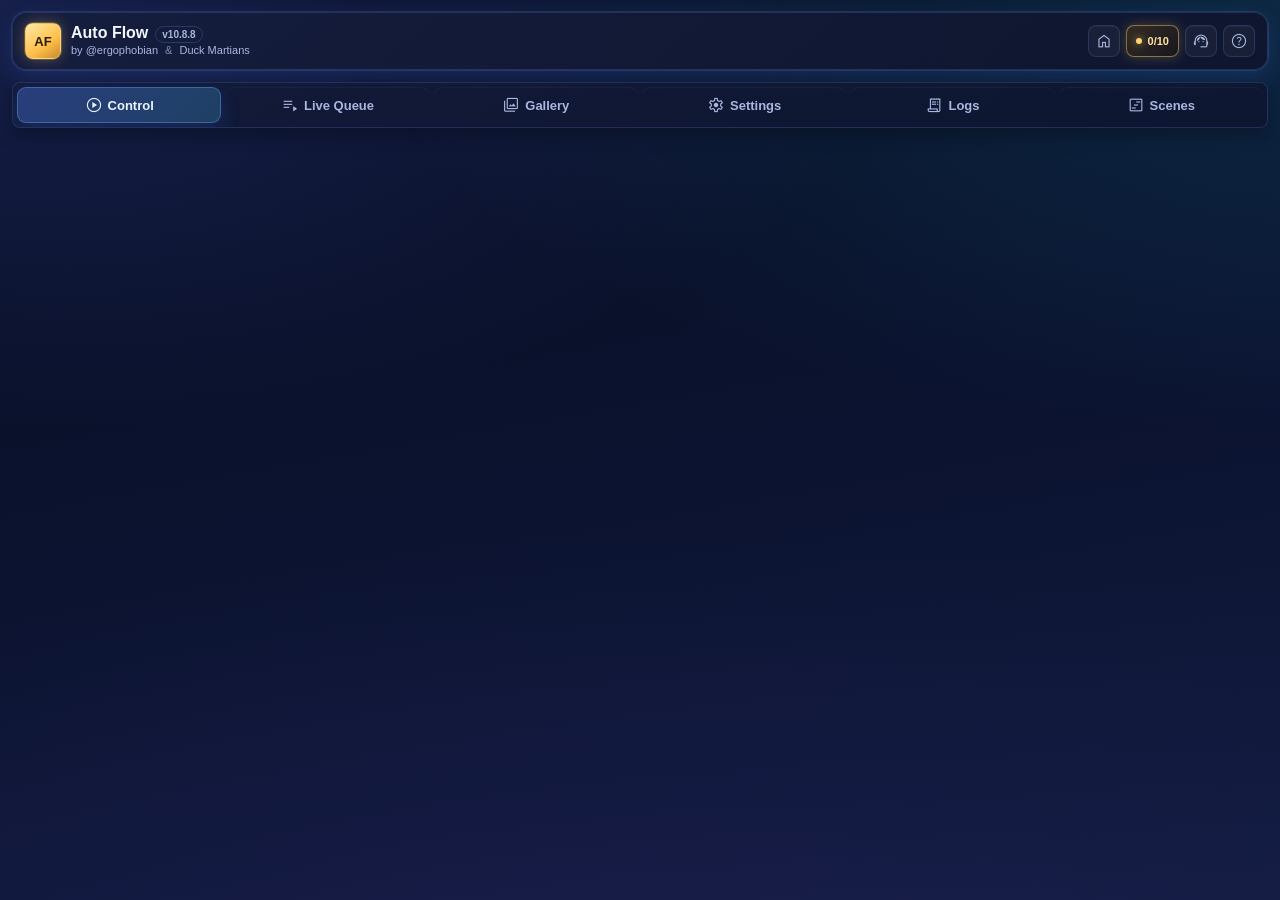
<file: 10.8.8_0/src/sidepanel/index.html>
<!doctype html>
<html lang="en">
  <head>
    <meta charset="utf-8">
    <meta name="viewport" content="width=device-width, initial-scale=1">
    <title>Auto Flow</title>
    <link rel="stylesheet" href="https://fonts.googleapis.com/css2?family=Material+Symbols+Outlined:opsz,wght,FILL,GRAD@24,400,0,0">
    <link rel="stylesheet" href="./styles.css">
    <link rel="stylesheet" href="./styles/wizard.css">
  </head>
  <body>
    <div class="shell">
      <header class="app-header">
        <div class="brand">
          <span class="brand-mark">AF</span>
          <div class="brand-copy">
            <div class="brand-title-row">
              <h1 class="brand-title">Auto Flow</h1>
              <span class="version-pill">v10.8.8</span>
            </div>
            <p class="brand-subtitle">
              by <a href="https://ergophobia.info/" target="_blank" rel="noopener noreferrer">@ergophobian</a>
              <span>&amp;</span>
              <a href="https://duckmartians.info/" target="_blank" rel="noopener noreferrer">Duck Martians</a>
            </p>
          </div>
        </div>
        <div class="header-right">
          <button id="header-home-btn" class="gear-btn" type="button" title="Runtime launcher" aria-label="Runtime launcher">
            <span class="material-symbols-outlined">home</span>
          </button>
          <button id="header-usage-pill" class="header-usage-pill" type="button" title="Prompt usage">
            <span class="usage-dot"></span>
            <span id="header-usage-text">0/10</span>
          </button>
          <div class="support-menu-wrap">
            <button id="header-support-btn" class="gear-btn" type="button" title="Support" aria-label="Support" aria-expanded="false">
              <span class="material-symbols-outlined">support_agent</span>
            </button>
            <div id="support-menu" class="support-menu" role="menu" hidden>
              <button id="support-discord-btn" type="button" role="menuitem">
                <span class="material-symbols-outlined">forum</span>
                Discord
              </button>
              <button id="support-telegram-btn" type="button" role="menuitem">
                <span class="material-symbols-outlined">send</span>
                Telegram
              </button>
            </div>
          </div>
          <button id="help-button" class="gear-btn" type="button" title="Help">
            <span class="material-symbols-outlined">help</span>
          </button>
        </div>
      </header>

      <nav class="tabs" aria-label="Primary">
        <button class="tab-button active" data-route="control" type="button">
          <span class="material-symbols-outlined">play_circle</span>
          Control
        </button>
        <button class="tab-button" data-route="live" type="button">
          <span class="material-symbols-outlined">playlist_play</span>
          Live Queue
        </button>
        <button class="tab-button" data-route="gallery" type="button">
          <span class="material-symbols-outlined">photo_library</span>
          Gallery
        </button>
        <button class="tab-button is-hidden-tab" data-route="history" type="button">
          <span class="material-symbols-outlined">history</span>
          History
        </button>
        <button class="tab-button" data-route="settings" type="button">
          <span class="material-symbols-outlined">settings</span>
          Settings
        </button>
        <button class="tab-button" data-route="logs" type="button">
          <span class="material-symbols-outlined">receipt_long</span>
          Logs
        </button>
        <button class="tab-button" data-route="scenes" type="button">
          <span class="material-symbols-outlined">view_timeline</span>
          Scenes
        </button>
      </nav>

      <main class="tab-content">
        <section id="view-control" class="view active" aria-label="Control"></section>
        <section id="view-live" class="view" aria-label="Live Queue"></section>
        <section id="view-gallery" class="view" aria-label="Gallery"></section>
        <section id="view-history" class="view" aria-label="History"></section>
        <section id="view-settings" class="view" aria-label="Settings"></section>
        <section id="view-logs" class="view" aria-label="Logs"></section>
        <section id="view-scenes" class="view" aria-label="Scenes"></section>
      </main>
    </div>

    <div id="ref-overlay" class="ref-overlay" hidden>
      <div class="ref-overlay-header">
        <strong>Choose Reference Image</strong>
        <button id="ref-import-btn" class="ref-import" type="button">
          <span class="material-symbols-outlined">upload</span>
          Import
        </button>
        <input id="ref-import-input" type="file" accept="image/*" multiple hidden>
        <button id="ref-close" class="ref-close" type="button" title="Close">
          <span class="material-symbols-outlined">close</span>
        </button>
      </div>
      <div class="ref-overlay-body">
        <div class="ref-overlay-empty">Import images to build your saved reference library.</div>
      </div>
    </div>

    <script type="module" src="./app.js"></script>
  </body>
</html>
</file>
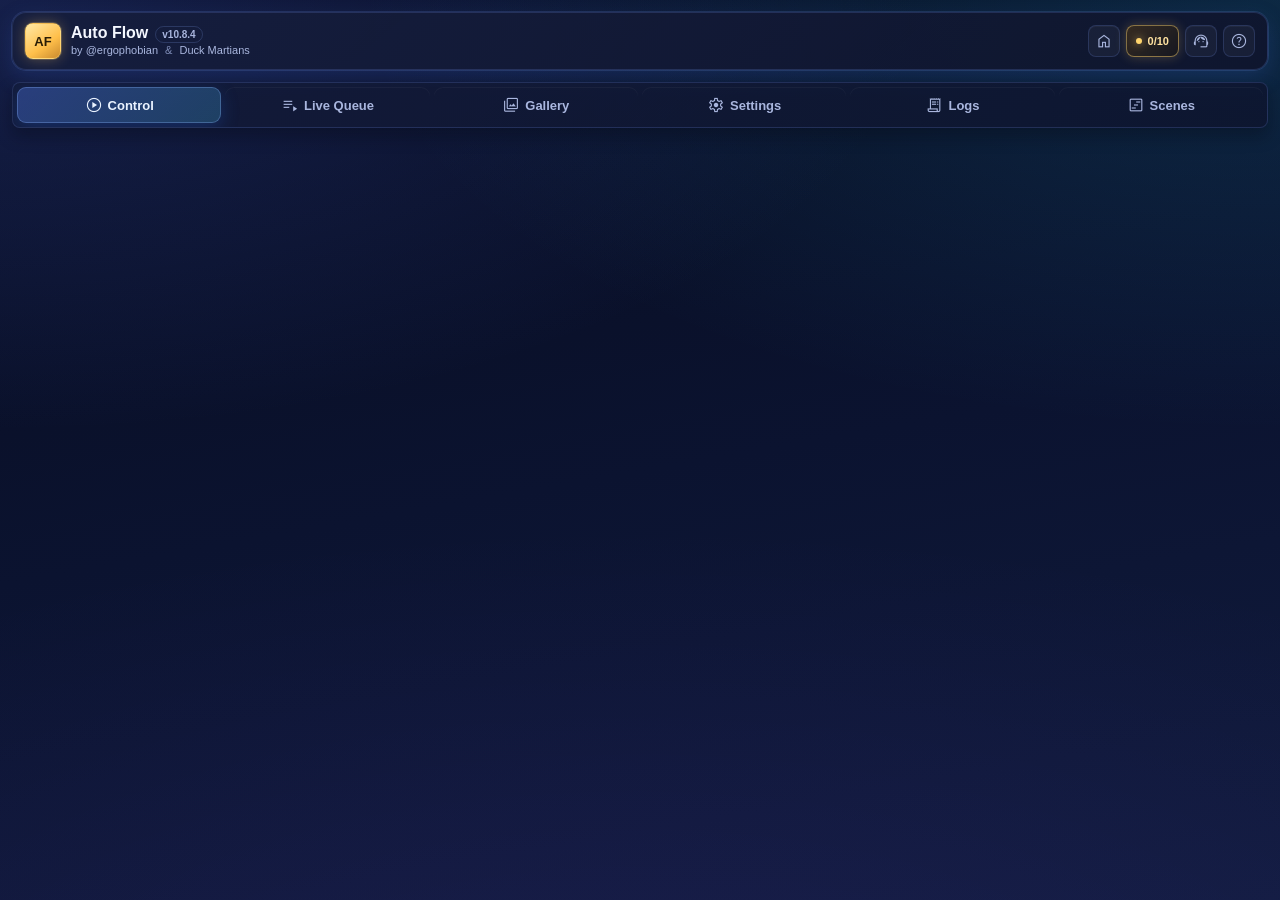
<file: 10.8.8_0/fallbacks/10.8.4/src/sidepanel/index.html>
<!doctype html>
<html lang="en">
  <head>
    <meta charset="utf-8">
    <meta name="viewport" content="width=device-width, initial-scale=1">
    <title>Auto Flow</title>
    <link rel="stylesheet" href="https://fonts.googleapis.com/css2?family=Material+Symbols+Outlined:opsz,wght,FILL,GRAD@24,400,0,0">
    <link rel="stylesheet" href="./styles.css">
    <link rel="stylesheet" href="./styles/wizard.css">
  </head>
  <body>
    <div class="shell">
      <header class="app-header">
        <div class="brand">
          <span class="brand-mark">AF</span>
          <div class="brand-copy">
            <div class="brand-title-row">
              <h1 class="brand-title">Auto Flow</h1>
              <span class="version-pill">v10.8.4</span>
            </div>
            <p class="brand-subtitle">
              by <a href="https://ergophobia.info/" target="_blank" rel="noopener noreferrer">@ergophobian</a>
              <span>&amp;</span>
              <a href="https://duckmartians.info/" target="_blank" rel="noopener noreferrer">Duck Martians</a>
            </p>
          </div>
        </div>
        <div class="header-right">
          <button id="header-home-btn" class="gear-btn" type="button" title="Runtime launcher" aria-label="Runtime launcher">
            <span class="material-symbols-outlined">home</span>
          </button>
          <button id="header-usage-pill" class="header-usage-pill" type="button" title="Prompt usage">
            <span class="usage-dot"></span>
            <span id="header-usage-text">0/10</span>
          </button>
          <div class="support-menu-wrap">
            <button id="header-support-btn" class="gear-btn" type="button" title="Support" aria-label="Support" aria-expanded="false">
              <span class="material-symbols-outlined">support_agent</span>
            </button>
            <div id="support-menu" class="support-menu" role="menu" hidden>
              <button id="support-discord-btn" type="button" role="menuitem">
                <span class="material-symbols-outlined">forum</span>
                Discord
              </button>
              <button id="support-telegram-btn" type="button" role="menuitem">
                <span class="material-symbols-outlined">send</span>
                Telegram
              </button>
            </div>
          </div>
          <button id="help-button" class="gear-btn" type="button" title="Help">
            <span class="material-symbols-outlined">help</span>
          </button>
        </div>
      </header>

      <nav class="tabs" aria-label="Primary">
        <button class="tab-button active" data-route="control" type="button">
          <span class="material-symbols-outlined">play_circle</span>
          Control
        </button>
        <button class="tab-button" data-route="live" type="button">
          <span class="material-symbols-outlined">playlist_play</span>
          Live Queue
        </button>
        <button class="tab-button" data-route="gallery" type="button">
          <span class="material-symbols-outlined">photo_library</span>
          Gallery
        </button>
        <button class="tab-button is-hidden-tab" data-route="history" type="button">
          <span class="material-symbols-outlined">history</span>
          History
        </button>
        <button class="tab-button" data-route="settings" type="button">
          <span class="material-symbols-outlined">settings</span>
          Settings
        </button>
        <button class="tab-button" data-route="logs" type="button">
          <span class="material-symbols-outlined">receipt_long</span>
          Logs
        </button>
        <button class="tab-button" data-route="scenes" type="button">
          <span class="material-symbols-outlined">view_timeline</span>
          Scenes
        </button>
      </nav>

      <main class="tab-content">
        <section id="view-control" class="view active" aria-label="Control"></section>
        <section id="view-live" class="view" aria-label="Live Queue"></section>
        <section id="view-gallery" class="view" aria-label="Gallery"></section>
        <section id="view-history" class="view" aria-label="History"></section>
        <section id="view-settings" class="view" aria-label="Settings"></section>
        <section id="view-logs" class="view" aria-label="Logs"></section>
        <section id="view-scenes" class="view" aria-label="Scenes"></section>
      </main>
    </div>

    <div id="ref-overlay" class="ref-overlay" hidden>
      <div class="ref-overlay-header">
        <strong>Choose Reference Image</strong>
        <button id="ref-import-btn" class="ref-import" type="button">
          <span class="material-symbols-outlined">upload</span>
          Import
        </button>
        <input id="ref-import-input" type="file" accept="image/*" multiple hidden>
        <button id="ref-close" class="ref-close" type="button" title="Close">
          <span class="material-symbols-outlined">close</span>
        </button>
      </div>
      <div class="ref-overlay-body">
        <div class="ref-overlay-empty">Import images to build your saved reference library.</div>
      </div>
    </div>

    <script type="module" src="./app.js"></script>
  </body>
</html>
</file>
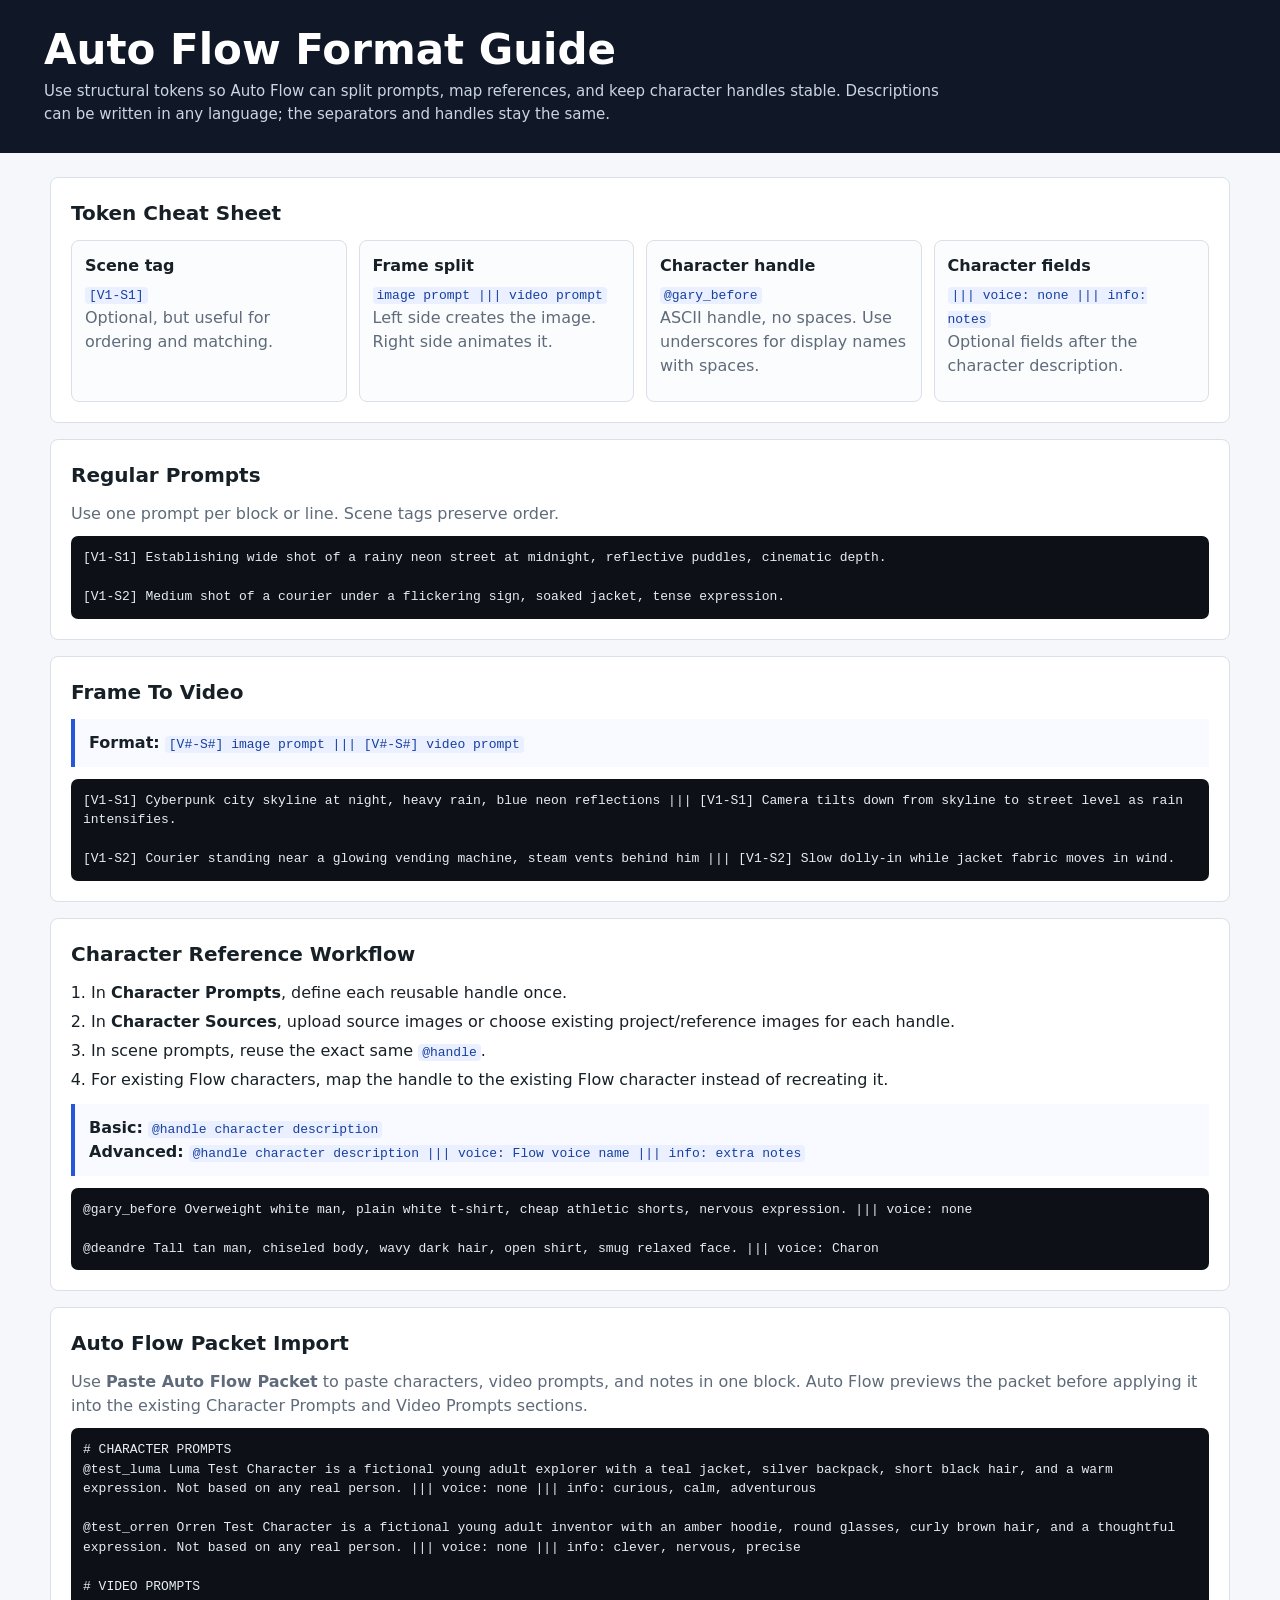
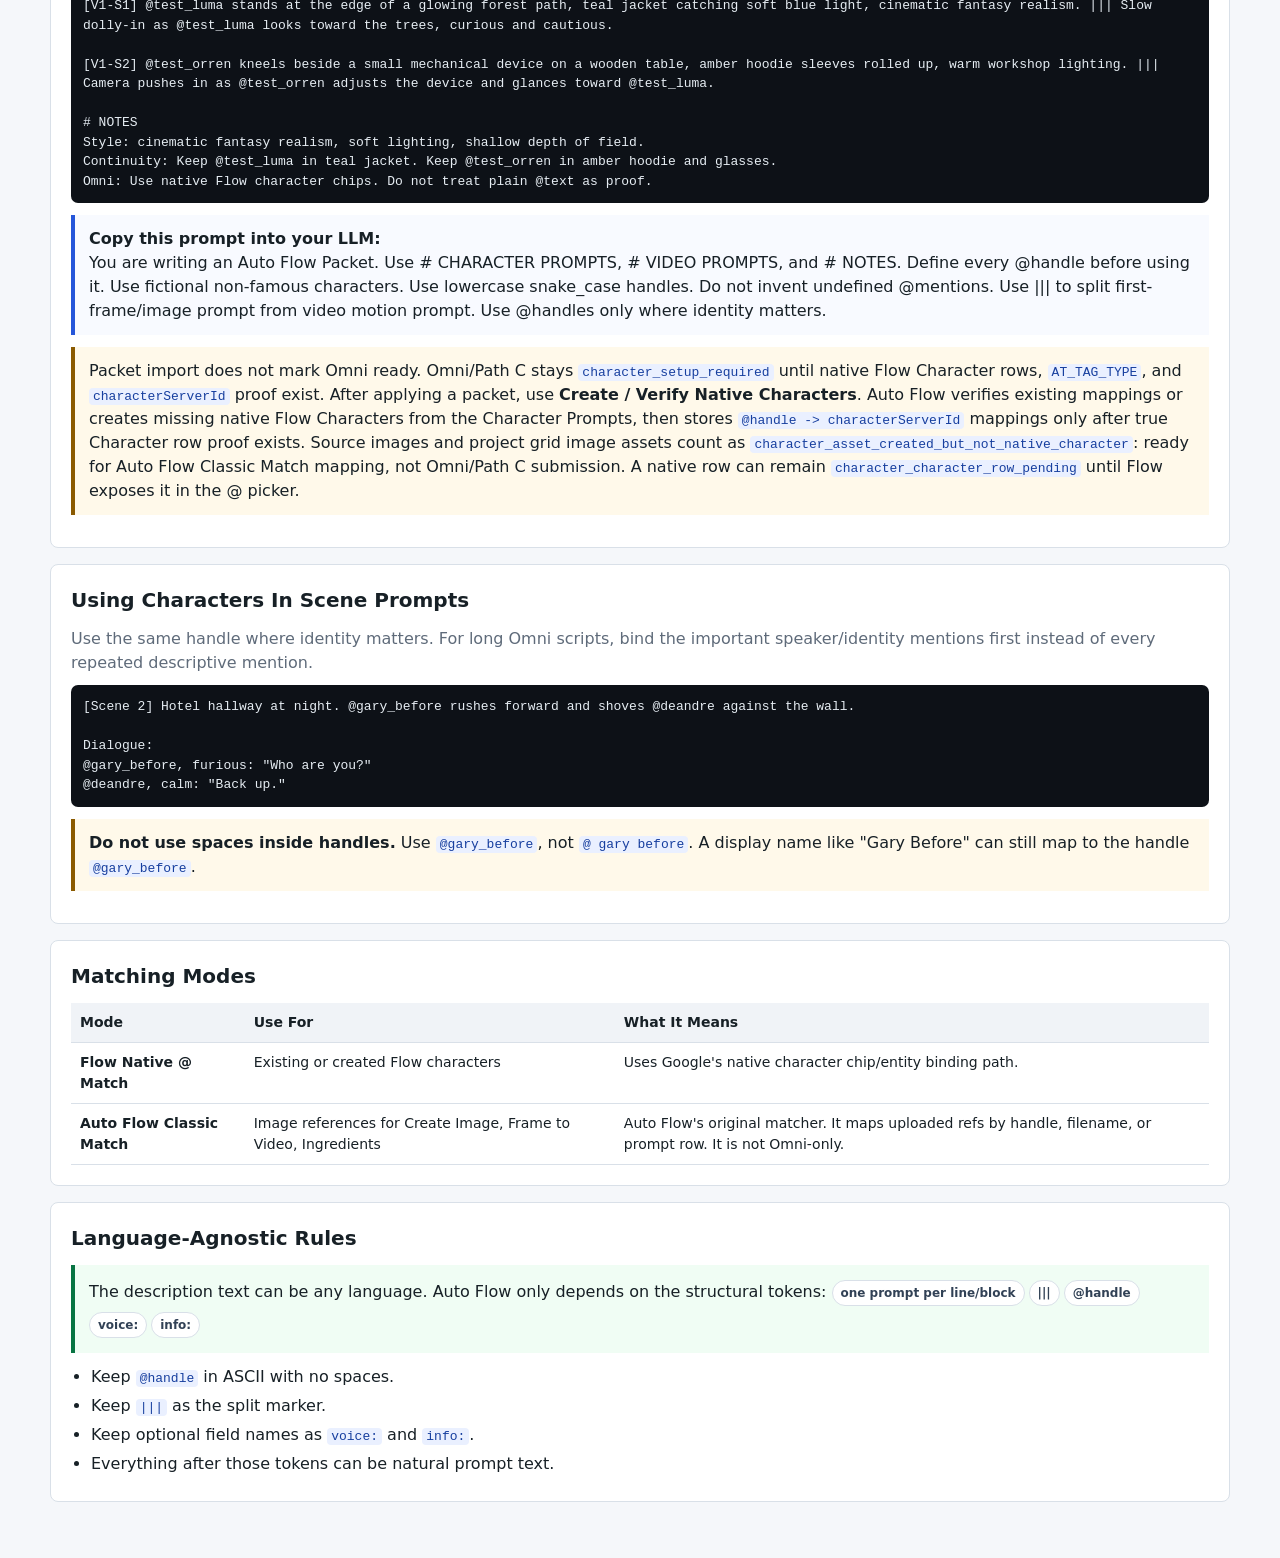
<file: 10.8.8_0/sample_prompt_formats.html>
<!doctype html>
<html lang="en">
<head>
  <meta charset="utf-8">
  <meta name="viewport" content="width=device-width, initial-scale=1">
  <title>Auto Flow Format Guide</title>
  <style>
    :root {
      color-scheme: light;
      --ink: #172026;
      --muted: #5f6b7a;
      --line: #d9e0e8;
      --panel: #ffffff;
      --soft: #f5f7fa;
      --accent: #2656d9;
      --accent-soft: #eaf0ff;
      --ok: #087443;
      --warn: #8a5a00;
      font-family: Inter, ui-sans-serif, system-ui, -apple-system, BlinkMacSystemFont, "Segoe UI", sans-serif;
    }
    body {
      margin: 0;
      background: var(--soft);
      color: var(--ink);
      line-height: 1.5;
    }
    header {
      background: #101827;
      color: #fff;
      padding: 28px clamp(18px, 4vw, 44px);
    }
    header h1 {
      margin: 0 0 8px;
      font-size: clamp(26px, 4vw, 42px);
      line-height: 1.05;
      letter-spacing: 0;
    }
    header p {
      max-width: 900px;
      margin: 0;
      color: #cbd5e1;
      font-size: 15px;
    }
    main {
      max-width: 1180px;
      margin: 0 auto;
      padding: 24px clamp(14px, 3vw, 28px) 40px;
    }
    section {
      background: var(--panel);
      border: 1px solid var(--line);
      border-radius: 8px;
      padding: 20px;
      margin: 0 0 16px;
    }
    h2 {
      margin: 0 0 12px;
      font-size: 20px;
      letter-spacing: 0;
    }
    h3 {
      margin: 18px 0 8px;
      font-size: 15px;
    }
    p {
      margin: 0 0 10px;
      color: var(--muted);
    }
    code, pre {
      font-family: ui-monospace, SFMono-Regular, Menlo, Consolas, monospace;
      font-size: 13px;
    }
    code {
      background: var(--accent-soft);
      color: #173f9f;
      padding: 1px 4px;
      border-radius: 4px;
    }
    pre {
      margin: 10px 0 0;
      padding: 12px;
      background: #0d1117;
      color: #e6edf3;
      border-radius: 7px;
      overflow-x: auto;
      white-space: pre-wrap;
    }
    ul, ol {
      margin: 8px 0 0 20px;
      padding: 0;
    }
    li {
      margin: 5px 0;
    }
    .grid {
      display: grid;
      grid-template-columns: repeat(auto-fit, minmax(240px, 1fr));
      gap: 12px;
    }
    .card {
      border: 1px solid var(--line);
      border-radius: 8px;
      padding: 13px;
      background: #fbfcfe;
    }
    .card strong {
      display: block;
      margin-bottom: 4px;
    }
    .pill {
      display: inline-block;
      border: 1px solid var(--line);
      border-radius: 999px;
      padding: 3px 8px;
      margin: 3px 4px 3px 0;
      background: #fff;
      color: #314155;
      font-size: 12px;
      font-weight: 650;
    }
    .syntax {
      border-left: 4px solid var(--accent);
      background: #f8faff;
      padding: 12px 14px;
      margin: 12px 0;
    }
    .warning {
      border-left: 4px solid var(--warn);
      background: #fff9ea;
      padding: 12px 14px;
      margin: 12px 0;
    }
    .ok {
      border-left: 4px solid var(--ok);
      background: #f0fdf4;
      padding: 12px 14px;
      margin: 12px 0;
    }
    table {
      width: 100%;
      border-collapse: collapse;
      font-size: 14px;
      margin-top: 10px;
    }
    th, td {
      text-align: left;
      vertical-align: top;
      border-bottom: 1px solid var(--line);
      padding: 9px;
    }
    th {
      background: #f0f3f7;
      font-weight: 700;
    }
  </style>
</head>
<body>
  <header>
    <h1>Auto Flow Format Guide</h1>
    <p>Use structural tokens so Auto Flow can split prompts, map references, and keep character handles stable. Descriptions can be written in any language; the separators and handles stay the same.</p>
  </header>
  <main>
    <section>
      <h2>Token Cheat Sheet</h2>
      <div class="grid">
        <div class="card"><strong>Scene tag</strong><code>[V1-S1]</code><p>Optional, but useful for ordering and matching.</p></div>
        <div class="card"><strong>Frame split</strong><code>image prompt ||| video prompt</code><p>Left side creates the image. Right side animates it.</p></div>
        <div class="card"><strong>Character handle</strong><code>@gary_before</code><p>ASCII handle, no spaces. Use underscores for display names with spaces.</p></div>
        <div class="card"><strong>Character fields</strong><code>||| voice: none ||| info: notes</code><p>Optional fields after the character description.</p></div>
      </div>
    </section>

    <section>
      <h2>Regular Prompts</h2>
      <p>Use one prompt per block or line. Scene tags preserve order.</p>
      <pre>[V1-S1] Establishing wide shot of a rainy neon street at midnight, reflective puddles, cinematic depth.

[V1-S2] Medium shot of a courier under a flickering sign, soaked jacket, tense expression.</pre>
    </section>

    <section>
      <h2>Frame To Video</h2>
      <div class="syntax">
        <strong>Format:</strong> <code>[V#-S#] image prompt ||| [V#-S#] video prompt</code>
      </div>
      <pre>[V1-S1] Cyberpunk city skyline at night, heavy rain, blue neon reflections ||| [V1-S1] Camera tilts down from skyline to street level as rain intensifies.

[V1-S2] Courier standing near a glowing vending machine, steam vents behind him ||| [V1-S2] Slow dolly-in while jacket fabric moves in wind.</pre>
    </section>

    <section>
      <h2>Character Reference Workflow</h2>
      <ol>
        <li>In <strong>Character Prompts</strong>, define each reusable handle once.</li>
        <li>In <strong>Character Sources</strong>, upload source images or choose existing project/reference images for each handle.</li>
        <li>In scene prompts, reuse the exact same <code>@handle</code>.</li>
        <li>For existing Flow characters, map the handle to the existing Flow character instead of recreating it.</li>
      </ol>
      <div class="syntax">
        <strong>Basic:</strong> <code>@handle character description</code><br>
        <strong>Advanced:</strong> <code>@handle character description ||| voice: Flow voice name ||| info: extra notes</code>
      </div>
      <pre>@gary_before Overweight white man, plain white t-shirt, cheap athletic shorts, nervous expression. ||| voice: none

@deandre Tall tan man, chiseled body, wavy dark hair, open shirt, smug relaxed face. ||| voice: Charon</pre>
    </section>

    <section>
      <h2>Auto Flow Packet Import</h2>
      <p>Use <strong>Paste Auto Flow Packet</strong> to paste characters, video prompts, and notes in one block. Auto Flow previews the packet before applying it into the existing Character Prompts and Video Prompts sections.</p>
      <pre># CHARACTER PROMPTS
@test_luma Luma Test Character is a fictional young adult explorer with a teal jacket, silver backpack, short black hair, and a warm expression. Not based on any real person. ||| voice: none ||| info: curious, calm, adventurous

@test_orren Orren Test Character is a fictional young adult inventor with an amber hoodie, round glasses, curly brown hair, and a thoughtful expression. Not based on any real person. ||| voice: none ||| info: clever, nervous, precise

# VIDEO PROMPTS
[V1-S1] @test_luma stands at the edge of a glowing forest path, teal jacket catching soft blue light, cinematic fantasy realism. ||| Slow dolly-in as @test_luma looks toward the trees, curious and cautious.

[V1-S2] @test_orren kneels beside a small mechanical device on a wooden table, amber hoodie sleeves rolled up, warm workshop lighting. ||| Camera pushes in as @test_orren adjusts the device and glances toward @test_luma.

# NOTES
Style: cinematic fantasy realism, soft lighting, shallow depth of field.
Continuity: Keep @test_luma in teal jacket. Keep @test_orren in amber hoodie and glasses.
Omni: Use native Flow character chips. Do not treat plain @text as proof.</pre>
      <div class="syntax">
        <strong>Copy this prompt into your LLM:</strong><br>
        You are writing an Auto Flow Packet. Use # CHARACTER PROMPTS, # VIDEO PROMPTS, and # NOTES. Define every @handle before using it. Use fictional non-famous characters. Use lowercase snake_case handles. Do not invent undefined @mentions. Use ||| to split first-frame/image prompt from video motion prompt. Use @handles only where identity matters.
      </div>
      <div class="warning">
        Packet import does not mark Omni ready. Omni/Path C stays <code>character_setup_required</code> until native Flow Character rows, <code>AT_TAG_TYPE</code>, and <code>characterServerId</code> proof exist.
        After applying a packet, use <strong>Create / Verify Native Characters</strong>. Auto Flow verifies existing mappings or creates missing native Flow Characters from the Character Prompts, then stores <code>@handle -&gt; characterServerId</code> mappings only after true Character row proof exists.
        Source images and project grid image assets count as <code>character_asset_created_but_not_native_character</code>: ready for Auto Flow Classic Match mapping, not Omni/Path C submission. A native row can remain <code>character_character_row_pending</code> until Flow exposes it in the @ picker.
      </div>
    </section>

    <section>
      <h2>Using Characters In Scene Prompts</h2>
      <p>Use the same handle where identity matters. For long Omni scripts, bind the important speaker/identity mentions first instead of every repeated descriptive mention.</p>
      <pre>[Scene 2] Hotel hallway at night. @gary_before rushes forward and shoves @deandre against the wall.

Dialogue:
@gary_before, furious: "Who are you?"
@deandre, calm: "Back up."</pre>
      <div class="warning">
        <strong>Do not use spaces inside handles.</strong> Use <code>@gary_before</code>, not <code>@ gary before</code>. A display name like "Gary Before" can still map to the handle <code>@gary_before</code>.
      </div>
    </section>

    <section>
      <h2>Matching Modes</h2>
      <table>
        <thead><tr><th>Mode</th><th>Use For</th><th>What It Means</th></tr></thead>
        <tbody>
          <tr>
            <td><strong>Flow Native @ Match</strong></td>
            <td>Existing or created Flow characters</td>
            <td>Uses Google's native character chip/entity binding path.</td>
          </tr>
          <tr>
            <td><strong>Auto Flow Classic Match</strong></td>
            <td>Image references for Create Image, Frame to Video, Ingredients</td>
            <td>Auto Flow's original matcher. It maps uploaded refs by handle, filename, or prompt row. It is not Omni-only.</td>
          </tr>
        </tbody>
      </table>
    </section>

    <section>
      <h2>Language-Agnostic Rules</h2>
      <div class="ok">
        The description text can be any language. Auto Flow only depends on the structural tokens: <span class="pill">one prompt per line/block</span><span class="pill">|||</span><span class="pill">@handle</span><span class="pill">voice:</span><span class="pill">info:</span>
      </div>
      <ul>
        <li>Keep <code>@handle</code> in ASCII with no spaces.</li>
        <li>Keep <code>|||</code> as the split marker.</li>
        <li>Keep optional field names as <code>voice:</code> and <code>info:</code>.</li>
        <li>Everything after those tokens can be natural prompt text.</li>
      </ul>
    </section>
  </main>
</body>
</html>
</file>
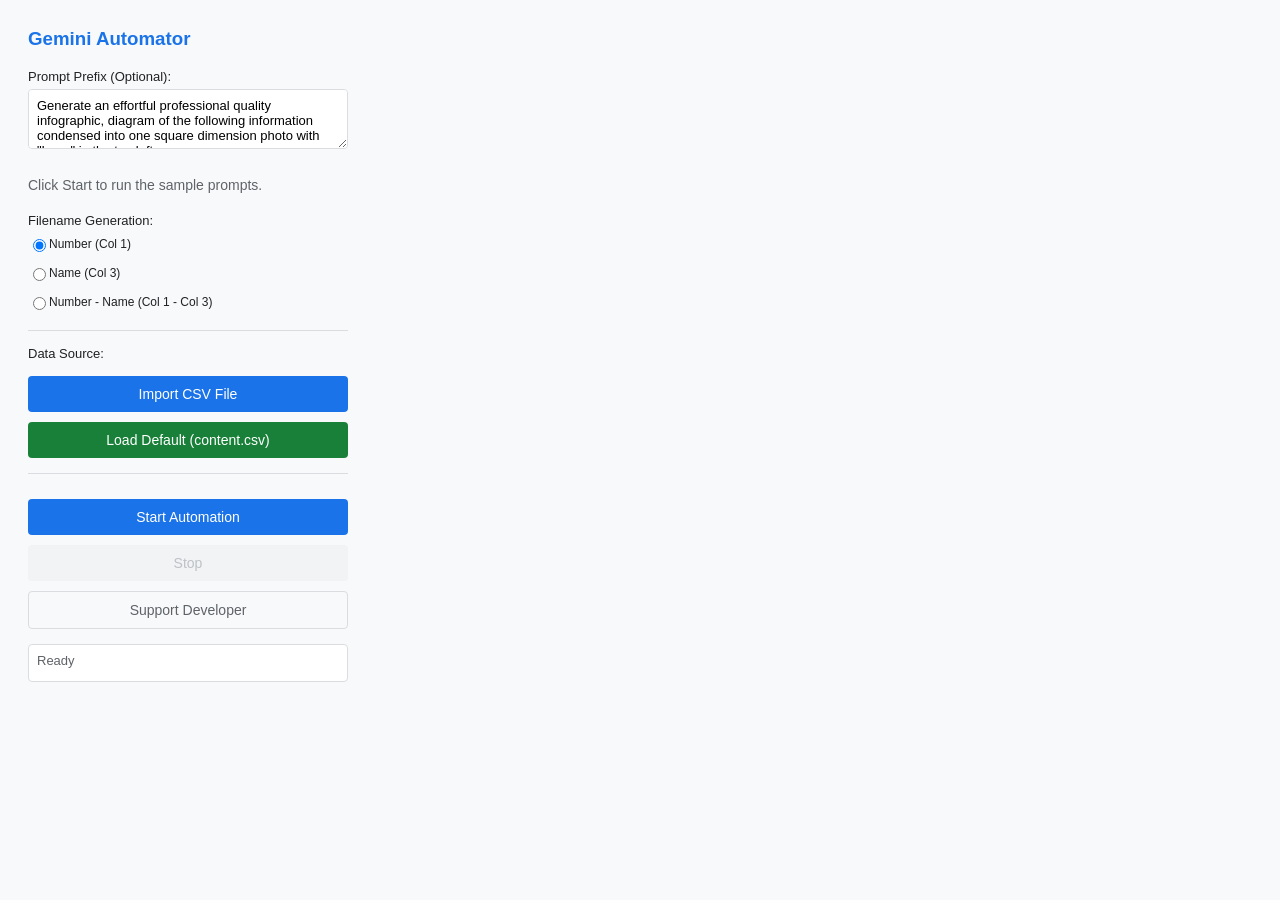
<file: Gemini Automator 1.2/popup.html>
<!DOCTYPE html>
<html>

<head>
  <title>Gemini Automator</title>
  <style>
    body {
      width: 320px;
      padding: 20px;
      font-family: 'Segoe UI', Tahoma, Geneva, Verdana, sans-serif;
      background-color: #f8f9fa;
      color: #202124;
    }

    h3 {
      margin-top: 0;
      color: #1a73e8;
      display: flex;
      align-items: center;
      gap: 10px;
    }

    p {
      font-size: 14px;
      color: #5f6368;
      margin-bottom: 20px;
    }

    button {
      width: 100%;
      margin-top: 10px;
      padding: 10px 16px;
      cursor: pointer;
      border: none;
      border-radius: 4px;
      font-weight: 500;
      font-size: 14px;
      transition: background-color 0.2s;
    }

    #startBtn {
      background-color: #1a73e8;
      color: white;
    }

    #startBtn:hover {
      background-color: #1557b0;
    }

    #startBtn:disabled {
      background-color: #dadce0;
      color: #80868b;
      cursor: default;
    }

    #stopBtn {
      background-color: #fce8e6;
      color: #c5221f;
      margin-top: 10px;
    }

    #stopBtn:hover {
      background-color: #fad2cf;
    }

    #stopBtn:disabled {
      background-color: #f1f3f4;
      color: #bdc1c6;
      cursor: default;
    }

    #status {
      margin-top: 15px;
      font-size: 13px;
      color: #5f6368;
      padding: 8px;
      background: white;
      border-radius: 4px;
      border: 1px solid #dadce0;
      min-height: 20px;
    }

    textarea {
      width: 100%;
      height: 60px;
      margin-bottom: 10px;
      padding: 8px;
      border: 1px solid #dadce0;
      border-radius: 4px;
      font-family: inherit;
      font-size: 13px;
      resize: vertical;
      box-sizing: border-box;
    }

    label {
      display: block;
      margin-bottom: 5px;
      font-size: 13px;
      font-weight: 500;
      color: #202124;
    }
  </style>
</head>

<body>
  <h3>Gemini Automator</h3>

  <label for="prefixInput">Prompt Prefix (Optional):</label>
  <textarea id="prefixInput"
    placeholder="e.g., Generate a professional infographic...">Generate an effortful professional quality infographic, diagram of the following information condensed into one square dimension photo with "Logo" in the top left corner: </textarea>

  <p>Click Start to run the sample prompts.</p>

  <div style="margin-bottom: 15px; border-bottom: 1px solid #dadce0; padding-bottom: 15px;">
    <label>Filename Generation:</label>
    <div style="display: flex; flex-direction: column; gap: 8px; margin-top: 8px;">
      <label style="font-weight: normal; font-size: 12px; display: flex; align-items: center;">
        <input type="radio" name="filenameMode" value="number" checked>
        Number (Col 1)
      </label>
      <label style="font-weight: normal; font-size: 12px; display: flex; align-items: center;">
        <input type="radio" name="filenameMode" value="name">
        Name (Col 3)
      </label>
      <label style="font-weight: normal; font-size: 12px; display: flex; align-items: center;">
        <input type="radio" name="filenameMode" value="number_name">
        Number - Name (Col 1 - Col 3)
      </label>
    </div>
  </div>

  <div style="margin-bottom: 15px; border-bottom: 1px solid #dadce0; padding-bottom: 15px;">
    <label>Data Source:</label>
    <button id="importBtn" style="background-color: #1a73e8; color: white;">Import CSV File</button>
    <input type="file" id="csvFile" accept=".csv" style="display: none;">
    <button id="loadDefaultBtn" style="background-color: #188038; color: white;">Load Default (content.csv)</button>
  </div>

  <button id="startBtn">Start Automation</button>
  <button id="stopBtn" disabled>Stop</button>
  <button id="supportBtn"
    style="background-color: #f8f9fa; color: #5f6368; border: 1px solid #dadce0; margin-top: 10px;">Support
    Developer</button>
  <div id="status">Ready</div>
  <div id="preview" style="margin-top: 15px; border-top: 1px solid #dadce0; padding-top: 10px; display: none;">
    <label>Queue Preview:</label>
    <div id="previewList" style="font-size: 12px; color: #5f6368; max-height: 150px; overflow-y: auto;"></div>
  </div>
  <script src="popup.js"></script>
</body>

</html>
</file>
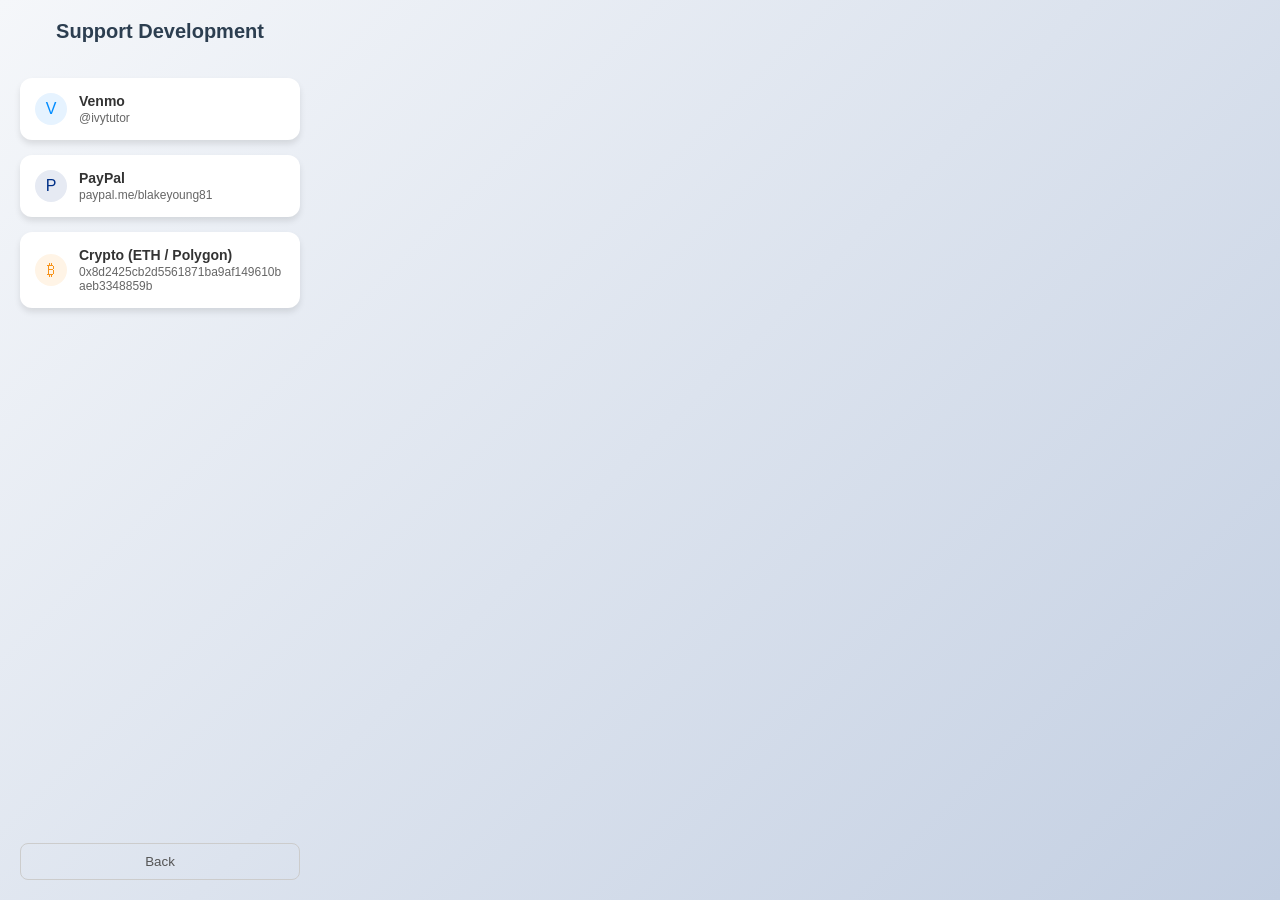
<file: Gemini Automator 1.2/support.html>
<!DOCTYPE html>
<html lang="en">

<head>
    <meta charset="UTF-8">
    <title>Support Developer</title>
    <style>
        body {
            width: 320px;
            padding: 0;
            margin: 0;
            font-family: 'Segoe UI', Tahoma, Geneva, Verdana, sans-serif;
            background: linear-gradient(135deg, #f5f7fa 0%, #c3cfe2 100%);
            color: #333;
            display: flex;
            flex-direction: column;
            height: 100vh;
        }

        .container {
            padding: 20px;
            flex: 1;
            display: flex;
            flex-direction: column;
            gap: 15px;
        }

        h3 {
            margin-top: 0;
            color: #2c3e50;
            text-align: center;
            margin-bottom: 20px;
            font-size: 20px;
        }

        .card {
            background: white;
            border-radius: 12px;
            padding: 15px;
            box-shadow: 0 4px 6px rgba(0, 0, 0, 0.1);
            transition: transform 0.2s, box-shadow 0.2s;
            cursor: pointer;
            text-decoration: none;
            color: inherit;
            display: flex;
            align-items: center;
            gap: 12px;
        }

        .card:hover {
            transform: translateY(-2px);
            box-shadow: 0 6px 12px rgba(0, 0, 0, 0.15);
        }

        .icon {
            width: 32px;
            height: 32px;
            border-radius: 50%;
            display: flex;
            align-items: center;
            justify-content: center;
            font-size: 16px;
            background: #f0f2f5;
        }

        .venmo {
            color: #008CFF;
            background: #e6f3ff;
        }

        .paypal {
            color: #003087;
            background: #e6eaf3;
        }

        .crypto {
            color: #F7931A;
            background: #fff4e6;
        }

        .details {
            flex: 1;
        }

        .label {
            font-weight: 600;
            font-size: 14px;
            margin-bottom: 2px;
        }

        .value {
            font-size: 12px;
            color: #666;
            word-break: break-all;
        }

        .back-btn {
            margin-top: auto;
            background: transparent;
            border: 1px solid #ccc;
            padding: 10px;
            border-radius: 8px;
            width: 100%;
            cursor: pointer;
            font-weight: 500;
            color: #555;
            transition: all 0.2s;
        }

        .back-btn:hover {
            background: #eee;
            color: #333;
        }
    </style>
</head>

<body>
    <div class="container">
        <h3>Support Development</h3>

        <a href="https://venmo.com/u/ivytutor" target="_blank" class="card">
            <div class="icon venmo">V</div>
            <div class="details">
                <div class="label">Venmo</div>
                <div class="value">@ivytutor</div>
            </div>
        </a>

        <a href="https://paypal.me/blakeyoung81" target="_blank" class="card">
            <div class="icon paypal">P</div>
            <div class="details">
                <div class="label">PayPal</div>
                <div class="value">paypal.me/blakeyoung81</div>
            </div>
        </a>

        <div class="card" onclick="copyCrypto()">
            <div class="icon crypto">₿</div>
            <div class="details">
                <div class="label">Crypto (ETH / Polygon)</div>
                <div class="value">0x8d2425cb2d5561871ba9af149610baeb3348859b</div>
            </div>
        </div>

        <button class="back-btn" id="backBtn">Back</button>
    </div>

    <script>
        document.getElementById('backBtn').addEventListener('click', () => {
            window.location.href = 'popup.html';
        });

        function copyCrypto() {
            navigator.clipboard.writeText('0x8d2425cb2d5561871ba9af149610baeb3348859b');

            const originalText = document.querySelector('.icon.crypto').innerText;
            document.querySelector('.icon.crypto').innerText = '✓';

            setTimeout(() => {
                document.querySelector('.icon.crypto').innerText = originalText;
            }, 1500);
        }
    </script>
</body>

</html>
</file>
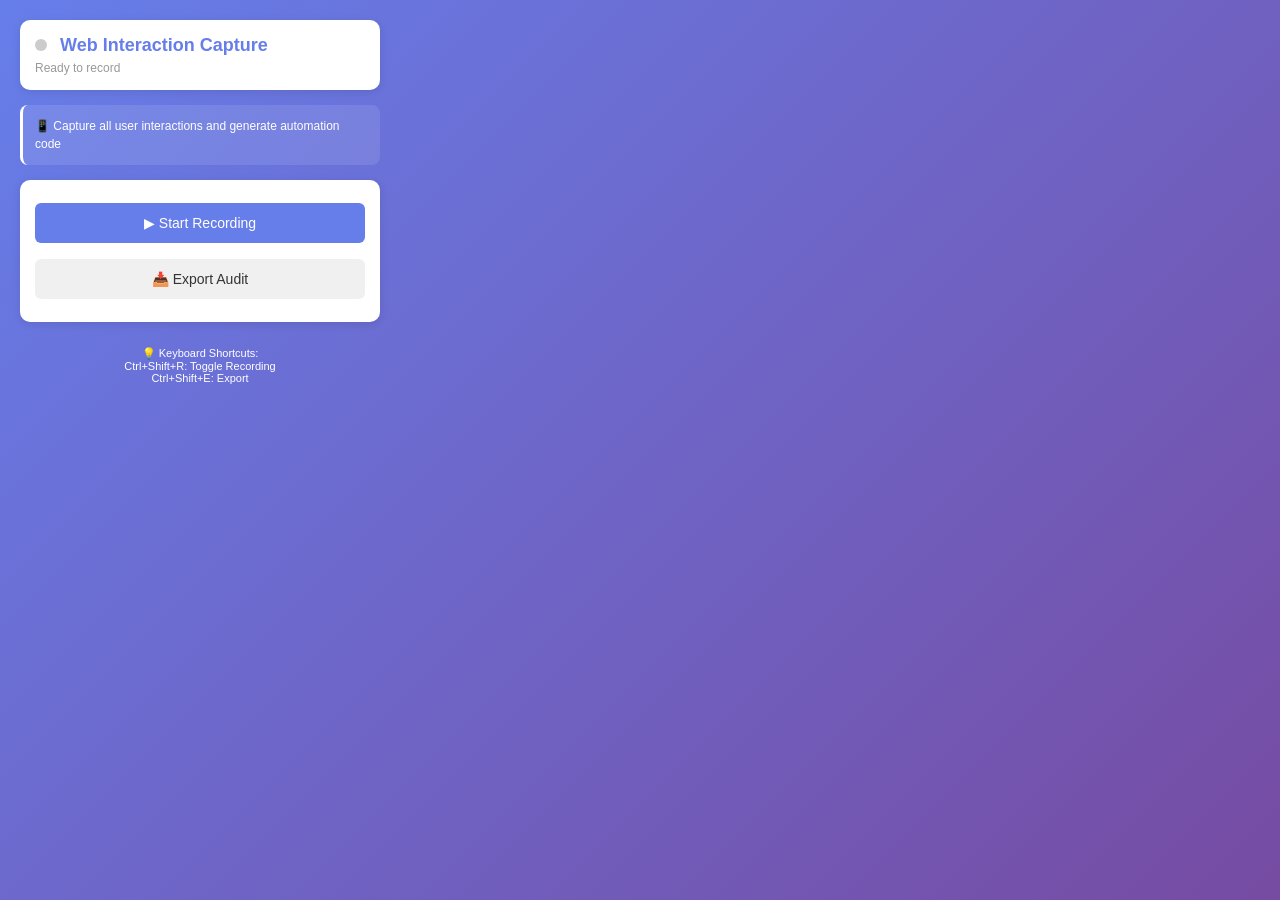
<file: WebInteractionCapture/popup/popup.html>
<!DOCTYPE html>
<html lang="en">
<head>
  <meta charset="UTF-8" />
  <meta name="viewport" content="width=device-width, initial-scale=1.0" />
  <title>Web Interaction Capture</title>
  <style>
    * {
      margin: 0;
      padding: 0;
      box-sizing: border-box;
    }

    body {
      width: 400px;
      font-family: -apple-system, BlinkMacSystemFont, 'Segoe UI', Roboto, Oxygen,
        Ubuntu, Cantarell, sans-serif;
      background: linear-gradient(135deg, #667eea 0%, #764ba2 100%);
      color: #333;
    }

    .container {
      padding: 20px;
      min-height: 100vh;
    }

    .header {
      background: white;
      padding: 15px;
      border-radius: 10px;
      margin-bottom: 15px;
      box-shadow: 0 2px 8px rgba(0, 0, 0, 0.1);
    }

    .header h1 {
      font-size: 18px;
      margin-bottom: 5px;
      color: #667eea;
    }

    .header p {
      font-size: 12px;
      color: #999;
    }

    .status-indicator {
      display: inline-block;
      width: 12px;
      height: 12px;
      border-radius: 50%;
      margin-right: 8px;
      background: #ccc;
    }

    .status-indicator.recording {
      background: #ff4444;
      animation: pulse 1s infinite;
    }

    @keyframes pulse {
      0%,
      100% {
        opacity: 1;
      }
      50% {
        opacity: 0.5;
      }
    }

    .controls {
      background: white;
      padding: 15px;
      border-radius: 10px;
      margin-bottom: 15px;
      box-shadow: 0 2px 8px rgba(0, 0, 0, 0.1);
    }

    .button {
      width: 100%;
      padding: 12px;
      margin: 8px 0;
      border: none;
      border-radius: 6px;
      font-size: 14px;
      font-weight: 500;
      cursor: pointer;
      transition: all 0.3s ease;
    }

    .button-primary {
      background: #667eea;
      color: white;
    }

    .button-primary:hover {
      background: #5568d3;
      transform: translateY(-2px);
      box-shadow: 0 4px 12px rgba(102, 126, 234, 0.4);
    }

    .button-danger {
      background: #ff4444;
      color: white;
    }

    .button-danger:hover {
      background: #dd3333;
    }

    .button-secondary {
      background: #f0f0f0;
      color: #333;
    }

    .button-secondary:hover {
      background: #e0e0e0;
    }

    .stats {
      background: white;
      padding: 15px;
      border-radius: 10px;
      margin-bottom: 15px;
      font-size: 13px;
    }

    .stat-row {
      display: flex;
      justify-content: space-between;
      margin: 8px 0;
      padding: 8px 0;
      border-bottom: 1px solid #f0f0f0;
    }

    .stat-label {
      color: #999;
      font-weight: 500;
    }

    .stat-value {
      color: #667eea;
      font-weight: 700;
    }

    .export-menu {
      background: white;
      padding: 15px;
      border-radius: 10px;
      margin-bottom: 15px;
      display: none;
    }

    .export-menu.active {
      display: block;
    }

    .export-button {
      width: 100%;
      padding: 10px;
      margin: 6px 0;
      border: 1px solid #667eea;
      background: white;
      color: #667eea;
      border-radius: 6px;
      cursor: pointer;
      font-size: 13px;
      font-weight: 500;
      transition: all 0.2s;
    }

    .export-button:hover {
      background: #667eea;
      color: white;
    }

    .info-box {
      background: rgba(255, 255, 255, 0.1);
      color: white;
      padding: 12px;
      border-radius: 8px;
      font-size: 12px;
      line-height: 1.5;
      margin-bottom: 15px;
      border-left: 3px solid white;
    }

    .technologies {
      background: white;
      padding: 15px;
      border-radius: 10px;
      margin-bottom: 15px;
      font-size: 12px;
    }

    .tech-badge {
      display: inline-block;
      background: #667eea;
      color: white;
      padding: 4px 8px;
      border-radius: 4px;
      margin: 4px 4px 4px 0;
      font-size: 11px;
      font-weight: 500;
    }

    .tech-badge.detected {
      background: #4caf50;
    }

    .footer {
      color: white;
      text-align: center;
      font-size: 11px;
      padding-top: 10px;
    }

    .footer a {
      color: white;
      text-decoration: none;
    }
  </style>
</head>
<body>
  <div class="container">
    <div class="header">
      <h1>
        <span class="status-indicator" id="statusIndicator"></span>
        Web Interaction Capture
      </h1>
      <p id="statusText">Ready to record</p>
    </div>

    <div class="info-box">
      📱 Capture all user interactions and generate automation code
    </div>

    <div class="controls">
      <button class="button button-primary" id="recordBtn">▶ Start Recording</button>
      <button class="button button-danger" id="stopBtn" style="display: none">
        ⏹ Stop Recording
      </button>
      <button class="button button-secondary" id="exportBtn">📥 Export Audit</button>
    </div>

    <div class="stats" id="stats" style="display: none">
      <div class="stat-row">
        <span class="stat-label">Interactions Captured:</span>
        <span class="stat-value" id="interactionCount">0</span>
      </div>
      <div class="stat-row">
        <span class="stat-label">Duration:</span>
        <span class="stat-value" id="duration">0s</span>
      </div>
      <div class="stat-row">
        <span class="stat-label">DOM Mutations:</span>
        <span class="stat-value" id="mutationCount">0</span>
      </div>
      <div class="stat-row">
        <span class="stat-label">Network Events:</span>
        <span class="stat-value" id="networkCount">0</span>
      </div>
    </div>

    <div class="technologies" id="technologies" style="display: none">
      <strong>Technologies Detected:</strong>
      <div id="techList"></div>
    </div>

    <div class="export-menu" id="exportMenu">
      <button class="export-button" id="exportMarkdown">📄 Export as Markdown</button>
      <button class="export-button" id="exportJSON">🔗 Export as JSON</button>
      <button class="export-button" id="exportCSV">📊 Export as CSV</button>
      <button class="export-button" id="exportYAML">📋 Export as YAML</button>
    </div>

    <div class="footer">
      <p>
        💡 Keyboard Shortcuts:<br />
        Ctrl+Shift+R: Toggle Recording<br />
        Ctrl+Shift+E: Export
      </p>
    </div>
  </div>

  <script src="popup.js"></script>
</body>
</html>
</file>
<file: 10.8.8_0/src/sidepanel/styles.css>
/*
 * sidepanel.css
 * Auto Midjourney - AF v11 overhaul lift.
 * Foundation tokens + components from /Users/kylekumar/Desktop/af-claude/sidepanel.html
 * (the v11 overhaul block, lines 3540-3950ish), plus our specific markup.
 */

/* =========================================================================
 * AF v11 tokens (lifted)
 * ========================================================================= */
:root {
  --af-bg-0: #070b1d;
  --af-bg-1: #0b1330;
  --af-bg-2: #111c3f;
  --af-card: linear-gradient(160deg, rgba(20, 28, 58, 0.88), rgba(15, 21, 48, 0.88));
  --af-card-strong: linear-gradient(150deg, rgba(24, 33, 69, 0.95), rgba(15, 23, 49, 0.95));
  --af-border: rgba(121, 154, 255, 0.18);
  --af-border-strong: rgba(139, 170, 255, 0.38);
  --af-text: #eff3ff;
  --af-text-muted: #a9b6de;
  --af-text-soft: #7f8db8;
  --af-accent: #6da7ff;
  --af-accent-2: #7de5ff;
  --af-success: #39d99e;
  --af-warning: #ffd166;
  --af-danger: #ff6f8e;
  --af-glow: 0 0 0 1px rgba(125, 168, 255, 0.15), 0 8px 22px rgba(53, 91, 188, 0.24);

  --lux-gold-1: #ffe9a6;
  --lux-gold-2: #ffd56d;
  --lux-gold-3: #ffbf4a;
  --lux-gold-4: #c98a2e;

  --border-radius: 10px;
  --font-family: -apple-system, BlinkMacSystemFont, "Segoe UI", "Noto Sans", Helvetica, Arial, sans-serif;
  --text-color: var(--af-text);
  --text-secondary: var(--af-text-muted);
  --border-color: var(--af-border);
  --success-color: var(--af-success);
  --error-color: var(--af-danger);
}

html, body {
  height: 100%;
  background: #070b1d;
}

body {
  margin: 0;
  width: 100%;
  min-width: 380px;
  color: var(--af-text);
  font-family: var(--font-family);
  font-size: 13px;
  padding: 12px 12px 10px;
  box-sizing: border-box;
  display: flex;
  flex-direction: column;
  height: 100vh;
  position: relative;
  overflow: hidden;
  background:
    radial-gradient(120% 80% at 0% 0%, rgba(80, 115, 255, 0.20), transparent 60%),
    radial-gradient(120% 80% at 100% 0%, rgba(37, 202, 255, 0.14), transparent 60%),
    radial-gradient(160% 100% at 50% 120%, rgba(136, 62, 255, 0.08), transparent 62%),
    linear-gradient(170deg, var(--af-bg-0), var(--af-bg-1) 52%, var(--af-bg-2));
}

body.preview-open {
  background: #070b1d;
}

body > img,
body > video,
.shell > img,
.shell > video,
.tab-content > img,
.tab-content > video {
  display: none !important;
}

* { box-sizing: border-box; }

.shell {
  position: relative;
  z-index: 1;
  display: flex;
  flex-direction: column;
  height: 100%;
  flex: 1;
  min-height: 0;
  gap: 10px;
}

.material-symbols-outlined {
  font-variation-settings: 'FILL' 0, 'wght' 300, 'GRAD' 0, 'opsz' 24;
  vertical-align: middle;
}

/* =========================================================================
 * Header card (AF v11 .header pattern)
 * ========================================================================= */
.app-header {
  margin-bottom: 2px;
  padding: 10px 12px;
  border: 1px solid var(--af-border);
  border-radius: 14px;
  background: linear-gradient(140deg, rgba(22, 30, 62, 0.92), rgba(15, 21, 45, 0.9));
  box-shadow: var(--af-glow);
  display: flex;
  align-items: center;
  gap: 10px;
}

.brand { display: flex; align-items: center; gap: 10px; flex: 1; min-width: 0; }

.brand-mark {
  width: 36px;
  height: 36px;
  border-radius: 8px;
  display: flex;
  align-items: center;
  justify-content: center;
  font-size: 13px;
  font-weight: 700;
  color: #2a1d05;
  background: linear-gradient(145deg, var(--lux-gold-1), var(--lux-gold-3) 60%, var(--lux-gold-4));
  border: 1px solid rgba(255, 213, 109, 0.45);
  box-shadow: 0 0 0 1px rgba(255, 219, 134, 0.2), 0 0 14px rgba(255, 203, 96, 0.32);
  user-select: none;
  flex-shrink: 0;
}

.brand-copy { display: flex; flex-direction: column; min-width: 0; }
.brand-title-row {
  display: flex;
  align-items: baseline;
  gap: 7px;
  min-width: 0;
}
.brand-title {
  font-size: 16px;
  font-weight: 700;
  margin: 0;
  color: #f4f7ff;
  letter-spacing: 0;
  line-height: 1.2;
}
.brand-subtitle {
  margin: 0;
  font-size: 11px;
  color: var(--af-text-muted);
  line-height: 1.4;
  white-space: nowrap;
  overflow: hidden;
  text-overflow: ellipsis;
}
.brand-subtitle span { margin: 0 4px; color: var(--af-text-soft); }
.brand-subtitle a {
  color: inherit;
  text-decoration: none;
}
.brand-subtitle a:hover,
.brand-subtitle a:focus-visible {
  color: #f4f7ff;
  text-decoration: underline;
}
.version-pill {
  flex: 0 0 auto;
  padding: 2px 6px;
  border: 1px solid rgba(122, 153, 231, 0.22);
  border-radius: 999px;
  color: var(--af-text-muted);
  font-size: 10px;
  font-weight: 700;
}

.header-right { display: flex; align-items: center; gap: 6px; flex-shrink: 0; }

.header-usage-pill {
  min-width: 48px;
  height: 32px;
  padding: 0 9px;
  border-radius: 8px;
  border: 1px solid rgba(255, 213, 111, 0.46);
  background: linear-gradient(140deg, rgba(92, 64, 20, 0.5), rgba(31, 25, 15, 0.46));
  color: #ffe2a0;
  display: inline-flex;
  align-items: center;
  justify-content: center;
  gap: 6px;
  cursor: pointer;
  font-size: 11px;
  font-weight: 800;
  font-family: var(--font-family);
  box-shadow: 0 0 12px rgba(255, 203, 96, 0.24);
  animation: usage-pill-glow 2.4s ease-in-out infinite alternate;
}

.header-usage-pill .usage-dot {
  width: 6px;
  height: 6px;
  border-radius: 50%;
  background: #ffd56d;
  box-shadow: 0 0 8px rgba(255, 213, 109, 0.72);
}

.header-usage-pill.is-signed-out {
  color: rgba(255, 226, 160, 0.75);
  border-color: rgba(255, 213, 111, 0.28);
  box-shadow: none;
  animation: none;
}

.header-usage-pill.is-pro {
  color: #b8ffd1;
  border-color: rgba(105, 240, 174, 0.44);
  background: linear-gradient(140deg, rgba(28, 94, 55, 0.44), rgba(12, 38, 28, 0.42));
  box-shadow: 0 0 14px rgba(105, 240, 174, 0.28);
}

.header-usage-pill.is-pro .usage-dot {
  background: #69f0ae;
  box-shadow: 0 0 8px rgba(105, 240, 174, 0.72);
}

.header-usage-pill.is-critical {
  color: #ffd8d0;
  border-color: rgba(255, 112, 67, 0.5);
  background: rgba(120, 32, 22, 0.38);
}

@keyframes usage-pill-glow {
  from { box-shadow: 0 0 8px rgba(255, 203, 96, 0.18), 0 0 18px rgba(255, 203, 96, 0.08); }
  to { box-shadow: 0 0 14px rgba(255, 203, 96, 0.36), 0 0 26px rgba(255, 203, 96, 0.14); }
}

.status-pill {
  display: inline-flex;
  align-items: center;
  gap: 6px;
  padding: 5px 10px;
  border: 1px solid var(--af-border);
  background: rgba(255, 255, 255, 0.04);
  border-radius: 999px;
  font-size: 11px;
  color: var(--af-text-muted);
  cursor: pointer;
  font-family: var(--font-family);
  transition: all 0.15s;
}
.status-pill:hover {
  background: rgba(109, 167, 255, 0.14);
  color: var(--af-text);
  border-color: var(--af-border-strong);
}
.status-pill .status-dot { width: 6px; height: 6px; border-radius: 50%; background: var(--af-text-soft); }
.status-pill.is-ready .status-dot { background: var(--af-success); }
.status-pill.is-error .status-dot { background: var(--af-danger); }

.gear-btn {
  background: rgba(255, 255, 255, 0.04);
  border: 1px solid var(--af-border);
  border-radius: 8px;
  width: 32px; height: 32px;
  padding: 0;
  display: inline-flex;
  align-items: center;
  justify-content: center;
  cursor: pointer;
  color: var(--af-text-muted);
  transition: all 0.15s;
}
.gear-btn:hover {
  color: var(--af-text);
  background: rgba(109, 167, 255, 0.14);
  border-color: var(--af-border-strong);
}
.gear-btn .material-symbols-outlined { font-size: 18px; }
.support-menu-wrap {
  position: relative;
  display: inline-flex;
}
.support-menu {
  position: absolute;
  top: calc(100% + 8px);
  right: 0;
  z-index: 40;
  min-width: 154px;
  padding: 6px;
  border: 1px solid rgba(139, 170, 255, 0.34);
  border-radius: 8px;
  background: linear-gradient(150deg, rgba(18, 27, 58, 0.98), rgba(11, 16, 39, 0.98));
  box-shadow: 0 14px 34px rgba(0, 0, 0, 0.42);
}
.support-menu[hidden] { display: none; }
.support-menu button {
  width: 100%;
  min-height: 34px;
  border: 0;
  border-radius: 6px;
  padding: 7px 9px;
  background: transparent;
  color: var(--af-text-muted);
  display: flex;
  align-items: center;
  gap: 8px;
  font: inherit;
  font-weight: 700;
  cursor: pointer;
  text-align: left;
}
.support-menu button:hover {
  background: rgba(109, 167, 255, 0.14);
  color: var(--af-text);
}
.support-menu .material-symbols-outlined { font-size: 17px; }
.header-login-btn {
  min-height: 32px;
  padding: 0 10px;
  border-radius: 8px;
  font-size: 11px;
}

#login-button .material-symbols-outlined,
#header-home-btn .material-symbols-outlined,
#header-support-btn .material-symbols-outlined,
#header-language-btn .material-symbols-outlined,
#help-button .material-symbols-outlined {
  font-size: 18px;
}

/* =========================================================================
 * Tabs (AF v11 filled-pill tabs in container)
 * ========================================================================= */
.tabs {
  display: flex;
  border: 1px solid var(--af-border);
  border-radius: 8px;
  padding: 4px;
  background: linear-gradient(145deg, rgba(19, 27, 57, 0.86), rgba(14, 21, 47, 0.86));
  box-shadow: 0 8px 16px rgba(5, 8, 20, 0.35);
  margin-bottom: 4px;
  gap: 4px;
  min-width: 0;
  max-width: 100%;
  overflow: hidden;
}
.tab-button {
  flex: 1;
  min-width: 0;
  border: none;
  background: transparent;
  border-radius: 9px;
  color: var(--af-text-muted);
  font-size: 13px;
  font-weight: 600;
  min-height: 36px;
  cursor: pointer;
  transition: all 0.15s;
  display: inline-flex;
  align-items: center;
  justify-content: center;
  gap: 5px;
  font-family: var(--font-family);
  padding: 0 8px;
}
.tab-button span:not(.material-symbols-outlined) {
  min-width: 0;
  overflow: hidden;
  text-overflow: ellipsis;
  white-space: nowrap;
}
.tab-button .material-symbols-outlined { font-size: 18px; }
/* Hover style ONLY applies to tabs that are not already active — this
 * prevents the user-reported issue where clicking a tab while hovering
 * left the highlight invisible until the mouse moved off. With :not(.active)
 * the rules are mutually exclusive: hovering an active tab inherits the
 * active styling unchanged. */
.tab-button:not(.active):hover {
  color: #d6e4ff;
  background: rgba(114, 147, 246, 0.08);
}
.tab-button.is-hidden-tab { display: none !important; }
/* Active styling applied identically whether or not the tab is hovered. */
.tab-button.active,
.tab-button.active:hover,
.tab-button.active:focus {
  color: #eaf3ff;
  background: linear-gradient(135deg, rgba(85, 129, 255, 0.34), rgba(75, 203, 255, 0.22));
  box-shadow: inset 0 0 0 1px rgba(137, 179, 255, 0.32), 0 6px 18px rgba(30, 83, 188, 0.32);
}

/* ============================================================
 * :focus-visible — suppress mouse-click focus outlines
 *
 * Browsers default to drawing a focus ring whenever an element receives
 * focus, including via mouse click — that's the bright blue outline that
 * persisted on tabs and header buttons after clicking. Modern accessibility
 * pattern: only show the outline when focus came from the KEYBOARD
 * (:focus-visible). Mouse users see no ring; keyboard users still get
 * a clean indicator for navigation.
 * ============================================================ */
.tab-button:focus:not(:focus-visible),
.gear-btn:focus:not(:focus-visible),
.header-usage-pill:focus:not(:focus-visible) {
  outline: none;
}

.tab-button:focus-visible,
.gear-btn:focus-visible,
.header-usage-pill:focus-visible {
  outline: 2px solid rgba(138, 181, 255, 0.55);
  outline-offset: 2px;
}

.tab-content { flex: 1; min-height: 0; overflow-y: auto; overflow-x: hidden; padding-right: 3px; background: transparent; }
.view { display: none; }
.view.active { display: block; min-height: 100%; background: transparent; }

/* =========================================================================
 * Control section card (AF v11 .control-section)
 * ========================================================================= */
.control-section {
  margin-bottom: 10px;
  padding: 10px;
  border: 1px solid var(--af-border);
  border-radius: 8px;
  background: var(--af-card);
  box-shadow: 0 10px 18px rgba(7, 10, 27, 0.34);
}

.section-label {
  font-size: 10px;
  text-transform: uppercase;
  letter-spacing: 0;
  color: var(--af-text-soft);
  font-weight: 500;
  margin-bottom: 8px;
  padding-bottom: 4px;
  border-bottom: 1px solid rgba(138, 165, 240, 0.18);
}

.section-header {
  display: flex;
  justify-content: space-between;
  align-items: center;
  margin-bottom: 10px;
}
.section-title {
  font-size: 14px;
  font-weight: 600;
  color: var(--af-text);
}

label.field-label {
  display: block;
  margin-bottom: 6px;
  font-size: 12px;
  color: var(--af-text-muted);
  font-weight: 500;
}

/* =========================================================================
 * Inputs and buttons (AF v11 gradient style)
 * ========================================================================= */
textarea, input[type="text"], input[type="number"], select {
  width: 100%;
  background: linear-gradient(160deg, rgba(16, 23, 52, 0.9), rgba(13, 20, 44, 0.9));
  border: 1px solid rgba(122, 153, 231, 0.3);
  color: #ecf3ff;
  border-radius: 10px;
  padding: 10px;
  box-sizing: border-box;
  font-size: 13px;
  font-family: var(--font-family);
  box-shadow: inset 0 1px 0 rgba(255, 255, 255, 0.03);
}
textarea::placeholder, input::placeholder { color: var(--af-text-soft); }
textarea:focus, input:focus, select:focus {
  outline: none;
  border-color: rgba(137, 177, 255, 0.6);
  box-shadow: 0 0 0 3px rgba(90, 143, 255, 0.16), 0 0 18px rgba(84, 154, 255, 0.2);
}

.prompt-textarea {
  min-height: clamp(96px, 16vh, 122px);
  max-height: clamp(188px, 30vh, 248px);
  border-radius: 12px;
  line-height: 1.45;
  padding: 10px;
  font-size: 12px;
  resize: vertical;
}

button {
  border: 1px solid rgba(123, 155, 231, 0.25);
  background: linear-gradient(155deg, rgba(22, 30, 63, 0.93), rgba(15, 21, 46, 0.93));
  color: #e6eeff;
  border-radius: 10px;
  font-weight: 600;
  letter-spacing: 0;
  padding: 10px 16px;
  cursor: pointer;
  font-size: 13px;
  font-family: var(--font-family);
  display: inline-flex;
  align-items: center;
  justify-content: center;
  gap: 8px;
  box-shadow: inset 0 1px 0 rgba(255, 255, 255, 0.04);
  transition: transform 0.16s ease, box-shadow 0.16s ease, border-color 0.16s ease, background 0.16s ease;
}
button:hover:not(:disabled) {
  transform: translateY(-1px);
  border-color: rgba(141, 177, 255, 0.55);
  background: linear-gradient(145deg, rgba(28, 39, 79, 0.96), rgba(16, 23, 50, 0.96));
  box-shadow: 0 10px 20px rgba(10, 16, 38, 0.35);
}
button:active:not(:disabled) { opacity: 0.85; }
button:disabled { opacity: 0.42; transform: none; box-shadow: none; cursor: not-allowed; }

.button-primary {
  background: linear-gradient(135deg, rgba(85, 129, 255, 0.6), rgba(75, 203, 255, 0.45));
  border-color: rgba(137, 179, 255, 0.45);
  color: #ffffff;
  font-weight: 700;
  padding: 12px 20px;
}
.button-primary:hover:not(:disabled) {
  background: linear-gradient(135deg, rgba(95, 139, 255, 0.7), rgba(85, 213, 255, 0.55));
  box-shadow: 0 0 0 1px rgba(147, 184, 255, 0.32), 0 10px 24px rgba(30, 83, 188, 0.42);
}

.button-full { width: 100%; }

.button-danger {
  background: rgba(255, 120, 143, 0.12);
  border-color: rgba(255, 133, 156, 0.28);
  color: #ff9fb2;
}
.button-danger:hover:not(:disabled) {
  background: rgba(255, 120, 143, 0.18);
  border-color: rgba(255, 133, 156, 0.45);
}

.button-row { display: flex; gap: 8px; }

.route-toggle-row {
  display: grid;
  grid-template-columns: repeat(2, minmax(0, 1fr));
  gap: 8px;
  margin-bottom: 8px;
}

.route-btn {
  min-height: 40px;
  border-radius: 8px;
  background: linear-gradient(155deg, rgba(18, 26, 58, 0.92), rgba(13, 20, 43, 0.92));
  color: var(--af-text-muted);
}

.route-btn.active {
  color: #071425;
  border-color: rgba(125, 229, 255, 0.72);
  background: linear-gradient(135deg, #7de5ff, #6da7ff);
  box-shadow: 0 0 0 1px rgba(125, 229, 255, 0.2), 0 8px 18px rgba(38, 136, 220, 0.28);
}

.capture-flow-btn {
  width: 100%;
  min-height: 36px;
  margin-bottom: 8px;
  border-radius: 8px;
  color: var(--af-text-muted);
}

.hidden-flow-capture {
  display: none !important;
}

/* =========================================================================
 * Mode button grid (2x2 large cards, AF v11)
 * ========================================================================= */
.mode-button-grid {
  display: grid;
  grid-template-columns: repeat(2, 1fr);
  gap: 10px;
  margin-bottom: 12px;
}
.mode-btn {
  display: flex;
  flex-direction: column;
  align-items: center;
  justify-content: center;
  gap: 6px;
  min-height: 84px;
  padding: 14px 12px;
  border: 1px solid var(--af-border);
  border-radius: 12px;
  background: linear-gradient(155deg, rgba(18, 26, 58, 0.95), rgba(13, 20, 43, 0.95));
  color: var(--af-text-muted);
  cursor: pointer;
  font-size: 13px;
  font-weight: 600;
  font-family: var(--font-family);
  transition: all 0.15s ease;
}
.mode-btn:hover {
  border-color: rgba(138, 181, 255, 0.44);
  color: #d6e4ff;
}
.mode-btn.active {
  color: #ecf5ff;
  border-color: rgba(138, 181, 255, 0.6);
  background: linear-gradient(140deg, rgba(66, 113, 255, 0.36), rgba(54, 195, 255, 0.24));
  box-shadow:
    0 0 0 1px rgba(142, 177, 255, 0.25),
    0 0 16px rgba(89, 129, 255, 0.3),
    0 0 34px rgba(55, 212, 255, 0.14),
    inset 0 0 18px rgba(120, 160, 255, 0.1);
}
.mode-btn .material-symbols-outlined { font-size: 22px; }

.mode-selection-container {
  margin-bottom: 15px;
}

.video-duration-settings {
  margin-top: 2px;
  margin-bottom: 12px;
}

.video-duration-label {
  display: block;
  font-size: 11px;
  font-weight: 600;
  color: var(--af-text-muted);
  margin-bottom: 8px;
  text-transform: uppercase;
  letter-spacing: 0;
}

.duration-button-row,
.route-button-row {
  display: grid;
  gap: 8px;
}

.duration-button-row {
  grid-template-columns: repeat(3, minmax(0, 1fr));
}

.route-button-row {
  grid-template-columns: repeat(2, minmax(0, 1fr));
  margin-top: 10px;
}

.duration-btn,
.route-btn {
  min-height: 42px;
  border-radius: 10px;
  border: 1px solid var(--af-border);
  background: linear-gradient(155deg, rgba(18, 26, 58, 0.88), rgba(13, 20, 43, 0.92));
  color: var(--af-text-muted);
  font-size: 13px;
  font-weight: 700;
  cursor: pointer;
  transition: all 0.15s ease;
}

.duration-btn:hover,
.route-btn:hover {
  border-color: rgba(138, 181, 255, 0.44);
  color: #ecf5ff;
}

.duration-btn.active,
.route-btn.active {
  color: #ecf5ff;
  border-color: rgba(138, 181, 255, 0.68);
  background: linear-gradient(140deg, rgba(72, 123, 255, 0.42), rgba(57, 204, 255, 0.28));
  box-shadow:
    0 0 0 1px rgba(147, 184, 255, 0.28),
    0 0 18px rgba(89, 129, 255, 0.34),
    0 0 34px rgba(55, 212, 255, 0.16),
    inset 0 0 18px rgba(120, 160, 255, 0.12);
}

.submit-route-settings {
  margin-top: 14px;
}

/* =========================================================================
 * Reference button row
 * ========================================================================= */
.ref-row { display: flex; align-items: center; gap: 8px; margin: 10px 0; }
.ref-trigger {
  flex: 1;
  padding: 10px 12px;
  background: linear-gradient(155deg, rgba(18, 26, 58, 0.85), rgba(13, 20, 43, 0.85));
  border: 1px dashed var(--af-border-strong);
  border-radius: 10px;
  color: var(--af-text-muted);
  font-size: 13px;
  cursor: pointer;
  display: inline-flex;
  align-items: center;
  justify-content: center;
  gap: 8px;
  font-family: var(--font-family);
  font-weight: 500;
}
.ref-trigger:hover {
  color: var(--af-text);
  border-color: rgba(138, 181, 255, 0.6);
  background: linear-gradient(155deg, rgba(28, 39, 79, 0.92), rgba(16, 23, 50, 0.92));
}
.ref-count { font-size: 11px; color: var(--af-text-soft); white-space: nowrap; }

.reference-grid {
  display: grid;
  grid-template-columns: repeat(2, minmax(0, 1fr));
  gap: 6px;
}
.reference-grid.compact { grid-template-columns: repeat(2, minmax(0, 1fr)); }
.reference-role-strip {
  display: flex;
  gap: 6px;
  overflow-x: auto;
  padding-bottom: 2px;
}
.reference-role-strip .reference-slot { flex: 0 0 132px; }
.reference-role-strip .reference-pick {
  min-height: 42px;
  padding: 5px;
  gap: 5px;
}
.reference-role-strip .reference-media {
  width: 30px;
  height: 30px;
  flex-basis: 30px;
}
.reference-role-strip .reference-title { font-size: 10px; }
.reference-role-strip .reference-meta { display: none; }
.reference-slot {
  position: relative;
  min-width: 0;
}
.reference-pick {
  width: 100%;
  min-height: 58px;
  padding: 7px;
  align-items: stretch;
  justify-content: flex-start;
  gap: 7px;
  border-radius: 9px;
  border-style: dashed;
  color: var(--af-text-muted);
}
.reference-slot.has-image .reference-pick {
  border-style: solid;
  color: var(--af-text);
  background: linear-gradient(155deg, rgba(24, 35, 73, 0.95), rgba(14, 23, 50, 0.95));
}
.reference-media {
  width: 40px;
  height: 40px;
  flex: 0 0 40px;
  border-radius: 7px;
  border: 1px solid rgba(122, 153, 231, 0.2);
  background: rgba(255, 255, 255, 0.04);
  display: inline-flex;
  align-items: center;
  justify-content: center;
  overflow: hidden;
}
.reference-media .material-symbols-outlined { font-size: 20px; color: var(--af-text-soft); }
.reference-media img {
  width: 100%;
  height: 100%;
  display: block;
  object-fit: cover;
}
.reference-copy {
  flex: 1;
  min-width: 0;
  display: flex;
  flex-direction: column;
  align-items: flex-start;
  justify-content: center;
  gap: 3px;
  text-align: left;
}
.reference-title,
.reference-meta {
  max-width: 100%;
  overflow: hidden;
  text-overflow: ellipsis;
  white-space: nowrap;
}
.reference-title { font-size: 11px; font-weight: 700; color: var(--af-text); }
.reference-meta { font-size: 10px; color: var(--af-text-soft); font-weight: 600; }
.reference-clear {
  position: absolute;
  top: 5px;
  right: 5px;
  width: 24px;
  height: 24px;
  min-height: 0;
  padding: 0;
  border-radius: 7px;
  background: rgba(7, 11, 29, 0.72);
  color: var(--af-text-muted);
}
.reference-clear .material-symbols-outlined { font-size: 15px; }
.reference-moodboard {
  position: relative;
  margin-top: 8px;
  padding: 9px 38px 9px 10px;
  min-height: 42px;
  display: flex;
  align-items: center;
  gap: 8px;
  border: 1px solid rgba(122, 153, 231, 0.18);
  border-radius: 10px;
  background: rgba(255, 255, 255, 0.03);
  color: var(--af-text-muted);
  font-size: 12px;
  font-weight: 600;
}
.reference-moodboard > span:not(.material-symbols-outlined) {
  min-width: 0;
  overflow: hidden;
  text-overflow: ellipsis;
  white-space: nowrap;
}

.personalize-section { padding-bottom: 8px; }
.personalize-pill {
  padding: 4px 9px;
  border-radius: 999px;
  border: 1px solid rgba(122, 153, 231, 0.2);
  color: var(--af-text-soft);
  background: rgba(255, 255, 255, 0.04);
  font-size: 11px;
  font-weight: 700;
}
.personalize-pill.is-on {
  color: #061326;
  background: var(--af-success);
  border-color: rgba(100, 232, 180, 0.5);
}
.personalize-block {
  display: flex;
  flex-direction: column;
  gap: 6px;
  margin-bottom: 8px;
}
.personalize-block:last-child { margin-bottom: 0; }
.personalize-block-title {
  display: flex;
  align-items: center;
  justify-content: space-between;
  gap: 8px;
  color: var(--af-text-muted);
  font-size: 11px;
  font-weight: 700;
}
.personalize-count {
  color: var(--af-text-soft);
  font-size: 10px;
  font-weight: 600;
}
.profile-card {
  display: grid;
  grid-template-columns: auto 1fr auto;
  align-items: center;
  gap: 8px;
  min-width: 0;
  padding: 8px 9px;
  border: 1px solid rgba(122, 153, 231, 0.18);
  border-radius: 9px;
  background: rgba(255, 255, 255, 0.03);
}
.profile-card span:not(.material-symbols-outlined) {
  overflow: hidden;
  text-overflow: ellipsis;
  white-space: nowrap;
}
.profile-card .material-symbols-outlined { font-size: 17px; color: var(--af-text-soft); }
.profile-default {
  color: var(--af-text-soft);
  font-size: 10px;
  font-weight: 700;
}

/* =========================================================================
 * Body status pill (idle / connected)
 * ========================================================================= */
.body-status {
  display: flex;
  align-items: center;
  gap: 8px;
  padding: 8px 10px;
  background: rgba(255, 255, 255, 0.03);
  border: 1px solid rgba(122, 153, 231, 0.18);
  border-radius: 10px;
  font-size: 12px;
  color: var(--af-text-muted);
}
.body-status .status-dot { width: 6px; height: 6px; border-radius: 50%; background: var(--af-text-soft); }
.body-status.is-ready .status-dot { background: var(--af-success); }
.body-status.is-error .status-dot { background: var(--af-danger); }

/* =========================================================================
 * Account / billing gate
 * ========================================================================= */
.account-settings { position: relative; z-index: 2; isolation: isolate; }
#accountSection {
  grid-column: 1 / -1;
  margin-bottom: 4px;
  position: relative;
  z-index: 2;
  isolation: isolate;
}
#authSignedOut,
#authOtpSection,
#authSignedIn {
  position: relative;
  z-index: 2;
}
#authEmailInput,
#authOtpInput,
#authSendLinkBtn,
#authVerifyBtn,
#authSignOutBtn,
#refreshLicenseBtn {
  position: relative;
  z-index: 3;
  pointer-events: auto;
}
#authSignedOut input[type="email"],
#authSignedOut input[type="text"] {
  background: var(--af-bg-2);
  border: 1px solid var(--border-color);
  border-radius: 6px;
  color: var(--text-color);
  padding: 7px 10px;
  font-size: 12px;
}
#authOtpInput {
  text-align: center;
  letter-spacing: 0;
}
.tier-badge { padding: 2px 8px; border-radius: 10px; font-weight: 600; font-size: 10px; display: inline-block; }
.tier-badge.free {
  background: linear-gradient(140deg, rgba(255, 214, 109, 0.22), rgba(212, 147, 51, 0.2));
  color: #ffe7b6;
  border: 1px solid rgba(255, 214, 122, 0.34);
  box-shadow: 0 0 10px rgba(255, 198, 94, 0.28);
  font-weight: 700;
  letter-spacing: 0;
}
.tier-badge.pro { background: linear-gradient(135deg, rgba(102,187,106,0.35), rgba(76,175,80,0.45)); color: #69f0ae; font-weight: 800; box-shadow: 0 0 8px rgba(105,240,174,0.5), 0 0 16px rgba(105,240,174,0.2); animation: pro-glow 2s ease-in-out infinite alternate; }
@keyframes pro-glow { 0% { box-shadow: 0 0 6px rgba(105,240,174,0.4), 0 0 12px rgba(105,240,174,0.15); } 100% { box-shadow: 0 0 10px rgba(105,240,174,0.6), 0 0 20px rgba(105,240,174,0.3); } }
#upgradeBtn, .upgrade-btn-rgb { width: 100%; padding: 10px; font-size: 13px; background: linear-gradient(135deg, #ffa726, #ff7043); border: none; color: white; font-weight: 600; border-radius: var(--border-radius); cursor: pointer; display: flex; align-items: center; justify-content: center; gap: 6px; }
#upgradeBtn:hover, .upgrade-btn-rgb:hover { opacity: 0.9; }

@keyframes spin { from { transform: rotate(0deg); } to { transform: rotate(360deg); } }
@keyframes rgb-border {
  0% {
    border-color: rgba(255, 226, 146, 0.72);
    box-shadow: 0 0 12px rgba(255, 214, 122, 0.36), 0 0 26px rgba(199, 138, 46, 0.22);
  }
  35% {
    border-color: rgba(255, 201, 94, 0.76);
    box-shadow: 0 0 14px rgba(255, 201, 94, 0.44), 0 0 28px rgba(175, 114, 39, 0.24);
  }
  70% {
    border-color: rgba(242, 174, 72, 0.74);
    box-shadow: 0 0 14px rgba(242, 174, 72, 0.38), 0 0 24px rgba(126, 84, 32, 0.22);
  }
  100% {
    border-color: rgba(255, 226, 146, 0.72);
    box-shadow: 0 0 12px rgba(255, 214, 122, 0.36), 0 0 26px rgba(199, 138, 46, 0.22);
  }
}
@keyframes rgb-bg {
  0% { background-position: 0% 50%; filter: saturate(1); }
  50% { background-position: 100% 50%; filter: saturate(1.15); }
  100% { background-position: 0% 50%; filter: saturate(1); }
}
#freemiumBanner {
  display: none;
  margin-bottom: 12px;
  padding: 10px 12px;
  border-radius: 10px;
  border: 1px solid rgba(255, 213, 111, 0.52);
  background: linear-gradient(145deg, rgba(78, 53, 18, 0.42), rgba(34, 26, 12, 0.34));
  animation: rgb-border 4s linear infinite;
}
#freemiumBanner.is-visible { display: block; }
#freemiumBanner .banner-top {
  display: flex; align-items: center; justify-content: space-between; margin-bottom: 8px;
}
#freemiumBanner .banner-tier {
  font-size: 11px; font-weight: 700; color: #ffd67c;
  display: flex; align-items: center; gap: 4px;
}
#freemiumBanner .banner-usage {
  font-size: 11px; color: var(--text-secondary);
}
.auth-email-hint {
  margin: 6px 0 0;
  font-size: 10px;
  line-height: 1.35;
  color: rgba(255, 255, 255, 0.56);
}
.banner-email-hint {
  margin: -2px 0 8px;
}
#freemiumBanner .usage-bar {
  width: 100%; height: 6px; background: rgba(255,255,255,0.1);
  border-radius: 3px; overflow: hidden; margin-bottom: 8px;
}
#freemiumBanner .usage-bar-fill {
  height: 100%; border-radius: 3px; transition: width 0.4s ease, background 0.4s ease;
  background: linear-gradient(90deg, #f5cf79, #d99a3f);
}
#freemiumBanner .usage-bar-fill.warning { background: linear-gradient(90deg, #ffd66e, #f2aa4c); }
#freemiumBanner .usage-bar-fill.critical { background: linear-gradient(90deg, #ff7043, #f44336); }
.banner-upgrade-btn {
  width: 100%; padding: 8px 12px; border: none; border-radius: 8px; cursor: pointer;
  font-size: 12px; font-weight: 700; color: #1d1407;
  background: linear-gradient(270deg, #ffe9a6, #ffd56d, #ffbf4a, #c98a2e, #ffe9a6);
  background-size: 600% 600%;
  animation: rgb-bg 6s ease infinite;
  display: flex; align-items: center; justify-content: center; gap: 6px;
  transition: transform 0.15s ease;
  box-shadow:
    0 0 0 1px rgba(255, 224, 136, 0.4),
    0 0 18px rgba(255, 205, 105, 0.34),
    0 10px 22px rgba(134, 88, 23, 0.34);
}
.banner-upgrade-btn:hover { transform: translateY(-2px); }
.banner-limits {
  display: flex;
  gap: 12px;
  flex-wrap: wrap;
  margin-bottom: 8px;
  font-size: 10px;
  color: var(--text-secondary);
}
.banner-limits .limit-item {
  display: flex; align-items: center; gap: 3px;
}
.banner-limits .limit-item .material-symbols-outlined { font-size: 13px; color: #f44336; }
.account-error {
  margin-top: 8px;
  color: var(--af-danger);
}
.account-message {
  margin-top: 8px;
  color: #ffe6aa;
  border-color: rgba(255, 207, 105, 0.38);
  background: rgba(255, 207, 105, 0.08);
}
.checkout-auth-card {
  display: flex;
  gap: 10px;
  align-items: flex-start;
  margin: 8px 0 10px;
  padding: 10px 12px;
  border-radius: 8px;
  border: 1px solid rgba(255, 207, 105, 0.38);
  background: rgba(255, 207, 105, 0.08);
  color: #fff0c8;
}
.checkout-auth-card .material-symbols-outlined {
  color: #ffd16d;
  font-size: 22px;
  margin-top: 1px;
}
.checkout-auth-card strong {
  display: block;
  font-size: 13px;
  margin-bottom: 3px;
}
.checkout-auth-card p {
  margin: 0;
  color: rgba(255, 255, 255, 0.68);
  font-size: 11px;
  line-height: 1.35;
}

/* =========================================================================
 * Queue list
 * ========================================================================= */
.queue-list { display: flex; flex-direction: column; gap: 6px; }
.queue-toolbar { display: flex; gap: 6px; }
.queue-toolbar button {
  padding: 7px 9px;
  font-size: 11px;
}
.queue-row {
  display: flex;
  align-items: center;
  gap: 8px;
  padding: 9px 10px;
  background: rgba(255, 255, 255, 0.03);
  border: 1px solid rgba(122, 153, 231, 0.14);
  border-radius: 10px;
  font-size: 13px;
}
.queue-row-btn {
  width: 28px;
  height: 28px;
  padding: 0;
  border-radius: 8px;
  flex: 0 0 auto;
}
.queue-row-btn .material-symbols-outlined { font-size: 16px; }
.queue-row .q-icon { font-size: 18px; color: var(--af-text-soft); }
.queue-row .q-copy {
  flex: 1;
  min-width: 0;
  display: grid;
  gap: 2px;
}
.queue-row .q-title {
  min-width: 0;
  color: var(--af-text);
  font-size: 12px;
  font-weight: 700;
}
.queue-row .q-prompt {
  min-width: 0;
  white-space: nowrap;
  overflow: hidden;
  text-overflow: ellipsis;
  color: var(--af-text-soft);
  font-size: 11px;
}
.queue-row .q-status {
  font-size: 11px;
  padding: 3px 9px;
  border-radius: 999px;
  background: rgba(255, 255, 255, 0.05);
  color: var(--af-text-muted);
  border: 1px solid rgba(122, 153, 231, 0.2);
  font-weight: 600;
}
.queue-row.is-running .q-status {
  background: rgba(91, 155, 255, 0.18);
  color: var(--af-accent);
  border-color: rgba(137, 179, 255, 0.35);
}
.queue-row.is-done .q-status {
  background: rgba(57, 217, 158, 0.16);
  color: var(--af-success);
  border-color: rgba(100, 232, 180, 0.32);
}
.queue-row.is-error .q-status {
  background: rgba(255, 111, 142, 0.14);
  color: var(--af-danger);
  border-color: rgba(255, 111, 142, 0.32);
}

/* =========================================================================
 * Gallery
 * ========================================================================= */
.gallery-toolbar { display: grid; grid-template-columns: 1fr; margin-bottom: 10px; gap: 8px; }
.gallery-subtabs {
  display: grid;
  grid-template-columns: repeat(2, minmax(0, 1fr));
  gap: 4px;
  padding: 3px;
  border: 1px solid var(--af-border);
  border-radius: 8px;
  background: rgba(15, 21, 47, 0.7);
}
.gallery-subtab {
  padding: 6px 14px;
  border-radius: 8px;
  border: none;
  background: transparent;
  color: var(--af-text-muted);
  font-size: 12px;
  font-weight: 600;
  cursor: pointer;
  transition: all 0.15s;
  font-family: var(--font-family);
}
.gallery-subtab:hover { color: var(--af-text); }
.gallery-subtab.active {
  color: #eaf3ff;
  background: linear-gradient(135deg, rgba(85, 129, 255, 0.34), rgba(75, 203, 255, 0.22));
  box-shadow: inset 0 0 0 1px rgba(137, 179, 255, 0.32);
}

.gallery-grid {
  display: grid;
  grid-template-columns: repeat(auto-fill, minmax(96px, 1fr));
  gap: 8px;
}

.gallery-grid .gallery-empty {
  grid-column: 1 / -1;
}

.gallery-empty {
  text-align: center;
  padding: 36px 16px;
  color: var(--af-text-soft);
  font-size: 12px;
  line-height: 1.5;
  border: 1px dashed var(--af-border);
  border-radius: 10px;
  background: rgba(255, 255, 255, 0.02);
}

.gallery-actions {
  display: grid;
  grid-template-columns: repeat(2, 1fr);
  gap: 6px;
  margin: 10px 0;
}
.gallery-action {
  display: inline-flex;
  align-items: center;
  justify-content: center;
  gap: 6px;
  padding: 9px 10px;
  border: 1px solid var(--af-border);
  border-radius: 9px;
  background: linear-gradient(155deg, rgba(18, 26, 58, 0.85), rgba(13, 20, 43, 0.85));
  color: var(--af-text-muted);
  font-size: 12px;
  font-weight: 600;
  cursor: pointer;
  font-family: var(--font-family);
  transition: all 0.15s;
}
.gallery-action .material-symbols-outlined { font-size: 16px; }
.gallery-action:hover:not(:disabled) {
  color: var(--af-text);
  border-color: var(--af-border-strong);
}
.gallery-action-primary {
  grid-column: span 2;
  background: linear-gradient(135deg, rgba(85, 129, 255, 0.6), rgba(75, 203, 255, 0.45));
  border-color: rgba(137, 179, 255, 0.45);
  color: #ffffff;
}
.gallery-action-primary:hover:not(:disabled) {
  background: linear-gradient(135deg, rgba(95, 139, 255, 0.7), rgba(85, 213, 255, 0.55));
  box-shadow: 0 0 0 1px rgba(147, 184, 255, 0.32), 0 8px 18px rgba(30, 83, 188, 0.36);
}
.gallery-action:disabled { opacity: 0.45; cursor: not-allowed; }

/* =========================================================================
 * Profile grid (Settings tab)
 * ========================================================================= */
.profile-grid {
  display: grid;
  grid-template-columns: 1fr 1fr;
  gap: 6px;
}
.profile-row {
  display: flex;
  align-items: center;
  justify-content: space-between;
  gap: 8px;
  padding: 9px 12px;
  background: rgba(255, 255, 255, 0.03);
  border: 1px solid rgba(122, 153, 231, 0.14);
  border-radius: 9px;
}
.profile-label {
  font-size: 10px;
  text-transform: uppercase;
  letter-spacing: 0;
  color: var(--af-text-soft);
  font-weight: 600;
}
.profile-value {
  font-size: 13px;
  color: var(--af-text);
  font-weight: 600;
}
.gallery-tile {
  aspect-ratio: 1 / 1;
  width: 100%;
  padding: 0;
  border-radius: 10px;
  overflow: hidden;
  position: relative;
  background: linear-gradient(135deg, #2a1d4a, #1a2a4a);
  cursor: pointer;
  border: 1px solid var(--af-border);
  transition: transform 0.16s ease, box-shadow 0.16s ease;
}
.gallery-tile:hover {
  transform: translateY(-2px);
  box-shadow: 0 10px 20px rgba(10, 16, 38, 0.45);
  border-color: var(--af-border-strong);
}
.gallery-tile .g-prompt {
  position: absolute;
  bottom: 0; left: 0; right: 0;
  padding: 6px 8px;
  background: linear-gradient(to top, rgba(0, 0, 0, 0.85), transparent);
  font-size: 10px;
  color: var(--af-text);
  white-space: nowrap;
  overflow: hidden;
  text-overflow: ellipsis;
}
.gallery-tile img,
.gallery-tile video {
  width: 100%;
  height: 100%;
  object-fit: cover;
  display: block;
}
.gallery-tile.is-media-unavailable {
  background:
    linear-gradient(135deg, rgba(125, 229, 255, 0.11), rgba(255, 255, 255, 0.04)),
    #121827;
}
.gallery-tile.is-media-unavailable img,
.gallery-tile.is-media-unavailable video {
  display: none;
}
.gallery-unavailable {
  position: absolute;
  inset: 0;
  z-index: 1;
  display: inline-flex;
  flex-direction: column;
  align-items: center;
  justify-content: center;
  gap: 6px;
  color: var(--af-text-muted);
  font-size: 10px;
  font-weight: 700;
  letter-spacing: 0;
  text-transform: uppercase;
}
.gallery-unavailable .material-symbols-outlined {
  font-size: 24px;
  color: var(--af-accent-2);
}
.gallery-tile .g-prompt {
  z-index: 2;
}
.gallery-tile.is-selected {
  border-color: rgba(69, 236, 154, 0.95);
  box-shadow: 0 0 0 2px rgba(69, 236, 154, 0.24), 0 10px 20px rgba(10, 16, 38, 0.45);
}
.gallery-tile.is-lasso-preview {
  border-color: rgba(69, 236, 154, 0.7);
  box-shadow: 0 0 0 2px rgba(69, 236, 154, 0.16);
}
.gallery-tile.is-delete-marked {
  border-color: rgba(255, 111, 142, 0.92);
  box-shadow: 0 0 0 2px rgba(255, 111, 142, 0.2), 0 10px 20px rgba(10, 16, 38, 0.45);
}
.gallery-selected-mark {
  position: absolute;
  top: 6px;
  right: 6px;
  width: 24px;
  height: 24px;
  border-radius: 999px;
  display: inline-flex;
  align-items: center;
  justify-content: center;
  color: #ffffff;
  background: #16b364;
  box-shadow: 0 4px 12px rgba(0, 0, 0, 0.35);
}
.gallery-selected-mark .material-symbols-outlined { font-size: 16px; }
.gallery-delete-mark {
  position: absolute;
  top: 6px;
  left: 6px;
  width: 24px;
  height: 24px;
  border-radius: 999px;
  display: inline-flex;
  align-items: center;
  justify-content: center;
  color: #ffffff;
  background: var(--af-danger);
  box-shadow: 0 4px 12px rgba(0, 0, 0, 0.35);
}
.gallery-delete-mark .material-symbols-outlined { font-size: 16px; }
.gallery-lasso {
  position: fixed;
  z-index: 9998;
  pointer-events: none;
  border: 1px solid rgba(69, 236, 154, 0.86);
  background: rgba(69, 236, 154, 0.08);
  box-shadow: 0 0 0 1px rgba(6, 19, 38, 0.5);
  border-radius: 6px;
}
.gallery-action-danger {
  border-color: rgba(255, 111, 142, 0.28);
  color: #ffd3dc;
}
.gallery-action-danger:not(:disabled):hover {
  border-color: rgba(255, 111, 142, 0.58);
  background: rgba(255, 111, 142, 0.12);
}
.gallery-preview {
  position: fixed;
  inset: 0;
  z-index: 9999;
  display: flex;
  align-items: center;
  justify-content: center;
  padding: 18px;
  background: #030714;
  backdrop-filter: blur(12px);
}
.gallery-preview-frame {
  position: relative;
  width: min(96vw, 1280px);
  max-height: calc(100vh - 36px);
  display: flex;
  flex-direction: column;
  align-items: center;
  gap: 10px;
}
.gallery-preview-media-wrap {
  display: flex;
  align-items: center;
  justify-content: center;
  width: 100%;
  min-width: 0;
  min-height: 0;
  border-radius: 10px;
  background: #050814;
}
.gallery-preview-media {
  max-width: 100%;
  max-height: calc(100vh - 118px);
  display: block;
  object-fit: contain;
  border-radius: 10px;
  background: #050814;
  box-shadow: 0 18px 48px rgba(0, 0, 0, 0.55);
}
.gallery-preview-nav {
  position: absolute;
  top: 50%;
  z-index: 2;
  width: 42px;
  height: 42px;
  padding: 0;
  border-radius: 999px;
  transform: translateY(-50%);
  font-family: "Material Symbols Outlined";
  font-size: 26px;
  color: var(--af-text);
  background: rgba(7, 11, 29, 0.72);
  border: 1px solid rgba(255, 255, 255, 0.18);
}
.gallery-preview-nav:disabled { opacity: 0.28; }
.gallery-preview-prev { left: 10px; }
.gallery-preview-next { right: 10px; }
.gallery-preview-close {
  position: absolute;
  top: 10px;
  right: 10px;
  width: 34px;
  height: 34px;
  padding: 0;
  border-radius: 999px;
  font-family: "Material Symbols Outlined";
  font-size: 20px;
  color: var(--af-text);
  background: rgba(7, 11, 29, 0.72);
  border: 1px solid rgba(255, 255, 255, 0.18);
}
.gallery-preview-caption {
  max-width: min(88vw, 900px);
  color: var(--af-text-muted);
  font-size: 12px;
  line-height: 1.35;
  text-align: center;
  white-space: nowrap;
  overflow: hidden;
  text-overflow: ellipsis;
}
.gallery-preview-controls {
  display: flex;
  align-items: center;
  justify-content: center;
  gap: 10px;
}
.gallery-preview-step {
  min-height: 30px;
  display: inline-flex;
  align-items: center;
  gap: 6px;
  border-radius: 8px;
  padding: 0 10px;
  color: var(--af-text);
  background: rgba(7, 11, 29, 0.72);
  border: 1px solid rgba(255, 255, 255, 0.18);
}

.gallery-preview-step:disabled {
  opacity: 0.35;
}
.gallery-preview-delete {
  border-color: rgba(255, 111, 142, 0.32);
  color: #ffd3dc;
}
.gallery-preview-delete.is-marked {
  background: var(--af-danger);
  color: #ffffff;
  border-color: rgba(255, 111, 142, 0.8);
}
.gallery-preview-position {
  min-width: 58px;
  color: var(--af-text-soft);
  font-size: 12px;
  font-weight: 700;
  text-align: center;
}

.animate-modal-backdrop {
  position: fixed;
  inset: 0;
  z-index: 9998;
  display: grid;
  place-items: center;
  padding: 18px;
  background: rgba(3, 7, 20, 0.88);
  backdrop-filter: blur(12px);
}

.animate-modal {
  width: min(760px, 94vw);
  max-height: min(760px, 92vh);
  overflow: auto;
  display: grid;
  gap: 12px;
  padding: 14px;
  border-radius: 10px;
  border: 1px solid rgba(121, 151, 226, 0.28);
  background: linear-gradient(150deg, rgba(16, 25, 56, 0.98), rgba(8, 14, 34, 0.98));
  box-shadow: 0 24px 70px rgba(0, 0, 0, 0.55);
}

.animate-modal-compact {
  width: min(520px, 94vw);
}

.animate-modal-head {
  display: grid;
  grid-template-columns: 46px minmax(0, 1fr) 34px;
  gap: 10px;
  align-items: center;
}

.animate-modal-icon {
  width: 42px;
  height: 42px;
  display: grid;
  place-items: center;
  border-radius: 8px;
  color: var(--af-text);
  background: rgba(91, 155, 255, 0.16);
  border: 1px solid rgba(121, 151, 226, 0.24);
}

.animate-modal-head h2 {
  margin: 0;
  color: var(--af-text);
  font-size: 18px;
}

.animate-modal-head p {
  margin: 3px 0 0;
  color: var(--af-text-soft);
  font-size: 12px;
}

.animate-modal-preview-strip {
  display: flex;
  gap: 7px;
  overflow-x: auto;
  padding: 8px;
  border-radius: 8px;
  background: rgba(7, 12, 28, 0.56);
  border: 1px solid rgba(121, 151, 226, 0.14);
}

.animate-modal-preview-strip img,
.animate-modal-more {
  flex: 0 0 auto;
  width: 58px;
  height: 46px;
  border-radius: 6px;
  object-fit: cover;
  border: 1px solid rgba(121, 151, 226, 0.2);
  background: rgba(121, 151, 226, 0.08);
}

.animate-modal-more {
  display: grid;
  place-items: center;
  color: var(--af-text-muted);
  font-weight: 800;
}

.animate-modal-grid {
  display: grid;
  grid-template-columns: minmax(0, 1fr) auto;
  gap: 10px;
  align-items: end;
}

.animate-modal-mode {
  display: grid;
  gap: 5px;
  color: var(--af-text-muted);
  font-size: 11px;
  font-weight: 800;
}

.animate-modal-mode select {
  min-height: 34px;
}

.animate-prompt-text {
  min-height: 170px;
  resize: vertical;
  border-radius: 8px;
  border: 1px solid rgba(121, 151, 226, 0.2);
  background: rgba(7, 12, 28, 0.78);
  color: var(--af-text);
  padding: 10px;
  font-family: var(--font-family);
  font-size: 12px;
  line-height: 1.45;
}

.animate-prompt-status {
  min-height: 30px;
  display: flex;
  align-items: center;
  padding: 7px 9px;
  border-radius: 8px;
  color: var(--af-text-muted);
  background: rgba(121, 151, 226, 0.08);
  border: 1px solid rgba(121, 151, 226, 0.14);
  font-size: 12px;
}

.animate-prompt-status.is-error {
  color: #ffd3dc;
  border-color: rgba(255, 111, 142, 0.35);
  background: rgba(255, 111, 142, 0.1);
}

.animate-modal-actions {
  display: flex;
  justify-content: flex-end;
  gap: 8px;
}

/* =========================================================================
 * Settings: sliders + chips
 * ========================================================================= */
.range-row {
  display: grid;
  grid-template-columns: 90px 1fr 40px;
  align-items: center;
  gap: 10px;
  margin-bottom: 10px;
}
.range-row .range-label { font-size: 12px; color: var(--af-text-muted); }
.range-row .range-value { font-size: 13px; color: var(--af-text); text-align: right; font-weight: 700; }

input[type="range"] {
  width: 100%;
  appearance: none;
  -webkit-appearance: none;
  background: transparent;
}
input[type="range"]::-webkit-slider-runnable-track {
  height: 4px;
  background: rgba(255, 255, 255, 0.1);
  border-radius: 2px;
}
input[type="range"]::-webkit-slider-thumb {
  appearance: none;
  -webkit-appearance: none;
  width: 14px; height: 14px; margin-top: -5px;
  border-radius: 50%;
  background: var(--af-accent);
  border: 2px solid var(--af-bg-0);
  cursor: pointer;
  box-shadow: 0 0 8px rgba(109, 167, 255, 0.5);
}

.chip-row { display: flex; flex-wrap: wrap; gap: 6px; margin-bottom: 12px; }
.aspect-chip-row,
.model-chip-row { gap: 5px; }
.chip {
  padding: 7px 14px;
  border-radius: 999px;
  background: linear-gradient(155deg, rgba(18, 26, 58, 0.85), rgba(13, 20, 43, 0.85));
  border: 1px solid var(--af-border);
  color: var(--af-text-muted);
  font-size: 12px;
  font-weight: 600;
  cursor: pointer;
  transition: all 0.15s;
  font-family: var(--font-family);
}
.chip:hover { color: var(--af-text); border-color: var(--af-border-strong); }
.chip.active {
  color: #ecf5ff;
  background: linear-gradient(140deg, rgba(66, 113, 255, 0.36), rgba(54, 195, 255, 0.24));
  border-color: rgba(138, 181, 255, 0.6);
  box-shadow:
    0 0 0 1px rgba(142, 177, 255, 0.25),
    0 0 14px rgba(89, 129, 255, 0.28);
}

.setting-text-input {
  margin: -2px 0 6px;
  min-height: 38px;
}
.setting-hint {
  margin: -2px 0 12px;
  color: var(--af-text-soft);
  font-size: 11px;
  line-height: 1.35;
}

.check-row {
  display: flex;
  align-items: center;
  gap: 8px;
  color: var(--af-text-muted);
  font-size: 12px;
  margin-top: 8px;
}
.check-row input { width: auto; }

.moodboard-choice-grid {
  display: grid;
  grid-template-columns: repeat(2, minmax(0, 1fr));
  gap: 6px;
  margin-bottom: 0;
}
.moodboard-choice {
  justify-content: flex-start;
  min-width: 0;
  padding: 7px 8px;
  border-radius: 9px;
  color: var(--af-text-muted);
  font-size: 11px;
}
.moodboard-choice span:not(.material-symbols-outlined) {
  min-width: 0;
  overflow: hidden;
  text-overflow: ellipsis;
  white-space: nowrap;
}
.moodboard-choice .material-symbols-outlined { font-size: 17px; }
.moodboard-choice.active {
  color: var(--af-text);
  border-color: rgba(138, 181, 255, 0.5);
  background: linear-gradient(135deg, rgba(85, 129, 255, 0.34), rgba(75, 203, 255, 0.2));
}

/* =========================================================================
 * Logs
 * ========================================================================= */
.log-toolbar { display: flex; gap: 6px; }
.log-toolbar button { padding: 6px 12px; font-size: 11px; }
.log-pre {
  background: linear-gradient(160deg, rgba(16, 23, 52, 0.9), rgba(13, 20, 44, 0.9));
  border: 1px solid var(--af-border);
  border-radius: 10px;
  padding: 12px;
  font-size: 11px;
  font-family: ui-monospace, SFMono-Regular, Menlo, monospace;
  overflow: auto;
  max-height: 320px;
  margin: 0;
  color: var(--af-text-muted);
  line-height: 1.6;
  white-space: pre-wrap;
  box-shadow: inset 0 1px 0 rgba(255, 255, 255, 0.03);
}

/* =========================================================================
 * Reference panel overlay
 * ========================================================================= */
.ref-overlay {
  position: fixed;
  inset: 0;
  background:
    radial-gradient(120% 80% at 0% 0%, rgba(80, 115, 255, 0.20), transparent 60%),
    radial-gradient(120% 80% at 100% 0%, rgba(37, 202, 255, 0.14), transparent 60%),
    linear-gradient(170deg, rgba(7, 11, 29, 0.97), rgba(11, 19, 48, 0.97));
  backdrop-filter: blur(8px);
  z-index: 100;
  display: flex;
  flex-direction: column;
  padding: 12px;
}
.ref-overlay[hidden] { display: none; }
.ref-overlay-header {
  display: flex;
  align-items: center;
  justify-content: space-between;
  margin-bottom: 10px;
  padding: 10px 12px;
  border: 1px solid var(--af-border);
  border-radius: 14px;
  background: linear-gradient(140deg, rgba(22, 30, 62, 0.92), rgba(15, 21, 45, 0.9));
  box-shadow: var(--af-glow);
}
.ref-overlay-header strong { font-size: 16px; font-weight: 700; color: var(--af-text); }
.ref-import {
  margin-left: auto;
  padding: 7px 10px;
  border-radius: 8px;
  font-size: 12px;
}
.ref-import .material-symbols-outlined { font-size: 16px; }
.ref-close {
  background: rgba(255, 255, 255, 0.04);
  border: 1px solid var(--af-border);
  border-radius: 8px;
  width: 32px; height: 32px;
  padding: 0;
  color: var(--af-text-muted);
  cursor: pointer;
  display: inline-flex;
  align-items: center;
  justify-content: center;
}
.ref-close:hover { background: rgba(109, 167, 255, 0.14); color: var(--af-text); }
.ref-overlay-body {
  flex: 1;
  overflow-y: auto;
  padding: 16px;
  border: 1px solid var(--af-border);
  border-radius: 12px;
  background: var(--af-card);
  box-shadow: 0 10px 18px rgba(7, 10, 27, 0.34);
}
.ref-overlay-empty {
  text-align: center;
  padding: 40px 20px;
  color: var(--af-text-soft);
  font-size: 13px;
}
.ref-library-grid {
  display: grid;
  grid-template-columns: repeat(auto-fill, minmax(112px, 1fr));
  gap: 10px;
}
.ref-library-section { margin-bottom: 16px; }
.ref-library-section:last-child { margin-bottom: 0; }
.ref-library-section-title {
  margin-bottom: 8px;
  color: var(--af-text-soft);
  font-size: 10px;
  text-transform: uppercase;
  letter-spacing: 0;
  font-weight: 700;
}
.ref-library-tile {
  border: 1px solid var(--af-border);
  border-radius: 10px;
  overflow: hidden;
  background: rgba(255, 255, 255, 0.03);
}
.ref-library-tile img {
  display: block;
  width: 100%;
  aspect-ratio: 1 / 1;
  object-fit: cover;
}
.ref-library-title {
  padding: 7px 8px 0;
  color: var(--af-text-muted);
  font-size: 10px;
  white-space: nowrap;
  overflow: hidden;
  text-overflow: ellipsis;
}
.ref-library-meta {
  padding: 2px 8px 0;
  color: var(--af-text-soft);
  font-size: 9px;
  font-weight: 700;
}
.ref-library-actions {
  display: grid;
  grid-template-columns: repeat(2, 1fr);
  gap: 4px;
  padding: 8px;
}
.ref-library-actions.single-action { grid-template-columns: 1fr; }
.ref-library-actions button {
  padding: 6px 5px;
  border-radius: 7px;
  font-size: 10px;
}

/* =========================================================================
 * Auto Flow parity surfaces from af-claude
 * ========================================================================= */
.sample-link {
  color: var(--af-text-soft);
  font-size: 11px;
  font-weight: 600;
}

.collapsible-header {
  gap: 8px;
  flex-wrap: wrap;
}
.collapsible-header .section-title { margin-right: auto; }
.collapsible-header > .material-symbols-outlined { color: var(--af-text-soft); }

.compact-ref-hint {
  margin: 6px 0;
  font-size: 11px;
}
.ref-library-summary {
  display: flex;
  justify-content: space-between;
  gap: 8px;
  color: var(--af-text-soft);
  font-size: 10px;
  font-weight: 600;
}

.active-reference-summary {
  display: flex;
  align-items: center;
  gap: 6px;
  margin: 6px 0 8px;
  padding: 7px 8px;
  border-radius: 8px;
  border: 1px solid rgba(122, 153, 231, 0.14);
  background: rgba(255, 255, 255, 0.03);
  color: var(--af-text-muted);
  font-size: 11px;
  font-weight: 600;
}

.active-reference-summary .material-symbols-outlined {
  font-size: 16px;
  color: var(--af-accent-2);
}
.ref-images-content { margin-top: 8px; }
.ref-images-grid {
  display: flex;
  flex-wrap: wrap;
  gap: 8px;
  max-height: 150px;
  overflow: auto;
  margin-top: 8px;
  padding: 8px;
  background: rgba(255, 255, 255, 0.03);
  border: 1px solid rgba(122, 153, 231, 0.12);
  border-radius: 8px;
  min-height: 44px;
}
.ref-empty-message {
  color: var(--af-text-soft);
  font-size: 11px;
  margin: 0;
  align-self: center;
}
.ref-library-thumb {
  width: 52px;
  height: 52px;
  padding: 0;
  border-radius: 8px;
  overflow: hidden;
  border: 1px solid rgba(122, 153, 231, 0.2);
  background: rgba(255, 255, 255, 0.04);
}
.ref-library-thumb.active {
  border-color: rgba(57, 217, 158, 0.72);
  box-shadow: 0 0 0 2px rgba(57, 217, 158, 0.14);
}
.ref-library-thumb img {
  width: 100%;
  height: 100%;
  object-fit: cover;
  display: block;
}
.no-ref-warning {
  margin-top: 8px;
  padding: 8px;
  border-radius: 8px;
  border: 1px solid rgba(255, 111, 142, 0.4);
  background: rgba(255, 111, 142, 0.12);
  color: var(--af-danger);
  font-size: 11px;
}
.no-ref-warning .material-symbols-outlined { font-size: 16px; margin-right: 4px; }
.selected-ref-image {
  margin-top: 8px;
  padding: 8px;
  border-radius: 8px;
  border: 1px solid rgba(57, 217, 158, 0.32);
  background: linear-gradient(135deg, rgba(109, 167, 255, 0.13), rgba(57, 217, 158, 0.12));
}
.selected-ref-row {
  display: flex;
  align-items: center;
  gap: 8px;
}
.selected-ref-previews {
  display: flex;
  gap: 4px;
  flex-wrap: wrap;
  flex: 0 0 auto;
}
.selected-ref-previews img {
  width: 30px;
  height: 30px;
  border-radius: 6px;
  object-fit: cover;
  border: 1px solid rgba(255, 255, 255, 0.12);
}
.selected-ref-copy {
  flex: 1;
  min-width: 0;
  font-size: 11px;
  color: var(--af-text-muted);
}
.selected-ref-title {
  color: var(--af-success);
  font-weight: 700;
  font-size: 12px;
  display: flex;
  align-items: center;
  gap: 4px;
}
.selected-ref-title .material-symbols-outlined { font-size: 15px; }
#clearSelectedRef {
  padding: 5px 8px;
  font-size: 10px;
  background: rgba(255, 111, 142, 0.15);
  color: var(--af-danger);
  border-color: rgba(255, 111, 142, 0.32);
}

.prompt-map-controls {
  display: flex;
  align-items: center;
  gap: 8px;
  flex-wrap: wrap;
  margin: 8px 0;
  color: var(--af-text-muted);
  font-size: 11px;
}

.prompt-input-toolbar {
  display: grid;
  grid-template-columns: minmax(0, 1fr) auto;
  gap: 8px;
  align-items: center;
  margin-bottom: 8px;
}

.prompt-input-title {
  display: flex;
  align-items: center;
  gap: 6px;
  min-width: 0;
  color: var(--af-text);
  font-size: 12px;
  font-weight: 700;
}

.prompt-input-title .sample-link {
  color: var(--af-text-soft);
  text-decoration: none;
  font-size: 11px;
}

.small-btn {
  min-height: 30px;
  padding: 6px 9px;
  border-radius: 8px;
  font-size: 11px;
}

.small-btn .material-symbols-outlined {
  font-size: 15px;
}

.queue-image-upload-row {
  display: grid;
  grid-template-columns: minmax(0, 1fr);
  gap: 6px;
  margin-top: 8px;
}

.queue-image-upload-copy {
  display: flex;
  align-items: baseline;
  justify-content: space-between;
  gap: 8px;
  color: var(--af-text-muted);
}

.queue-image-upload-title {
  color: var(--af-text);
  font-size: 12px;
  font-weight: 700;
}

.queue-image-upload-hint {
  color: var(--af-text-soft);
  font-size: 10px;
  white-space: nowrap;
}

.queue-image-upload-row button {
  min-height: 34px;
  border-radius: 8px;
  font-size: 11px;
}
.prompt-map-toggle,
.auto-toggle-pill,
.auto-number-toggle {
  display: inline-flex;
  align-items: center;
  gap: 6px;
  min-width: 0;
}
.prompt-map-toggle input,
.auto-toggle-pill input,
.auto-number-toggle input {
  width: auto;
}
.prompt-map-help-btn,
.inline-help-tip {
  width: 22px;
  height: 22px;
  min-height: 0;
  padding: 0;
  border-radius: 50%;
  font-size: 11px;
}
#promptInlineSummary {
  color: var(--af-text-soft);
  margin-left: auto;
}
.prompt-map-help-panel {
  padding: 8px 10px;
  margin-bottom: 8px;
  border-radius: 8px;
  border: 1px solid rgba(122, 153, 231, 0.18);
  background: rgba(255, 255, 255, 0.04);
  color: var(--af-text-muted);
  font-size: 11px;
  line-height: 1.45;
}
#promptAssignList {
  margin: 8px 0;
  border: 1px solid rgba(122, 153, 231, 0.16);
  border-radius: 10px;
  overflow: hidden;
  background: rgba(255, 255, 255, 0.03);
  user-select: none;
}

#promptAssignList.assign-fullscreen {
  position: fixed;
  inset: 12px;
  z-index: 140;
  max-height: none;
  height: calc(100vh - 24px);
  overflow: auto;
  background: rgba(8, 13, 29, 0.98);
  border-color: rgba(125, 229, 255, 0.44);
  box-shadow: 0 18px 50px rgba(0, 0, 0, 0.5);
  padding: 10px;
  display: flex !important;
  flex-direction: column;
}
.prompt-map-empty {
  color: var(--af-text-soft);
  font-size: 11px;
  text-align: center;
  padding: 12px;
  margin: 0;
}
.assign-row,
.scene-row {
  display: grid;
  grid-template-columns: 34px minmax(0, 1fr) auto;
  align-items: center;
  gap: 8px;
  padding: 8px 10px;
  border-bottom: 1px solid rgba(122, 153, 231, 0.1);
}
.assign-row:last-child,
.scene-row:last-child { border-bottom: none; }
.assign-index {
  color: var(--af-text-soft);
  font-size: 10px;
  font-weight: 700;
}
.assign-prompt {
  min-width: 0;
  overflow: hidden;
  text-overflow: ellipsis;
  white-space: nowrap;
  color: var(--af-text);
  font-size: 12px;
}
.assign-ref-count {
  color: var(--af-success);
  font-size: 10px;
  font-weight: 700;
}
.assign-footer {
  display: flex;
  align-items: center;
  justify-content: space-between;
  gap: 8px;
  padding: 8px 10px;
  color: var(--af-text-soft);
  font-size: 11px;
  background: rgba(255, 255, 255, 0.03);
  border-top: 1px solid rgba(122, 153, 231, 0.1);
}
.assign-footer button { padding: 5px 10px; font-size: 10px; }

.map-toolbar {
  display: flex;
  align-items: center;
  justify-content: space-between;
  gap: 8px;
  padding: 8px;
  border-bottom: 1px solid rgba(122, 153, 231, 0.1);
}

.map-toolbar-actions,
.map-toolbar-right {
  display: flex;
  align-items: center;
  flex-wrap: wrap;
  gap: 6px;
}

.map-toolbar button {
  min-height: 28px;
  padding: 5px 9px;
  font-size: 10px;
  border-radius: 8px;
}

.map-source-summary {
  color: var(--af-text-soft);
  font-size: 10px;
}

.map-grid-wrap {
  margin: 8px;
  border: 1px solid rgba(122, 153, 231, 0.14);
  border-radius: 8px;
  overflow: hidden;
  background: rgba(8, 14, 34, 0.48);
}

#promptAssignList.assign-fullscreen .map-grid-wrap {
  flex: 1;
  min-height: 0;
}

.map-grid-scroll {
  max-height: 280px;
  overflow: auto;
}

#promptAssignList.assign-fullscreen .map-grid-scroll {
  max-height: none;
  height: 100%;
}

.map-grid-head,
.map-grid-row {
  display: grid;
  grid-template-columns: 30px 34px minmax(120px, 1fr) 76px minmax(96px, 0.8fr);
  align-items: center;
  gap: 8px;
}

.map-grid-head.frame-mode,
.map-grid-row.frame-mode {
  grid-template-columns: 30px 34px minmax(120px, 1fr) 76px minmax(96px, 0.8fr) minmax(96px, 0.8fr);
}

.map-grid-head {
  position: sticky;
  top: 0;
  z-index: 1;
  padding: 7px 8px;
  color: var(--af-text-soft);
  background: rgba(10, 17, 39, 0.96);
  border-bottom: 1px solid rgba(122, 153, 231, 0.14);
  font-size: 10px;
  font-weight: 700;
  text-transform: uppercase;
}

.map-grid-row {
  min-width: 0;
  padding: 7px 8px;
  border-bottom: 1px dashed rgba(122, 153, 231, 0.12);
}

.map-grid-row:last-child { border-bottom: none; }

.map-row-check {
  width: 14px;
  height: 14px;
  margin: 0 auto;
}

.prompt-idx {
  color: var(--af-text-soft);
  font-size: 10px;
  font-weight: 700;
}

.prompt-text {
  min-width: 0;
  overflow: hidden;
  text-overflow: ellipsis;
  white-space: nowrap;
  color: var(--af-text);
  font-size: 11px;
  user-select: text;
}

.map-status-pill {
  justify-self: start;
  padding: 3px 7px;
  border-radius: 999px;
  font-size: 9px;
  font-weight: 700;
  border: 1px solid rgba(122, 153, 231, 0.2);
  color: var(--af-text-soft);
}

.map-status-pill.mapped {
  color: var(--af-success);
  border-color: rgba(57, 217, 158, 0.35);
  background: rgba(57, 217, 158, 0.12);
}

.map-status-pill.unmapped {
  color: var(--af-danger);
  border-color: rgba(255, 111, 142, 0.28);
  background: rgba(255, 111, 142, 0.1);
}

.map-ref-cell {
  min-width: 0;
  display: flex;
  align-items: center;
  flex-wrap: wrap;
  gap: 4px;
}

.map-ref-thumb-btn {
  width: 28px;
  height: 28px;
  min-height: 0;
  padding: 0;
  border-radius: 7px;
  border: 1px solid rgba(122, 153, 231, 0.18);
  overflow: hidden;
}

.map-ref-thumb-btn.assigned {
  border-color: rgba(57, 217, 158, 0.68);
  box-shadow: 0 0 0 1px rgba(57, 217, 158, 0.28), 0 0 12px rgba(57, 217, 158, 0.18);
}

.map-ref-thumb-btn.unassigned {
  opacity: 0.54;
}

.map-ref-thumb {
  width: 100%;
  height: 100%;
  object-fit: cover;
  display: block;
}

.map-ref-empty {
  color: var(--af-text-soft);
  font-size: 10px;
}

.ref-library-thumb {
  position: relative;
}

.ref-library-thumb.batch-active {
  border-color: rgba(125, 229, 255, 0.68);
}

.ref-batch-badge {
  position: absolute;
  top: 3px;
  left: 3px;
  padding: 2px 4px;
  border-radius: 6px;
  background: rgba(125, 229, 255, 0.92);
  color: #071425;
  font-size: 9px;
  font-weight: 800;
}

.prompt-queue-actions {
  display: grid;
  grid-template-columns: 1fr auto;
  gap: 8px;
  margin-top: 8px;
}
#addToQueueButton {
  min-height: 42px;
  background: linear-gradient(135deg, rgba(0, 206, 180, 0.72), rgba(70, 183, 255, 0.5));
}
#openQueueButton {
  min-height: 42px;
  background: linear-gradient(135deg, rgba(70, 116, 255, 0.38), rgba(63, 152, 255, 0.28));
}
.queue-count-pill { font-size: 11px; color: var(--af-text-muted); }
.queue-controls {
  display: flex;
  justify-content: flex-end;
  margin-bottom: 8px;
}
#clearQueueButton {
  width: 38px;
  height: 34px;
  padding: 0;
}
.auto-toggles-row {
  display: grid;
  grid-template-columns: 1fr;
  gap: 8px;
  margin-top: 10px;
}
.auto-toggle-pill {
  min-height: 34px;
  padding: 8px 10px;
  border-radius: 10px;
  border: 1px solid rgba(122, 153, 231, 0.16);
  background: rgba(255, 255, 255, 0.03);
  color: var(--af-text-muted);
  font-size: 12px;
}
.action-controls {
  display: grid;
  grid-template-columns: 1fr auto auto;
  gap: 8px;
  margin-bottom: 10px;
}
#startControlContainer,
#mainActionButton { width: 100%; }
#mainActionButton {
  min-height: 46px;
  font-size: 14px;
}
#skipJobButton,
#stopButton {
  min-width: 74px;
  min-height: 46px;
}
#stopButton {
  background: rgba(255, 111, 142, 0.14);
  border-color: rgba(255, 111, 142, 0.3);
  color: #ff9fb2;
}

.settings-grid {
  display: grid;
  grid-template-columns: minmax(132px, 0.8fr) minmax(0, 1.2fr);
  gap: 8px 10px;
  align-items: center;
  padding: 10px;
  border: 1px solid var(--af-border);
  border-radius: 12px;
  background: var(--af-card);
  box-shadow: 0 10px 18px rgba(7, 10, 27, 0.34);
}
.settings-grid label {
  color: var(--af-text-muted);
  font-size: 12px;
  font-weight: 600;
}
.settings-grid .wide,
.settings-subheader,
.mode-settings,
.filename-template-controls {
  grid-column: 1 / -1;
}
.settings-subheader {
  display: flex;
  align-items: center;
  gap: 6px;
  margin-top: 6px;
  padding: 9px 0 5px;
  border-bottom: 1px solid rgba(138, 165, 240, 0.18);
  color: var(--af-text);
  font-size: 12px;
  font-weight: 800;
  text-transform: uppercase;
  letter-spacing: 0;
}
.settings-subheader:first-child { margin-top: 0; }
.settings-subheader .material-symbols-outlined { font-size: 17px; color: var(--af-accent-2); }
.mode-settings {
  display: grid;
  grid-template-columns: minmax(132px, 0.8fr) minmax(0, 1.2fr);
  gap: 8px 10px;
  align-items: center;
}
.control-group {
  display: flex;
  align-items: center;
  gap: 8px;
  min-width: 0;
}
.control-group input[type="checkbox"] { width: auto; }
.control-group .input-short,
.input-short {
  width: 72px;
  flex: 0 0 72px;
}
.control-group span {
  color: var(--af-text-muted);
  font-size: 11px;
}
.control-label-with-tip {
  display: flex;
  align-items: center;
  gap: 6px;
}
.hint-text,
.setting-hint {
  color: var(--af-text-soft);
  font-size: 10px;
  line-height: 1.45;
  margin: 0;
}
.settings-folder-row input[type="text"],
.control-group input[type="text"] {
  flex: 1;
  min-width: 0;
}
.range-field {
  display: grid;
  grid-template-columns: 26px 1fr;
  align-items: center;
  gap: 8px;
  width: 100%;
}
.range-field input[type="range"] { width: 100%; }

.filename-template-controls {
  display: grid;
  gap: 8px;
  padding: 8px;
  border: 1px solid rgba(122, 153, 231, 0.16);
  border-radius: 10px;
  background: rgba(255, 255, 255, 0.03);
}
.filename-template-help {
  margin: 0;
  color: var(--af-text-soft);
  font-size: 10px;
  line-height: 1.45;
}
.filename-template-row {
  display: grid;
  grid-template-columns: minmax(120px, 0.8fr) minmax(0, 1.2fr);
  gap: 8px;
  align-items: center;
}
.filename-preview-line {
  display: flex;
  align-items: center;
  gap: 8px;
  padding: 7px 8px;
  border-radius: 8px;
  background: rgba(255, 255, 255, 0.03);
}
.filename-preview-label {
  color: var(--af-text-soft);
  font-size: 11px;
}
.filename-preview-value {
  color: var(--af-text);
  font-size: 11px;
  font-family: ui-monospace, SFMono-Regular, Menlo, Consolas, monospace;
  overflow: hidden;
  text-overflow: ellipsis;
  white-space: nowrap;
}
.maintenance-btn {
  width: fit-content;
  min-width: 160px;
  padding: 8px 12px;
  font-size: 12px;
}
.maintenance-btn.danger {
  color: #ff8d8d;
  border-color: rgba(255, 120, 120, 0.48);
  background: rgba(255, 90, 90, 0.08);
}
.maintenance-btn.warning {
  color: #ffcf85;
  border-color: rgba(255, 190, 91, 0.48);
  background: rgba(255, 173, 62, 0.08);
}
.maintenance-btn.neutral {
  color: var(--af-text-muted);
  border-color: var(--af-border);
  background: rgba(255, 255, 255, 0.03);
}

/* Inline feedback states for maintenance buttons.
 * runWithButtonFeedback() in app.js toggles .is-busy / .is-done / .is-failed
 * so users see what their click did. */
.maintenance-btn.is-busy {
  cursor: progress;
  opacity: 0.85;
  border-color: rgba(138, 181, 255, 0.5);
  background: rgba(138, 181, 255, 0.10);
  color: #cbd9ff;
}
.maintenance-btn.is-busy .material-symbols-outlined {
  animation: none;
}
.maintenance-btn.is-done {
  cursor: default;
  border-color: rgba(53, 217, 158, 0.6);
  background: rgba(53, 217, 158, 0.14);
  color: #b8ffd1;
}
.maintenance-btn.is-failed {
  cursor: default;
  border-color: rgba(255, 111, 142, 0.6);
  background: rgba(255, 111, 142, 0.14);
  color: #ffc6c6;
}
@keyframes maintenance-spin {
  to { transform: rotate(1turn); }
}
@media (prefers-reduced-motion: reduce) {
  .maintenance-btn.is-busy .material-symbols-outlined { animation: none; }
}
.signed-in-card {
  display: flex;
  align-items: center;
  justify-content: space-between;
  gap: 8px;
  padding: 8px;
  border: 1px solid rgba(122, 153, 231, 0.14);
  border-radius: 10px;
  background: rgba(255, 255, 255, 0.03);
}
.user-email {
  color: var(--af-text);
  font-size: 13px;
  font-weight: 700;
}
.usage-line {
  display: flex;
  align-items: center;
  gap: 8px;
  margin-top: 3px;
  color: var(--af-text-muted);
  font-size: 11px;
}

.logs-shell {
  padding: 10px;
  border: 1px solid var(--af-border);
  border-radius: 12px;
  background: var(--af-card);
  box-shadow: 0 10px 18px rgba(7, 10, 27, 0.34);
}
.log-main-header {
  margin-bottom: 8px;
  align-items: flex-start;
}
.log-toolbar,
.log-bottom-toolbar {
  display: flex;
  align-items: center;
  gap: 6px;
  flex-wrap: wrap;
}
.small-btn,
.log-toolbar button,
.log-bottom-toolbar button {
  padding: 5px 8px;
  font-size: 11px;
  border-radius: 7px;
}
.small-btn .material-symbols-outlined { font-size: 14px; }
.diag-suite-button-groups {
  display: grid;
  gap: 8px;
  margin-bottom: 8px;
}
.diag-suite-button-group {
  padding: 8px;
  border: 1px solid rgba(122, 153, 231, 0.16);
  border-radius: 10px;
  background: rgba(255, 255, 255, 0.03);
}
.diag-suite-button-group-title {
  color: var(--af-text-muted);
  font-size: 11px;
  font-weight: 800;
  text-transform: uppercase;
  letter-spacing: 0;
}
details.diag-suite-button-group summary {
  cursor: pointer;
  list-style: none;
}
.diag-suite-button-list {
  display: flex;
  flex-wrap: wrap;
  gap: 6px;
  margin-top: 7px;
}
.diag-suite-hint,
.diag-suite-status,
.diag-suite-results-meta {
  margin-top: 6px;
  color: var(--af-text-soft);
  font-size: 11px;
}
.diag-suite-results {
  margin: 8px 0;
  padding: 8px 10px;
  border: 1px solid rgba(122, 153, 231, 0.2);
  border-radius: 10px;
  background: rgba(16, 24, 52, 0.42);
}
.diag-suite-results-header {
  display: flex;
  justify-content: space-between;
  align-items: center;
  gap: 8px;
}
.diag-suite-results-title {
  color: var(--af-text);
  font-size: 12px;
  font-weight: 700;
}
.diag-suite-trace-toggle {
  display: inline-flex;
  align-items: center;
  gap: 5px;
  color: var(--af-text-muted);
  font-size: 11px;
}
.diag-suite-trace-toggle input { width: auto; }
.log-display {
  min-height: 180px;
  max-height: 360px;
  overflow: auto;
  padding: 10px;
  border-radius: 8px;
  background: rgba(2, 6, 23, 0.72);
  border: 1px solid rgba(122, 153, 231, 0.16);
  font-family: var(--font-family);
}
.log-line {
  color: #ffffff;
  font-size: 12px;
  line-height: 1.45;
  white-space: pre-wrap;
  word-break: break-word;
}
.log-line.muted { color: var(--af-text-soft); }
.hidden-log-output { display: none; }
.logs-debug-controls {
  margin: 8px 0;
  border: 1px dashed rgba(122, 153, 231, 0.28);
  border-radius: 10px;
  background: rgba(17, 24, 39, 0.28);
  overflow: hidden;
}
.logs-debug-controls summary {
  cursor: pointer;
  list-style: none;
  padding: 8px 10px;
  font-size: 11px;
  font-weight: 700;
  color: var(--af-text-muted);
  text-transform: uppercase;
  letter-spacing: 0;
}
.debug-control-grid {
  padding: 0 8px 8px;
  display: grid;
  gap: 6px;
}
.debug-control-grid label {
  display: flex;
  align-items: center;
  gap: 6px;
  font-size: 12px;
  color: var(--af-text-muted);
}
.debug-control-grid input { width: auto; }
.log-bottom-toolbar { margin-top: 8px; justify-content: flex-end; }
.scene-list {
  display: grid;
  gap: 0;
  border: 1px solid rgba(122, 153, 231, 0.14);
  border-radius: 10px;
  overflow: hidden;
  background: rgba(255, 255, 255, 0.03);
}
.scene-row { grid-template-columns: 34px minmax(0, 1fr); }

.help-center-backdrop {
  position: fixed;
  inset: 0;
  z-index: 90;
  display: grid;
  place-items: center;
  padding: 14px;
  background: rgba(2, 6, 18, 0.72);
  backdrop-filter: blur(8px);
}
.help-center-modal {
  width: min(720px, calc(100vw - 28px));
  max-height: calc(100vh - 28px);
  display: grid;
  grid-template-rows: auto minmax(0, 1fr);
  overflow: hidden;
  border: 1px solid rgba(139, 170, 255, 0.38);
  border-radius: 8px;
  background: linear-gradient(160deg, rgba(20, 28, 58, 0.98), rgba(9, 14, 34, 0.98));
  box-shadow: 0 24px 60px rgba(0, 0, 0, 0.48);
}
.help-center-header {
  display: flex;
  align-items: center;
  justify-content: space-between;
  gap: 10px;
  padding: 12px;
  border-bottom: 1px solid rgba(122, 153, 231, 0.18);
}
.help-center-title {
  margin: 0;
  color: var(--af-text);
  font-size: 16px;
}
.help-center-subtitle,
.duck-guide-kicker {
  color: var(--af-text-soft);
  font-size: 10px;
  font-weight: 800;
  text-transform: uppercase;
  letter-spacing: 0;
}
.help-center-actions {
  display: flex;
  align-items: center;
  gap: 6px;
  flex-wrap: wrap;
}
.help-center-actions button,
.help-topic,
.help-walkthrough-btn,
.walkthrough-controls button {
  border-radius: 8px;
}
.help-close {
  width: 32px;
  height: 32px;
  padding: 0;
}
.help-center-body {
  min-height: 0;
  display: grid;
  grid-template-columns: minmax(160px, 0.8fr) minmax(0, 1.2fr);
  gap: 10px;
  padding: 10px;
  overflow: hidden;
}
.help-topic-list {
  display: grid;
  align-content: start;
  gap: 6px;
  overflow: auto;
}
.help-topic {
  min-height: 38px;
  text-align: left;
  justify-content: flex-start;
  background: rgba(255, 255, 255, 0.04);
}
.help-topic.active {
  color: var(--af-text);
  border-color: var(--af-border-strong);
  background: rgba(109, 167, 255, 0.16);
}
.help-topic-panel {
  min-width: 0;
  overflow: auto;
  display: grid;
  align-content: start;
  gap: 10px;
}
.duck-guide-card {
  padding: 12px;
  border-radius: 8px;
  border: 1px solid rgba(255, 213, 109, 0.28);
  background: rgba(255, 213, 109, 0.08);
}
.duck-guide-card h3 {
  margin: 4px 0 6px;
  font-size: 15px;
}
.duck-guide-card p,
.help-step-list {
  margin: 0;
  color: var(--af-text-muted);
  line-height: 1.5;
}
.help-step-list {
  display: grid;
  gap: 8px;
  padding-left: 20px;
}
.help-step-list li span {
  display: block;
  margin-top: 2px;
}
.help-walkthrough-btn {
  width: fit-content;
  background: rgba(255, 209, 102, 0.16);
  border-color: rgba(255, 209, 102, 0.42);
  color: #ffe6a3;
}
.walkthrough-overlay {
  position: fixed;
  inset: auto 12px 12px 12px;
  z-index: 110;
  display: flex;
  justify-content: center;
  pointer-events: none;
}
.walkthrough-card {
  width: min(420px, 100%);
  padding: 12px;
  border-radius: 8px;
  border: 1px solid rgba(139, 170, 255, 0.44);
  background: linear-gradient(160deg, rgba(18, 26, 56, 0.98), rgba(7, 12, 30, 0.98));
  box-shadow: 0 18px 44px rgba(0, 0, 0, 0.5);
  pointer-events: auto;
}
.walkthrough-kicker {
  color: var(--af-accent-2);
  font-size: 10px;
  font-weight: 800;
  text-transform: uppercase;
}
.walkthrough-card h3 {
  margin: 4px 0 6px;
  font-size: 15px;
}
.walkthrough-card p {
  margin: 0;
  color: var(--af-text-muted);
  line-height: 1.45;
}
.walkthrough-controls {
  display: flex;
  justify-content: flex-end;
  gap: 6px;
  margin-top: 10px;
}
.walkthrough-target {
  position: relative;
  z-index: 111;
  outline: 2px solid var(--af-warning);
  outline-offset: 3px;
  box-shadow:
    0 0 0 6px rgba(255, 209, 102, 0.18),
    0 0 22px rgba(255, 209, 102, 0.58),
    0 0 42px rgba(125, 229, 255, 0.24);
  animation: walkthrough-glow 1.2s ease-in-out infinite alternate;
  border-radius: 8px;
}

@keyframes walkthrough-glow {
  from {
    box-shadow:
      0 0 0 5px rgba(255, 209, 102, 0.12),
      0 0 16px rgba(255, 209, 102, 0.42),
      0 0 28px rgba(125, 229, 255, 0.16);
  }
  to {
    box-shadow:
      0 0 0 7px rgba(255, 209, 102, 0.24),
      0 0 28px rgba(255, 209, 102, 0.72),
      0 0 52px rgba(125, 229, 255, 0.3);
  }
}
.scene-builder-toolbar {
  display: flex;
  align-items: center;
  flex-wrap: wrap;
  justify-content: flex-start;
  gap: 8px;
  margin-bottom: 8px;
}
.scene-builder-toolbar button {
  width: fit-content;
}
.scene-builder-total,
.scene-builder-section-title {
  color: var(--af-text-muted);
  font-size: 12px;
  font-weight: 700;
}
.scene-builder-section-title {
  display: flex;
  align-items: center;
  gap: 6px;
  margin: 12px 0 6px;
}
.scene-clip-list {
  display: grid;
  gap: 6px;
}
.scene-clip {
  display: grid;
  grid-template-columns: 42px 72px minmax(0, 1fr) auto;
  gap: 8px;
  align-items: center;
  padding: 8px;
  border: 1px solid rgba(122, 153, 231, 0.14);
  border-radius: 8px;
  background: rgba(255, 255, 255, 0.03);
}
.scene-clip.selected {
  border-color: rgba(125, 229, 255, 0.46);
  background: rgba(125, 229, 255, 0.08);
}
.scene-clip-select {
  display: inline-flex;
  align-items: center;
  gap: 4px;
  min-width: 0;
}
.scene-clip-select input {
  margin: 0;
  accent-color: var(--af-info);
}
.scene-clip-media {
  display: block;
  width: 72px;
  aspect-ratio: 16 / 9;
  overflow: hidden;
  border-radius: 6px;
  background: rgba(0, 0, 0, 0.32);
}
.scene-clip-media video,
.scene-clip-media img {
  width: 100%;
  height: 100%;
  object-fit: cover;
  display: block;
}
.scene-clip-copy {
  display: grid;
  gap: 2px;
  min-width: 0;
}
.scene-clip-title,
.scene-clip-prompt {
  overflow: hidden;
  text-overflow: ellipsis;
  white-space: nowrap;
}
.scene-clip-title {
  color: var(--af-text);
  font-size: 12px;
  font-weight: 700;
}
.scene-clip-kind {
  color: var(--af-info);
  font-size: 10px;
  font-weight: 700;
  text-transform: uppercase;
}
.scene-clip-prompt {
  color: var(--af-text-soft);
  font-size: 10px;
}
.scene-clip-actions {
  display: flex;
  gap: 4px;
}
.scene-clip-btn {
  width: 26px;
  height: 26px;
  padding: 0;
  border-radius: 7px;
}
.scene-clip-btn .material-symbols-outlined {
  font-size: 16px;
}
.scene-builder-audio-row {
  display: flex;
  align-items: center;
  gap: 8px;
  padding: 8px;
  border: 1px solid rgba(122, 153, 231, 0.14);
  border-radius: 8px;
  background: rgba(255, 255, 255, 0.03);
  color: var(--af-text-muted);
}

/* =========================================================================
 * 10.7.67 parity port: input mapping and gallery controls
 * ========================================================================= */
.input-container {
  padding: 10px;
}

.input-container > .section-label,
.control-section > .section-label {
  color: #9fb0de;
  font-size: 10px;
  letter-spacing: 1.1px;
}

.prompt-input-toolbar {
  display: grid;
  grid-template-columns: minmax(0, 1fr) auto;
  align-items: center;
  gap: 8px;
  margin-bottom: 14px;
}

.prompt-input-title {
  display: inline-flex;
  align-items: center;
  gap: 6px;
}

.prompt-input-title > span:first-child,
.queue-image-upload-title,
.section-title {
  color: #eff3ff;
  font-size: 13px;
  font-weight: 600;
}

.sample-link {
  color: #6da7ff;
  text-decoration: none;
  font-size: 11px;
}

.queue-image-upload-row {
  display: block;
  margin: 8px 0 10px;
}

.queue-image-upload-copy {
  display: flex;
  align-items: center;
  margin: 0 0 8px;
}

.image-upload-row {
  display: grid;
  grid-template-columns: minmax(0, 1fr) 24px minmax(0, 1fr) 24px;
  gap: 10px;
  align-items: center;
}

.image-upload-option {
  min-height: 44px;
  border-radius: 8px;
  border: 1px solid rgba(121, 154, 255, 0.32);
  background: rgba(20, 30, 63, 0.72);
  color: #e5edff;
  font-size: 12px;
  font-weight: 700;
}

.image-upload-option.one-to-one {
  border-color: rgba(138, 172, 255, 0.35);
  background: rgba(88, 120, 220, 0.20);
  color: #d8e7ff;
  box-shadow: inset 0 1px 0 rgba(255,255,255,0.08);
}

.image-upload-option:active:not(:disabled),
.image-upload-option.active,
.route-btn:active:not(:disabled),
.route-btn.active,
.mode-btn:active:not(:disabled),
.mode-btn.active,
.gallery-layout-btn:active:not(:disabled),
.gallery-layout-btn.active {
  box-shadow:
    0 0 0 1px rgba(139, 178, 255, 0.34),
    0 0 18px rgba(89, 129, 255, 0.38),
    0 0 36px rgba(55, 212, 255, 0.16);
}

button:active:not(:disabled) {
  opacity: 1;
  transform: translateY(0);
  box-shadow:
    0 0 0 1px rgba(139, 178, 255, 0.34),
    0 0 16px rgba(89, 129, 255, 0.34);
}

.image-inline-help,
#imageBulkHelpBtn,
.inline-help-tip {
  width: 22px;
  height: 22px;
  min-height: 22px;
  padding: 0;
  border-radius: 999px;
  border: 1px solid rgba(133, 170, 245, 0.42);
  background: rgba(106, 146, 245, 0.20);
  color: #d7e8ff;
  font-size: 11px;
  font-weight: 800;
  flex: 0 0 22px;
}

.image-help-panel {
  display: none;
  margin-top: 6px;
  padding: 8px;
  border-radius: 8px;
  border: 1px solid rgba(126, 157, 237, 0.28);
  background: rgba(16, 26, 58, 0.65);
  color: #c9d7f3;
  font-size: 10px;
  line-height: 1.5;
}

.image-bulk-controls {
  display: flex;
  align-items: center;
  gap: 8px;
  margin-top: 8px;
  color: #cbd8f6;
  font-size: 11px;
}

.image-bulk-toggle-text {
  min-width: 0;
}

.image-bulk-switch {
  position: relative;
  width: 42px;
  height: 24px;
  display: inline-block;
  margin: 0;
}

.image-bulk-switch input {
  opacity: 0;
  width: 0;
  height: 0;
}

.image-bulk-switch-slider {
  position: absolute;
  inset: 0;
  border-radius: 999px;
  background: rgba(74, 90, 130, 0.82);
  border: 1px solid rgba(132, 166, 242, 0.32);
  cursor: pointer;
}

.image-bulk-switch-slider::before {
  content: "";
  position: absolute;
  width: 18px;
  height: 18px;
  left: 2px;
  top: 2px;
  border-radius: 50%;
  background: #f4f7ff;
  transition: transform 0.16s ease;
}

.image-bulk-switch input:checked + .image-bulk-switch-slider {
  background: linear-gradient(135deg, rgba(88, 170, 255, 0.72), rgba(84, 226, 185, 0.66));
  border-color: rgba(137, 219, 255, 0.76);
}

.image-bulk-switch input:checked + .image-bulk-switch-slider::before {
  transform: translateX(18px);
}

.reference-library-section {
  margin-top: 12px;
  border: 1px solid rgba(121, 154, 255, 0.22);
  border-radius: 10px;
  background: rgba(10, 16, 38, 0.48);
  padding: 8px;
}

.reference-library-section .collapsible-header {
  padding: 0;
}

.ref-images-content {
  margin-top: 8px;
}

.ref-images-grid {
  background: rgba(255,255,255,0.03);
  border-radius: 6px;
  border-color: transparent;
  min-height: 40px;
}

.ref-library-actions {
  margin-top: 8px;
  display: grid;
  grid-template-columns: repeat(4, minmax(0, 1fr));
  gap: 6px;
}

.ref-library-actions button {
  min-height: 28px;
  padding: 5px 8px;
  font-size: 10px;
}

.workflow-hint,
.gallery-how-to {
  margin: 10px 0 8px;
  border-radius: 6px;
  border: 1px solid rgba(68, 90, 112, 0.8);
  background: #1e2a36;
  color: #aab4c5;
  font-size: 10px;
  line-height: 1.6;
}

.workflow-hint summary,
.gallery-how-to summary {
  display: flex;
  align-items: center;
  gap: 5px;
  padding: 7px 10px;
  color: #ffa726;
  font-size: 11px;
  font-weight: 800;
  cursor: pointer;
  list-style: none;
}

.workflow-hint summary::-webkit-details-marker,
.gallery-how-to summary::-webkit-details-marker {
  display: none;
}

.workflow-click-expand {
  margin-left: auto;
  color: #6f7684;
  font-size: 9px;
  font-weight: 500;
}

.workflow-hint-body,
.gallery-how-to-body {
  padding: 0 10px 9px;
}

.workflow-example {
  margin-top: 6px;
  padding: 6px 8px;
  border-radius: 4px;
  background: rgba(0,0,0,0.28);
  font-family: ui-monospace, SFMono-Regular, Menlo, Consolas, monospace;
  font-size: 10px;
}

.scene-token { color: #e0e0e0; }
.scene-separator { color: #ffa726; }

.prompt-map-controls {
  margin-top: 10px;
  display: flex;
  align-items: center;
  justify-content: flex-start;
  gap: 10px;
  flex-wrap: wrap;
}

.prompt-map-toggle {
  display: inline-flex;
  align-items: center;
  gap: 8px;
  color: #cad9ff;
  cursor: pointer;
  user-select: none;
}

.prompt-map-toggle input[type="checkbox"] {
  width: 16px;
  height: 16px;
  margin: 0;
  accent-color: var(--af-accent);
}

#promptInlineSummary {
  color: #93a7d7;
  font-size: 10px;
  font-variant-numeric: tabular-nums;
}

#promptAssignList {
  max-height: clamp(220px, 35vh, 600px);
  overflow: auto;
  overflow-x: hidden;
  background: linear-gradient(180deg, rgba(14, 20, 43, 0.82), rgba(10, 15, 33, 0.9));
  border: 1px solid rgba(121, 154, 255, 0.16);
  border-radius: 10px;
  padding: 8px;
  margin-top: 8px;
  position: relative;
}

#promptAssignList.assign-fullscreen {
  position: fixed;
  inset: 8px;
  z-index: 99999;
  max-height: none !important;
  height: calc(100vh - 16px);
  width: calc(100vw - 16px);
  margin: 0;
  background: linear-gradient(160deg, rgba(20, 28, 58, 0.95), rgba(15, 21, 48, 0.95));
  border: 1px solid rgba(139, 170, 255, 0.38);
  box-shadow: 0 4px 32px rgba(0,0,0,0.45), inset 0 1px 0 rgba(255,255,255,0.04);
  overflow: hidden;
  display: flex !important;
  flex-direction: column;
  padding: 10px;
  border-radius: 10px;
}

.map-split {
  display: flex;
  flex: 1;
  min-height: 0;
  overflow: hidden;
}

.map-split-content {
  flex: 1;
  display: flex;
  flex-direction: column;
  min-width: 0;
  overflow: hidden;
}

.map-ref-pool {
  width: 200px;
  min-width: 200px;
  margin-right: 10px;
  border: 1px solid rgba(125, 156, 231, 0.2);
  border-radius: 8px;
  background: rgba(8, 14, 34, 0.55);
  display: flex;
  flex-direction: column;
  overflow: hidden;
}

.map-pool-header {
  padding: 8px 10px 4px;
  color: #8ea2d4;
  font-size: 9px;
  font-weight: 700;
  letter-spacing: 0;
  text-transform: uppercase;
}

.map-ref-pool-grid {
  display: grid;
  grid-template-columns: repeat(2, 1fr);
  gap: 8px;
  padding: 4px 8px;
  overflow-y: auto;
  flex: 1;
  min-height: 0;
}

.map-pool-item {
  min-height: 0;
  padding: 0;
  border: 0;
  background: transparent;
  box-shadow: none;
  display: flex;
  flex-direction: column;
  align-items: center;
  gap: 3px;
}

.map-pool-item:hover:not(:disabled) {
  transform: none;
  background: transparent;
  box-shadow: none;
}

.map-pool-thumb {
  width: 100%;
  aspect-ratio: 1;
  border-radius: 8px;
  object-fit: cover;
  border: 2px solid transparent;
  transition: border-color 0.15s, opacity 0.15s, box-shadow 0.15s;
}

.map-pool-thumb:hover {
  border-color: rgba(136, 169, 244, 0.45);
}

.map-pool-thumb.used {
  border-color: rgba(98, 240, 181, 0.72);
  box-shadow: 0 0 12px rgba(98, 240, 181, 0.26);
}

.map-pool-name {
  max-width: 100%;
  overflow: hidden;
  text-overflow: ellipsis;
  white-space: nowrap;
  color: #7f90ba;
  font-size: 9px;
  text-align: center;
}

.map-pool-actions {
  padding: 8px;
  border-top: 1px solid rgba(125, 156, 231, 0.15);
  display: flex;
  flex-direction: column;
  gap: 4px;
}

.map-pool-actions button {
  width: 100%;
  min-height: 28px;
  padding: 6px 8px;
  font-size: 10px;
}

.map-pool-empty,
.map-pool-count {
  color: #7f90ba;
  font-size: 10px;
  text-align: center;
  padding: 10px;
}

.map-stats-bar-wrap {
  display: flex;
  align-items: center;
  gap: 8px;
  margin-bottom: 4px;
  padding: 0 2px;
}

.map-stats-track {
  flex: 1;
  height: 6px;
  border-radius: 3px;
  background: rgba(125, 156, 231, 0.15);
  overflow: hidden;
}

.map-stats-fill {
  height: 100%;
  border-radius: 3px;
  background: linear-gradient(90deg, rgba(53, 187, 143, 0.7), rgba(98, 240, 181, 0.85));
  transition: width 0.3s ease;
}

.map-stats-text {
  color: #93a7d7;
  font-size: 10px;
  font-variant-numeric: tabular-nums;
  white-space: nowrap;
}

.map-toolbar {
  margin-bottom: 6px;
  padding: 0;
  border: 0;
}

.map-toolbar button {
  min-height: 30px;
  padding: 5px 10px;
  font-size: 11px;
  border-radius: 8px;
  white-space: nowrap;
}

.map-toolbar [data-map-action="clear-selected"],
#assignDoneBtn {
  color: #ffb8c4;
  border-color: rgba(255, 80, 80, 0.3);
  background: rgba(255, 80, 80, 0.14);
}

.map-end-toggle {
  display: inline-flex;
  align-items: center;
  gap: 5px;
  color: #7f8db8;
  font-size: 11px;
}

.map-grid-wrap {
  margin: 4px 0 0;
  border-radius: 8px;
}

.map-grid-head,
.map-grid-row {
  grid-template-columns: 26px 30px minmax(80px, 1.5fr) 80px minmax(60px, 0.95fr);
  gap: 4px;
}

.map-grid-head {
  color: #8ea2d4;
  font-size: 10px;
  letter-spacing: 0.7px;
  padding: 0 2px 5px;
  background: rgba(8, 14, 34, 0.96);
}

.map-grid-row {
  padding: 5px 2px;
}

.map-status-pill {
  justify-self: stretch;
  text-align: center;
  text-transform: uppercase;
  letter-spacing: 0.35px;
}

.map-status-pill.mapped {
  color: #d4ffed;
  background: linear-gradient(130deg, rgba(53, 187, 143, 0.34), rgba(48, 166, 194, 0.29));
  border-color: rgba(105, 230, 181, 0.28);
}

.map-status-pill.unmapped {
  color: #ffd4d4;
  background: linear-gradient(130deg, rgba(220, 60, 60, 0.38), rgba(200, 80, 60, 0.32));
  border-color: rgba(255, 100, 100, 0.35);
}

.map-ref-thumb-btn {
  width: 30px;
  height: 30px;
  border-radius: 6px;
}

.map-ref-thumb-btn.assigned {
  border-color: #62f0b5;
  box-shadow:
    0 0 0 2px rgba(4, 14, 34, 0.92),
    0 0 0 3px rgba(98, 240, 181, 0.95),
    0 0 14px rgba(64, 221, 154, 0.36);
}

.map-ref-thumb-btn.unassigned {
  opacity: 0.95;
  border-color: rgba(255, 108, 108, 0.78);
  box-shadow:
    0 0 0 1px rgba(5, 10, 24, 0.95),
    0 0 0 2px rgba(255, 108, 108, 0.32);
}

.gallery-shell {
  padding: 4px 2px 2px;
}

.gallery-subtabs {
  border: 1px solid var(--af-border);
  border-radius: 11px;
  padding: 4px;
  background: rgba(17, 24, 52, 0.8);
  margin-bottom: 10px;
}

.gallery-subtab {
  border-radius: 8px;
  min-height: 34px;
  color: var(--af-text-muted);
  border: 1px solid transparent;
  gap: 6px;
}

.gallery-subtab.active {
  color: #eaf3ff;
  border-color: rgba(139, 178, 255, 0.34);
  background: linear-gradient(130deg, rgba(89, 132, 255, 0.32), rgba(66, 196, 255, 0.18));
}

.gallery-tab-count,
.gallery-group-count {
  margin-left: auto;
  color: #8fa4d3;
  font-size: 10px;
}

.gallery-layout-controls {
  display: grid;
  grid-template-columns: auto 1fr auto auto;
  gap: 10px;
  align-items: center;
  margin: 6px 0 10px;
}

.gallery-layout-label {
  color: #9fb0de;
  font-size: 10px;
  text-transform: uppercase;
  letter-spacing: 1.1px;
}

.gallery-layout-buttons {
  display: inline-flex;
  gap: 6px;
}

.gallery-layout-btn {
  min-width: 42px;
  min-height: 32px;
  padding: 0 12px;
  border-radius: 8px;
}

.gallery-layout-btn .material-symbols-outlined {
  font-size: 16px;
}

.gallery-layout-btn.active {
  color: #7de5ff;
  border-color: rgba(125, 229, 255, 0.6);
  background: rgba(75, 136, 255, 0.18);
}

.gallery-header {
  display: flex;
  flex-direction: column;
  gap: 10px;
  border: 1px solid rgba(121, 151, 226, 0.2);
  border-radius: 12px;
  background: rgba(15, 22, 48, 0.8);
  padding: 10px;
  margin-bottom: 8px;
}

.gallery-controls,
.gallery-actions,
.gallery-toolbar-row {
  display: flex;
  align-items: center;
  gap: 10px;
  flex-wrap: wrap;
}

.gallery-controls select {
  width: auto;
  min-width: 74px;
  margin-bottom: 0;
  padding: 6px 10px;
}

.gallery-controls button {
  padding: 6px 10px;
  min-width: auto;
}

.scan-btn-gold {
  background: linear-gradient(135deg, #f6e05e 0%, #ecc94b 50%, #d69e2e 100%) !important;
  color: #1a202c !important;
  border: 1px solid #ecc94b !important;
  font-weight: 800 !important;
  font-size: 11px !important;
  padding: 7px 12px !important;
  border-radius: 6px !important;
  box-shadow: 0 0 8px rgba(246, 224, 94, 0.4);
  animation: scan-glow 2s ease-in-out infinite;
}

.scan-btn-gold .material-symbols-outlined {
  color: #1a202c !important;
  font-size: 16px;
}

/* Scan-all spinner — runs while syncGallery is in flight. JS toggles
 * .scanning on #gallery-sync-btn at the start/end of the request.
 * Lifted from the 10.7.x legacy implementation that the user remembered
 * as "the old one that worked." */
/* Click feedback for buttons that fire async work — JS adds .is-pulsing
 * for ~320ms so the user gets immediate visual confirmation that the
 * click registered, even before any modal/toast renders. */
.is-pulsing {
  animation: af-button-pulse 320ms ease-out;
}
@keyframes af-button-pulse {
  0%   { transform: scale(1);    box-shadow: 0 0 0 0   rgba(91, 155, 255, 0.55); }
  35%  { transform: scale(0.97); box-shadow: 0 0 0 6px rgba(91, 155, 255, 0.30); }
  100% { transform: scale(1);    box-shadow: 0 0 0 12px rgba(91, 155, 255, 0); }
}
@media (prefers-reduced-motion: reduce) {
  .is-pulsing { animation: none; }
}

.scan-btn-gold.scanning {
  pointer-events: none;
  opacity: 0.85;
  box-shadow: 0 0 12px rgba(246, 224, 94, 0.6) !important;
}
.scan-btn-gold.scanning .material-symbols-outlined {
  animation: scan-btn-spin 1s linear infinite;
}
@keyframes scan-btn-spin {
  from { transform: rotate(0deg); }
  to   { transform: rotate(360deg); }
}
@media (prefers-reduced-motion: reduce) {
  .scan-btn-gold.scanning .material-symbols-outlined { animation: none; }
}

@keyframes scan-glow {
  0%, 100% { box-shadow: 0 0 8px rgba(246, 224, 94, 0.4); }
  50% { box-shadow: 0 0 14px rgba(246, 224, 94, 0.65); }
}

#galleryCount,
#videoGalleryCount {
  margin-left: auto;
  color: var(--af-text-muted);
  font-size: 12px;
}

.gallery-actions {
  display: grid;
  grid-template-columns: repeat(2, minmax(0, 1fr));
  gap: 10px;
}

.gallery-selection-actions {
  grid-template-columns: repeat(4, minmax(0, 1fr)) 24px;
}

.gallery-actions button {
  min-height: 40px;
  border-radius: 8px;
  color: #e8f3ff;
}

.gallery-actions button:disabled {
  opacity: 0.58;
  color: #b8caef;
}

.gallery-grid {
  display: flex;
  flex-direction: column;
  gap: 8px;
  max-height: 500px;
  overflow-y: auto;
  overflow-x: hidden;
  border: 1px solid rgba(121, 151, 226, 0.2);
  border-radius: 12px;
  background: rgba(12, 18, 41, 0.72);
  padding: 8px;
  min-height: 160px;
}

.gallery-prompt-group {
  padding: 4px 0;
}

.gallery-prompt-text {
  display: grid;
  grid-template-columns: 36px minmax(0, 1fr) 24px;
  gap: 8px;
  align-items: center;
  color: var(--af-text-muted);
  font-size: 12px;
  margin-bottom: 4px;
}

.gallery-prompt-text span:nth-child(2) {
  overflow: hidden;
  text-overflow: ellipsis;
  white-space: nowrap;
}

.gallery-images,
.gallery-videos {
  display: grid;
  grid-template-columns: repeat(4, minmax(0, 1fr));
  gap: 6px;
}

.gallery-size-medium .gallery-images,
.gallery-size-medium .gallery-videos {
  grid-template-columns: repeat(3, minmax(0, 1fr));
  gap: 8px;
}

.gallery-image-item,
.gallery-video-item {
  position: relative;
  width: 100%;
  min-height: 0;
  aspect-ratio: 16 / 9;
  padding: 0;
  border-radius: 6px;
  overflow: hidden;
  cursor: pointer;
  border: 1px solid transparent;
  background: transparent;
  transition: border-color 0.12s ease, box-shadow 0.12s ease;
}

.gallery-prompt-group.portrait .gallery-image-item,
.gallery-prompt-group.portrait .gallery-video-item {
  aspect-ratio: 9 / 16;
}

.gallery-image-item.aspect-portrait,
.gallery-video-item.aspect-portrait {
  aspect-ratio: 9 / 16;
}

.gallery-image-item.aspect-square,
.gallery-video-item.aspect-square {
  aspect-ratio: 1 / 1;
}

.gallery-image-item.aspect-landscape,
.gallery-video-item.aspect-landscape,
.gallery-image-item.aspect-auto,
.gallery-video-item.aspect-auto {
  aspect-ratio: 16 / 9;
}

.gallery-image-item:hover,
.gallery-video-item:hover {
  border-color: rgba(109, 167, 255, 0.35);
}

.gallery-image-item.selected,
.gallery-video-item.selected {
  border-color: var(--af-success);
  border-width: 4px;
  box-shadow: 0 0 0 1px rgba(57, 217, 158, 0.28);
}

.gallery-image-item.selected::after,
.gallery-video-item.selected::after {
  content: "\2713";
  position: absolute;
  top: 4px;
  right: 4px;
  width: 20px;
  height: 20px;
  background: var(--af-success);
  color: #fff;
  border-radius: 50%;
  font-size: 13px;
  font-weight: 800;
  display: flex;
  align-items: center;
  justify-content: center;
  z-index: 3;
}

.gallery-image-item img,
.gallery-video-item video,
.gallery-video-item img,
.gallery-video-preview,
.gallery-video-placeholder {
  width: 100%;
  height: 100%;
  object-fit: contain;
  background: transparent;
  display: block;
}

.gallery-video-preview,
.gallery-video-placeholder {
  position: relative;
  display: grid;
  place-items: center;
}

.gallery-video-preview img {
  object-fit: contain;
}

.gallery-video-placeholder {
  background: rgba(8, 12, 26, 0.42);
}

.gallery-video-item video.gallery-video-hover-preview {
  position: absolute;
  inset: 0;
  z-index: 2;
  width: 100%;
  height: 100%;
  object-fit: contain;
  opacity: 0;
  pointer-events: none;
  background: #000;
  transition: opacity 0.12s ease;
}

.gallery-video-item:hover.preview-frame-ready video.gallery-video-hover-preview,
.gallery-video-item.preview-playing.preview-frame-ready video.gallery-video-hover-preview {
  opacity: 1;
}

.gallery-video-item:hover.preview-frame-ready .gallery-video-placeholder,
.gallery-video-item.preview-playing.preview-frame-ready .gallery-video-placeholder {
  opacity: 0;
}

.gallery-video-item:hover.preview-warming:not(.preview-frame-ready)::before,
.gallery-video-item.preview-playing.preview-warming:not(.preview-frame-ready)::before {
  content: "";
  position: absolute;
  inset: 0;
  z-index: 3;
  pointer-events: none;
  background:
    linear-gradient(90deg,
      rgba(255,255,255,0) 0%,
      rgba(255,255,255,0.12) 46%,
      rgba(255,255,255,0) 88%);
  background-size: 220% 100%;
  animation: galleryPreviewWarm 900ms linear infinite;
}

@keyframes galleryPreviewWarm {
  0% { background-position: 120% 0; }
  100% { background-position: -120% 0; }
}

.gallery-table-view {
  display: flex;
  flex-direction: column;
  gap: 6px;
  max-height: 520px;
  overflow-y: auto;
  overflow-x: hidden;
  border: 1px solid rgba(121, 151, 226, 0.2);
  border-radius: 12px;
  background: rgba(12, 18, 41, 0.72);
  padding: 8px;
  min-height: 160px;
}

.gallery-table-row {
  display: grid;
  grid-template-columns: 36px 56px minmax(0, 1fr) 64px;
  gap: 8px;
  align-items: center;
  width: 100%;
  padding: 6px 8px;
  border-radius: 8px;
  text-align: left;
}

.gallery-table-row.selected {
  border-color: var(--af-success);
  background: rgba(57, 217, 158, 0.08);
}

.gallery-table-group-row {
  display: grid;
  grid-template-columns: 28px minmax(90px, 0.55fr) minmax(0, 2.1fr) 32px;
  gap: 10px;
  align-items: center;
  min-height: 78px;
  padding: 8px;
  border-bottom: 1px solid rgba(121, 151, 226, 0.14);
  contain: content;
}

.gallery-table-group-row:last-child { border-bottom: 0; }

.gallery-table-group-prompt {
  min-width: 0;
  overflow: hidden;
  text-overflow: ellipsis;
  white-space: nowrap;
  color: var(--af-text);
  font-size: 11px;
}

.gallery-table-thumb-strip {
  display: flex;
  align-items: center;
  gap: 8px;
  overflow-x: auto;
  overflow-y: hidden;
  min-width: 0;
  padding: 2px 0;
  scrollbar-width: thin;
  content-visibility: auto;
  contain-intrinsic-size: 260px 74px;
}

.gallery-table-thumb-strip .gallery-image-item,
.gallery-table-thumb-strip .gallery-video-item {
  flex: 0 0 104px;
  width: 104px;
  height: 64px;
  min-height: 64px;
  border-radius: 5px;
  border-width: 1px;
  background: rgba(18, 24, 38, 0.82);
  transform: translateZ(0);
}

.gallery-table-thumb-strip .gallery-image-item.aspect-portrait,
.gallery-table-thumb-strip .gallery-video-item.aspect-portrait {
  flex-basis: 46px;
  width: 46px;
  height: 74px;
  min-height: 74px;
}

.gallery-table-thumb-strip .gallery-image-item.aspect-square,
.gallery-table-thumb-strip .gallery-video-item.aspect-square {
  flex-basis: 68px;
  width: 68px;
  height: 68px;
  min-height: 68px;
}

.gallery-table-thumb {
  width: 48px;
  height: 48px;
  border-radius: 6px;
  overflow: hidden;
  background: #121826;
}

.gallery-table-thumb img,
.gallery-table-thumb video,
.gallery-table-thumb .gallery-video-preview,
.gallery-table-thumb .gallery-video-placeholder {
  width: 100%;
  height: 100%;
  object-fit: cover;
}

.gallery-table-thumb .gallery-video-preview img,
.gallery-table-thumb .gallery-video-hover-preview {
  object-fit: contain;
}

.gallery-table-copy {
  display: grid;
  gap: 2px;
  min-width: 0;
}

.gallery-table-title,
.gallery-table-prompt {
  overflow: hidden;
  white-space: nowrap;
  text-overflow: ellipsis;
}

.gallery-table-title {
  color: var(--af-text);
  font-size: 12px;
  font-weight: 700;
}

.gallery-table-prompt,
.gallery-table-index,
.gallery-table-kind {
  color: var(--af-text-soft);
  font-size: 10px;
}

.live-queue-wrap {
  border: 1px solid rgba(121, 151, 226, 0.2);
  border-radius: 12px;
  background: rgba(12, 18, 41, 0.72);
  padding: 10px;
  min-height: 160px;
  min-width: 0;
  max-width: 100%;
  overflow-x: hidden;
  box-sizing: border-box;
}

.review-duck-banner {
  display: grid;
  grid-template-columns: 52px minmax(0, 1fr);
  gap: 10px;
  align-items: end;
  margin-top: 10px;
  padding: 8px;
  border: 1px solid rgba(57, 217, 158, 0.22);
  border-radius: 8px;
  background:
    linear-gradient(135deg, rgba(57, 217, 158, 0.09), rgba(109, 167, 255, 0.08)),
    rgba(7, 12, 28, 0.62);
}

.review-duck-banner.is-support {
  border-color: rgba(255, 209, 102, 0.28);
  background:
    linear-gradient(135deg, rgba(255, 209, 102, 0.11), rgba(109, 167, 255, 0.07)),
    rgba(7, 12, 28, 0.62);
}

.review-duck-stage {
  position: relative;
  display: block;
  width: 52px;
  height: 52px;
  overflow: visible;
}

.review-duck-sprite {
  position: absolute;
  left: 2px;
  bottom: 0;
  display: block;
  width: 48px;
  height: 48px;
  background-image: url("./assets/review-duck-success-sheet.png");
  background-repeat: no-repeat;
  background-size: 288px 48px;
  image-rendering: pixelated;
  image-rendering: crisp-edges;
  transform: translateZ(0);
  will-change: background-position, transform;
  animation:
    af-review-duck-success 760ms steps(6) infinite,
    af-review-duck-hop 760ms ease-in-out infinite;
}

.review-duck-banner.is-support .review-duck-sprite {
  background-image: url("./assets/review-duck-support-sheet.png");
  background-size: 192px 48px;
  animation:
    af-review-duck-support 980ms steps(4) infinite,
    af-review-duck-breathe 980ms ease-in-out infinite;
}

.review-duck-confetti {
  position: absolute;
  width: 4px;
  height: 4px;
  border-radius: 1px;
  background: var(--af-success);
  image-rendering: pixelated;
  animation: af-review-duck-confetti 900ms steps(4) infinite;
}

.review-duck-confetti.one {
  left: 3px;
  top: 7px;
  background: #ffd166;
}

.review-duck-confetti.two {
  right: 5px;
  top: 11px;
  background: #7de5ff;
  animation-delay: 120ms;
}

.review-duck-confetti.three {
  left: 31px;
  top: 2px;
  background: #ff6f8e;
  animation-delay: 240ms;
}

.review-duck-bubble {
  position: relative;
  min-width: 0;
  display: grid;
  gap: 5px;
  padding: 8px 9px;
  border: 1px solid rgba(139, 170, 255, 0.2);
  border-radius: 8px;
  background: rgba(11, 17, 38, 0.86);
}

.review-duck-bubble::before {
  content: "";
  position: absolute;
  left: -6px;
  bottom: 14px;
  width: 10px;
  height: 10px;
  border-left: 1px solid rgba(139, 170, 255, 0.2);
  border-bottom: 1px solid rgba(139, 170, 255, 0.2);
  background: rgba(11, 17, 38, 0.86);
  transform: rotate(45deg);
}

.review-duck-status {
  width: fit-content;
  max-width: 100%;
  padding: 3px 6px;
  border: 1px solid rgba(57, 217, 158, 0.42);
  border-radius: 4px;
  background: rgba(57, 217, 158, 0.12);
  color: var(--af-success);
  font-family: ui-monospace, SFMono-Regular, Menlo, Monaco, Consolas, monospace;
  font-size: 10px;
  font-weight: 800;
  line-height: 1;
  letter-spacing: 0;
}

.review-duck-banner.is-support .review-duck-status {
  border-color: rgba(255, 209, 102, 0.46);
  color: #ffe29a;
  background: rgba(255, 209, 102, 0.12);
}

.review-duck-message {
  color: var(--af-text);
  font-family: ui-monospace, SFMono-Regular, Menlo, Monaco, Consolas, monospace;
  font-size: 11px;
  font-weight: 700;
  line-height: 1.35;
}

.review-duck-actions {
  display: flex;
  flex-wrap: wrap;
  gap: 6px;
}

.review-duck-link {
  min-height: 26px;
  padding: 5px 8px;
  border-radius: 4px;
  border-color: rgba(121, 151, 226, 0.28);
  background: rgba(255, 255, 255, 0.04);
  color: var(--af-text);
  font-size: 10px;
  font-weight: 800;
}

.review-duck-link:hover,
.review-duck-link:focus-visible {
  border-color: rgba(91, 155, 255, 0.52);
  background: rgba(91, 155, 255, 0.14);
}

@keyframes af-review-duck-success {
  from { background-position: 0 0; }
  to { background-position: -288px 0; }
}

@keyframes af-review-duck-support {
  from { background-position: 0 0; }
  to { background-position: -192px 0; }
}

@keyframes af-review-duck-hop {
  0%, 100% { transform: translate3d(0, 0, 0); }
  50% { transform: translate3d(0, -3px, 0); }
}

@keyframes af-review-duck-breathe {
  0%, 100% { transform: translate3d(0, 0, 0); }
  50% { transform: translate3d(0, 1px, 0); }
}

@keyframes af-review-duck-confetti {
  0% { opacity: 0; transform: translate3d(0, 4px, 0) scale(0.75); }
  25%, 70% { opacity: 1; transform: translate3d(0, 0, 0) scale(1); }
  100% { opacity: 0; transform: translate3d(0, -5px, 0) scale(0.75); }
}

@media (prefers-reduced-motion: reduce) {
  .review-duck-sprite,
  .review-duck-confetti {
    animation: none;
  }
}

.live-queue-page-head {
  display: flex;
  align-items: flex-start;
  justify-content: space-between;
  flex-wrap: wrap;
  gap: 12px;
  padding: 8px 2px 12px;
  min-width: 0;
  max-width: 100%;
}

.live-queue-page-head > * {
  min-width: 0;
}

.live-queue-page-head h2 {
  margin: 2px 0 4px;
  color: var(--af-text);
  font-size: 22px;
}

.live-queue-page-head p {
  margin: 0;
  color: var(--af-text-muted);
  font-size: 13px;
}

.live-queue-group {
  border: 1px solid rgba(121, 151, 226, 0.16);
  border-radius: 8px;
  overflow: hidden;
  background: rgba(8, 14, 34, 0.42);
  min-width: 0;
  max-width: 100%;
}

.live-queue-group + .live-queue-group { margin-top: 8px; }

.live-queue-stage {
  display: grid;
  grid-template-columns: minmax(44px, 54px) minmax(0, 1fr);
  gap: 12px;
  align-items: center;
  padding: 14px;
  border-bottom: 1px solid rgba(121, 151, 226, 0.14);
  background:
    linear-gradient(135deg, rgba(43, 108, 255, 0.18), rgba(49, 195, 138, 0.1)),
    rgba(7, 12, 28, 0.64);
  min-width: 0;
  max-width: 100%;
  box-sizing: border-box;
}

.live-stage-orb {
  position: relative;
  width: 54px;
  height: 54px;
  border-radius: 8px;
  display: grid;
  place-items: center;
  border: 1px solid rgba(121, 151, 226, 0.3);
  background: rgba(7, 12, 28, 0.68);
  box-shadow: inset 0 0 0 1px rgba(255,255,255,0.03);
  overflow: hidden;
}

.live-preview-media {
  width: 100%;
  height: 100%;
  object-fit: cover;
}

.live-stage-icon {
  display: grid;
  place-items: center;
  width: 40px;
  height: 40px;
  border-radius: 8px;
  color: var(--af-text);
  background: rgba(91, 155, 255, 0.18);
}

.live-stage-icon .material-symbols-outlined {
  font-size: 27px;
}

.live-stage-icon.is-active {
  animation: af-live-pulse 1.25s ease-in-out infinite;
}

.live-stage-copy {
  min-width: 0;
  display: grid;
  gap: 5px;
}

.live-stage-copy strong {
  color: var(--af-text);
  font-size: 17px;
  line-height: 1.15;
}

.live-stage-copy span {
  color: var(--af-text-soft);
  font-size: 12.5px;
  line-height: 1.35;
}

.live-stage-copy small {
  color: var(--af-text-muted);
  font-size: 11px;
  font-weight: 800;
}

.live-stage-progress {
  width: 100%;
  height: 6px;
  border-radius: 999px;
  overflow: hidden;
  background: rgba(7, 12, 28, 0.8);
  border: 1px solid rgba(121, 151, 226, 0.14);
}

.live-stage-progress span {
  display: block;
  height: 100%;
  min-width: 8px;
  border-radius: inherit;
  background: linear-gradient(90deg, rgba(91,155,255,0.95), rgba(49,195,138,0.95));
  box-shadow: 0 0 12px rgba(49,195,138,0.45);
}

.live-stage-mode-pill {
  display: flex;
  align-items: center;
  gap: 6px;
  width: fit-content;
  max-width: 100%;
  padding: 6px 8px;
  border-radius: 8px;
  border: 1px solid rgba(121, 151, 226, 0.18);
  background: rgba(7, 12, 28, 0.56);
  color: var(--af-text-soft);
}

.live-stage-mode-pill .material-symbols-outlined {
  font-size: 16px;
}

.live-stage-mode-pill b,
.live-stage-mode-pill em {
  min-width: 0;
  font-size: 11px;
  line-height: 1.2;
}

.live-stage-mode-pill b {
  color: var(--af-text);
}

.live-stage-mode-pill em {
  overflow: hidden;
  white-space: nowrap;
  text-overflow: ellipsis;
  font-style: normal;
  color: var(--af-text-muted);
}

.live-stage-steps {
  grid-column: 1 / -1;
  display: grid;
  grid-template-columns: repeat(4, minmax(0, 1fr));
  gap: 6px;
  min-width: 0;
  max-width: 100%;
}

.live-stage-step {
  position: relative;
  display: flex;
  align-items: center;
  justify-content: center;
  gap: 5px;
  min-width: 0;
  padding: 7px 5px;
  border-radius: 8px;
  border: 1px solid rgba(121, 151, 226, 0.14);
  color: var(--af-text-muted);
  background: rgba(8, 14, 34, 0.42);
  overflow: hidden;
}

.live-stage-step.active {
  color: var(--af-text);
  border-color: rgba(91, 155, 255, 0.45);
  background: rgba(91, 155, 255, 0.16);
}

.live-stage-step.active::before {
  content: "";
  position: absolute;
  inset: 0;
  background: linear-gradient(90deg, transparent, rgba(255,255,255,0.08), transparent);
  animation: af-live-step-sweep 1.4s linear infinite;
}

.live-stage-step-icon {
  position: relative;
  z-index: 1;
  display: grid;
  place-items: center;
  width: 22px;
  height: 22px;
  border-radius: 999px;
}

.live-stage-step.active .live-stage-step-icon {
  background: rgba(91, 155, 255, 0.22);
  box-shadow: 0 0 14px rgba(91,155,255,0.38);
  animation: af-live-step-pop 1.1s ease-in-out infinite;
}

.live-stage-step .material-symbols-outlined {
  font-size: 17px;
}

.live-stage-step small {
  position: relative;
  z-index: 1;
  max-width: 100%;
  overflow: hidden;
  white-space: nowrap;
  text-overflow: ellipsis;
  font-size: 9.5px;
  font-weight: 800;
}

@keyframes af-live-pulse {
  0%, 100% {
    transform: scale(1);
    box-shadow: 0 0 0 rgba(91, 155, 255, 0);
  }
  50% {
    transform: scale(1.05);
    box-shadow: 0 0 18px rgba(91, 155, 255, 0.42);
  }
}

@keyframes af-live-step-sweep {
  0% { transform: translateX(-100%); }
  100% { transform: translateX(100%); }
}

@keyframes af-live-step-pop {
  0%, 100% { transform: scale(1); }
  50% { transform: scale(1.08); }
}

.live-queue-row {
  display: grid;
  grid-template-columns: 28px minmax(0, 1fr) auto;
  gap: 8px;
  align-items: center;
  padding: 8px;
  border-bottom: 1px solid rgba(121, 151, 226, 0.12);
}

.live-queue-group-head {
  background: rgba(91, 155, 255, 0.08);
}

.live-queue-row .q-copy {
  min-width: 0;
  display: grid;
  gap: 2px;
}

.live-queue-row .q-title,
.live-queue-row .q-prompt {
  min-width: 0;
  overflow: hidden;
  text-overflow: ellipsis;
  white-space: nowrap;
}

.live-queue-row .q-title {
  color: var(--af-text);
  font-size: 12px;
  font-weight: 800;
}

.live-queue-row .q-prompt {
  color: var(--af-text-soft);
  font-size: 11px;
}

.live-queue-task-list {
  display: grid;
  min-width: 0;
  max-width: 100%;
}

.live-queue-manager {
  display: grid;
  grid-template-columns: minmax(0, 1fr) auto;
  align-items: center;
  gap: 10px;
  padding: 10px;
  margin-bottom: 10px;
  border: 1px solid rgba(121, 151, 226, 0.18);
  border-radius: 8px;
  background: rgba(255, 255, 255, 0.035);
  min-width: 0;
  max-width: 100%;
  box-sizing: border-box;
}

.live-queue-manager-copy {
  min-width: 0;
  display: grid;
  gap: 2px;
}

.live-queue-manager-copy strong {
  color: var(--af-text);
  font-size: 12px;
}

.live-queue-manager-copy span {
  color: var(--af-text-soft);
  font-size: 11px;
}

.live-queue-manager-actions {
  display: flex;
  flex-wrap: wrap;
  justify-content: flex-end;
  gap: 6px;
}

.live-queue-manager-actions button {
  min-height: 32px;
  padding: 6px 9px;
}

.live-queue-manager-actions .danger-soft {
  border-color: rgba(255, 110, 110, 0.26);
  background: rgba(255, 80, 80, 0.08);
}

.live-recovery-card,
.live-quota-banner,
.live-api-path-banner,
.live-model-access-banner {
  display: grid;
  grid-template-columns: 38px minmax(0, 1fr) auto;
  gap: 10px;
  align-items: center;
  padding: 12px 14px;
  margin: 0 0 8px;
  border-radius: 8px;
  border: 1px solid rgba(91, 155, 255, 0.3);
  background: rgba(17, 31, 65, 0.78);
  box-shadow: inset 0 0 0 1px rgba(255, 255, 255, 0.03);
}

.live-recovery-card.is-recovered {
  border-color: rgba(49, 195, 138, 0.38);
  background: rgba(11, 54, 43, 0.7);
}

.live-recovery-card.is-failed,
.live-quota-banner {
  border-color: rgba(255, 187, 83, 0.38);
  background: rgba(58, 40, 13, 0.64);
}

.live-api-path-banner {
  border-color: rgba(84, 208, 172, 0.36);
  background: rgba(10, 50, 45, 0.64);
}

.live-model-access-banner {
  border-color: rgba(255, 117, 117, 0.36);
  background: rgba(62, 22, 29, 0.64);
}

.live-recovery-spinner,
.live-quota-icon,
.live-api-path-icon,
.live-model-access-icon {
  width: 38px;
  height: 38px;
  display: grid;
  place-items: center;
  border-radius: 8px;
  border: 1px solid rgba(255, 255, 255, 0.12);
  background: rgba(7, 12, 28, 0.5);
  color: #ffd27a;
}

.live-recovery-card:not(.is-recovered):not(.is-failed) .live-recovery-spinner .material-symbols-outlined {
  animation: af-live-spin 1.1s linear infinite;
}

.live-recovery-copy,
.live-quota-copy,
.live-api-path-copy,
.live-model-access-copy {
  display: grid;
  gap: 3px;
  min-width: 0;
}

.live-recovery-copy strong,
.live-quota-copy strong,
.live-api-path-copy strong,
.live-model-access-copy strong {
  color: var(--af-text);
  font-size: 14px;
}

.live-recovery-copy span,
.live-quota-copy span,
.live-api-path-copy span,
.live-model-access-copy span,
.live-recovery-copy small,
.live-api-path-copy small,
.live-model-access-copy small {
  color: var(--af-text-soft);
  font-size: 12px;
  line-height: 1.35;
}

.live-quota-action,
.live-api-path-action,
.live-model-access-action,
.live-task-support-btn {
  display: inline-flex;
  align-items: center;
  justify-content: center;
  gap: 5px;
  min-height: 30px;
  padding: 0 8px;
  border-radius: 7px;
  border: 1px solid rgba(121, 151, 226, 0.26);
  background: rgba(7, 12, 28, 0.62);
  color: var(--af-text-soft);
  font-weight: 800;
}

.live-quota-action .material-symbols-outlined,
.live-api-path-action .material-symbols-outlined,
.live-model-access-action .material-symbols-outlined,
.live-task-support-btn .material-symbols-outlined {
  font-size: 16px;
}

@keyframes af-live-spin {
  to { transform: rotate(360deg); }
}

.live-queue-task {
  display: grid;
  grid-template-columns: 30px minmax(0, 1fr) minmax(0, 104px) minmax(0, 96px) minmax(0, 118px) 34px 8px;
  align-items: center;
  gap: 8px;
  padding: 9px 8px;
  border-bottom: 1px dashed rgba(121, 151, 226, 0.12);
  color: var(--af-text-soft);
  font-size: 11.5px;
  min-width: 0;
  max-width: 100%;
  box-sizing: border-box;
}

.live-queue-task:last-child { border-bottom: 0; }

.live-task-support-btn {
  min-width: 0;
  max-width: 118px;
  height: 28px;
  padding: 0 6px;
  font-size: 10px;
}

.live-task-support-btn span:not(.material-symbols-outlined) {
  overflow: hidden;
  text-overflow: ellipsis;
  white-space: nowrap;
}

.live-quota-modal-backdrop,
.live-api-path-modal-backdrop,
.live-model-access-modal-backdrop,
.live-repair-failed-modal-backdrop {
  position: fixed;
  inset: 0;
  z-index: 5000;
  display: grid;
  place-items: center;
  padding: 18px;
  background: rgba(3, 8, 20, 0.58);
  backdrop-filter: blur(6px);
}

.live-quota-modal,
.live-api-path-modal,
.live-model-access-modal,
.live-repair-failed-modal {
  width: min(680px, 100%);
  max-height: min(760px, calc(100vh - 36px));
  overflow: auto;
  position: relative;
  display: grid;
  gap: 14px;
  padding: 28px;
  border-radius: 8px;
  border: 1px solid rgba(121, 151, 226, 0.52);
  background:
    linear-gradient(145deg, rgba(23, 37, 78, 0.96), rgba(6, 12, 31, 0.96)),
    var(--af-panel);
  box-shadow: 0 22px 70px rgba(0, 0, 0, 0.55), 0 0 0 1px rgba(255, 255, 255, 0.04) inset;
  color: var(--af-text);
}

.live-quota-close,
.live-api-path-close,
.live-model-access-close,
.live-repair-failed-close {
  position: absolute;
  top: 16px;
  right: 16px;
  width: 34px;
  height: 34px;
  padding: 0;
  display: grid;
  place-items: center;
  border-radius: 8px;
  border: 1px solid rgba(121, 151, 226, 0.2);
  background: rgba(7, 12, 28, 0.44);
  color: var(--af-text-soft);
}

.live-quota-modal-icon,
.live-api-path-modal-icon,
.live-model-access-modal-icon,
.live-repair-failed-modal-icon {
  width: 58px;
  height: 58px;
  margin: 0 auto;
  display: grid;
  place-items: center;
  border-radius: 8px;
  border: 1px solid rgba(255, 187, 83, 0.62);
  background: rgba(255, 187, 83, 0.1);
  color: #ffd27a;
}

.live-api-path-modal-icon {
  border-color: rgba(84, 208, 172, 0.62);
  background: rgba(84, 208, 172, 0.1);
  color: #8df3d3;
}

.live-model-access-modal-icon {
  border-color: rgba(255, 117, 117, 0.62);
  background: rgba(255, 117, 117, 0.1);
  color: #ff9797;
}

.live-repair-failed-modal-icon {
  border-color: rgba(255, 187, 83, 0.62);
  background: rgba(255, 187, 83, 0.1);
  color: #ffd27a;
}

.live-quota-modal h3,
.live-api-path-modal h3,
.live-model-access-modal h3,
.live-repair-failed-modal h3 {
  margin: 0;
  text-align: center;
  font-size: 28px;
  line-height: 1.1;
  letter-spacing: 0;
}

.live-quota-modal p,
.live-api-path-modal p,
.live-model-access-modal p,
.live-repair-failed-modal p {
  margin: 0 auto;
  max-width: 560px;
  text-align: center;
  color: var(--af-text-soft);
  font-size: 15px;
  line-height: 1.55;
}

.live-quota-detail-grid {
  margin: 0;
  display: grid;
  border-radius: 8px;
  overflow: hidden;
  border: 1px solid rgba(121, 151, 226, 0.22);
}

.live-quota-detail {
  display: grid;
  grid-template-columns: minmax(0, 1fr) minmax(0, 1fr);
  align-items: center;
  gap: 12px;
  min-height: 42px;
  padding: 0 14px;
  border-bottom: 1px solid rgba(121, 151, 226, 0.16);
  background: rgba(7, 12, 28, 0.28);
}

.live-quota-detail:last-child {
  border-bottom: 0;
}

.live-quota-detail dt {
  display: flex;
  align-items: center;
  gap: 8px;
  margin: 0;
  color: var(--af-text-soft);
  font-weight: 800;
}

.live-quota-detail dt .material-symbols-outlined {
  font-size: 19px;
  color: #9db9ff;
}

.live-quota-detail dd {
  margin: 0;
  min-width: 0;
  color: var(--af-text);
  font-weight: 800;
  overflow-wrap: anywhere;
}

.live-quota-detail.is-error dd,
.live-quota-detail.is-error dt .material-symbols-outlined {
  color: #ff7575;
}

.live-quota-next {
  display: grid;
  gap: 7px;
}

.live-quota-next strong {
  font-size: 16px;
}

.live-quota-next ul {
  margin: 0;
  padding-left: 20px;
  color: var(--af-text-soft);
  line-height: 1.5;
}

.live-quota-modal-actions {
  display: grid;
  grid-template-columns: repeat(auto-fit, minmax(132px, 1fr));
  gap: 10px;
  padding-top: 12px;
  border-top: 1px solid rgba(121, 151, 226, 0.18);
}

.live-quota-modal-actions button {
  min-width: 0;
  min-height: 42px;
  display: inline-flex;
  justify-content: center;
  align-items: center;
  gap: 7px;
  border-radius: 8px;
  border: 1px solid rgba(121, 151, 226, 0.28);
  background: rgba(7, 12, 28, 0.5);
  color: var(--af-text-soft);
  font-weight: 900;
}

.live-quota-modal-actions button.primary {
  border-color: rgba(91, 155, 255, 0.6);
  background: rgba(58, 117, 255, 0.26);
  color: var(--af-text);
}

.live-task-reference-repair {
  grid-column: 1 / -1;
  display: grid;
  grid-template-columns: minmax(0, 1fr) auto;
  gap: 10px;
  align-items: start;
  padding: 10px;
  margin-top: 2px;
  border: 1px solid rgba(255, 196, 87, 0.26);
  border-radius: 8px;
  background: rgba(255, 196, 87, 0.08);
  color: var(--af-text);
}

.live-task-reference-repair-copy {
  display: grid;
  gap: 5px;
  min-width: 0;
}

.live-task-reference-repair-copy strong {
  font-size: 12.5px;
}

.live-task-reference-repair-copy span,
.live-task-reference-repair-details {
  color: var(--af-text-soft);
  font-size: 11px;
}

.live-task-reference-repair-details {
  display: grid;
  grid-template-columns: max-content minmax(0, 1fr);
  gap: 3px 8px;
  margin: 2px 0 0;
}

.live-task-reference-repair-details dt {
  color: var(--af-text-muted);
  font-weight: 800;
}

.live-task-reference-repair-details dd {
  margin: 0;
  min-width: 0;
  overflow-wrap: anywhere;
}

.live-task-reference-repair-actions {
  display: flex;
  flex-wrap: wrap;
  justify-content: flex-end;
  gap: 6px;
  max-width: 240px;
}

.live-task-reference-repair-actions button {
  min-height: 30px;
  padding: 6px 8px;
  font-size: 11px;
}

.live-task-index {
  color: var(--af-text-muted);
  font-weight: 800;
  font-variant-numeric: tabular-nums;
}

.live-task-main {
  min-width: 0;
  max-width: 100%;
  display: flex;
  align-items: center;
  gap: 9px;
}

.live-task-thumb {
  flex: 0 0 auto;
  width: 44px;
  height: 34px;
  padding: 0;
  border-radius: 5px;
  overflow: hidden;
  display: grid;
  place-items: center;
  background: rgba(121, 151, 226, 0.11);
  border: 1px solid rgba(121, 151, 226, 0.18);
  cursor: zoom-in;
}

.live-task-ref-strip {
  flex: 0 0 auto;
  display: flex;
  align-items: center;
  gap: 4px;
  min-width: 0;
  max-width: 104px;
  overflow: hidden;
}

.live-task-ref-thumb {
  width: 34px;
  height: 34px;
  padding: 0;
  border-radius: 5px;
  overflow: hidden;
  display: grid;
  place-items: center;
  background: rgba(121, 151, 226, 0.11);
  border: 1px solid rgba(121, 151, 226, 0.2);
  cursor: zoom-in;
}

.live-task-ref-more {
  min-width: 26px;
  height: 24px;
  border-radius: 999px;
  display: grid;
  place-items: center;
  padding: 0 7px;
  background: rgba(121, 151, 226, 0.12);
  color: var(--af-text-soft);
  font-size: 10px;
  font-weight: 900;
}

.live-output-strip {
  display: flex;
  justify-content: flex-end;
  align-items: center;
  gap: 6px;
  min-width: 0;
  max-width: 100%;
  overflow: hidden;
}

.live-output-slot {
  width: 48px;
  height: 38px;
  padding: 0;
  border-radius: 6px;
  display: grid;
  place-items: center;
  overflow: hidden;
  border: 1px solid rgba(121, 151, 226, 0.2);
  background: rgba(121, 151, 226, 0.08);
  cursor: zoom-in;
  transform: translateZ(0);
}

.live-output-slot img,
.live-output-slot video {
  width: 100%;
  height: 100%;
  object-fit: cover;
  display: block;
}

.live-output-slot.empty {
  cursor: default;
  color: var(--af-text-muted);
}

.live-output-slot.empty .material-symbols-outlined {
  font-size: 16px;
}

.live-output-more {
  min-width: 28px;
  color: var(--af-text-muted);
  font-size: 11px;
  font-weight: 800;
  text-align: center;
}

.live-task-thumb img,
.live-task-thumb video,
.live-task-ref-thumb img,
.live-task-ref-thumb video {
  width: 100%;
  height: 100%;
  object-fit: cover;
}

.live-task-thumb .material-symbols-outlined {
  font-size: 20px;
  color: var(--af-text-muted);
}

.history-view {
  display: grid;
  gap: 12px;
  padding: 12px;
  min-width: 0;
  max-width: 100%;
  overflow-x: hidden;
}

.history-head {
  display: flex;
  align-items: flex-start;
  justify-content: space-between;
  gap: 12px;
  padding: 12px;
  border: 1px solid rgba(121, 151, 226, 0.18);
  border-radius: 8px;
  background: rgba(12, 18, 41, 0.68);
}

.history-head h2 {
  margin: 3px 0 4px;
  font-size: 18px;
  color: var(--af-text);
}

.history-head p {
  margin: 0;
  color: var(--af-text-soft);
  font-size: 11px;
  line-height: 1.4;
}

.history-list {
  display: grid;
  gap: 10px;
  min-width: 0;
  max-width: 100%;
  overflow-x: hidden;
}

.history-card,
.history-empty {
  border: 1px solid rgba(121, 151, 226, 0.18);
  border-radius: 8px;
  background: rgba(8, 14, 34, 0.48);
}

/* ============================================================
 * History card — 3-row scannable layout
 *
 * Row 1 (head):   [mode chip] [Mode label · N prompts]    [time] [route]
 * Row 2 (prompt): full prompt text, prominent (not italic)
 * Row 3 (foot):   [refs pill or thumbs]              [Edit] [Run] [×]
 *
 * Mode-specific accent colors on the chip + left border via
 * .is-create-image / .is-text-to-video / .is-frame-to-video / .is-ingredients
 * help the eye pick out entry types at a glance.
 * ============================================================ */
.history-card {
  display: flex;
  flex-direction: column;
  gap: 8px;
  padding: 11px 12px;
  position: relative;
  border-left: 3px solid transparent;
  min-width: 0;
  max-width: 100%;
  overflow: hidden;
}

/* Mode-specific accent on the left border + chip */
.history-card.is-create-image      { border-left-color: rgba(255, 196, 96, 0.55); }
.history-card.is-text-to-video     { border-left-color: rgba(109, 167, 255, 0.55); }
.history-card.is-frame-to-video    { border-left-color: rgba(125, 229, 255, 0.55); }
.history-card.is-ingredients       { border-left-color: rgba(192, 132, 252, 0.55); }
.history-card.is-default-mode      { border-left-color: rgba(121, 151, 226, 0.4); }

.history-row {
  display: flex;
  align-items: center;
  gap: 8px;
  min-width: 0;
}

.history-row-head { gap: 9px; }

.history-row-prompt {
  min-width: 0;
  max-width: 100%;
  overflow: hidden;
}

/* Mode chip — small icon container with mode-tinted background */
.history-mode-chip {
  width: 26px;
  height: 26px;
  border-radius: 7px;
  display: grid;
  place-items: center;
  flex-shrink: 0;
  border: 1px solid rgba(121, 151, 226, 0.22);
  background: rgba(121, 151, 226, 0.1);
}
.history-mode-chip .material-symbols-outlined { font-size: 16px; color: var(--af-text-muted); }
.history-card.is-create-image .history-mode-chip {
  background: rgba(255, 196, 96, 0.14);
  border-color: rgba(255, 196, 96, 0.36);
}
.history-card.is-create-image .history-mode-chip .material-symbols-outlined { color: #ffcb60; }
.history-card.is-text-to-video .history-mode-chip {
  background: rgba(109, 167, 255, 0.16);
  border-color: rgba(109, 167, 255, 0.36);
}
.history-card.is-text-to-video .history-mode-chip .material-symbols-outlined { color: #6da7ff; }
.history-card.is-frame-to-video .history-mode-chip {
  background: rgba(125, 229, 255, 0.14);
  border-color: rgba(125, 229, 255, 0.36);
}
.history-card.is-frame-to-video .history-mode-chip .material-symbols-outlined { color: #7de5ff; }
.history-card.is-ingredients .history-mode-chip {
  background: rgba(192, 132, 252, 0.16);
  border-color: rgba(192, 132, 252, 0.36);
}
.history-card.is-ingredients .history-mode-chip .material-symbols-outlined { color: #c084fc; }

.history-title {
  color: var(--af-text);
  font-size: 12.5px;
  font-weight: 700;
  white-space: nowrap;
  overflow: hidden;
  text-overflow: ellipsis;
  flex: 1;
  min-width: 0;
}

.history-meta {
  color: var(--af-text-soft);
  font-size: 10px;
  flex-shrink: 0;
  white-space: nowrap;
  font-variant-numeric: tabular-nums;
}

.history-route-pill {
  height: 18px;
  padding: 0 7px;
  border-radius: 6px;
  border: 1px solid rgba(121, 151, 226, 0.22);
  color: var(--af-text-muted);
  font-size: 9px;
  font-weight: 800;
  letter-spacing: 0.4px;
  display: inline-flex;
  align-items: center;
  flex-shrink: 0;
}

/* Row 2 — prompt preview, prominent and readable */
.history-prompt-preview {
  font-size: 12px;
  color: var(--af-text);
  display: block;
  white-space: nowrap;
  overflow: hidden;
  text-overflow: ellipsis;
  flex: 1;
  min-width: 0;
  line-height: 1.45;
}

/* Row 3 — refs visibility (always shown) + actions */
.history-row-foot {
  justify-content: space-between;
  gap: 10px;
}

.history-refs-pill {
  display: inline-flex;
  align-items: center;
  gap: 5px;
  height: 26px;
  padding: 0 9px;
  border-radius: 999px;
  border: 1px solid rgba(121, 151, 226, 0.22);
  background: rgba(8, 14, 34, 0.4);
  color: var(--af-text-muted);
  font-size: 10.5px;
  font-weight: 600;
  flex-shrink: 0;
}
.history-refs-pill.no-refs {
  color: var(--af-text-soft);
  border-style: dashed;
  border-color: rgba(121, 151, 226, 0.28);
}
.history-refs-pill.no-refs .material-symbols-outlined { font-size: 13px; opacity: 0.7; }
.history-refs-pill.has-refs {
  padding: 0 8px 0 4px;
  background: rgba(121, 151, 226, 0.1);
  border-color: rgba(138, 181, 255, 0.32);
  color: var(--af-text);
}
.history-refs-pill .history-ref-thumb {
  width: 20px;
  height: 20px;
  display: grid;
  place-items: center;
  overflow: hidden;
  border-radius: 4px;
  border: 1px solid rgba(121, 151, 226, 0.22);
  background: rgba(121, 151, 226, 0.1);
}
.history-refs-pill .history-ref-thumb img {
  width: 100%;
  height: 100%;
  object-fit: cover;
}
.history-refs-pill .history-more-refs {
  font-size: 9.5px;
  font-weight: 800;
  color: var(--af-text-muted);
  letter-spacing: 0.3px;
  margin-left: 2px;
}

.history-actions {
  display: inline-flex;
  gap: 5px;
  flex-shrink: 0;
}

.history-actions button {
  height: 28px;
  padding: 0 9px;
  border-radius: 7px;
  font-size: 11px;
  display: inline-flex;
  align-items: center;
  gap: 4px;
  border: 1px solid rgba(121, 151, 226, 0.22);
  background: rgba(8, 14, 34, 0.5);
  color: var(--af-text-muted);
  cursor: pointer;
  transition: color 120ms ease, border-color 120ms ease;
}
.history-actions button:hover {
  color: var(--af-text);
  border-color: rgba(138, 181, 255, 0.4);
}
.history-actions button .material-symbols-outlined {
  font-size: 14px;
}
.history-actions button.history-action-icon,
.history-actions button[data-history-delete] {
  width: 28px;
  padding: 0;
  justify-content: center;
}

.history-head button { border-radius: 8px; }

.history-empty {
  display: grid;
  justify-items: center;
  gap: 6px;
  padding: 28px 16px;
  color: var(--af-text-soft);
  text-align: center;
}

.history-empty strong {
  color: var(--af-text);
}

.live-task-prompt {
  min-width: 0;
  overflow: hidden;
  text-overflow: ellipsis;
  white-space: nowrap;
  color: var(--af-text);
  font-size: 12px;
  line-height: 1.2;
  font-weight: 700;
}

.live-task-activity {
  justify-self: end;
  color: var(--af-text-soft);
  font-weight: 700;
  font-size: 11px;
  /* Cap width so verbose API errors can't bleed across the gallery thumb
   * strip. Compact label ("403 error") fits easily; full message lives in
   * the title attribute for hover. */
  max-width: 110px;
  white-space: nowrap;
  overflow: hidden;
  text-overflow: ellipsis;
}

@media (max-width: 700px) {
  .live-stage-steps {
    grid-template-columns: repeat(2, minmax(0, 1fr));
  }

  /* Keep the task row horizontal at narrow widths — shrink the fixed cells
   * (output strip, activity label, progress) instead of stacking. The prompt
   * is the only flexible cell and it truncates with ellipsis. Stacking
   * created the cramped look reported in image-v2. */
  .live-queue-task {
    grid-template-columns: 24px minmax(0, 1fr) minmax(0, 64px) minmax(0, 64px) minmax(0, 74px) 28px 6px;
    gap: 6px;
    padding: 8px 6px;
    font-size: 11px;
  }

  .live-queue-manager {
    grid-template-columns: minmax(0, 1fr);
    align-items: start;
  }

  .live-queue-manager-actions {
    width: 100%;
    display: grid;
    grid-template-columns: repeat(2, minmax(0, 1fr));
    justify-content: stretch;
  }

  .live-queue-manager-actions button {
    justify-content: center;
    min-width: 0;
  }

  .live-task-main { gap: 6px; }

  .live-task-ref-strip {
    max-width: 86px;
    gap: 3px;
  }
  .live-task-ref-thumb {
    width: 26px;
    height: 26px;
  }

  .live-task-prompt {
    font-size: 11px;
    line-height: 1.2;
  }

  .live-output-slot {
    width: 44px;
    height: 34px;
  }

  .live-task-activity {
    font-size: 10px;
    max-width: 100%;
  }

  .live-task-support-btn {
    max-width: 74px;
  }

  .live-task-support-btn span:not(.material-symbols-outlined) {
    display: none;
  }

  .live-recovery-card,
  .live-quota-banner,
  .live-api-path-banner,
  .live-model-access-banner,
  .live-quota-modal-actions {
    grid-template-columns: 1fr;
  }

  .live-quota-modal,
  .live-api-path-modal,
  .live-model-access-modal,
  .live-repair-failed-modal {
    padding: 22px 16px;
  }

  .live-quota-detail {
    grid-template-columns: 1fr;
    gap: 3px;
    padding: 8px 12px;
  }

  .live-task-progress { font-size: 11px; }
}
.live-task-activity.is-error {
  color: var(--af-danger, #ff6f8e);
  cursor: help;
}

.live-task-progress {
  justify-self: end;
  font-variant-numeric: tabular-nums;
  color: var(--af-text);
  font-weight: 800;
}

.live-task-dot {
  width: 8px;
  height: 8px;
  border-radius: 999px;
  background: var(--af-text-muted);
}

.live-task-dot.status-submitting,
.live-task-dot.status-generating,
.live-task-dot.status-downloading {
  background: var(--af-accent);
  box-shadow: 0 0 8px rgba(91, 155, 255, 0.45);
}

.live-task-dot.status-complete,
.live-task-dot.status-done { background: var(--af-success); }

.live-task-dot.status-failed,
.live-task-dot.status-blocked { background: var(--af-danger); }

.video-playback-group {
  display: inline-flex;
  align-items: center;
  gap: 8px;
  flex-wrap: wrap;
}

.video-playback-group label {
  font-size: 12px;
  color: var(--af-text-muted);
}

.video-speed-input {
  width: 58px !important;
  min-width: 58px;
  max-width: 58px;
  margin-bottom: 0 !important;
  padding: 4px 6px;
  font-size: 12px;
  text-align: center;
}

.gallery-last-scan {
  margin-top: 8px;
}

/* 10.7.67 parity tightening */
#modeSelectionContainer,
#submitRouteSettingsRow,
#imageModeContainer,
#promptContainer,
#refImagesContent {
  scroll-margin-top: 18px;
}

.submit-route-settings .section-label {
  display: block;
  margin-bottom: 8px;
}

.route-toggle-row {
  display: grid;
  grid-template-columns: repeat(2, minmax(0, 1fr));
  gap: 8px;
}

.route-btn,
.mode-btn {
  transition: border-color 0.12s ease, background 0.12s ease, box-shadow 0.12s ease, color 0.12s ease, transform 0.08s ease;
}

.route-btn {
  min-height: 42px;
  border-radius: 10px;
  border: 1px solid var(--af-border);
  background: linear-gradient(155deg, rgba(18, 26, 58, 0.88), rgba(13, 20, 43, 0.92));
  color: var(--af-text-muted);
  font-size: 13px;
  font-weight: 800;
}

.route-btn:hover {
  border-color: rgba(138, 181, 255, 0.44);
  color: #ecf5ff;
}

.route-btn.active,
.route-btn.active:hover,
.route-btn:active:not(:disabled) {
  color: #ecf5ff;
  border-color: rgba(138, 181, 255, 0.68);
  background: linear-gradient(140deg, rgba(72, 123, 255, 0.42), rgba(57, 204, 255, 0.28));
  box-shadow:
    0 0 0 1px rgba(147, 184, 255, 0.28),
    0 0 18px rgba(89, 129, 255, 0.34),
    0 0 34px rgba(55, 212, 255, 0.16),
    inset 0 0 18px rgba(120, 160, 255, 0.12);
}

.af-guidance-pulse {
  animation: af-guidance-pulse 1.1s ease-in-out 2;
  box-shadow:
    0 0 0 1px rgba(150, 191, 255, 0.52),
    0 0 20px rgba(98, 146, 255, 0.45),
    0 0 46px rgba(76, 208, 255, 0.2) !important;
}

@keyframes af-guidance-pulse {
  0%, 100% { filter: none; }
  50% { filter: brightness(1.16); }
}

.image-help-panel {
  display: none;
}

.image-help-panel.open {
  display: block;
}

.gallery-header {
  gap: 8px;
}

.gallery-controls {
  display: grid;
  grid-template-columns: minmax(86px, 0.8fr) auto auto auto minmax(108px, 1fr) auto;
  align-items: center;
  gap: 8px;
}

.gallery-selection-actions,
.gallery-actions {
  display: flex;
  align-items: center;
  gap: 10px;
  flex-wrap: wrap;
}

.gallery-selection-actions button:not(.inline-help-tip),
.gallery-actions button:not(.inline-help-tip) {
  flex: 1 1 130px;
  min-width: 130px;
}

.gallery-selection-actions .inline-help-tip,
.gallery-actions .inline-help-tip {
  flex: 0 0 20px;
  min-width: 20px;
}

.prompt-map-toggle {
  font-size: 11px;
  font-weight: 500;
  color: #cad9ff;
}

.prompt-map-help-btn,
.image-inline-help,
#imageBulkHelpBtn,
.inline-help-tip {
  width: 20px;
  height: 20px;
  min-width: 20px;
  min-height: 20px;
  padding: 0;
  border-radius: 999px;
  display: inline-flex;
  align-items: center;
  justify-content: center;
  font-size: 11px;
  line-height: 1;
}

.queue-image-upload-row .image-inline-help,
.image-bulk-controls .image-inline-help,
.image-bulk-controls #imageBulkHelpBtn,
.prompt-map-controls .prompt-map-help-btn,
.gallery-controls .inline-help-tip,
.gallery-actions .inline-help-tip,
.gallery-selection-actions .inline-help-tip {
  width: 20px !important;
  height: 20px !important;
  min-width: 20px !important;
  min-height: 20px !important;
  max-width: 20px;
  max-height: 20px;
  padding: 0 !important;
  flex: 0 0 20px;
}

.image-help-panel.open {
  display: block;
}

.gallery-inline-help-panel {
  display: flex;
  align-items: center;
  gap: 8px;
  padding: 8px 10px;
  border-radius: 8px;
  border: 1px solid rgba(126, 157, 237, 0.28);
  background: rgba(16, 26, 58, 0.78);
  color: #c9d7f3;
  font-size: 10px;
  line-height: 1.45;
}

.gallery-inline-help-panel span {
  flex: 1 1 auto;
  min-width: 0;
}

.gallery-inline-help-panel button {
  flex: 0 0 auto;
  min-height: 24px;
  padding: 3px 8px;
  font-size: 10px;
}

.gallery-actions,
.gallery-selection-actions {
  display: flex;
  align-items: center;
  gap: 10px;
  flex-wrap: wrap;
}

.gallery-actions button:not(.inline-help-tip),
.gallery-selection-actions button:not(.inline-help-tip) {
  flex: 1 1 128px;
  min-width: 128px;
}

.route-btn {
  border-radius: 8px;
  transition: border-color 0.08s ease, background 0.08s ease, box-shadow 0.08s ease, color 0.08s ease;
}

.route-btn.active,
.route-btn.active:hover,
.route-btn:active:not(:disabled) {
  color: #8ab4f8;
  border-color: rgba(91, 155, 255, 0.62);
  background: rgba(91, 155, 255, 0.14);
  box-shadow:
    0 0 8px rgba(91, 155, 255, 0.26),
    inset 0 0 12px rgba(91, 155, 255, 0.08);
}

.video-playback-group {
  width: 100%;
  display: grid;
  grid-template-columns: auto minmax(130px, 1fr) 58px auto minmax(100px, 0.8fr);
  align-items: center;
}

#videoSpeedSlider,
#videoVolumeSlider {
  width: 100%;
  accent-color: var(--af-accent);
}

.map-toolbar-actions {
  flex-wrap: wrap;
}

.map-toolbar button {
  border-radius: 8px;
}

#taskKeyManagerBtn {
  color: #d7e5ff;
  border-color: rgba(138, 181, 255, 0.28);
  background: rgba(138, 181, 255, 0.1);
}

@media (max-width: 430px) {
  body { min-width: 320px; padding: 8px; }
  .brand-subtitle { font-size: 10px; max-width: 150px; }
  .status-pill span:not(.status-dot) { display: none; }
  .tabs { gap: 2px; padding: 3px; }
  .tab-button { font-size: 10px; gap: 2px; padding: 0 3px; }
  .tab-button .material-symbols-outlined { font-size: 14px; }
  .settings-grid,
  .mode-settings,
  .filename-template-row {
    grid-template-columns: 1fr;
  }
  .prompt-queue-actions,
  .action-controls,
  .image-upload-row,
  .gallery-selection-actions,
  .gallery-actions,
  .gallery-layout-controls {
    grid-template-columns: 1fr;
  }
  #skipJobButton,
  #stopButton { width: 100%; }
  .help-center-body {
    grid-template-columns: 1fr;
  }
  .scene-clip {
    grid-template-columns: 28px 56px minmax(0, 1fr);
  }
  .scene-clip-actions {
    grid-column: 2 / -1;
  }
}

@media (max-width: 430px) {
  .image-upload-row {
    grid-template-columns: minmax(0, 1fr) 24px;
  }
}

/* Control-page parity overrides: keep the route/duration buttons in the AF control style. */
.duration-btn,
.route-btn {
  border-radius: 10px;
  background: linear-gradient(155deg, rgba(18, 26, 58, 0.88), rgba(13, 20, 43, 0.92));
  color: var(--af-text-muted);
}

.duration-btn.active,
.duration-btn.active:hover,
.route-btn.active,
.route-btn.active:hover,
.duration-btn:active:not(:disabled),
.route-btn:active:not(:disabled) {
  color: #ecf5ff;
  border-color: rgba(138, 181, 255, 0.68);
  background: linear-gradient(140deg, rgba(72, 123, 255, 0.42), rgba(57, 204, 255, 0.28));
  box-shadow:
    0 0 0 1px rgba(147, 184, 255, 0.28),
    0 0 18px rgba(89, 129, 255, 0.34),
    0 0 34px rgba(55, 212, 255, 0.16),
    inset 0 0 18px rgba(120, 160, 255, 0.12);
}

/* =========================================================================
 * Scrollbars
 * ========================================================================= */
::-webkit-scrollbar { width: 8px; height: 8px; }
::-webkit-scrollbar-track { background: transparent; }
::-webkit-scrollbar-thumb { background: rgba(122, 153, 231, 0.2); border-radius: 4px; }
::-webkit-scrollbar-thumb:hover { background: rgba(122, 153, 231, 0.35); }

/* =========================================================================
 * RTL (Arabic & Urdu) layout corrections
 * Physical directional properties that don't auto-mirror when dir="rtl" is
 * set on <html>. Flex row ordering and text flow already adapt automatically.
 * GPU/CPU-sensitive gallery and video rules (contain, content-visibility,
 * transform: translateZ) are untouched.
 * ========================================================================= */

/* Scrollbar gutter: browsers render the scrollbar on the left in RTL */
[dir="rtl"] .tab-content {
  padding-right: 0;
  padding-left: 3px;
}

/* Tab buttons: allow wrapping for longer translated labels without
 * blowing the nav bar height — flex:1 already constrains the width */
[dir="rtl"] .tab-button {
  white-space: normal;
  overflow-wrap: break-word;
  word-break: break-word;
  min-height: 40px;
}

/* Control-section labels and row headers */
[dir="rtl"] .section-label,
[dir="rtl"] .section-header {
  text-align: right;
}

/* Buttons in settings / banner: allow wrapping for long strings */
[dir="rtl"] .banner-upgrade-btn,
[dir="rtl"] .button-primary,
[dir="rtl"] .button-danger {
  overflow-wrap: break-word;
  word-break: break-word;
  white-space: normal;
}

/* Queue rows: q-status badge stays at the inline end (auto via flex row) */
/* No physical override needed — flex dir="rtl" mirrors the row correctly */

/* Live queue manager action buttons: maintain inline-end alignment */
[dir="rtl"] .live-queue-manager-actions {
  justify-content: flex-start;
}

/* Gallery toolbar: keep grid column order; text inside subtabs mirrors via dir */
[dir="rtl"] .gallery-subtab,
[dir="rtl"] .gallery-toolbar button {
  overflow-wrap: break-word;
  word-break: break-word;
  white-space: normal;
}

/* Auth section: input labels read correctly with text-align start */
[dir="rtl"] #authSignedOut label,
[dir="rtl"] .auth-email-hint,
[dir="rtl"] .banner-email-hint {
  text-align: right;
}

/* Freemium banner top row: keep tier + usage spaced with space-between
 * (already layout-correct since it uses justify-content: space-between) */

/* Checkout auth card: icon-left layout becomes icon-right in RTL via flex row */

/* Route toggle / duration buttons: allow wrap for long translated labels */
[dir="rtl"] .route-btn,
[dir="rtl"] .duration-btn {
  overflow-wrap: break-word;
  word-break: break-word;
  white-space: normal;
}
</file>
<file: 10.8.8_0/src/sidepanel/styles/wizard.css>
/*
 * Auto Flow 10.8 wizard styles (Phase C — locked via /plan-design-review + /plan-eng-review)
 * Layered ALONGSIDE existing styles.css (do not replace wholesale).
 * Tokens lifted from /Users/kylekumar/Desktop/af-claude/DESIGN.md.
 */

/* ============================================================
 * Tokens (af-claude calibration, lifted from design-preview/tokens.css)
 * ============================================================ */
:root {
  --afw-bg-0: #070b1d;
  --afw-bg-1: #0b1330;
  --afw-bg-2: #111c3f;
  --afw-overlay: rgba(7, 12, 28, 0.98);
  --afw-surface: rgba(8, 14, 34, 0.55);
  --afw-surface-strong: linear-gradient(160deg, rgba(20, 28, 58, 0.88), rgba(15, 21, 48, 0.88));
  --afw-surface-toolbar: rgba(9, 16, 38, 0.96);
  --afw-input: rgba(12, 20, 46, 0.86);
  --afw-rail: rgba(7, 11, 26, 0.92);

  --afw-text: #eff3ff;
  --afw-text-muted: #a9b6de;
  --afw-text-soft: #7f8db8;
  --afw-text-subtle: #93a7d7;

  --afw-accent: #6da7ff;
  --afw-accent-2: #7de5ff;
  --afw-success: #39d99e;
  --afw-success-soft: rgba(53, 217, 158, 0.18);
  --afw-success-grad: linear-gradient(130deg, rgba(53, 187, 143, 0.34), rgba(48, 166, 194, 0.29));
  --afw-warning: #ffd166;
  --afw-warning-grad: linear-gradient(130deg, rgba(244, 171, 66, 0.3), rgba(255, 149, 94, 0.24));
  --afw-danger: #ff6f8e;
  --afw-danger-grad: linear-gradient(130deg, rgba(220, 60, 60, 0.38), rgba(200, 80, 60, 0.32));
  --afw-blue-soft: rgba(136, 169, 244, 0.2);

  --afw-border: rgba(121, 154, 255, 0.18);
  --afw-border-strong: rgba(139, 170, 255, 0.38);
  --afw-border-focus: rgba(136, 169, 244, 0.45);
  --afw-border-thumb: rgba(134, 167, 243, 0.42);

  --afw-gold-1: #ffe9a6;
  --afw-gold-2: #ffd56d;
  --afw-gold-3: #ffbf4a;
  --afw-gold-4: #c98a2e;

  --afw-glow: 0 0 0 1px rgba(125, 168, 255, 0.15), 0 8px 22px rgba(53, 91, 188, 0.24);

  --afw-r-thumb: 6px;
  --afw-r-thumb-lg: 8px;
  --afw-r-pill: 999px;
  --afw-r-panel: 10px;
  --afw-r-card: 14px;

  --afw-font-mono: "JetBrains Mono", ui-monospace, SFMono-Regular, Menlo, monospace;
}

/* ============================================================
 * Wizard root — only applies inside #view-control when wizard is active
 * ============================================================ */
.afw-root {
  display: flex; flex-direction: column;
  min-height: 0;
  height: 100%;
  font-size: 13px;
  line-height: 1.45;
  color: var(--afw-text);
  background: #0a1230;
  border-radius: 10px;
  overflow: hidden;
}

.afw-root *, .afw-root *::before, .afw-root *::after { box-sizing: border-box; }
.afw-root .material-symbols-outlined {
  font-variation-settings: 'FILL' 0, 'wght' 300, 'GRAD' 0, 'opsz' 24;
  vertical-align: middle;
  user-select: none;
}

/* ============================================================
 * Top brand strip
 * ============================================================ */
.afw-top {
  height: 48px;
  flex-shrink: 0;
  display: flex; align-items: center;
  gap: 8px;
  padding: 0 12px;
  border-bottom: 1px solid var(--afw-border);
  background: var(--afw-surface-toolbar);
}
.afw-top .afw-mark {
  width: 26px; height: 26px;
  border-radius: 6px;
  display: grid; place-items: center;
  font-weight: 700; font-size: 10px; color: #2a1d05;
  background: linear-gradient(145deg, var(--afw-gold-1), var(--afw-gold-3) 60%, var(--afw-gold-4));
  box-shadow: 0 0 0 1px rgba(255, 219, 134, 0.20), 0 0 12px rgba(255, 203, 96, 0.30);
  flex-shrink: 0;
  animation: afw-brand-idle 6.5s ease-in-out infinite;
}
@keyframes afw-brand-idle {
  0%, 90%, 100% { box-shadow: 0 0 0 1px rgba(255, 219, 134, 0.20), 0 0 12px rgba(255, 203, 96, 0.30); }
  45% { box-shadow: 0 0 0 1px rgba(255, 219, 134, 0.32), 0 0 22px rgba(255, 203, 96, 0.55); }
}
.afw-top .afw-title-stack { display: flex; flex-direction: column; min-width: 0; flex: 1; }
.afw-top .afw-t1 { display: flex; align-items: center; gap: 6px; font-size: 12px; font-weight: 700; }
.afw-top .afw-t1 .afw-v {
  font-size: 9px; color: var(--afw-text-soft); font-weight: 600;
  padding: 1px 5px; border: 1px solid var(--afw-border); border-radius: 999px;
}
.afw-top .afw-t2 {
  font-size: 10px;
  color: var(--afw-text-soft);
  display: flex;
  align-items: center;
  justify-content: space-between;
  gap: 8px;
  min-width: 0;
}
.afw-project-line {
  display: inline-flex;
  align-items: center;
  gap: 5px;
  min-width: 0;
}
.afw-project-text {
  min-width: 0;
  overflow: hidden;
  text-overflow: ellipsis;
  white-space: nowrap;
}
.afw-top .afw-pdot {
  flex: 0 0 auto;
  width: 6px; height: 6px; border-radius: 50%;
  background: var(--afw-success);
  box-shadow: 0 0 5px rgba(53, 217, 158, 0.6);
}
.afw-top .afw-pdot.is-disconnected {
  background: var(--afw-danger);
  box-shadow: 0 0 5px rgba(255, 111, 142, 0.45);
}
.afw-top .afw-pdot.scanning {
  background: var(--afw-accent-2);
  animation: afw-scan-pulse 1.8s ease-in-out infinite;
}
.afw-bridge-pill {
  flex: 0 0 auto;
  display: inline-flex;
  align-items: center;
  gap: 4px;
  max-width: 112px;
  min-height: 17px;
  padding: 1px 6px;
  border-radius: 999px;
  border: 1px solid var(--afw-border);
  background: rgba(255,255,255,0.04);
  color: var(--afw-text-muted);
  line-height: 1;
}
.afw-bridge-dot {
  flex: 0 0 auto;
  width: 5px;
  height: 5px;
  border-radius: 999px;
  background: currentColor;
}
.afw-bridge-label {
  min-width: 0;
  overflow: hidden;
  text-overflow: ellipsis;
  white-space: nowrap;
}
.afw-bridge-pill.is-healthy {
  color: var(--afw-success);
  border-color: rgba(53, 217, 158, 0.36);
  background: rgba(53, 217, 158, 0.10);
}
.afw-bridge-pill.is-checking {
  color: var(--afw-warning);
  border-color: rgba(255, 209, 102, 0.38);
  background: rgba(255, 209, 102, 0.10);
}
.afw-bridge-pill.is-offline {
  color: var(--afw-danger);
  border-color: rgba(255, 111, 142, 0.32);
  background: rgba(255, 111, 142, 0.08);
}
@keyframes afw-scan-pulse {
  0%, 100% { box-shadow: 0 0 4px rgba(125, 229, 255, 0.5); }
  50%      { box-shadow: 0 0 12px rgba(125, 229, 255, 0.95); }
}
.afw-top .afw-status-label {
  font-size: 9.5px; color: var(--afw-text-soft);
  margin-left: 3px; text-transform: uppercase; letter-spacing: 0.4px; font-weight: 600;
}

.afw-account-strip {
  flex-shrink: 0;
  padding: 9px 12px;
  border-bottom: 1px solid rgba(255, 213, 111, 0.28);
  background: linear-gradient(145deg, rgba(74, 50, 18, 0.32), rgba(18, 20, 36, 0.62));
}

.afw-account-strip.is-pro {
  border-bottom-color: rgba(53, 217, 158, 0.24);
  background: linear-gradient(145deg, rgba(15, 70, 47, 0.28), rgba(18, 20, 36, 0.62));
}

.afw-account-top {
  display: flex;
  align-items: center;
  justify-content: space-between;
  gap: 8px;
}

.afw-account-tier,
.afw-account-usage {
  display: inline-flex;
  align-items: center;
  gap: 5px;
  font-size: 10.5px;
  font-weight: 800;
}

.afw-account-tier {
  color: var(--afw-gold-2);
}

.afw-account-strip.is-pro .afw-account-tier {
  color: var(--afw-success);
}

.afw-account-usage {
  color: #ffe7b6;
  padding: 2px 7px;
  border-radius: 8px;
  border: 1px solid rgba(255, 213, 111, 0.28);
  box-shadow: 0 0 10px rgba(255, 203, 96, 0.18);
}

.afw-account-bar {
  height: 5px;
  margin-top: 7px;
  border-radius: 999px;
  overflow: hidden;
  background: rgba(255, 255, 255, 0.08);
}

.afw-account-bar span {
  display: block;
  height: 100%;
  border-radius: inherit;
  background: linear-gradient(90deg, var(--afw-gold-2), var(--afw-gold-4));
}

.afw-account-strip.is-pro .afw-account-bar span {
  background: linear-gradient(90deg, var(--afw-success), var(--afw-accent-2));
}

.afw-account-note {
  margin: 7px 0 0;
  color: var(--afw-text-muted);
  font-size: 10.5px;
}

.afw-account-auth {
  display: grid;
  gap: 6px;
  margin-top: 8px;
}

.afw-account-auth #bannerEmailStep,
.afw-account-auth #bannerOtpStep {
  grid-template-columns: minmax(0, 1fr) auto;
  gap: 6px;
}

.afw-account-auth #bannerEmailStep {
  display: grid;
}

.afw-account-auth input {
  min-width: 0;
  height: 32px;
  border-radius: 8px;
  border: 1px solid var(--afw-border);
  background: var(--afw-input);
  color: var(--afw-text);
  padding: 0 9px;
  font: inherit;
}

.afw-account-auth button {
  height: 32px;
  border-radius: 8px;
  border: 1px solid rgba(255, 213, 111, 0.28);
  background: rgba(255, 213, 111, 0.12);
  color: #ffe7b6;
  font-weight: 800;
  cursor: pointer;
}

/* ============================================================
 * DOM / API route bar
 * ============================================================ */
.afw-route-bar {
  flex-shrink: 0;
  padding: 9px 12px;
  border-bottom: 1px solid var(--afw-border);
  background: rgba(7, 11, 26, 0.55);
  display: flex; align-items: center; gap: 9px;
}
.afw-route-bar .afw-route-label {
  font-size: 9.5px; text-transform: uppercase; letter-spacing: 0.5px;
  color: var(--afw-text-soft); font-weight: 700; flex-shrink: 0;
}
.afw-route-buttons { flex: 1; display: grid; grid-template-columns: 1fr 1fr; gap: 5px; }
.afw-route-btn {
  border: 1px solid var(--afw-border);
  background: linear-gradient(155deg, rgba(18, 26, 58, 0.95), rgba(13, 20, 43, 0.95));
  color: var(--afw-text-muted);
  border-radius: 8px;
  padding: 7px 10px;
  cursor: pointer;
  font-size: 11px; font-weight: 600;
  display: flex; align-items: center; justify-content: center; gap: 6px;
  font-family: inherit;
  transition: color .15s ease, border-color .15s ease;
}
.afw-route-btn .material-symbols-outlined { font-size: 14px; }
.afw-route-btn:hover { color: var(--afw-text); border-color: rgba(138, 181, 255, 0.4); }
.afw-route-btn.active {
  color: #ecf5ff;
  border-color: rgba(138, 181, 255, 0.6);
  background: linear-gradient(140deg, rgba(66, 113, 255, 0.36), rgba(54, 195, 255, 0.24));
  box-shadow:
    0 0 0 1px rgba(142, 177, 255, 0.22),
    0 0 14px rgba(89, 129, 255, 0.22),
    inset 0 0 14px rgba(120, 160, 255, 0.08);
  animation: afw-active-pulse 2.4s ease-in-out infinite;
}
@keyframes afw-active-pulse {
  0%, 100% { box-shadow: 0 0 0 1px rgba(142, 177, 255, 0.22), 0 0 12px rgba(89, 129, 255, 0.18); }
  50%      { box-shadow: 0 0 0 1px rgba(142, 177, 255, 0.32), 0 0 18px rgba(89, 129, 255, 0.32); }
}

/* ============================================================
 * Mode buttons (af-claude pattern, 2x2, 84px tall)
 * ============================================================ */
.afw-mode-frame { padding: 10px 12px; border-bottom: 1px solid var(--afw-border); }
.afw-mode-grid { display: grid; grid-template-columns: 1fr 1fr; gap: 8px; }
.afw-mode-btn {
  min-height: 84px;
  border: 1px solid var(--afw-border);
  background: linear-gradient(155deg, rgba(18, 26, 58, 0.95), rgba(13, 20, 43, 0.95));
  color: var(--afw-text-muted);
  border-radius: 12px;
  padding: 10px 8px;
  cursor: pointer;
  display: flex; flex-direction: column; align-items: center; justify-content: center; gap: 8px;
  font-family: inherit;
  font-size: 12px; font-weight: 600;
  text-align: center;
  line-height: 1.25;
  transition: color .15s ease, border-color .15s ease;
}
.afw-mode-btn .material-symbols-outlined { font-size: 24px; color: var(--afw-text-muted); transition: color .15s ease; }
.afw-mode-btn:hover { color: var(--afw-text); border-color: rgba(138, 181, 255, 0.4); }
.afw-mode-btn:hover .material-symbols-outlined { color: var(--afw-accent); }
.afw-mode-btn.active {
  color: #ecf5ff;
  border-color: rgba(138, 181, 255, 0.6);
  background: linear-gradient(140deg, rgba(66, 113, 255, 0.36), rgba(54, 195, 255, 0.24));
  box-shadow:
    0 0 0 1px rgba(142, 177, 255, 0.22),
    0 0 14px rgba(89, 129, 255, 0.22),
    inset 0 0 14px rgba(120, 160, 255, 0.06);
  animation: afw-active-pulse 2.4s ease-in-out infinite;
}
.afw-mode-btn.active .material-symbols-outlined { color: #ecf5ff; }

/* ============================================================
 * Stepper
 * ============================================================ */
.afw-stepper {
  flex-shrink: 0;
  padding: 6px 12px;
  background: rgba(7, 11, 26, 0.35);
  border-bottom: 1px solid var(--afw-border);
}
.afw-stepper-row { display: grid; grid-template-columns: 1fr 1fr 1fr; gap: 4px; align-items: center; }
.afw-step {
  display: flex; align-items: center; gap: 6px;
  padding: 5px 8px;
  border-radius: 7px;
  cursor: pointer;
}
.afw-step .afw-num {
  width: 18px; height: 18px;
  border-radius: 50%;
  border: 1.5px solid var(--afw-border);
  background: rgba(7, 11, 26, 0.6);
  color: var(--afw-text-muted);
  font-size: 9.5px; font-weight: 700;
  display: grid; place-items: center;
  font-variant-numeric: tabular-nums;
  flex-shrink: 0;
}
.afw-step .afw-lbl { font-size: 10.5px; color: var(--afw-text-muted); font-weight: 600; }
.afw-step.done .afw-num { background: var(--afw-success-soft); border-color: rgba(53, 217, 158, 0.5); color: var(--afw-success); }
.afw-step.done .afw-num span { display: none; }
.afw-step.done .afw-num::before { content: "✓"; font-weight: 700; }
.afw-step.done .afw-lbl { color: var(--afw-text); }
.afw-step.active .afw-num {
  background: linear-gradient(140deg, rgba(66, 113, 255, 0.45), rgba(54, 195, 255, 0.32));
  border-color: rgba(138, 181, 255, 0.55);
  color: #ecf5ff;
}
.afw-step.active .afw-lbl { color: var(--afw-text); }

/* ============================================================
 * Step view: header (sticky) + body (scrolls)
 * ============================================================ */
.afw-step-view { flex: 1; display: flex; flex-direction: column; min-height: 0; }
.afw-step-header {
  flex-shrink: 0;
  padding: 10px 12px 9px;
  display: flex; align-items: center; gap: 9px;
  border-bottom: 1px solid var(--afw-border);
  background: rgba(7, 11, 26, 0.45);
}
.afw-step-header h2 {
  margin: 0; flex: 1; min-width: 0;
  font-size: 13px; font-weight: 700;
  display: flex; align-items: center; gap: 6px;
  color: var(--afw-text);
}
.afw-step-header h2 .material-symbols-outlined { color: var(--afw-accent); font-size: 16px; }
.afw-step-body {
  flex: 1; overflow-y: auto;
  padding: 10px 12px 14px;
  display: flex; flex-direction: column;
  gap: 9px;
}
.afw-step-body .afw-lede { font-size: 10.5px; color: var(--afw-text-muted); line-height: 1.5; margin: 0 0 2px; }

.afw-model-row {
  display: grid;
  grid-template-columns: minmax(0, 1fr) minmax(128px, auto);
  gap: 9px;
  align-items: center;
  padding: 8px 10px;
  border: 1px solid var(--afw-border);
  background: rgba(7, 11, 26, 0.42);
  border-radius: 9px;
}
.afw-model-row-label {
  min-width: 0;
  display: grid;
  grid-template-columns: 16px minmax(0, 1fr);
  gap: 6px;
  align-items: center;
}
.afw-model-row-label .material-symbols-outlined {
  font-size: 14px;
  color: var(--afw-accent);
}
.afw-model-row-label span:not(.material-symbols-outlined) {
  font-size: 11.5px;
  font-weight: 700;
  color: var(--afw-text);
}
.afw-model-row-label small {
  grid-column: 2;
  color: var(--afw-text-soft);
  font-size: 9.5px;
  line-height: 1.2;
}
.afw-tabs {
  display: grid;
  grid-template-columns: 1fr 1fr;
  gap: 5px;
  padding: 3px;
  border: 1px solid var(--afw-border);
  background: rgba(7, 11, 26, 0.42);
  border-radius: 9px;
}
.afw-tabs-compact {
  margin-bottom: 1px;
}
.afw-tab {
  min-width: 0;
  height: 30px;
  border: 0;
  border-radius: 7px;
  background: transparent;
  color: var(--afw-text-muted);
  font: inherit;
  font-size: 11px;
  font-weight: 700;
  cursor: pointer;
}
.afw-tab.active {
  color: #ecf5ff;
  background: linear-gradient(140deg, rgba(66, 113, 255, 0.30), rgba(54, 195, 255, 0.18));
  box-shadow: inset 0 0 0 1px rgba(138, 181, 255, 0.32);
}
.afw-model-row .afw-val-btn,
.afw-character-source-row .afw-val-btn {
  border: 1px solid var(--afw-border);
  background: var(--afw-input);
  color: var(--afw-text);
  border-radius: 6px;
  padding: 5px 9px;
  font-size: 11px;
  font-weight: 600;
  cursor: pointer;
  font-family: inherit;
}

.afw-eyebrow {
  font-size: 9.5px; text-transform: uppercase; letter-spacing: 0.5px;
  color: var(--afw-text-soft); font-weight: 700;
  margin: 0 0 6px;
  display: flex; align-items: center; gap: 5px;
}
.afw-eyebrow .material-symbols-outlined { font-size: 12px; }
.afw-eyebrow .afw-right { margin-left: auto; font-weight: 600; color: var(--afw-text-muted); text-transform: none; letter-spacing: 0; }
.afw-eyebrow .afw-right b { color: var(--afw-text); font-weight: 700; }

/* ============================================================
 * Step 1: paste prompts
 * ============================================================ */
.afw-paste {
  border: 1px solid var(--afw-border);
  background: var(--afw-input);
  border-radius: 10px;
  padding: 11px;
  display: flex; flex-direction: column; gap: 9px;
}
.afw-paste textarea {
  background: transparent; border: 0;
  color: var(--afw-text);
  font-size: 12px; line-height: 1.55;
  resize: vertical; min-height: 130px;
  outline: none; font-family: inherit;
}
.afw-paste textarea::placeholder { color: var(--afw-text-soft); }
.afw-paste .afw-paste-row {
  display: flex; align-items: center; gap: 6px;
  flex-wrap: wrap;
  border-top: 1px solid var(--afw-border);
  padding-top: 9px;
}
.afw-paste .afw-paste-ct {
  font-size: 10.5px; color: var(--afw-text-muted); margin-left: auto;
  font-variant-numeric: tabular-nums;
}
.afw-paste .afw-paste-ct b { color: var(--afw-success); font-weight: 700; }

.afw-prompt-mini {
  display: flex; align-items: flex-start; gap: 8px;
  padding: 7px 10px;
  border-bottom: 1px solid rgba(125, 156, 231, 0.06);
  font-size: 11.5px;
  color: var(--afw-text);
}
.afw-prompt-mini:last-child { border-bottom: 0; }
.afw-prompt-mini .afw-idx { font-family: var(--afw-font-mono); color: var(--afw-text-soft); flex-shrink: 0; width: 18px; font-size: 10px; padding-top: 1px; font-variant-numeric: tabular-nums; }
.afw-prompt-mini .afw-body { flex: 1; min-width: 0; line-height: 1.5; }
.afw-prompt-preview-scroll {
  border: 1px solid var(--afw-border);
  border-radius: 10px;
  overflow: hidden auto;
  max-height: 340px;
  overscroll-behavior: contain;
}

.afw-packet-preview {
  border: 1px solid rgba(125, 168, 255, 0.22);
  background: rgba(7, 11, 26, 0.44);
  border-radius: 10px;
  padding: 10px;
  display: flex;
  flex-direction: column;
  gap: 9px;
}
.afw-packet-preview.has-issues {
  border-color: rgba(255, 198, 88, 0.35);
}
.afw-packet-head {
  display: flex;
  align-items: center;
  gap: 9px;
}
.afw-packet-head .afw-icn {
  width: 26px;
  height: 26px;
  border-radius: 6px;
  display: grid;
  place-items: center;
  color: var(--afw-accent);
  border: 1px solid var(--afw-border);
  background: rgba(7, 11, 26, 0.55);
  flex-shrink: 0;
}
.afw-packet-actions {
  display: flex;
  align-items: center;
  gap: 6px;
  margin-left: auto;
}
.afw-packet-grid {
  display: flex;
  flex-wrap: wrap;
  gap: 6px;
}
.afw-character-pill.is-warn {
  border-color: rgba(255, 198, 88, 0.35);
  background: rgba(255, 198, 88, 0.09);
  color: #ffdca3;
}
.afw-packet-issues {
  border: 1px solid rgba(255, 111, 142, 0.16);
  border-radius: 8px;
  overflow: hidden;
}

.afw-character-issues {
  min-height: 14px;
  color: var(--afw-danger);
  font-size: 10.5px;
  font-weight: 700;
}
.afw-character-list {
  border: 1px solid var(--afw-border);
  border-radius: 10px;
  background: rgba(7, 11, 26, 0.4);
  overflow: hidden;
}
.afw-character-empty {
  padding: 10px 11px;
  color: var(--afw-text-soft);
  font-size: 10.5px;
  font-style: italic;
}
.afw-character-row,
.afw-character-source-row {
  display: grid;
  grid-template-columns: minmax(72px, auto) minmax(0, 1fr) repeat(3, auto);
  gap: 7px;
  align-items: center;
  padding: 8px 10px;
  border-bottom: 1px solid rgba(125, 156, 231, 0.06);
  font-size: 10.5px;
}
.afw-character-row:last-child,
.afw-character-source-row:last-child { border-bottom: 0; }
.afw-character-row.is-error,
.afw-character-source-row.is-error,
.afw-character-map-row.is-error {
  background: rgba(255, 111, 142, 0.08);
}
.afw-character-handle {
  color: var(--afw-accent-2);
  font-family: var(--afw-font-mono);
  font-size: 10px;
  font-weight: 800;
  overflow: hidden;
  text-overflow: ellipsis;
}
.afw-character-meta {
  min-width: 0;
  color: var(--afw-text);
  overflow: hidden;
  text-overflow: ellipsis;
  white-space: nowrap;
}
.afw-character-pill {
  justify-self: start;
  padding: 2px 6px;
  border-radius: 999px;
  border: 1px solid rgba(125, 168, 255, 0.22);
  background: rgba(125, 168, 255, 0.08);
  color: var(--afw-text-muted);
  font-size: 9px;
  font-weight: 800;
  white-space: nowrap;
}
.afw-character-setup-card,
.afw-character-storage,
.afw-character-source-upload {
  display: grid;
  grid-template-columns: minmax(0, 1fr) auto;
  gap: 8px;
  align-items: center;
  padding: 9px 11px;
  border: 1px solid var(--afw-border);
  background: rgba(7, 11, 26, 0.4);
  border-radius: 9px;
}
.afw-character-setup-card.is-ready {
  border-color: rgba(62, 231, 171, 0.38);
}
.afw-character-setup-card.is-blocked {
  border-color: rgba(255, 198, 88, 0.35);
}
.afw-character-setup-card .afw-add-btn {
  min-width: 0;
}
.afw-character-setup-card .afw-add-btn span {
  white-space: nowrap;
}
.afw-character-setup-card .afw-icn {
  color: var(--afw-accent-2);
}
.afw-character-storage .afw-reflib-main,
.afw-character-setup-card .afw-reflib-main,
.afw-character-source-upload .afw-reflib-main {
  display: flex;
  align-items: center;
  gap: 9px;
  min-width: 0;
}
.afw-character-storage .afw-icn,
.afw-character-setup-card .afw-icn,
.afw-character-source-upload .afw-icn {
  width: 26px;
  height: 26px;
  border-radius: 6px;
  background: rgba(7, 11, 26, 0.6);
  border: 1px solid var(--afw-border);
  display: grid;
  place-items: center;
  color: var(--afw-accent);
  flex-shrink: 0;
}
.afw-character-storage .afw-icn .material-symbols-outlined,
.afw-character-source-upload .afw-icn .material-symbols-outlined { font-size: 15px; }
.afw-character-storage .afw-meta,
.afw-character-source-upload .afw-meta {
  display: flex;
  flex-direction: column;
  gap: 2px;
  min-width: 0;
}
.afw-character-storage .afw-name,
.afw-character-source-upload .afw-name {
  display: block;
  color: var(--afw-text);
  font-size: 11.5px;
  font-weight: 700;
  line-height: 1.15;
}
.afw-character-storage .afw-sub,
.afw-character-source-upload .afw-sub {
  display: block;
  color: var(--afw-text-soft);
  font-size: 9.5px;
  line-height: 1.2;
}
.afw-character-source-row {
  grid-template-columns: minmax(0, 1fr);
}
.afw-character-source-main {
  min-width: 0;
  display: grid;
  gap: 2px;
}
.afw-character-source-main strong {
  color: var(--afw-accent-2);
  font-family: var(--afw-font-mono);
  font-size: 10px;
}
.afw-character-source-main span {
  color: var(--afw-text);
  font-weight: 700;
  font-size: 11px;
}
.afw-character-source-main small {
  color: var(--afw-text-soft);
  font-size: 9.5px;
}
.afw-character-source-row .afw-val-btn {
  width: 100%;
  min-width: 0;
}
.afw-character-source-controls {
  display: grid;
  grid-template-columns: minmax(0, 1fr) minmax(0, 1fr) auto auto;
  gap: 7px;
  align-items: center;
}
.afw-character-source-label {
  display: flex;
  align-items: center;
  gap: 5px;
  color: var(--afw-text-soft);
  font-size: 9.5px;
  font-weight: 800;
  text-transform: uppercase;
  letter-spacing: 0.4px;
}
.afw-character-source-label .material-symbols-outlined { font-size: 13px; }
.afw-character-source-picker {
  display: grid;
  grid-template-columns: repeat(auto-fill, minmax(82px, 1fr));
  gap: 7px;
}
.afw-character-source-thumb {
  min-width: 0;
  border: 1px solid rgba(125, 168, 255, 0.22);
  background: rgba(125, 168, 255, 0.06);
  color: var(--afw-text-muted);
  border-radius: 7px;
  padding: 5px;
  display: grid;
  gap: 4px;
  cursor: pointer;
  text-align: left;
}
.afw-character-source-thumb.active {
  border-color: rgba(54, 195, 255, 0.72);
  background: rgba(54, 195, 255, 0.14);
  color: var(--afw-text);
  box-shadow: inset 0 0 0 1px rgba(54, 195, 255, 0.18);
}
.afw-character-source-img {
  width: 100%;
  aspect-ratio: 1;
  object-fit: cover;
  border-radius: 5px;
  background: rgba(7, 11, 26, 0.65);
}
.afw-character-source-thumb span {
  min-width: 0;
  overflow: hidden;
  text-overflow: ellipsis;
  white-space: nowrap;
  font-size: 9px;
  font-weight: 700;
}
.afw-character-source-empty {
  border: 1px dashed rgba(125, 168, 255, 0.28);
  border-radius: 7px;
  padding: 8px;
  color: var(--afw-text-soft);
  font-size: 10px;
}
.afw-character-source-clear {
  width: 26px;
  height: 26px;
  border: 1px solid rgba(125, 168, 255, 0.22);
  background: rgba(7, 11, 26, 0.5);
  color: var(--afw-text-muted);
  border-radius: 6px;
  display: grid;
  place-items: center;
  cursor: pointer;
}
.afw-character-source-clear .material-symbols-outlined { font-size: 14px; }
@media (max-width: 420px) {
  .afw-character-storage,
  .afw-character-source-upload {
    grid-template-columns: minmax(0, 1fr);
  }
  .afw-character-source-controls {
    grid-template-columns: minmax(0, 1fr);
  }
}
.afw-character-map-list .afw-character-map-row {
  grid-template-columns: minmax(74px, 0.9fr) minmax(0, 1.6fr) auto;
}
.afw-character-map-list .afw-idx {
  width: auto;
  min-width: 0;
  text-align: left;
  overflow: hidden;
  text-overflow: ellipsis;
}

/* ============================================================
 * Step 2: references
 * ============================================================ */
.afw-reflib-row {
  display: flex; align-items: center; gap: 9px;
  padding: 9px 11px;
  border: 1px solid var(--afw-border);
  background: rgba(7, 11, 26, 0.4);
  border-radius: 9px;
}
.afw-reflib-main {
  display: flex;
  align-items: center;
  gap: 9px;
  min-width: 0;
  flex: 1;
}
.afw-reflib-row .afw-icn {
  width: 26px; height: 26px;
  border-radius: 6px;
  background: rgba(7, 11, 26, 0.6);
  border: 1px solid var(--afw-border);
  display: grid; place-items: center;
  color: var(--afw-accent);
  flex-shrink: 0;
}
.afw-reflib-row .afw-icn .material-symbols-outlined { font-size: 15px; }
.afw-reflib-row .afw-meta {
  display: flex;
  flex: 1;
  flex-direction: column;
  gap: 2px;
  min-width: 0;
}
.afw-reflib-row .afw-meta .afw-name {
  display: block;
  font-size: 11.5px;
  font-weight: 600;
  line-height: 1.15;
  color: var(--afw-text);
}
.afw-reflib-row .afw-meta .afw-sub {
  display: block;
  font-size: 9.5px;
  line-height: 1.2;
  color: var(--afw-text-soft);
}
.afw-add-btn,
.afw-reflib-row .afw-add-btn {
  border: 1px solid rgba(138, 181, 255, 0.4);
  background: linear-gradient(140deg, rgba(66, 113, 255, 0.18), rgba(54, 195, 255, 0.12));
  color: #ecf5ff;
  border-radius: 7px;
  padding: 5px 9px;
  font-size: 10.5px; font-weight: 600;
  cursor: pointer;
  font-family: inherit;
  display: inline-flex; align-items: center; gap: 4px;
}
.afw-add-btn .material-symbols-outlined,
.afw-reflib-row .afw-add-btn .material-symbols-outlined { font-size: 13px; }

.afw-no-refs-card {
  display: flex;
  align-items: center;
  gap: 10px;
  padding: 14px;
  border: 1px solid rgba(138, 181, 255, 0.24);
  background: rgba(7, 11, 26, 0.44);
  border-radius: 9px;
}
.afw-no-refs-card .afw-icn {
  width: 34px;
  height: 34px;
  border-radius: 7px;
  border: 1px solid rgba(125, 229, 255, 0.24);
  background: rgba(125, 229, 255, 0.10);
  display: grid;
  place-items: center;
  color: var(--afw-accent);
  flex-shrink: 0;
}
.afw-no-refs-card .afw-icn .material-symbols-outlined { font-size: 19px; }
.afw-no-refs-card .afw-meta {
  display: flex;
  flex-direction: column;
  gap: 3px;
  min-width: 0;
}
.afw-no-refs-card .afw-name {
  font-size: 12px;
  font-weight: 700;
  color: var(--afw-text);
}
.afw-no-refs-card .afw-sub {
  font-size: 10.5px;
  color: var(--afw-text-soft);
}

.afw-big-upload {
  width: 100%;
  border: 1px solid rgba(138, 181, 255, 0.48);
  background: linear-gradient(140deg, rgba(66, 113, 255, 0.22), rgba(54, 195, 255, 0.13));
  color: #ecf5ff;
  border-radius: 8px;
  padding: 12px 14px;
  font-family: inherit;
  display: flex;
  align-items: center;
  gap: 11px;
  cursor: pointer;
  text-align: left;
}
.afw-big-upload > .material-symbols-outlined {
  width: 30px;
  height: 30px;
  display: grid;
  place-items: center;
  border-radius: 7px;
  background: rgba(7, 11, 26, 0.45);
  color: var(--afw-accent);
}
.afw-big-upload-copy {
  display: flex;
  flex-direction: column;
  gap: 2px;
}
.afw-big-upload-copy strong {
  font-size: 12px;
  font-weight: 700;
}
.afw-big-upload-copy small {
  color: var(--afw-text-soft);
  font-size: 10.5px;
}

.afw-save-library-toggle {
  display: flex;
  align-items: center;
  gap: 7px;
  width: fit-content;
  color: var(--afw-text-soft);
  font-size: 10.5px;
  font-weight: 600;
}
.afw-save-library-toggle input {
  accent-color: var(--afw-accent);
}

.afw-ref-strip { display: flex; gap: 6px; overflow-x: auto; padding: 4px 0; }
.afw-ref-strip .afw-rt {
  flex-shrink: 0;
  width: 60px; aspect-ratio: 1;
  border-radius: 7px;
  border: 1px solid var(--afw-border-thumb);
  position: relative; overflow: hidden;
  cursor: grab;
  background: var(--afw-input);
}
.afw-ref-strip .afw-rt.active {
  border-color: rgba(62, 231, 171, 0.9);
  box-shadow: 0 0 0 1px rgba(62, 231, 171, 0.35);
}
.afw-ref-strip .afw-rt.temporary {
  border-style: dashed;
}
.afw-ref-strip .afw-rt .afw-face { position: absolute; inset: 0; display: grid; place-items: center; color: rgba(255,255,255,0.92); font-weight: 700; font-size: 14px; }
.afw-ref-strip .afw-rt img.afw-face { width: 100%; height: 100%; object-fit: cover; }
.afw-ref-strip .afw-rt .afw-rname {
  position: absolute; left: 0; right: 0; bottom: 0;
  padding: 2px 4px;
  font-size: 8px; font-weight: 600;
  color: rgba(255,255,255,0.95);
  background: linear-gradient(0deg, rgba(0,0,0,0.78), transparent);
  white-space: nowrap; overflow: hidden; text-overflow: ellipsis;
}
.afw-ref-strip .afw-rt .afw-ref-check {
  position: absolute; top: 3px; left: 3px;
  width: 16px; height: 16px;
  display: grid; place-items: center;
  border-radius: 999px;
  background: rgba(18, 128, 89, 0.92);
  color: #fff;
}
.afw-ref-strip .afw-rt .afw-ref-check .material-symbols-outlined { font-size: 12px; }
.afw-ref-strip .afw-rt .afw-temp-badge {
  position: absolute;
  left: 3px;
  top: 22px;
  padding: 1px 4px;
  border-radius: 999px;
  background: rgba(7, 11, 26, 0.78);
  color: rgba(255,255,255,0.9);
  font-size: 7px;
  font-weight: 800;
  text-transform: uppercase;
}
.afw-ref-strip .afw-rt .afw-ref-remove {
  position: absolute; top: 3px; right: 3px;
  width: 18px; height: 18px;
  border: 0;
  border-radius: 999px;
  background: rgba(5, 9, 20, 0.78);
  color: rgba(255,255,255,0.95);
  display: grid; place-items: center;
  padding: 0;
  cursor: pointer;
}
.afw-ref-strip .afw-rt .afw-ref-remove .material-symbols-outlined { font-size: 13px; }
.afw-ref-strip .afw-rt-empty {
  flex: 1;
  border: 1.5px dashed rgba(125, 168, 255, 0.32);
  border-radius: 7px;
  padding: 10px;
  display: flex; align-items: center; justify-content: center;
  color: var(--afw-text-soft);
  font-size: 10.5px;
  background: rgba(125, 168, 255, 0.04);
}
.afw-frame-slots {
  display: grid;
  grid-template-columns: 1fr 1fr;
  gap: 8px;
}
.afw-frame-slot {
  display: grid;
  grid-template-columns: 46px minmax(0, 1fr) auto;
  align-items: center;
  gap: 8px;
  min-height: 56px;
  border: 1px solid rgba(125, 168, 255, 0.24);
  border-radius: 8px;
  background: rgba(10, 16, 35, 0.58);
  padding: 6px;
}
.afw-frame-slot.filled {
  border-color: rgba(62, 231, 171, 0.48);
}
.afw-frame-slot-preview {
  width: 46px;
  height: 46px;
  border-radius: 7px;
  overflow: hidden;
  display: grid;
  place-items: center;
  background: rgba(125, 168, 255, 0.08);
  color: var(--afw-text-soft);
}
.afw-frame-slot-img {
  width: 100%;
  height: 100%;
  object-fit: cover;
}
.afw-frame-slot-copy {
  min-width: 0;
  display: flex;
  flex-direction: column;
  gap: 2px;
}
.afw-frame-slot-copy strong {
  font-size: 11px;
  font-weight: 800;
}
.afw-frame-slot-copy span {
  color: var(--afw-text-soft);
  font-size: 9.5px;
  white-space: nowrap;
  overflow: hidden;
  text-overflow: ellipsis;
}
.afw-frame-slot-badge,
.afw-frame-slot-clear {
  border-radius: 999px;
  border: 1px solid rgba(125, 168, 255, 0.22);
  background: rgba(7, 11, 26, 0.48);
  color: var(--afw-text-soft);
  font-size: 8px;
  font-weight: 800;
  padding: 3px 6px;
  text-transform: uppercase;
}
.afw-frame-slot-badge.required {
  color: #3ee7ab;
  border-color: rgba(62, 231, 171, 0.35);
}
.afw-frame-slot-clear {
  width: 22px;
  height: 22px;
  padding: 0;
  display: grid;
  place-items: center;
  cursor: pointer;
}
.afw-frame-slot-clear .material-symbols-outlined {
  font-size: 14px;
}
.afw-ref-upload-row {
  display: flex;
  gap: 6px;
  flex-wrap: wrap;
}

.afw-ref-actions {
  display: flex;
  flex-wrap: wrap;
  gap: 6px;
}

/* CTA action grid (Shared / 1:1 Batch / Repeat 1st / Auto Flow Classic Match) */
.afw-cta-grid { display: grid; grid-template-columns: 1fr 1fr; gap: 8px; }
.afw-cta {
  border: 1px solid var(--afw-border);
  background: linear-gradient(155deg, rgba(18, 26, 58, 0.95), rgba(13, 20, 43, 0.95));
  color: var(--afw-text);
  border-radius: 10px;
  padding: 11px 10px;
  cursor: pointer;
  font-family: inherit;
  font-size: 11.5px;
  font-weight: 600;
  display: flex; align-items: center; gap: 8px;
  transition: color .15s ease, border-color .15s ease;
  text-align: left;
}
.afw-cta:hover { border-color: rgba(138, 181, 255, 0.4); }
.afw-cta .afw-icn {
  width: 28px; height: 28px;
  border-radius: 7px;
  background: rgba(7, 11, 26, 0.5);
  border: 1px solid var(--afw-border);
  display: grid; place-items: center;
  color: var(--afw-accent);
  flex-shrink: 0;
}
.afw-cta .afw-icn .material-symbols-outlined { font-size: 16px; }
.afw-cta .afw-meta { display: flex; flex-direction: column; min-width: 0; }
.afw-cta .afw-meta .afw-name { font-size: 11.5px; font-weight: 700; color: var(--afw-text); }
.afw-cta .afw-meta .afw-sub { font-size: 9.5px; color: var(--afw-text-soft); margin-top: 1px; }
.afw-cta.active {
  border-color: rgba(138, 181, 255, 0.6);
  box-shadow: 0 0 0 1px rgba(142, 177, 255, 0.22), 0 0 12px rgba(89, 129, 255, 0.18);
  animation: afw-active-pulse 2.4s ease-in-out infinite;
}
/* signature accent per CTA */
.afw-cta[data-cta="shared"] .afw-icn { color: var(--afw-accent-2); background: rgba(125, 229, 255, 0.10); border-color: rgba(125, 229, 255, 0.28); }
.afw-cta[data-cta="batch"]  .afw-icn { color: #6da7ff;            background: rgba(109, 167, 255, 0.10); border-color: rgba(109, 167, 255, 0.30); }
.afw-cta[data-cta="repeat"] .afw-icn { color: var(--afw-gold-3);  background: rgba(255, 191, 74, 0.10);  border-color: rgba(255, 191, 74, 0.30); }
.afw-cta[data-cta="chain"]  .afw-icn { color: #b8f7d4;            background: rgba(60, 217, 143, 0.10);  border-color: rgba(60, 217, 143, 0.30); }
.afw-cta[data-cta="chain_match"] .afw-icn { color: #e9f88f;        background: rgba(212, 235, 91, 0.10);  border-color: rgba(212, 235, 91, 0.30); }
.afw-cta[data-cta="match"]  .afw-icn { color: var(--afw-success); background: rgba(53, 217, 158, 0.10);  border-color: rgba(53, 217, 158, 0.30); }
.afw-cta[data-cta="shared"].active { background: linear-gradient(140deg, rgba(125, 229, 255, 0.30), rgba(125, 229, 255, 0.14)); border-color: rgba(125, 229, 255, 0.55); }
.afw-cta[data-cta="batch"].active  { background: linear-gradient(140deg, rgba(109, 167, 255, 0.32), rgba(54, 195, 255, 0.20)); border-color: rgba(138, 181, 255, 0.55); }
.afw-cta[data-cta="repeat"].active { background: linear-gradient(140deg, rgba(255, 191, 74, 0.30), rgba(255, 191, 74, 0.14));  border-color: rgba(255, 191, 74, 0.55); }
.afw-cta[data-cta="chain"].active  { background: linear-gradient(140deg, rgba(60, 217, 143, 0.30), rgba(60, 217, 143, 0.13)); border-color: rgba(60, 217, 143, 0.55); }
.afw-cta[data-cta="chain_match"].active { background: linear-gradient(140deg, rgba(212, 235, 91, 0.28), rgba(53, 217, 158, 0.13)); border-color: rgba(212, 235, 91, 0.55); }
.afw-cta[data-cta="match"].active  { background: linear-gradient(140deg, rgba(53, 217, 158, 0.30), rgba(53, 217, 158, 0.14));  border-color: rgba(53, 217, 158, 0.55); }

/* ============================================================
 * Step 3: review pair list + settings card + estimate
 * ============================================================ */
.afw-pair-list {
  border: 1px solid var(--afw-border);
  background: rgba(7, 11, 26, 0.4);
  border-radius: 10px;
  overflow: hidden;
  max-height: 260px;
  overflow-y: auto;
}
.afw-pair-row {
  display: grid;
  grid-template-columns: 22px 1fr auto;
  gap: 9px; align-items: center;
  padding: 7px 11px;
  border-bottom: 1px solid rgba(125, 156, 231, 0.06);
  font-size: 11px;
}
.afw-pair-row:last-child { border-bottom: 0; }
.afw-pair-row .afw-idx {
  font-family: var(--afw-font-mono);
  font-size: 10px;
  color: var(--afw-text-soft);
  text-align: right;
  font-variant-numeric: tabular-nums;
}
.afw-pair-row .afw-text {
  color: var(--afw-text);
  white-space: nowrap; overflow: hidden; text-overflow: ellipsis;
  line-height: 1.45;
}
.afw-pair-row .afw-refs { display: flex; gap: 3px; align-items: center; }
.afw-pair-row .afw-ref-mini {
  width: 18px; height: 18px;
  border-radius: 4px;
  border: 1px solid var(--afw-border-thumb);
  display: grid; place-items: center;
  font-size: 8.5px; font-weight: 700;
  color: rgba(255,255,255,0.9);
  flex-shrink: 0;
  overflow: hidden;
  background: rgba(7, 11, 26, 0.55);
}
.afw-pair-row .afw-ref-mini-img {
  width: 100%;
  height: 100%;
  object-fit: cover;
}
.afw-pair-row .afw-ref-mini-fallback {
  width: 100%;
  height: 100%;
  display: grid;
  place-items: center;
}
.afw-pair-row .afw-no-ref {
  font-size: 9px; color: var(--afw-warning);
  font-weight: 600;
  text-transform: uppercase;
  letter-spacing: 0.3px;
  padding: 1px 5px;
  background: rgba(255, 209, 102, 0.08);
  border: 1px solid rgba(255, 209, 102, 0.22);
  border-radius: 999px;
}
.afw-pair-row .afw-prev-output-ref {
  color: #b8f7d4;
  background: rgba(60, 217, 143, 0.10);
  border-color: rgba(60, 217, 143, 0.28);
}

.afw-gen-card {
  border: 1px solid var(--afw-border);
  background: var(--afw-surface-strong);
  border-radius: 10px;
  overflow: hidden;
}
.afw-gen-row {
  display: grid;
  grid-template-columns: 24px 1fr auto;
  gap: 9px;
  align-items: center;
  padding: 9px 11px;
  border-bottom: 1px solid rgba(125, 156, 231, 0.06);
}
.afw-gen-row:last-child { border-bottom: 0; }
.afw-gen-row .afw-icn-wrap {
  width: 22px; height: 22px;
  border-radius: 6px;
  background: rgba(7, 11, 26, 0.5);
  border: 1px solid var(--afw-border);
  display: grid; place-items: center;
  color: var(--afw-accent);
}
.afw-gen-row .afw-icn-wrap .material-symbols-outlined { font-size: 13px; }
.afw-gen-row .afw-label-stack { display: flex; flex-direction: column; min-width: 0; }
.afw-gen-row .afw-label { font-size: 11.5px; font-weight: 600; color: var(--afw-text); display: flex; align-items: center; gap: 5px; }
.afw-gen-row .afw-sub { font-size: 10px; color: var(--afw-text-soft); margin-top: 1px; }
.afw-gen-row .afw-val-btn {
  border: 1px solid var(--afw-border);
  background: var(--afw-input);
  color: var(--afw-text);
  border-radius: 6px;
  padding: 5px 9px;
  font-size: 11px; font-weight: 600;
  cursor: pointer;
  display: inline-flex; align-items: center; gap: 4px;
  font-family: inherit;
}
.afw-gen-row .afw-val-btn:hover { border-color: rgba(138, 181, 255, 0.4); }
.afw-gen-row.is-disabled { opacity: 0.55; }
.afw-gen-row.is-disabled .afw-val-btn,
.afw-gen-row .afw-val-btn:disabled {
  cursor: not-allowed;
  color: var(--afw-text-soft);
  border-color: rgba(125, 156, 231, 0.12);
  background: rgba(7, 11, 26, 0.45);
}
.afw-gen-row .afw-val-btn .material-symbols-outlined { font-size: 13px; color: var(--afw-text-muted); }
.afw-gen-row .afw-default-tag {
  font-size: 8.5px; color: var(--afw-text-soft);
  font-weight: 600; text-transform: uppercase; letter-spacing: 0.4px;
  padding: 1px 5px;
  background: rgba(7, 11, 26, 0.6);
  border: 1px solid rgba(125, 156, 231, 0.15);
  border-radius: 999px;
}

.afw-estimate {
  border: 1px solid var(--afw-border);
  background: rgba(53, 217, 158, 0.06);
  border-radius: 9px;
  padding: 10px 12px;
  font-size: 11px;
  color: var(--afw-text-muted);
  display: flex; flex-direction: column; gap: 3px;
}
.afw-estimate .afw-est-row {
  display: flex; align-items: center; justify-content: space-between;
  font-variant-numeric: tabular-nums;
}
.afw-estimate b { color: var(--afw-success); font-weight: 700; }

/* ============================================================
 * Step nav (bottom): Back + step summary
 * ============================================================ */
.afw-step-nav {
  flex-shrink: 0;
  padding: 10px 12px 12px;
  border-top: 1px solid var(--afw-border);
  background: rgba(7, 11, 26, 0.6);
  display: flex; gap: 7px; align-items: center;
}
.afw-back {
  border: 1px solid var(--afw-border);
  background: var(--afw-input);
  color: var(--afw-text-muted);
  border-radius: 8px;
  padding: 10px 13px;
  font-size: 12px; font-weight: 600;
  cursor: pointer;
  display: inline-flex; align-items: center; gap: 4px;
  font-family: inherit;
}
.afw-back:hover { color: var(--afw-text); border-color: rgba(138, 181, 255, 0.4); }
.afw-back.disabled { opacity: .35; pointer-events: none; }
.afw-back .material-symbols-outlined { font-size: 16px; }
.afw-step-summary {
  flex: 1; text-align: center;
  font-size: 10.5px; color: var(--afw-text-muted);
  font-variant-numeric: tabular-nums;
}

/* ============================================================
 * Next / Run buttons (green, in step header) — primary action
 * ============================================================ */
.afw-next, .afw-run {
  min-height: 32px;
  border-radius: 8px;
  font-size: 11.5px; font-weight: 700;
  cursor: pointer;
  display: inline-flex; align-items: center; justify-content: center; gap: 6px;
  font-family: inherit;
  padding: 8px 13px;
  white-space: nowrap;
  color: #ecfff7;
  border: 1px solid rgba(53, 217, 158, 0.55);
  background: linear-gradient(140deg, rgba(53, 217, 158, 0.32), rgba(79, 184, 232, 0.22));
  box-shadow: 0 0 0 1px rgba(53, 217, 158, 0.22), 0 0 12px rgba(53, 217, 158, 0.18);
  transition: transform .12s ease;
  animation: afw-green-pulse 2.4s ease-in-out infinite;
}
.afw-next:hover, .afw-run:hover { transform: translateY(-1px); }
.afw-next .material-symbols-outlined,
.afw-run .material-symbols-outlined { font-size: 15px; color: var(--afw-success); }
.afw-run .material-symbols-outlined { font-variation-settings: 'FILL' 1, 'wght' 500, 'GRAD' 0, 'opsz' 24; }
.afw-run:disabled {
  animation: none;
  color: rgba(236, 255, 247, 0.72);
  border-color: rgba(255, 207, 105, 0.46);
  background: rgba(255, 207, 105, 0.10);
  box-shadow: 0 0 0 1px rgba(255, 207, 105, 0.14);
}
.afw-run:disabled .material-symbols-outlined { color: var(--afw-warn); }
.afw-run-wrap {
  display: inline-flex;
  align-items: center;
}
@keyframes afw-green-pulse {
  0%, 100% { box-shadow: 0 0 0 1px rgba(53, 217, 158, 0.22), 0 0 12px rgba(53, 217, 158, 0.18); }
  50%      { box-shadow: 0 0 0 1px rgba(53, 217, 158, 0.36), 0 0 18px rgba(53, 217, 158, 0.32); }
}

/* ============================================================
 * Step-header action group + inline Back button
 * Back lives next to Next/Run in the sticky step header so both
 * directions are reachable without scroll. Bottom step-nav now
 * shows only the step summary.
 *
 * Same animation recipe as Next (halo pulse + sheen sweep) but in
 * af-accent BLUE (#6da7ff family) so the secondary action is
 * visually subordinate to the primary green Next/Run.
 * ============================================================ */
.afw-step-actions {
  display: inline-flex;
  align-items: center;
  gap: 8px;
  flex-shrink: 0;
  min-width: 0;
}
.afw-step-actions .afw-run-wrap { display: inline-flex; align-items: center; }

.afw-back-inline {
  position: relative;
  display: inline-flex;
  align-items: center;
  gap: 5px;
  height: 32px;
  padding: 0 12px 0 10px;
  border-radius: 8px;
  border: 1px solid rgba(138, 181, 255, 0.55);
  background: linear-gradient(140deg, rgba(20, 38, 84, 0.96), rgba(8, 18, 40, 0.96));
  color: #d6e6ff;
  font-size: 11.5px;
  font-weight: 700;
  letter-spacing: 0.3px;
  cursor: pointer;
  font-family: inherit;
  isolation: isolate;
  overflow: hidden;
  box-shadow:
    0 0 0 1px rgba(109, 167, 255, 0.35),
    0 0 10px rgba(125, 168, 255, 0.32),
    0 0 22px rgba(89, 129, 255, 0.22);
  animation: afw-back-halo 4.4s ease-in-out infinite;
  transition: transform 120ms ease;
}
.afw-back-inline:hover { transform: translateY(-1px); }
.afw-back-inline:focus-visible {
  outline: 2px solid rgba(138, 181, 255, 0.7);
  outline-offset: 2px;
}

@keyframes afw-back-halo {
  0%, 100% {
    box-shadow:
      0 0 0 1px rgba(109, 167, 255, 0.35),
      0 0 10px rgba(125, 168, 255, 0.32),
      0 0 22px rgba(89, 129, 255, 0.22);
  }
  50% {
    box-shadow:
      0 0 0 1px rgba(138, 181, 255, 0.55),
      0 0 14px rgba(125, 168, 255, 0.55),
      0 0 30px rgba(89, 129, 255, 0.40);
  }
}

/* Sheen sweep on the inline Back, same recipe as Next, blue-tinted highlight. */
.afw-back-inline::after {
  content: "";
  position: absolute;
  inset: 0;
  pointer-events: none;
  background: linear-gradient(
    115deg,
    transparent 0%,
    transparent 38%,
    rgba(190, 215, 255, 0.20) 50%,
    transparent 62%,
    transparent 100%
  );
  background-size: 220% 100%;
  background-position: 100% 0;
  animation: afw-back-sheen 3.5s cubic-bezier(0.55, 0.05, 0.45, 0.95) infinite;
  mix-blend-mode: screen;
  border-radius: inherit;
}

@keyframes afw-back-sheen {
  0%   { background-position: 120% 0; }
  60%  { background-position: -20% 0; }
  100% { background-position: -20% 0; }
}

.afw-back-inline .material-symbols-outlined {
  font-size: 15px;
  color: #88a9f4;
  position: relative;
  z-index: 1;
}

/* Bottom step-nav: Back is gone, only the summary remains. */
.afw-step-nav { justify-content: center; }
.afw-step-nav .afw-step-summary { text-align: center; }

@media (prefers-reduced-motion: reduce) {
  .afw-back-inline,
  .afw-back-inline::after {
    animation: none !important;
  }
}

/* ============================================================
 * Reduced-motion
 * ============================================================ */
@media (prefers-reduced-motion: reduce) {
  .afw-mode-btn,
  .afw-route-btn,
  .afw-cta,
  .afw-next,
  .afw-run,
  .afw-top .afw-mark,
  .afw-top .afw-pdot.scanning {
    animation: none !important;
  }
}

/* ============================================================
 * Modal dialog (mode-change confirm)
 * ============================================================ */
.afw-dialog-backdrop {
  position: fixed; inset: 0;
  background: rgba(7, 11, 26, 0.75);
  backdrop-filter: blur(4px);
  z-index: 1000;
  display: grid; place-items: center;
  padding: 16px;
}
.afw-dialog {
  background: var(--afw-surface-strong);
  border: 1px solid var(--afw-border-strong);
  border-radius: 12px;
  padding: 18px 18px 14px;
  max-width: 360px; width: 100%;
  box-shadow: 0 20px 60px rgba(0, 0, 0, 0.6), 0 0 0 1px rgba(142, 177, 255, 0.2);
}
.afw-dialog h3 { margin: 0 0 8px; font-size: 13px; font-weight: 700; color: var(--afw-text); }
.afw-dialog p { margin: 0 0 16px; font-size: 11.5px; color: var(--afw-text-muted); line-height: 1.5; }
.afw-dialog-actions { display: flex; gap: 8px; justify-content: flex-end; }
.afw-dialog-actions button {
  font-family: inherit; font-size: 11.5px; font-weight: 600;
  border-radius: 7px; padding: 7px 14px;
  cursor: pointer;
}
.afw-dialog-actions .afw-cancel {
  border: 1px solid var(--afw-border);
  background: var(--afw-input);
  color: var(--afw-text-muted);
}
.afw-dialog-actions .afw-cancel:hover { color: var(--afw-text); border-color: var(--afw-border-strong); }
.afw-dialog-actions .afw-confirm {
  border: 1px solid rgba(53, 217, 158, 0.55);
  background: linear-gradient(140deg, rgba(53, 217, 158, 0.32), rgba(79, 184, 232, 0.22));
  color: #ecfff7;
}
.afw-dialog-actions .afw-confirm:hover { transform: translateY(-1px); }


/* ============================================================
 * Header PRO pill — augments the existing #header-usage-pill.is-pro
 * (rendered by index.html, toggled by app.js when state.account.plan === pro).
 *
 * styles.css already provides the green border + base box-shadow + 'pro-glow'
 * keyframe. We layer on:
 *   - afw-pill-halo  : richer multi-stop box-shadow pulse (overrides pro-glow)
 *   - ::after sheen  : diagonal highlight sweep, 3.5s, mix-blend-mode: screen
 *   - text gradient  : background-clip: text on the "PRO" label
 *
 * Loaded after styles.css so cascade wins without !important on most rules.
 * NO conic-gradient ring — chips signal status, they don't perform.
 * ============================================================ */
.header-usage-pill.is-pro {
  position: relative;
  isolation: isolate;
  overflow: hidden;
  /* Override the existing 'pro-glow' keyframe with a layered emerald halo. */
  animation: afw-pill-halo 4.4s ease-in-out infinite !important;
  box-shadow:
    0 0 0 1px rgba(53, 217, 158, 0.35),
    0 0 10px rgba(95, 255, 210, 0.40),
    0 0 22px rgba(53, 217, 158, 0.28);
}

@keyframes afw-pill-halo {
  0%, 100% {
    box-shadow:
      0 0 0 1px rgba(53, 217, 158, 0.35),
      0 0 10px rgba(95, 255, 210, 0.40),
      0 0 22px rgba(53, 217, 158, 0.28);
  }
  50% {
    box-shadow:
      0 0 0 1px rgba(125, 229, 200, 0.55),
      0 0 14px rgba(125, 255, 220, 0.55),
      0 0 30px rgba(53, 217, 158, 0.40);
  }
}

/* Sheen sweep: thin diagonal highlight that travels across every 3.5s.
 * mix-blend-mode: screen so the highlight reads as glow not paint. */
.header-usage-pill.is-pro::after {
  content: "";
  position: absolute;
  inset: 0;
  pointer-events: none;
  background: linear-gradient(
    115deg,
    transparent 0%,
    transparent 38%,
    rgba(180, 255, 220, 0.22) 50%,
    transparent 62%,
    transparent 100%
  );
  background-size: 220% 100%;
  background-position: 100% 0;
  animation: afw-pill-sheen 3.5s cubic-bezier(0.55, 0.05, 0.45, 0.95) infinite;
  mix-blend-mode: screen;
  border-radius: inherit;
}

@keyframes afw-pill-sheen {
  0%   { background-position: 120% 0; }
  60%  { background-position: -20% 0; }
  100% { background-position: -20% 0; }
}

/* Paint the "PRO" label with an emerald-mint gradient when pro is active. */
.header-usage-pill.is-pro #header-usage-text {
  background: linear-gradient(135deg, #ffffff 0%, #ddfff0 50%, #a8f0d3 100%);
  -webkit-background-clip: text;
  background-clip: text;
  color: transparent;
  text-shadow: 0 0 10px rgba(95, 255, 210, 0.22);
  font-weight: 800;
  letter-spacing: 0.7px;
  position: relative;
  z-index: 1;
}

/* The dot already turns green via styles.css; bump its glow to match the halo. */
.header-usage-pill.is-pro .usage-dot {
  box-shadow: 0 0 6px rgba(95, 255, 210, 0.85), 0 0 12px rgba(53, 217, 158, 0.5);
  position: relative;
  z-index: 1;
}

@media (prefers-reduced-motion: reduce) {
  .header-usage-pill.is-pro,
  .header-usage-pill.is-pro::after {
    animation: none !important;
  }
}


/* ============================================================
 * Wizard step transitions (forward / back) — added after design-review
 * feedback that step navigation should feel like a deliberate motion,
 * not a hard cut. Direction is set as data-anim on the step-view by
 * renderControlWizard based on the previous-vs-current wizardStep.
 *
 * The body is what animates — not the step header — so the Next/Run
 * button stays anchored at the top while content flows in beneath it.
 * ============================================================ */
.afw-step-view { position: relative; }
.afw-step-body {
  /* Stabilize body height across step changes so the panel doesn't reflow
   * between renders — masks the layout shift that caused the "jumps up
   * a tad" feel after clicking Next. */
  min-height: 360px;
}

.afw-step-view[data-anim="forward"] .afw-step-body {
  animation: afw-step-slide-forward 280ms cubic-bezier(0.22, 0.61, 0.36, 1);
}
.afw-step-view[data-anim="back"] .afw-step-body {
  animation: afw-step-slide-back 280ms cubic-bezier(0.22, 0.61, 0.36, 1);
}
.afw-step-view[data-anim="init"] .afw-step-body {
  animation: afw-step-fade-in 220ms ease;
}

/* Header gets a subtler fade so it doesn't compete with the body slide. */
.afw-step-view[data-anim="forward"] .afw-step-header,
.afw-step-view[data-anim="back"] .afw-step-header {
  animation: afw-step-fade-in 200ms ease;
}

@keyframes afw-step-slide-forward {
  from { opacity: 0; transform: translateX(18px); }
  to   { opacity: 1; transform: translateX(0); }
}
@keyframes afw-step-slide-back {
  from { opacity: 0; transform: translateX(-18px); }
  to   { opacity: 1; transform: translateX(0); }
}
@keyframes afw-step-fade-in {
  from { opacity: 0; }
  to   { opacity: 1; }
}

@media (prefers-reduced-motion: reduce) {
  .afw-step-view[data-anim] .afw-step-body,
  .afw-step-view[data-anim] .afw-step-header {
    animation: none !important;
  }
}


/* ============================================================
 * History jump — sits inside step header (.afw-step-actions),
 * between Back and Next/Run. Was bottom-mounted before; users said
 * "put History next to Next" so navigation lives together up top.
 *
 * Visual weight intentionally lower than Back/Next (no halo pulse, no
 * sheen) so the primary nav actions still dominate. Subtle blue accent
 * matches Back so they read as a navigation cluster.
 * ============================================================ */
.afw-step-nav { justify-content: center; }
.afw-step-nav .afw-step-summary { flex: 1; text-align: center; }

.afw-history-jump,
.afw-guide-jump {
  display: inline-flex;
  align-items: center;
  gap: 5px;
  height: 32px;
  padding: 0 11px 0 9px;
  border-radius: 8px;
  border: 1px solid rgba(121, 154, 255, 0.28);
  background: rgba(8, 14, 34, 0.5);
  color: var(--afw-text-muted);
  font-size: 11px;
  font-weight: 600;
  cursor: pointer;
  font-family: inherit;
  flex-shrink: 0;
  transition: color 120ms ease, border-color 120ms ease, transform 120ms ease;
}
.afw-history-jump:hover,
.afw-guide-jump:hover {
  color: var(--afw-text);
  border-color: rgba(138, 181, 255, 0.45);
  transform: translateY(-1px);
}
.afw-history-jump .material-symbols-outlined,
.afw-guide-jump .material-symbols-outlined {
  font-size: 15px;
  color: var(--afw-accent);
}
.afw-history-jump-label,
.afw-guide-jump-label {
  font-size: 11px;
  letter-spacing: 0.2px;
}
.afw-history-jump-count {
  font-size: 9.5px;
  font-weight: 800;
  letter-spacing: 0.4px;
  padding: 1px 6px;
  border-radius: 999px;
  background: rgba(125, 168, 255, 0.22);
  color: var(--afw-accent);
  margin-left: 2px;
}

/* =========================================================================
 * Wizard RTL (Arabic & Urdu) layout corrections
 * Physical directional properties that need explicit overrides.
 * ========================================================================= */

/* Status label: small spacer after icon */
[dir="rtl"] .afw-top .afw-status-label {
  margin-left: 0;
  margin-right: 3px;
}

/* Eyebrow right-aligned counter: push to inline-end in RTL */
[dir="rtl"] .afw-eyebrow .afw-right {
  margin-left: 0;
  margin-right: auto;
}

/* Paste character counter: push to inline-end in RTL */
[dir="rtl"] .afw-paste .afw-paste-ct {
  margin-left: 0;
  margin-right: auto;
}

/* History jump count badge spacer */
[dir="rtl"] .afw-history-jump-count {
  margin-left: 0;
  margin-right: 2px;
}

/* Big upload button: text alignment follows reading direction */
[dir="rtl"] .afw-big-upload {
  text-align: right;
}

/* CTA option rows: text alignment follows reading direction */
[dir="rtl"] .afw-cta {
  text-align: right;
}

/* Pair-list index column: numeric index aligns to inline-start in RTL */
[dir="rtl"] .afw-pair-row .afw-idx {
  text-align: left;
}

/* Ref strip: check badge (top-left corner) and remove badge (top-right corner)
 * swap sides so they remain at the correct visual corner in RTL */
[dir="rtl"] .afw-ref-strip .afw-rt .afw-ref-check {
  left: auto;
  right: 3px;
}
[dir="rtl"] .afw-ref-strip .afw-rt .afw-temp-badge {
  left: auto;
  right: 3px;
}
[dir="rtl"] .afw-ref-strip .afw-rt .afw-ref-remove {
  right: auto;
  left: 3px;
}

/* Wizard step nav: summary stays centered, no change needed */

/* Account strip: flex row auto-mirrors; no physical override needed */

/* Wizard header buttons: allow wrapping for longer translated labels */
[dir="rtl"] .afw-step-btn,
[dir="rtl"] .afw-action-btn {
  overflow-wrap: break-word;
  word-break: break-word;
  white-space: normal;
}

/* Run error banner — shown on wizard step 3 when state.control.lastRunError
 * is non-empty. Replaces silent route-bounce-with-logs-tab-only error model.
 * User reports 2026-05-02_171146Z + 2026-05-02_172605Z showed bouncing to
 * Control with no on-screen explanation; this surface tells them why. */
.afw-run-error {
  display: flex;
  align-items: flex-start;
  gap: 10px;
  margin: 8px 0 12px;
  padding: 12px 14px;
  border-radius: 10px;
  background: rgba(220, 38, 38, 0.12);
  border: 1px solid rgba(248, 113, 113, 0.4);
  color: #fecaca;
  font-size: 13px;
  line-height: 1.45;
}
.afw-run-error .material-symbols-outlined {
  flex: 0 0 auto;
  font-size: 20px;
  color: #fca5a5;
  line-height: 1;
  margin-top: 1px;
}
.afw-run-error-text {
  flex: 1;
  word-break: break-word;
}
.afw-run-error-dismiss {
  flex: 0 0 auto;
  background: transparent;
  color: #fca5a5;
  border: none;
  cursor: pointer;
  padding: 0 4px;
  border-radius: 6px;
  transition: background 120ms ease, color 120ms ease;
}
.afw-run-error-dismiss:hover {
  background: rgba(252, 165, 165, 0.16);
  color: #fee2e2;
}
.afw-run-error-dismiss .material-symbols-outlined {
  font-size: 18px;
  color: inherit;
  margin: 0;
}
</file>
<file: 10.8.8_0/fallbacks/10.8.4/src/sidepanel/styles.css>
/*
 * sidepanel.css
 * Auto Midjourney - AF v11 overhaul lift.
 * Foundation tokens + components from /Users/kylekumar/Desktop/af-claude/sidepanel.html
 * (the v11 overhaul block, lines 3540-3950ish), plus our specific markup.
 */

/* =========================================================================
 * AF v11 tokens (lifted)
 * ========================================================================= */
:root {
  --af-bg-0: #070b1d;
  --af-bg-1: #0b1330;
  --af-bg-2: #111c3f;
  --af-card: linear-gradient(160deg, rgba(20, 28, 58, 0.88), rgba(15, 21, 48, 0.88));
  --af-card-strong: linear-gradient(150deg, rgba(24, 33, 69, 0.95), rgba(15, 23, 49, 0.95));
  --af-border: rgba(121, 154, 255, 0.18);
  --af-border-strong: rgba(139, 170, 255, 0.38);
  --af-text: #eff3ff;
  --af-text-muted: #a9b6de;
  --af-text-soft: #7f8db8;
  --af-accent: #6da7ff;
  --af-accent-2: #7de5ff;
  --af-success: #39d99e;
  --af-warning: #ffd166;
  --af-danger: #ff6f8e;
  --af-glow: 0 0 0 1px rgba(125, 168, 255, 0.15), 0 8px 22px rgba(53, 91, 188, 0.24);

  --lux-gold-1: #ffe9a6;
  --lux-gold-2: #ffd56d;
  --lux-gold-3: #ffbf4a;
  --lux-gold-4: #c98a2e;

  --border-radius: 10px;
  --font-family: -apple-system, BlinkMacSystemFont, "Segoe UI", "Noto Sans", Helvetica, Arial, sans-serif;
  --text-color: var(--af-text);
  --text-secondary: var(--af-text-muted);
  --border-color: var(--af-border);
  --success-color: var(--af-success);
  --error-color: var(--af-danger);
}

html, body {
  height: 100%;
  background: #070b1d;
}

body {
  margin: 0;
  width: 100%;
  min-width: 380px;
  color: var(--af-text);
  font-family: var(--font-family);
  font-size: 13px;
  padding: 12px 12px 10px;
  box-sizing: border-box;
  display: flex;
  flex-direction: column;
  height: 100vh;
  position: relative;
  overflow: hidden;
  background:
    radial-gradient(120% 80% at 0% 0%, rgba(80, 115, 255, 0.20), transparent 60%),
    radial-gradient(120% 80% at 100% 0%, rgba(37, 202, 255, 0.14), transparent 60%),
    radial-gradient(160% 100% at 50% 120%, rgba(136, 62, 255, 0.08), transparent 62%),
    linear-gradient(170deg, var(--af-bg-0), var(--af-bg-1) 52%, var(--af-bg-2));
}

body.preview-open {
  background: #070b1d;
}

body > img,
body > video,
.shell > img,
.shell > video,
.tab-content > img,
.tab-content > video {
  display: none !important;
}

* { box-sizing: border-box; }

.shell {
  position: relative;
  z-index: 1;
  display: flex;
  flex-direction: column;
  height: 100%;
  flex: 1;
  min-height: 0;
  gap: 10px;
}

.material-symbols-outlined {
  font-variation-settings: 'FILL' 0, 'wght' 300, 'GRAD' 0, 'opsz' 24;
  vertical-align: middle;
}

/* =========================================================================
 * Header card (AF v11 .header pattern)
 * ========================================================================= */
.app-header {
  margin-bottom: 2px;
  padding: 10px 12px;
  border: 1px solid var(--af-border);
  border-radius: 14px;
  background: linear-gradient(140deg, rgba(22, 30, 62, 0.92), rgba(15, 21, 45, 0.9));
  box-shadow: var(--af-glow);
  display: flex;
  align-items: center;
  gap: 10px;
}

.brand { display: flex; align-items: center; gap: 10px; flex: 1; min-width: 0; }

.brand-mark {
  width: 36px;
  height: 36px;
  border-radius: 8px;
  display: flex;
  align-items: center;
  justify-content: center;
  font-size: 13px;
  font-weight: 700;
  color: #2a1d05;
  background: linear-gradient(145deg, var(--lux-gold-1), var(--lux-gold-3) 60%, var(--lux-gold-4));
  border: 1px solid rgba(255, 213, 109, 0.45);
  box-shadow: 0 0 0 1px rgba(255, 219, 134, 0.2), 0 0 14px rgba(255, 203, 96, 0.32);
  user-select: none;
  flex-shrink: 0;
}

.brand-copy { display: flex; flex-direction: column; min-width: 0; }
.brand-title-row {
  display: flex;
  align-items: baseline;
  gap: 7px;
  min-width: 0;
}
.brand-title {
  font-size: 16px;
  font-weight: 700;
  margin: 0;
  color: #f4f7ff;
  letter-spacing: 0;
  line-height: 1.2;
}
.brand-subtitle {
  margin: 0;
  font-size: 11px;
  color: var(--af-text-muted);
  line-height: 1.4;
  white-space: nowrap;
  overflow: hidden;
  text-overflow: ellipsis;
}
.brand-subtitle span { margin: 0 4px; color: var(--af-text-soft); }
.brand-subtitle a {
  color: inherit;
  text-decoration: none;
}
.brand-subtitle a:hover,
.brand-subtitle a:focus-visible {
  color: #f4f7ff;
  text-decoration: underline;
}
.version-pill {
  flex: 0 0 auto;
  padding: 2px 6px;
  border: 1px solid rgba(122, 153, 231, 0.22);
  border-radius: 999px;
  color: var(--af-text-muted);
  font-size: 10px;
  font-weight: 700;
}

.header-right { display: flex; align-items: center; gap: 6px; flex-shrink: 0; }

.header-usage-pill {
  min-width: 48px;
  height: 32px;
  padding: 0 9px;
  border-radius: 8px;
  border: 1px solid rgba(255, 213, 111, 0.46);
  background: linear-gradient(140deg, rgba(92, 64, 20, 0.5), rgba(31, 25, 15, 0.46));
  color: #ffe2a0;
  display: inline-flex;
  align-items: center;
  justify-content: center;
  gap: 6px;
  cursor: pointer;
  font-size: 11px;
  font-weight: 800;
  font-family: var(--font-family);
  box-shadow: 0 0 12px rgba(255, 203, 96, 0.24);
  animation: usage-pill-glow 2.4s ease-in-out infinite alternate;
}

.header-usage-pill .usage-dot {
  width: 6px;
  height: 6px;
  border-radius: 50%;
  background: #ffd56d;
  box-shadow: 0 0 8px rgba(255, 213, 109, 0.72);
}

.header-usage-pill.is-signed-out {
  color: rgba(255, 226, 160, 0.75);
  border-color: rgba(255, 213, 111, 0.28);
  box-shadow: none;
  animation: none;
}

.header-usage-pill.is-pro {
  color: #b8ffd1;
  border-color: rgba(105, 240, 174, 0.44);
  background: linear-gradient(140deg, rgba(28, 94, 55, 0.44), rgba(12, 38, 28, 0.42));
  box-shadow: 0 0 14px rgba(105, 240, 174, 0.28);
}

.header-usage-pill.is-pro .usage-dot {
  background: #69f0ae;
  box-shadow: 0 0 8px rgba(105, 240, 174, 0.72);
}

.header-usage-pill.is-critical {
  color: #ffd8d0;
  border-color: rgba(255, 112, 67, 0.5);
  background: rgba(120, 32, 22, 0.38);
}

@keyframes usage-pill-glow {
  from { box-shadow: 0 0 8px rgba(255, 203, 96, 0.18), 0 0 18px rgba(255, 203, 96, 0.08); }
  to { box-shadow: 0 0 14px rgba(255, 203, 96, 0.36), 0 0 26px rgba(255, 203, 96, 0.14); }
}

.status-pill {
  display: inline-flex;
  align-items: center;
  gap: 6px;
  padding: 5px 10px;
  border: 1px solid var(--af-border);
  background: rgba(255, 255, 255, 0.04);
  border-radius: 999px;
  font-size: 11px;
  color: var(--af-text-muted);
  cursor: pointer;
  font-family: var(--font-family);
  transition: all 0.15s;
}
.status-pill:hover {
  background: rgba(109, 167, 255, 0.14);
  color: var(--af-text);
  border-color: var(--af-border-strong);
}
.status-pill .status-dot { width: 6px; height: 6px; border-radius: 50%; background: var(--af-text-soft); }
.status-pill.is-ready .status-dot { background: var(--af-success); }
.status-pill.is-error .status-dot { background: var(--af-danger); }

.gear-btn {
  background: rgba(255, 255, 255, 0.04);
  border: 1px solid var(--af-border);
  border-radius: 8px;
  width: 32px; height: 32px;
  padding: 0;
  display: inline-flex;
  align-items: center;
  justify-content: center;
  cursor: pointer;
  color: var(--af-text-muted);
  transition: all 0.15s;
}
.gear-btn:hover {
  color: var(--af-text);
  background: rgba(109, 167, 255, 0.14);
  border-color: var(--af-border-strong);
}
.gear-btn .material-symbols-outlined { font-size: 18px; }
.support-menu-wrap {
  position: relative;
  display: inline-flex;
}
.support-menu {
  position: absolute;
  top: calc(100% + 8px);
  right: 0;
  z-index: 40;
  min-width: 154px;
  padding: 6px;
  border: 1px solid rgba(139, 170, 255, 0.34);
  border-radius: 8px;
  background: linear-gradient(150deg, rgba(18, 27, 58, 0.98), rgba(11, 16, 39, 0.98));
  box-shadow: 0 14px 34px rgba(0, 0, 0, 0.42);
}
.support-menu[hidden] { display: none; }
.support-menu button {
  width: 100%;
  min-height: 34px;
  border: 0;
  border-radius: 6px;
  padding: 7px 9px;
  background: transparent;
  color: var(--af-text-muted);
  display: flex;
  align-items: center;
  gap: 8px;
  font: inherit;
  font-weight: 700;
  cursor: pointer;
  text-align: left;
}
.support-menu button:hover {
  background: rgba(109, 167, 255, 0.14);
  color: var(--af-text);
}
.support-menu .material-symbols-outlined { font-size: 17px; }
.header-login-btn {
  min-height: 32px;
  padding: 0 10px;
  border-radius: 8px;
  font-size: 11px;
}

#login-button .material-symbols-outlined,
#header-home-btn .material-symbols-outlined,
#header-support-btn .material-symbols-outlined,
#header-language-btn .material-symbols-outlined,
#help-button .material-symbols-outlined {
  font-size: 18px;
}

/* =========================================================================
 * Tabs (AF v11 filled-pill tabs in container)
 * ========================================================================= */
.tabs {
  display: flex;
  border: 1px solid var(--af-border);
  border-radius: 8px;
  padding: 4px;
  background: linear-gradient(145deg, rgba(19, 27, 57, 0.86), rgba(14, 21, 47, 0.86));
  box-shadow: 0 8px 16px rgba(5, 8, 20, 0.35);
  margin-bottom: 4px;
  gap: 4px;
  min-width: 0;
  max-width: 100%;
  overflow: hidden;
}
.tab-button {
  flex: 1;
  min-width: 0;
  border: none;
  background: transparent;
  border-radius: 9px;
  color: var(--af-text-muted);
  font-size: 13px;
  font-weight: 600;
  min-height: 36px;
  cursor: pointer;
  transition: all 0.15s;
  display: inline-flex;
  align-items: center;
  justify-content: center;
  gap: 5px;
  font-family: var(--font-family);
  padding: 0 8px;
}
.tab-button span:not(.material-symbols-outlined) {
  min-width: 0;
  overflow: hidden;
  text-overflow: ellipsis;
  white-space: nowrap;
}
.tab-button .material-symbols-outlined { font-size: 18px; }
/* Hover style ONLY applies to tabs that are not already active — this
 * prevents the user-reported issue where clicking a tab while hovering
 * left the highlight invisible until the mouse moved off. With :not(.active)
 * the rules are mutually exclusive: hovering an active tab inherits the
 * active styling unchanged. */
.tab-button:not(.active):hover {
  color: #d6e4ff;
  background: rgba(114, 147, 246, 0.08);
}
.tab-button.is-hidden-tab { display: none !important; }
/* Active styling applied identically whether or not the tab is hovered. */
.tab-button.active,
.tab-button.active:hover,
.tab-button.active:focus {
  color: #eaf3ff;
  background: linear-gradient(135deg, rgba(85, 129, 255, 0.34), rgba(75, 203, 255, 0.22));
  box-shadow: inset 0 0 0 1px rgba(137, 179, 255, 0.32), 0 6px 18px rgba(30, 83, 188, 0.32);
}

/* ============================================================
 * :focus-visible — suppress mouse-click focus outlines
 *
 * Browsers default to drawing a focus ring whenever an element receives
 * focus, including via mouse click — that's the bright blue outline that
 * persisted on tabs and header buttons after clicking. Modern accessibility
 * pattern: only show the outline when focus came from the KEYBOARD
 * (:focus-visible). Mouse users see no ring; keyboard users still get
 * a clean indicator for navigation.
 * ============================================================ */
.tab-button:focus:not(:focus-visible),
.gear-btn:focus:not(:focus-visible),
.header-usage-pill:focus:not(:focus-visible) {
  outline: none;
}

.tab-button:focus-visible,
.gear-btn:focus-visible,
.header-usage-pill:focus-visible {
  outline: 2px solid rgba(138, 181, 255, 0.55);
  outline-offset: 2px;
}

.tab-content { flex: 1; min-height: 0; overflow-y: auto; overflow-x: hidden; padding-right: 3px; background: transparent; }
.view { display: none; }
.view.active { display: block; min-height: 100%; background: transparent; }

/* =========================================================================
 * Control section card (AF v11 .control-section)
 * ========================================================================= */
.control-section {
  margin-bottom: 10px;
  padding: 10px;
  border: 1px solid var(--af-border);
  border-radius: 8px;
  background: var(--af-card);
  box-shadow: 0 10px 18px rgba(7, 10, 27, 0.34);
}

.section-label {
  font-size: 10px;
  text-transform: uppercase;
  letter-spacing: 0;
  color: var(--af-text-soft);
  font-weight: 500;
  margin-bottom: 8px;
  padding-bottom: 4px;
  border-bottom: 1px solid rgba(138, 165, 240, 0.18);
}

.section-header {
  display: flex;
  justify-content: space-between;
  align-items: center;
  margin-bottom: 10px;
}
.section-title {
  font-size: 14px;
  font-weight: 600;
  color: var(--af-text);
}

label.field-label {
  display: block;
  margin-bottom: 6px;
  font-size: 12px;
  color: var(--af-text-muted);
  font-weight: 500;
}

/* =========================================================================
 * Inputs and buttons (AF v11 gradient style)
 * ========================================================================= */
textarea, input[type="text"], input[type="number"], select {
  width: 100%;
  background: linear-gradient(160deg, rgba(16, 23, 52, 0.9), rgba(13, 20, 44, 0.9));
  border: 1px solid rgba(122, 153, 231, 0.3);
  color: #ecf3ff;
  border-radius: 10px;
  padding: 10px;
  box-sizing: border-box;
  font-size: 13px;
  font-family: var(--font-family);
  box-shadow: inset 0 1px 0 rgba(255, 255, 255, 0.03);
}
textarea::placeholder, input::placeholder { color: var(--af-text-soft); }
textarea:focus, input:focus, select:focus {
  outline: none;
  border-color: rgba(137, 177, 255, 0.6);
  box-shadow: 0 0 0 3px rgba(90, 143, 255, 0.16), 0 0 18px rgba(84, 154, 255, 0.2);
}

.prompt-textarea {
  min-height: clamp(96px, 16vh, 122px);
  max-height: clamp(188px, 30vh, 248px);
  border-radius: 12px;
  line-height: 1.45;
  padding: 10px;
  font-size: 12px;
  resize: vertical;
}

button {
  border: 1px solid rgba(123, 155, 231, 0.25);
  background: linear-gradient(155deg, rgba(22, 30, 63, 0.93), rgba(15, 21, 46, 0.93));
  color: #e6eeff;
  border-radius: 10px;
  font-weight: 600;
  letter-spacing: 0;
  padding: 10px 16px;
  cursor: pointer;
  font-size: 13px;
  font-family: var(--font-family);
  display: inline-flex;
  align-items: center;
  justify-content: center;
  gap: 8px;
  box-shadow: inset 0 1px 0 rgba(255, 255, 255, 0.04);
  transition: transform 0.16s ease, box-shadow 0.16s ease, border-color 0.16s ease, background 0.16s ease;
}
button:hover:not(:disabled) {
  transform: translateY(-1px);
  border-color: rgba(141, 177, 255, 0.55);
  background: linear-gradient(145deg, rgba(28, 39, 79, 0.96), rgba(16, 23, 50, 0.96));
  box-shadow: 0 10px 20px rgba(10, 16, 38, 0.35);
}
button:active:not(:disabled) { opacity: 0.85; }
button:disabled { opacity: 0.42; transform: none; box-shadow: none; cursor: not-allowed; }

.button-primary {
  background: linear-gradient(135deg, rgba(85, 129, 255, 0.6), rgba(75, 203, 255, 0.45));
  border-color: rgba(137, 179, 255, 0.45);
  color: #ffffff;
  font-weight: 700;
  padding: 12px 20px;
}
.button-primary:hover:not(:disabled) {
  background: linear-gradient(135deg, rgba(95, 139, 255, 0.7), rgba(85, 213, 255, 0.55));
  box-shadow: 0 0 0 1px rgba(147, 184, 255, 0.32), 0 10px 24px rgba(30, 83, 188, 0.42);
}

.button-full { width: 100%; }

.button-danger {
  background: rgba(255, 120, 143, 0.12);
  border-color: rgba(255, 133, 156, 0.28);
  color: #ff9fb2;
}
.button-danger:hover:not(:disabled) {
  background: rgba(255, 120, 143, 0.18);
  border-color: rgba(255, 133, 156, 0.45);
}

.button-row { display: flex; gap: 8px; }

.route-toggle-row {
  display: grid;
  grid-template-columns: repeat(2, minmax(0, 1fr));
  gap: 8px;
  margin-bottom: 8px;
}

.route-btn {
  min-height: 40px;
  border-radius: 8px;
  background: linear-gradient(155deg, rgba(18, 26, 58, 0.92), rgba(13, 20, 43, 0.92));
  color: var(--af-text-muted);
}

.route-btn.active {
  color: #071425;
  border-color: rgba(125, 229, 255, 0.72);
  background: linear-gradient(135deg, #7de5ff, #6da7ff);
  box-shadow: 0 0 0 1px rgba(125, 229, 255, 0.2), 0 8px 18px rgba(38, 136, 220, 0.28);
}

.capture-flow-btn {
  width: 100%;
  min-height: 36px;
  margin-bottom: 8px;
  border-radius: 8px;
  color: var(--af-text-muted);
}

.hidden-flow-capture {
  display: none !important;
}

/* =========================================================================
 * Mode button grid (2x2 large cards, AF v11)
 * ========================================================================= */
.mode-button-grid {
  display: grid;
  grid-template-columns: repeat(2, 1fr);
  gap: 10px;
  margin-bottom: 12px;
}
.mode-btn {
  display: flex;
  flex-direction: column;
  align-items: center;
  justify-content: center;
  gap: 6px;
  min-height: 84px;
  padding: 14px 12px;
  border: 1px solid var(--af-border);
  border-radius: 12px;
  background: linear-gradient(155deg, rgba(18, 26, 58, 0.95), rgba(13, 20, 43, 0.95));
  color: var(--af-text-muted);
  cursor: pointer;
  font-size: 13px;
  font-weight: 600;
  font-family: var(--font-family);
  transition: all 0.15s ease;
}
.mode-btn:hover {
  border-color: rgba(138, 181, 255, 0.44);
  color: #d6e4ff;
}
.mode-btn.active {
  color: #ecf5ff;
  border-color: rgba(138, 181, 255, 0.6);
  background: linear-gradient(140deg, rgba(66, 113, 255, 0.36), rgba(54, 195, 255, 0.24));
  box-shadow:
    0 0 0 1px rgba(142, 177, 255, 0.25),
    0 0 16px rgba(89, 129, 255, 0.3),
    0 0 34px rgba(55, 212, 255, 0.14),
    inset 0 0 18px rgba(120, 160, 255, 0.1);
}
.mode-btn .material-symbols-outlined { font-size: 22px; }

.mode-selection-container {
  margin-bottom: 15px;
}

.video-duration-settings {
  margin-top: 2px;
  margin-bottom: 12px;
}

.video-duration-label {
  display: block;
  font-size: 11px;
  font-weight: 600;
  color: var(--af-text-muted);
  margin-bottom: 8px;
  text-transform: uppercase;
  letter-spacing: 0;
}

.duration-button-row,
.route-button-row {
  display: grid;
  gap: 8px;
}

.duration-button-row {
  grid-template-columns: repeat(3, minmax(0, 1fr));
}

.route-button-row {
  grid-template-columns: repeat(2, minmax(0, 1fr));
  margin-top: 10px;
}

.duration-btn,
.route-btn {
  min-height: 42px;
  border-radius: 10px;
  border: 1px solid var(--af-border);
  background: linear-gradient(155deg, rgba(18, 26, 58, 0.88), rgba(13, 20, 43, 0.92));
  color: var(--af-text-muted);
  font-size: 13px;
  font-weight: 700;
  cursor: pointer;
  transition: all 0.15s ease;
}

.duration-btn:hover,
.route-btn:hover {
  border-color: rgba(138, 181, 255, 0.44);
  color: #ecf5ff;
}

.duration-btn.active,
.route-btn.active {
  color: #ecf5ff;
  border-color: rgba(138, 181, 255, 0.68);
  background: linear-gradient(140deg, rgba(72, 123, 255, 0.42), rgba(57, 204, 255, 0.28));
  box-shadow:
    0 0 0 1px rgba(147, 184, 255, 0.28),
    0 0 18px rgba(89, 129, 255, 0.34),
    0 0 34px rgba(55, 212, 255, 0.16),
    inset 0 0 18px rgba(120, 160, 255, 0.12);
}

.submit-route-settings {
  margin-top: 14px;
}

/* =========================================================================
 * Reference button row
 * ========================================================================= */
.ref-row { display: flex; align-items: center; gap: 8px; margin: 10px 0; }
.ref-trigger {
  flex: 1;
  padding: 10px 12px;
  background: linear-gradient(155deg, rgba(18, 26, 58, 0.85), rgba(13, 20, 43, 0.85));
  border: 1px dashed var(--af-border-strong);
  border-radius: 10px;
  color: var(--af-text-muted);
  font-size: 13px;
  cursor: pointer;
  display: inline-flex;
  align-items: center;
  justify-content: center;
  gap: 8px;
  font-family: var(--font-family);
  font-weight: 500;
}
.ref-trigger:hover {
  color: var(--af-text);
  border-color: rgba(138, 181, 255, 0.6);
  background: linear-gradient(155deg, rgba(28, 39, 79, 0.92), rgba(16, 23, 50, 0.92));
}
.ref-count { font-size: 11px; color: var(--af-text-soft); white-space: nowrap; }

.reference-grid {
  display: grid;
  grid-template-columns: repeat(2, minmax(0, 1fr));
  gap: 6px;
}
.reference-grid.compact { grid-template-columns: repeat(2, minmax(0, 1fr)); }
.reference-role-strip {
  display: flex;
  gap: 6px;
  overflow-x: auto;
  padding-bottom: 2px;
}
.reference-role-strip .reference-slot { flex: 0 0 132px; }
.reference-role-strip .reference-pick {
  min-height: 42px;
  padding: 5px;
  gap: 5px;
}
.reference-role-strip .reference-media {
  width: 30px;
  height: 30px;
  flex-basis: 30px;
}
.reference-role-strip .reference-title { font-size: 10px; }
.reference-role-strip .reference-meta { display: none; }
.reference-slot {
  position: relative;
  min-width: 0;
}
.reference-pick {
  width: 100%;
  min-height: 58px;
  padding: 7px;
  align-items: stretch;
  justify-content: flex-start;
  gap: 7px;
  border-radius: 9px;
  border-style: dashed;
  color: var(--af-text-muted);
}
.reference-slot.has-image .reference-pick {
  border-style: solid;
  color: var(--af-text);
  background: linear-gradient(155deg, rgba(24, 35, 73, 0.95), rgba(14, 23, 50, 0.95));
}
.reference-media {
  width: 40px;
  height: 40px;
  flex: 0 0 40px;
  border-radius: 7px;
  border: 1px solid rgba(122, 153, 231, 0.2);
  background: rgba(255, 255, 255, 0.04);
  display: inline-flex;
  align-items: center;
  justify-content: center;
  overflow: hidden;
}
.reference-media .material-symbols-outlined { font-size: 20px; color: var(--af-text-soft); }
.reference-media img {
  width: 100%;
  height: 100%;
  display: block;
  object-fit: cover;
}
.reference-copy {
  flex: 1;
  min-width: 0;
  display: flex;
  flex-direction: column;
  align-items: flex-start;
  justify-content: center;
  gap: 3px;
  text-align: left;
}
.reference-title,
.reference-meta {
  max-width: 100%;
  overflow: hidden;
  text-overflow: ellipsis;
  white-space: nowrap;
}
.reference-title { font-size: 11px; font-weight: 700; color: var(--af-text); }
.reference-meta { font-size: 10px; color: var(--af-text-soft); font-weight: 600; }
.reference-clear {
  position: absolute;
  top: 5px;
  right: 5px;
  width: 24px;
  height: 24px;
  min-height: 0;
  padding: 0;
  border-radius: 7px;
  background: rgba(7, 11, 29, 0.72);
  color: var(--af-text-muted);
}
.reference-clear .material-symbols-outlined { font-size: 15px; }
.reference-moodboard {
  position: relative;
  margin-top: 8px;
  padding: 9px 38px 9px 10px;
  min-height: 42px;
  display: flex;
  align-items: center;
  gap: 8px;
  border: 1px solid rgba(122, 153, 231, 0.18);
  border-radius: 10px;
  background: rgba(255, 255, 255, 0.03);
  color: var(--af-text-muted);
  font-size: 12px;
  font-weight: 600;
}
.reference-moodboard > span:not(.material-symbols-outlined) {
  min-width: 0;
  overflow: hidden;
  text-overflow: ellipsis;
  white-space: nowrap;
}

.personalize-section { padding-bottom: 8px; }
.personalize-pill {
  padding: 4px 9px;
  border-radius: 999px;
  border: 1px solid rgba(122, 153, 231, 0.2);
  color: var(--af-text-soft);
  background: rgba(255, 255, 255, 0.04);
  font-size: 11px;
  font-weight: 700;
}
.personalize-pill.is-on {
  color: #061326;
  background: var(--af-success);
  border-color: rgba(100, 232, 180, 0.5);
}
.personalize-block {
  display: flex;
  flex-direction: column;
  gap: 6px;
  margin-bottom: 8px;
}
.personalize-block:last-child { margin-bottom: 0; }
.personalize-block-title {
  display: flex;
  align-items: center;
  justify-content: space-between;
  gap: 8px;
  color: var(--af-text-muted);
  font-size: 11px;
  font-weight: 700;
}
.personalize-count {
  color: var(--af-text-soft);
  font-size: 10px;
  font-weight: 600;
}
.profile-card {
  display: grid;
  grid-template-columns: auto 1fr auto;
  align-items: center;
  gap: 8px;
  min-width: 0;
  padding: 8px 9px;
  border: 1px solid rgba(122, 153, 231, 0.18);
  border-radius: 9px;
  background: rgba(255, 255, 255, 0.03);
}
.profile-card span:not(.material-symbols-outlined) {
  overflow: hidden;
  text-overflow: ellipsis;
  white-space: nowrap;
}
.profile-card .material-symbols-outlined { font-size: 17px; color: var(--af-text-soft); }
.profile-default {
  color: var(--af-text-soft);
  font-size: 10px;
  font-weight: 700;
}

/* =========================================================================
 * Body status pill (idle / connected)
 * ========================================================================= */
.body-status {
  display: flex;
  align-items: center;
  gap: 8px;
  padding: 8px 10px;
  background: rgba(255, 255, 255, 0.03);
  border: 1px solid rgba(122, 153, 231, 0.18);
  border-radius: 10px;
  font-size: 12px;
  color: var(--af-text-muted);
}
.body-status .status-dot { width: 6px; height: 6px; border-radius: 50%; background: var(--af-text-soft); }
.body-status.is-ready .status-dot { background: var(--af-success); }
.body-status.is-error .status-dot { background: var(--af-danger); }

/* =========================================================================
 * Account / billing gate
 * ========================================================================= */
.account-settings { position: relative; z-index: 2; isolation: isolate; }
#accountSection {
  grid-column: 1 / -1;
  margin-bottom: 4px;
  position: relative;
  z-index: 2;
  isolation: isolate;
}
#authSignedOut,
#authOtpSection,
#authSignedIn {
  position: relative;
  z-index: 2;
}
#authEmailInput,
#authOtpInput,
#authSendLinkBtn,
#authVerifyBtn,
#authSignOutBtn,
#refreshLicenseBtn {
  position: relative;
  z-index: 3;
  pointer-events: auto;
}
#authSignedOut input[type="email"],
#authSignedOut input[type="text"] {
  background: var(--af-bg-2);
  border: 1px solid var(--border-color);
  border-radius: 6px;
  color: var(--text-color);
  padding: 7px 10px;
  font-size: 12px;
}
#authOtpInput {
  text-align: center;
  letter-spacing: 0;
}
.tier-badge { padding: 2px 8px; border-radius: 10px; font-weight: 600; font-size: 10px; display: inline-block; }
.tier-badge.free {
  background: linear-gradient(140deg, rgba(255, 214, 109, 0.22), rgba(212, 147, 51, 0.2));
  color: #ffe7b6;
  border: 1px solid rgba(255, 214, 122, 0.34);
  box-shadow: 0 0 10px rgba(255, 198, 94, 0.28);
  font-weight: 700;
  letter-spacing: 0;
}
.tier-badge.pro { background: linear-gradient(135deg, rgba(102,187,106,0.35), rgba(76,175,80,0.45)); color: #69f0ae; font-weight: 800; box-shadow: 0 0 8px rgba(105,240,174,0.5), 0 0 16px rgba(105,240,174,0.2); animation: pro-glow 2s ease-in-out infinite alternate; }
@keyframes pro-glow { 0% { box-shadow: 0 0 6px rgba(105,240,174,0.4), 0 0 12px rgba(105,240,174,0.15); } 100% { box-shadow: 0 0 10px rgba(105,240,174,0.6), 0 0 20px rgba(105,240,174,0.3); } }
#upgradeBtn, .upgrade-btn-rgb { width: 100%; padding: 10px; font-size: 13px; background: linear-gradient(135deg, #ffa726, #ff7043); border: none; color: white; font-weight: 600; border-radius: var(--border-radius); cursor: pointer; display: flex; align-items: center; justify-content: center; gap: 6px; }
#upgradeBtn:hover, .upgrade-btn-rgb:hover { opacity: 0.9; }

@keyframes spin { from { transform: rotate(0deg); } to { transform: rotate(360deg); } }
@keyframes rgb-border {
  0% {
    border-color: rgba(255, 226, 146, 0.72);
    box-shadow: 0 0 12px rgba(255, 214, 122, 0.36), 0 0 26px rgba(199, 138, 46, 0.22);
  }
  35% {
    border-color: rgba(255, 201, 94, 0.76);
    box-shadow: 0 0 14px rgba(255, 201, 94, 0.44), 0 0 28px rgba(175, 114, 39, 0.24);
  }
  70% {
    border-color: rgba(242, 174, 72, 0.74);
    box-shadow: 0 0 14px rgba(242, 174, 72, 0.38), 0 0 24px rgba(126, 84, 32, 0.22);
  }
  100% {
    border-color: rgba(255, 226, 146, 0.72);
    box-shadow: 0 0 12px rgba(255, 214, 122, 0.36), 0 0 26px rgba(199, 138, 46, 0.22);
  }
}
@keyframes rgb-bg {
  0% { background-position: 0% 50%; filter: saturate(1); }
  50% { background-position: 100% 50%; filter: saturate(1.15); }
  100% { background-position: 0% 50%; filter: saturate(1); }
}
#freemiumBanner {
  display: none;
  margin-bottom: 12px;
  padding: 10px 12px;
  border-radius: 10px;
  border: 1px solid rgba(255, 213, 111, 0.52);
  background: linear-gradient(145deg, rgba(78, 53, 18, 0.42), rgba(34, 26, 12, 0.34));
  animation: rgb-border 4s linear infinite;
}
#freemiumBanner.is-visible { display: block; }
#freemiumBanner .banner-top {
  display: flex; align-items: center; justify-content: space-between; margin-bottom: 8px;
}
#freemiumBanner .banner-tier {
  font-size: 11px; font-weight: 700; color: #ffd67c;
  display: flex; align-items: center; gap: 4px;
}
#freemiumBanner .banner-usage {
  font-size: 11px; color: var(--text-secondary);
}
.auth-email-hint {
  margin: 6px 0 0;
  font-size: 10px;
  line-height: 1.35;
  color: rgba(255, 255, 255, 0.56);
}
.banner-email-hint {
  margin: -2px 0 8px;
}
#freemiumBanner .usage-bar {
  width: 100%; height: 6px; background: rgba(255,255,255,0.1);
  border-radius: 3px; overflow: hidden; margin-bottom: 8px;
}
#freemiumBanner .usage-bar-fill {
  height: 100%; border-radius: 3px; transition: width 0.4s ease, background 0.4s ease;
  background: linear-gradient(90deg, #f5cf79, #d99a3f);
}
#freemiumBanner .usage-bar-fill.warning { background: linear-gradient(90deg, #ffd66e, #f2aa4c); }
#freemiumBanner .usage-bar-fill.critical { background: linear-gradient(90deg, #ff7043, #f44336); }
.banner-upgrade-btn {
  width: 100%; padding: 8px 12px; border: none; border-radius: 8px; cursor: pointer;
  font-size: 12px; font-weight: 700; color: #1d1407;
  background: linear-gradient(270deg, #ffe9a6, #ffd56d, #ffbf4a, #c98a2e, #ffe9a6);
  background-size: 600% 600%;
  animation: rgb-bg 6s ease infinite;
  display: flex; align-items: center; justify-content: center; gap: 6px;
  transition: transform 0.15s ease;
  box-shadow:
    0 0 0 1px rgba(255, 224, 136, 0.4),
    0 0 18px rgba(255, 205, 105, 0.34),
    0 10px 22px rgba(134, 88, 23, 0.34);
}
.banner-upgrade-btn:hover { transform: translateY(-2px); }
.banner-limits {
  display: flex;
  gap: 12px;
  flex-wrap: wrap;
  margin-bottom: 8px;
  font-size: 10px;
  color: var(--text-secondary);
}
.banner-limits .limit-item {
  display: flex; align-items: center; gap: 3px;
}
.banner-limits .limit-item .material-symbols-outlined { font-size: 13px; color: #f44336; }
.account-error {
  margin-top: 8px;
  color: var(--af-danger);
}
.account-message {
  margin-top: 8px;
  color: #ffe6aa;
  border-color: rgba(255, 207, 105, 0.38);
  background: rgba(255, 207, 105, 0.08);
}
.checkout-auth-card {
  display: flex;
  gap: 10px;
  align-items: flex-start;
  margin: 8px 0 10px;
  padding: 10px 12px;
  border-radius: 8px;
  border: 1px solid rgba(255, 207, 105, 0.38);
  background: rgba(255, 207, 105, 0.08);
  color: #fff0c8;
}
.checkout-auth-card .material-symbols-outlined {
  color: #ffd16d;
  font-size: 22px;
  margin-top: 1px;
}
.checkout-auth-card strong {
  display: block;
  font-size: 13px;
  margin-bottom: 3px;
}
.checkout-auth-card p {
  margin: 0;
  color: rgba(255, 255, 255, 0.68);
  font-size: 11px;
  line-height: 1.35;
}

/* =========================================================================
 * Queue list
 * ========================================================================= */
.queue-list { display: flex; flex-direction: column; gap: 6px; }
.queue-toolbar { display: flex; gap: 6px; }
.queue-toolbar button {
  padding: 7px 9px;
  font-size: 11px;
}
.queue-row {
  display: flex;
  align-items: center;
  gap: 8px;
  padding: 9px 10px;
  background: rgba(255, 255, 255, 0.03);
  border: 1px solid rgba(122, 153, 231, 0.14);
  border-radius: 10px;
  font-size: 13px;
}
.queue-row-btn {
  width: 28px;
  height: 28px;
  padding: 0;
  border-radius: 8px;
  flex: 0 0 auto;
}
.queue-row-btn .material-symbols-outlined { font-size: 16px; }
.queue-row .q-icon { font-size: 18px; color: var(--af-text-soft); }
.queue-row .q-copy {
  flex: 1;
  min-width: 0;
  display: grid;
  gap: 2px;
}
.queue-row .q-title {
  min-width: 0;
  color: var(--af-text);
  font-size: 12px;
  font-weight: 700;
}
.queue-row .q-prompt {
  min-width: 0;
  white-space: nowrap;
  overflow: hidden;
  text-overflow: ellipsis;
  color: var(--af-text-soft);
  font-size: 11px;
}
.queue-row .q-status {
  font-size: 11px;
  padding: 3px 9px;
  border-radius: 999px;
  background: rgba(255, 255, 255, 0.05);
  color: var(--af-text-muted);
  border: 1px solid rgba(122, 153, 231, 0.2);
  font-weight: 600;
}
.queue-row.is-running .q-status {
  background: rgba(91, 155, 255, 0.18);
  color: var(--af-accent);
  border-color: rgba(137, 179, 255, 0.35);
}
.queue-row.is-done .q-status {
  background: rgba(57, 217, 158, 0.16);
  color: var(--af-success);
  border-color: rgba(100, 232, 180, 0.32);
}
.queue-row.is-error .q-status {
  background: rgba(255, 111, 142, 0.14);
  color: var(--af-danger);
  border-color: rgba(255, 111, 142, 0.32);
}

/* =========================================================================
 * Gallery
 * ========================================================================= */
.gallery-toolbar { display: grid; grid-template-columns: 1fr; margin-bottom: 10px; gap: 8px; }
.gallery-subtabs {
  display: grid;
  grid-template-columns: repeat(2, minmax(0, 1fr));
  gap: 4px;
  padding: 3px;
  border: 1px solid var(--af-border);
  border-radius: 8px;
  background: rgba(15, 21, 47, 0.7);
}
.gallery-subtab {
  padding: 6px 14px;
  border-radius: 8px;
  border: none;
  background: transparent;
  color: var(--af-text-muted);
  font-size: 12px;
  font-weight: 600;
  cursor: pointer;
  transition: all 0.15s;
  font-family: var(--font-family);
}
.gallery-subtab:hover { color: var(--af-text); }
.gallery-subtab.active {
  color: #eaf3ff;
  background: linear-gradient(135deg, rgba(85, 129, 255, 0.34), rgba(75, 203, 255, 0.22));
  box-shadow: inset 0 0 0 1px rgba(137, 179, 255, 0.32);
}

.gallery-grid {
  display: grid;
  grid-template-columns: repeat(auto-fill, minmax(96px, 1fr));
  gap: 8px;
}

.gallery-grid .gallery-empty {
  grid-column: 1 / -1;
}

.gallery-empty {
  text-align: center;
  padding: 36px 16px;
  color: var(--af-text-soft);
  font-size: 12px;
  line-height: 1.5;
  border: 1px dashed var(--af-border);
  border-radius: 10px;
  background: rgba(255, 255, 255, 0.02);
}

.gallery-actions {
  display: grid;
  grid-template-columns: repeat(2, 1fr);
  gap: 6px;
  margin: 10px 0;
}
.gallery-action {
  display: inline-flex;
  align-items: center;
  justify-content: center;
  gap: 6px;
  padding: 9px 10px;
  border: 1px solid var(--af-border);
  border-radius: 9px;
  background: linear-gradient(155deg, rgba(18, 26, 58, 0.85), rgba(13, 20, 43, 0.85));
  color: var(--af-text-muted);
  font-size: 12px;
  font-weight: 600;
  cursor: pointer;
  font-family: var(--font-family);
  transition: all 0.15s;
}
.gallery-action .material-symbols-outlined { font-size: 16px; }
.gallery-action:hover:not(:disabled) {
  color: var(--af-text);
  border-color: var(--af-border-strong);
}
.gallery-action-primary {
  grid-column: span 2;
  background: linear-gradient(135deg, rgba(85, 129, 255, 0.6), rgba(75, 203, 255, 0.45));
  border-color: rgba(137, 179, 255, 0.45);
  color: #ffffff;
}
.gallery-action-primary:hover:not(:disabled) {
  background: linear-gradient(135deg, rgba(95, 139, 255, 0.7), rgba(85, 213, 255, 0.55));
  box-shadow: 0 0 0 1px rgba(147, 184, 255, 0.32), 0 8px 18px rgba(30, 83, 188, 0.36);
}
.gallery-action:disabled { opacity: 0.45; cursor: not-allowed; }

/* =========================================================================
 * Profile grid (Settings tab)
 * ========================================================================= */
.profile-grid {
  display: grid;
  grid-template-columns: 1fr 1fr;
  gap: 6px;
}
.profile-row {
  display: flex;
  align-items: center;
  justify-content: space-between;
  gap: 8px;
  padding: 9px 12px;
  background: rgba(255, 255, 255, 0.03);
  border: 1px solid rgba(122, 153, 231, 0.14);
  border-radius: 9px;
}
.profile-label {
  font-size: 10px;
  text-transform: uppercase;
  letter-spacing: 0;
  color: var(--af-text-soft);
  font-weight: 600;
}
.profile-value {
  font-size: 13px;
  color: var(--af-text);
  font-weight: 600;
}
.gallery-tile {
  aspect-ratio: 1 / 1;
  width: 100%;
  padding: 0;
  border-radius: 10px;
  overflow: hidden;
  position: relative;
  background: linear-gradient(135deg, #2a1d4a, #1a2a4a);
  cursor: pointer;
  border: 1px solid var(--af-border);
  transition: transform 0.16s ease, box-shadow 0.16s ease;
}
.gallery-tile:hover {
  transform: translateY(-2px);
  box-shadow: 0 10px 20px rgba(10, 16, 38, 0.45);
  border-color: var(--af-border-strong);
}
.gallery-tile .g-prompt {
  position: absolute;
  bottom: 0; left: 0; right: 0;
  padding: 6px 8px;
  background: linear-gradient(to top, rgba(0, 0, 0, 0.85), transparent);
  font-size: 10px;
  color: var(--af-text);
  white-space: nowrap;
  overflow: hidden;
  text-overflow: ellipsis;
}
.gallery-tile img,
.gallery-tile video {
  width: 100%;
  height: 100%;
  object-fit: cover;
  display: block;
}
.gallery-tile.is-media-unavailable {
  background:
    linear-gradient(135deg, rgba(125, 229, 255, 0.11), rgba(255, 255, 255, 0.04)),
    #121827;
}
.gallery-tile.is-media-unavailable img,
.gallery-tile.is-media-unavailable video {
  display: none;
}
.gallery-unavailable {
  position: absolute;
  inset: 0;
  z-index: 1;
  display: inline-flex;
  flex-direction: column;
  align-items: center;
  justify-content: center;
  gap: 6px;
  color: var(--af-text-muted);
  font-size: 10px;
  font-weight: 700;
  letter-spacing: 0;
  text-transform: uppercase;
}
.gallery-unavailable .material-symbols-outlined {
  font-size: 24px;
  color: var(--af-accent-2);
}
.gallery-tile .g-prompt {
  z-index: 2;
}
.gallery-tile.is-selected {
  border-color: rgba(69, 236, 154, 0.95);
  box-shadow: 0 0 0 2px rgba(69, 236, 154, 0.24), 0 10px 20px rgba(10, 16, 38, 0.45);
}
.gallery-tile.is-lasso-preview {
  border-color: rgba(69, 236, 154, 0.7);
  box-shadow: 0 0 0 2px rgba(69, 236, 154, 0.16);
}
.gallery-tile.is-delete-marked {
  border-color: rgba(255, 111, 142, 0.92);
  box-shadow: 0 0 0 2px rgba(255, 111, 142, 0.2), 0 10px 20px rgba(10, 16, 38, 0.45);
}
.gallery-selected-mark {
  position: absolute;
  top: 6px;
  right: 6px;
  width: 24px;
  height: 24px;
  border-radius: 999px;
  display: inline-flex;
  align-items: center;
  justify-content: center;
  color: #ffffff;
  background: #16b364;
  box-shadow: 0 4px 12px rgba(0, 0, 0, 0.35);
}
.gallery-selected-mark .material-symbols-outlined { font-size: 16px; }
.gallery-delete-mark {
  position: absolute;
  top: 6px;
  left: 6px;
  width: 24px;
  height: 24px;
  border-radius: 999px;
  display: inline-flex;
  align-items: center;
  justify-content: center;
  color: #ffffff;
  background: var(--af-danger);
  box-shadow: 0 4px 12px rgba(0, 0, 0, 0.35);
}
.gallery-delete-mark .material-symbols-outlined { font-size: 16px; }
.gallery-lasso {
  position: fixed;
  z-index: 9998;
  pointer-events: none;
  border: 1px solid rgba(69, 236, 154, 0.86);
  background: rgba(69, 236, 154, 0.08);
  box-shadow: 0 0 0 1px rgba(6, 19, 38, 0.5);
  border-radius: 6px;
}
.gallery-action-danger {
  border-color: rgba(255, 111, 142, 0.28);
  color: #ffd3dc;
}
.gallery-action-danger:not(:disabled):hover {
  border-color: rgba(255, 111, 142, 0.58);
  background: rgba(255, 111, 142, 0.12);
}
.gallery-preview {
  position: fixed;
  inset: 0;
  z-index: 9999;
  display: flex;
  align-items: center;
  justify-content: center;
  padding: 18px;
  background: #030714;
  backdrop-filter: blur(12px);
}
.gallery-preview-frame {
  position: relative;
  width: min(96vw, 1280px);
  max-height: calc(100vh - 36px);
  display: flex;
  flex-direction: column;
  align-items: center;
  gap: 10px;
}
.gallery-preview-media-wrap {
  display: flex;
  align-items: center;
  justify-content: center;
  width: 100%;
  min-width: 0;
  min-height: 0;
  border-radius: 10px;
  background: #050814;
}
.gallery-preview-media {
  max-width: 100%;
  max-height: calc(100vh - 118px);
  display: block;
  object-fit: contain;
  border-radius: 10px;
  background: #050814;
  box-shadow: 0 18px 48px rgba(0, 0, 0, 0.55);
}
.gallery-preview-nav {
  position: absolute;
  top: 50%;
  z-index: 2;
  width: 42px;
  height: 42px;
  padding: 0;
  border-radius: 999px;
  transform: translateY(-50%);
  font-family: "Material Symbols Outlined";
  font-size: 26px;
  color: var(--af-text);
  background: rgba(7, 11, 29, 0.72);
  border: 1px solid rgba(255, 255, 255, 0.18);
}
.gallery-preview-nav:disabled { opacity: 0.28; }
.gallery-preview-prev { left: 10px; }
.gallery-preview-next { right: 10px; }
.gallery-preview-close {
  position: absolute;
  top: 10px;
  right: 10px;
  width: 34px;
  height: 34px;
  padding: 0;
  border-radius: 999px;
  font-family: "Material Symbols Outlined";
  font-size: 20px;
  color: var(--af-text);
  background: rgba(7, 11, 29, 0.72);
  border: 1px solid rgba(255, 255, 255, 0.18);
}
.gallery-preview-caption {
  max-width: min(88vw, 900px);
  color: var(--af-text-muted);
  font-size: 12px;
  line-height: 1.35;
  text-align: center;
  white-space: nowrap;
  overflow: hidden;
  text-overflow: ellipsis;
}
.gallery-preview-controls {
  display: flex;
  align-items: center;
  justify-content: center;
  gap: 10px;
}
.gallery-preview-step {
  min-height: 30px;
  display: inline-flex;
  align-items: center;
  gap: 6px;
  border-radius: 8px;
  padding: 0 10px;
  color: var(--af-text);
  background: rgba(7, 11, 29, 0.72);
  border: 1px solid rgba(255, 255, 255, 0.18);
}

.gallery-preview-step:disabled {
  opacity: 0.35;
}
.gallery-preview-delete {
  border-color: rgba(255, 111, 142, 0.32);
  color: #ffd3dc;
}
.gallery-preview-delete.is-marked {
  background: var(--af-danger);
  color: #ffffff;
  border-color: rgba(255, 111, 142, 0.8);
}
.gallery-preview-position {
  min-width: 58px;
  color: var(--af-text-soft);
  font-size: 12px;
  font-weight: 700;
  text-align: center;
}

.animate-modal-backdrop {
  position: fixed;
  inset: 0;
  z-index: 9998;
  display: grid;
  place-items: center;
  padding: 18px;
  background: rgba(3, 7, 20, 0.88);
  backdrop-filter: blur(12px);
}

.animate-modal {
  width: min(760px, 94vw);
  max-height: min(760px, 92vh);
  overflow: auto;
  display: grid;
  gap: 12px;
  padding: 14px;
  border-radius: 10px;
  border: 1px solid rgba(121, 151, 226, 0.28);
  background: linear-gradient(150deg, rgba(16, 25, 56, 0.98), rgba(8, 14, 34, 0.98));
  box-shadow: 0 24px 70px rgba(0, 0, 0, 0.55);
}

.animate-modal-compact {
  width: min(520px, 94vw);
}

.animate-modal-head {
  display: grid;
  grid-template-columns: 46px minmax(0, 1fr) 34px;
  gap: 10px;
  align-items: center;
}

.animate-modal-icon {
  width: 42px;
  height: 42px;
  display: grid;
  place-items: center;
  border-radius: 8px;
  color: var(--af-text);
  background: rgba(91, 155, 255, 0.16);
  border: 1px solid rgba(121, 151, 226, 0.24);
}

.animate-modal-head h2 {
  margin: 0;
  color: var(--af-text);
  font-size: 18px;
}

.animate-modal-head p {
  margin: 3px 0 0;
  color: var(--af-text-soft);
  font-size: 12px;
}

.animate-modal-preview-strip {
  display: flex;
  gap: 7px;
  overflow-x: auto;
  padding: 8px;
  border-radius: 8px;
  background: rgba(7, 12, 28, 0.56);
  border: 1px solid rgba(121, 151, 226, 0.14);
}

.animate-modal-preview-strip img,
.animate-modal-more {
  flex: 0 0 auto;
  width: 58px;
  height: 46px;
  border-radius: 6px;
  object-fit: cover;
  border: 1px solid rgba(121, 151, 226, 0.2);
  background: rgba(121, 151, 226, 0.08);
}

.animate-modal-more {
  display: grid;
  place-items: center;
  color: var(--af-text-muted);
  font-weight: 800;
}

.animate-modal-grid {
  display: grid;
  grid-template-columns: minmax(0, 1fr) auto;
  gap: 10px;
  align-items: end;
}

.animate-modal-mode {
  display: grid;
  gap: 5px;
  color: var(--af-text-muted);
  font-size: 11px;
  font-weight: 800;
}

.animate-modal-mode select {
  min-height: 34px;
}

.animate-prompt-text {
  min-height: 170px;
  resize: vertical;
  border-radius: 8px;
  border: 1px solid rgba(121, 151, 226, 0.2);
  background: rgba(7, 12, 28, 0.78);
  color: var(--af-text);
  padding: 10px;
  font-family: var(--font-family);
  font-size: 12px;
  line-height: 1.45;
}

.animate-prompt-status {
  min-height: 30px;
  display: flex;
  align-items: center;
  padding: 7px 9px;
  border-radius: 8px;
  color: var(--af-text-muted);
  background: rgba(121, 151, 226, 0.08);
  border: 1px solid rgba(121, 151, 226, 0.14);
  font-size: 12px;
}

.animate-prompt-status.is-error {
  color: #ffd3dc;
  border-color: rgba(255, 111, 142, 0.35);
  background: rgba(255, 111, 142, 0.1);
}

.animate-modal-actions {
  display: flex;
  justify-content: flex-end;
  gap: 8px;
}

/* =========================================================================
 * Settings: sliders + chips
 * ========================================================================= */
.range-row {
  display: grid;
  grid-template-columns: 90px 1fr 40px;
  align-items: center;
  gap: 10px;
  margin-bottom: 10px;
}
.range-row .range-label { font-size: 12px; color: var(--af-text-muted); }
.range-row .range-value { font-size: 13px; color: var(--af-text); text-align: right; font-weight: 700; }

input[type="range"] {
  width: 100%;
  appearance: none;
  -webkit-appearance: none;
  background: transparent;
}
input[type="range"]::-webkit-slider-runnable-track {
  height: 4px;
  background: rgba(255, 255, 255, 0.1);
  border-radius: 2px;
}
input[type="range"]::-webkit-slider-thumb {
  appearance: none;
  -webkit-appearance: none;
  width: 14px; height: 14px; margin-top: -5px;
  border-radius: 50%;
  background: var(--af-accent);
  border: 2px solid var(--af-bg-0);
  cursor: pointer;
  box-shadow: 0 0 8px rgba(109, 167, 255, 0.5);
}

.chip-row { display: flex; flex-wrap: wrap; gap: 6px; margin-bottom: 12px; }
.aspect-chip-row,
.model-chip-row { gap: 5px; }
.chip {
  padding: 7px 14px;
  border-radius: 999px;
  background: linear-gradient(155deg, rgba(18, 26, 58, 0.85), rgba(13, 20, 43, 0.85));
  border: 1px solid var(--af-border);
  color: var(--af-text-muted);
  font-size: 12px;
  font-weight: 600;
  cursor: pointer;
  transition: all 0.15s;
  font-family: var(--font-family);
}
.chip:hover { color: var(--af-text); border-color: var(--af-border-strong); }
.chip.active {
  color: #ecf5ff;
  background: linear-gradient(140deg, rgba(66, 113, 255, 0.36), rgba(54, 195, 255, 0.24));
  border-color: rgba(138, 181, 255, 0.6);
  box-shadow:
    0 0 0 1px rgba(142, 177, 255, 0.25),
    0 0 14px rgba(89, 129, 255, 0.28);
}

.setting-text-input {
  margin: -2px 0 6px;
  min-height: 38px;
}
.setting-hint {
  margin: -2px 0 12px;
  color: var(--af-text-soft);
  font-size: 11px;
  line-height: 1.35;
}

.check-row {
  display: flex;
  align-items: center;
  gap: 8px;
  color: var(--af-text-muted);
  font-size: 12px;
  margin-top: 8px;
}
.check-row input { width: auto; }

.moodboard-choice-grid {
  display: grid;
  grid-template-columns: repeat(2, minmax(0, 1fr));
  gap: 6px;
  margin-bottom: 0;
}
.moodboard-choice {
  justify-content: flex-start;
  min-width: 0;
  padding: 7px 8px;
  border-radius: 9px;
  color: var(--af-text-muted);
  font-size: 11px;
}
.moodboard-choice span:not(.material-symbols-outlined) {
  min-width: 0;
  overflow: hidden;
  text-overflow: ellipsis;
  white-space: nowrap;
}
.moodboard-choice .material-symbols-outlined { font-size: 17px; }
.moodboard-choice.active {
  color: var(--af-text);
  border-color: rgba(138, 181, 255, 0.5);
  background: linear-gradient(135deg, rgba(85, 129, 255, 0.34), rgba(75, 203, 255, 0.2));
}

/* =========================================================================
 * Logs
 * ========================================================================= */
.log-toolbar { display: flex; gap: 6px; }
.log-toolbar button { padding: 6px 12px; font-size: 11px; }
.log-pre {
  background: linear-gradient(160deg, rgba(16, 23, 52, 0.9), rgba(13, 20, 44, 0.9));
  border: 1px solid var(--af-border);
  border-radius: 10px;
  padding: 12px;
  font-size: 11px;
  font-family: ui-monospace, SFMono-Regular, Menlo, monospace;
  overflow: auto;
  max-height: 320px;
  margin: 0;
  color: var(--af-text-muted);
  line-height: 1.6;
  white-space: pre-wrap;
  box-shadow: inset 0 1px 0 rgba(255, 255, 255, 0.03);
}

/* =========================================================================
 * Reference panel overlay
 * ========================================================================= */
.ref-overlay {
  position: fixed;
  inset: 0;
  background:
    radial-gradient(120% 80% at 0% 0%, rgba(80, 115, 255, 0.20), transparent 60%),
    radial-gradient(120% 80% at 100% 0%, rgba(37, 202, 255, 0.14), transparent 60%),
    linear-gradient(170deg, rgba(7, 11, 29, 0.97), rgba(11, 19, 48, 0.97));
  backdrop-filter: blur(8px);
  z-index: 100;
  display: flex;
  flex-direction: column;
  padding: 12px;
}
.ref-overlay[hidden] { display: none; }
.ref-overlay-header {
  display: flex;
  align-items: center;
  justify-content: space-between;
  margin-bottom: 10px;
  padding: 10px 12px;
  border: 1px solid var(--af-border);
  border-radius: 14px;
  background: linear-gradient(140deg, rgba(22, 30, 62, 0.92), rgba(15, 21, 45, 0.9));
  box-shadow: var(--af-glow);
}
.ref-overlay-header strong { font-size: 16px; font-weight: 700; color: var(--af-text); }
.ref-import {
  margin-left: auto;
  padding: 7px 10px;
  border-radius: 8px;
  font-size: 12px;
}
.ref-import .material-symbols-outlined { font-size: 16px; }
.ref-close {
  background: rgba(255, 255, 255, 0.04);
  border: 1px solid var(--af-border);
  border-radius: 8px;
  width: 32px; height: 32px;
  padding: 0;
  color: var(--af-text-muted);
  cursor: pointer;
  display: inline-flex;
  align-items: center;
  justify-content: center;
}
.ref-close:hover { background: rgba(109, 167, 255, 0.14); color: var(--af-text); }
.ref-overlay-body {
  flex: 1;
  overflow-y: auto;
  padding: 16px;
  border: 1px solid var(--af-border);
  border-radius: 12px;
  background: var(--af-card);
  box-shadow: 0 10px 18px rgba(7, 10, 27, 0.34);
}
.ref-overlay-empty {
  text-align: center;
  padding: 40px 20px;
  color: var(--af-text-soft);
  font-size: 13px;
}
.ref-library-grid {
  display: grid;
  grid-template-columns: repeat(auto-fill, minmax(112px, 1fr));
  gap: 10px;
}
.ref-library-section { margin-bottom: 16px; }
.ref-library-section:last-child { margin-bottom: 0; }
.ref-library-section-title {
  margin-bottom: 8px;
  color: var(--af-text-soft);
  font-size: 10px;
  text-transform: uppercase;
  letter-spacing: 0;
  font-weight: 700;
}
.ref-library-tile {
  border: 1px solid var(--af-border);
  border-radius: 10px;
  overflow: hidden;
  background: rgba(255, 255, 255, 0.03);
}
.ref-library-tile img {
  display: block;
  width: 100%;
  aspect-ratio: 1 / 1;
  object-fit: cover;
}
.ref-library-title {
  padding: 7px 8px 0;
  color: var(--af-text-muted);
  font-size: 10px;
  white-space: nowrap;
  overflow: hidden;
  text-overflow: ellipsis;
}
.ref-library-meta {
  padding: 2px 8px 0;
  color: var(--af-text-soft);
  font-size: 9px;
  font-weight: 700;
}
.ref-library-actions {
  display: grid;
  grid-template-columns: repeat(2, 1fr);
  gap: 4px;
  padding: 8px;
}
.ref-library-actions.single-action { grid-template-columns: 1fr; }
.ref-library-actions button {
  padding: 6px 5px;
  border-radius: 7px;
  font-size: 10px;
}

/* =========================================================================
 * Auto Flow parity surfaces from af-claude
 * ========================================================================= */
.sample-link {
  color: var(--af-text-soft);
  font-size: 11px;
  font-weight: 600;
}

.collapsible-header {
  gap: 8px;
  flex-wrap: wrap;
}
.collapsible-header .section-title { margin-right: auto; }
.collapsible-header > .material-symbols-outlined { color: var(--af-text-soft); }

.compact-ref-hint {
  margin: 6px 0;
  font-size: 11px;
}
.ref-library-summary {
  display: flex;
  justify-content: space-between;
  gap: 8px;
  color: var(--af-text-soft);
  font-size: 10px;
  font-weight: 600;
}

.active-reference-summary {
  display: flex;
  align-items: center;
  gap: 6px;
  margin: 6px 0 8px;
  padding: 7px 8px;
  border-radius: 8px;
  border: 1px solid rgba(122, 153, 231, 0.14);
  background: rgba(255, 255, 255, 0.03);
  color: var(--af-text-muted);
  font-size: 11px;
  font-weight: 600;
}

.active-reference-summary .material-symbols-outlined {
  font-size: 16px;
  color: var(--af-accent-2);
}
.ref-images-content { margin-top: 8px; }
.ref-images-grid {
  display: flex;
  flex-wrap: wrap;
  gap: 8px;
  max-height: 150px;
  overflow: auto;
  margin-top: 8px;
  padding: 8px;
  background: rgba(255, 255, 255, 0.03);
  border: 1px solid rgba(122, 153, 231, 0.12);
  border-radius: 8px;
  min-height: 44px;
}
.ref-empty-message {
  color: var(--af-text-soft);
  font-size: 11px;
  margin: 0;
  align-self: center;
}
.ref-library-thumb {
  width: 52px;
  height: 52px;
  padding: 0;
  border-radius: 8px;
  overflow: hidden;
  border: 1px solid rgba(122, 153, 231, 0.2);
  background: rgba(255, 255, 255, 0.04);
}
.ref-library-thumb.active {
  border-color: rgba(57, 217, 158, 0.72);
  box-shadow: 0 0 0 2px rgba(57, 217, 158, 0.14);
}
.ref-library-thumb img {
  width: 100%;
  height: 100%;
  object-fit: cover;
  display: block;
}
.no-ref-warning {
  margin-top: 8px;
  padding: 8px;
  border-radius: 8px;
  border: 1px solid rgba(255, 111, 142, 0.4);
  background: rgba(255, 111, 142, 0.12);
  color: var(--af-danger);
  font-size: 11px;
}
.no-ref-warning .material-symbols-outlined { font-size: 16px; margin-right: 4px; }
.selected-ref-image {
  margin-top: 8px;
  padding: 8px;
  border-radius: 8px;
  border: 1px solid rgba(57, 217, 158, 0.32);
  background: linear-gradient(135deg, rgba(109, 167, 255, 0.13), rgba(57, 217, 158, 0.12));
}
.selected-ref-row {
  display: flex;
  align-items: center;
  gap: 8px;
}
.selected-ref-previews {
  display: flex;
  gap: 4px;
  flex-wrap: wrap;
  flex: 0 0 auto;
}
.selected-ref-previews img {
  width: 30px;
  height: 30px;
  border-radius: 6px;
  object-fit: cover;
  border: 1px solid rgba(255, 255, 255, 0.12);
}
.selected-ref-copy {
  flex: 1;
  min-width: 0;
  font-size: 11px;
  color: var(--af-text-muted);
}
.selected-ref-title {
  color: var(--af-success);
  font-weight: 700;
  font-size: 12px;
  display: flex;
  align-items: center;
  gap: 4px;
}
.selected-ref-title .material-symbols-outlined { font-size: 15px; }
#clearSelectedRef {
  padding: 5px 8px;
  font-size: 10px;
  background: rgba(255, 111, 142, 0.15);
  color: var(--af-danger);
  border-color: rgba(255, 111, 142, 0.32);
}

.prompt-map-controls {
  display: flex;
  align-items: center;
  gap: 8px;
  flex-wrap: wrap;
  margin: 8px 0;
  color: var(--af-text-muted);
  font-size: 11px;
}

.prompt-input-toolbar {
  display: grid;
  grid-template-columns: minmax(0, 1fr) auto;
  gap: 8px;
  align-items: center;
  margin-bottom: 8px;
}

.prompt-input-title {
  display: flex;
  align-items: center;
  gap: 6px;
  min-width: 0;
  color: var(--af-text);
  font-size: 12px;
  font-weight: 700;
}

.prompt-input-title .sample-link {
  color: var(--af-text-soft);
  text-decoration: none;
  font-size: 11px;
}

.small-btn {
  min-height: 30px;
  padding: 6px 9px;
  border-radius: 8px;
  font-size: 11px;
}

.small-btn .material-symbols-outlined {
  font-size: 15px;
}

.queue-image-upload-row {
  display: grid;
  grid-template-columns: minmax(0, 1fr);
  gap: 6px;
  margin-top: 8px;
}

.queue-image-upload-copy {
  display: flex;
  align-items: baseline;
  justify-content: space-between;
  gap: 8px;
  color: var(--af-text-muted);
}

.queue-image-upload-title {
  color: var(--af-text);
  font-size: 12px;
  font-weight: 700;
}

.queue-image-upload-hint {
  color: var(--af-text-soft);
  font-size: 10px;
  white-space: nowrap;
}

.queue-image-upload-row button {
  min-height: 34px;
  border-radius: 8px;
  font-size: 11px;
}
.prompt-map-toggle,
.auto-toggle-pill,
.auto-number-toggle {
  display: inline-flex;
  align-items: center;
  gap: 6px;
  min-width: 0;
}
.prompt-map-toggle input,
.auto-toggle-pill input,
.auto-number-toggle input {
  width: auto;
}
.prompt-map-help-btn,
.inline-help-tip {
  width: 22px;
  height: 22px;
  min-height: 0;
  padding: 0;
  border-radius: 50%;
  font-size: 11px;
}
#promptInlineSummary {
  color: var(--af-text-soft);
  margin-left: auto;
}
.prompt-map-help-panel {
  padding: 8px 10px;
  margin-bottom: 8px;
  border-radius: 8px;
  border: 1px solid rgba(122, 153, 231, 0.18);
  background: rgba(255, 255, 255, 0.04);
  color: var(--af-text-muted);
  font-size: 11px;
  line-height: 1.45;
}
#promptAssignList {
  margin: 8px 0;
  border: 1px solid rgba(122, 153, 231, 0.16);
  border-radius: 10px;
  overflow: hidden;
  background: rgba(255, 255, 255, 0.03);
  user-select: none;
}

#promptAssignList.assign-fullscreen {
  position: fixed;
  inset: 12px;
  z-index: 140;
  max-height: none;
  height: calc(100vh - 24px);
  overflow: auto;
  background: rgba(8, 13, 29, 0.98);
  border-color: rgba(125, 229, 255, 0.44);
  box-shadow: 0 18px 50px rgba(0, 0, 0, 0.5);
  padding: 10px;
  display: flex !important;
  flex-direction: column;
}
.prompt-map-empty {
  color: var(--af-text-soft);
  font-size: 11px;
  text-align: center;
  padding: 12px;
  margin: 0;
}
.assign-row,
.scene-row {
  display: grid;
  grid-template-columns: 34px minmax(0, 1fr) auto;
  align-items: center;
  gap: 8px;
  padding: 8px 10px;
  border-bottom: 1px solid rgba(122, 153, 231, 0.1);
}
.assign-row:last-child,
.scene-row:last-child { border-bottom: none; }
.assign-index {
  color: var(--af-text-soft);
  font-size: 10px;
  font-weight: 700;
}
.assign-prompt {
  min-width: 0;
  overflow: hidden;
  text-overflow: ellipsis;
  white-space: nowrap;
  color: var(--af-text);
  font-size: 12px;
}
.assign-ref-count {
  color: var(--af-success);
  font-size: 10px;
  font-weight: 700;
}
.assign-footer {
  display: flex;
  align-items: center;
  justify-content: space-between;
  gap: 8px;
  padding: 8px 10px;
  color: var(--af-text-soft);
  font-size: 11px;
  background: rgba(255, 255, 255, 0.03);
  border-top: 1px solid rgba(122, 153, 231, 0.1);
}
.assign-footer button { padding: 5px 10px; font-size: 10px; }

.map-toolbar {
  display: flex;
  align-items: center;
  justify-content: space-between;
  gap: 8px;
  padding: 8px;
  border-bottom: 1px solid rgba(122, 153, 231, 0.1);
}

.map-toolbar-actions,
.map-toolbar-right {
  display: flex;
  align-items: center;
  flex-wrap: wrap;
  gap: 6px;
}

.map-toolbar button {
  min-height: 28px;
  padding: 5px 9px;
  font-size: 10px;
  border-radius: 8px;
}

.map-source-summary {
  color: var(--af-text-soft);
  font-size: 10px;
}

.map-grid-wrap {
  margin: 8px;
  border: 1px solid rgba(122, 153, 231, 0.14);
  border-radius: 8px;
  overflow: hidden;
  background: rgba(8, 14, 34, 0.48);
}

#promptAssignList.assign-fullscreen .map-grid-wrap {
  flex: 1;
  min-height: 0;
}

.map-grid-scroll {
  max-height: 280px;
  overflow: auto;
}

#promptAssignList.assign-fullscreen .map-grid-scroll {
  max-height: none;
  height: 100%;
}

.map-grid-head,
.map-grid-row {
  display: grid;
  grid-template-columns: 30px 34px minmax(120px, 1fr) 76px minmax(96px, 0.8fr);
  align-items: center;
  gap: 8px;
}

.map-grid-head.frame-mode,
.map-grid-row.frame-mode {
  grid-template-columns: 30px 34px minmax(120px, 1fr) 76px minmax(96px, 0.8fr) minmax(96px, 0.8fr);
}

.map-grid-head {
  position: sticky;
  top: 0;
  z-index: 1;
  padding: 7px 8px;
  color: var(--af-text-soft);
  background: rgba(10, 17, 39, 0.96);
  border-bottom: 1px solid rgba(122, 153, 231, 0.14);
  font-size: 10px;
  font-weight: 700;
  text-transform: uppercase;
}

.map-grid-row {
  min-width: 0;
  padding: 7px 8px;
  border-bottom: 1px dashed rgba(122, 153, 231, 0.12);
}

.map-grid-row:last-child { border-bottom: none; }

.map-row-check {
  width: 14px;
  height: 14px;
  margin: 0 auto;
}

.prompt-idx {
  color: var(--af-text-soft);
  font-size: 10px;
  font-weight: 700;
}

.prompt-text {
  min-width: 0;
  overflow: hidden;
  text-overflow: ellipsis;
  white-space: nowrap;
  color: var(--af-text);
  font-size: 11px;
  user-select: text;
}

.map-status-pill {
  justify-self: start;
  padding: 3px 7px;
  border-radius: 999px;
  font-size: 9px;
  font-weight: 700;
  border: 1px solid rgba(122, 153, 231, 0.2);
  color: var(--af-text-soft);
}

.map-status-pill.mapped {
  color: var(--af-success);
  border-color: rgba(57, 217, 158, 0.35);
  background: rgba(57, 217, 158, 0.12);
}

.map-status-pill.unmapped {
  color: var(--af-danger);
  border-color: rgba(255, 111, 142, 0.28);
  background: rgba(255, 111, 142, 0.1);
}

.map-ref-cell {
  min-width: 0;
  display: flex;
  align-items: center;
  flex-wrap: wrap;
  gap: 4px;
}

.map-ref-thumb-btn {
  width: 28px;
  height: 28px;
  min-height: 0;
  padding: 0;
  border-radius: 7px;
  border: 1px solid rgba(122, 153, 231, 0.18);
  overflow: hidden;
}

.map-ref-thumb-btn.assigned {
  border-color: rgba(57, 217, 158, 0.68);
  box-shadow: 0 0 0 1px rgba(57, 217, 158, 0.28), 0 0 12px rgba(57, 217, 158, 0.18);
}

.map-ref-thumb-btn.unassigned {
  opacity: 0.54;
}

.map-ref-thumb {
  width: 100%;
  height: 100%;
  object-fit: cover;
  display: block;
}

.map-ref-empty {
  color: var(--af-text-soft);
  font-size: 10px;
}

.ref-library-thumb {
  position: relative;
}

.ref-library-thumb.batch-active {
  border-color: rgba(125, 229, 255, 0.68);
}

.ref-batch-badge {
  position: absolute;
  top: 3px;
  left: 3px;
  padding: 2px 4px;
  border-radius: 6px;
  background: rgba(125, 229, 255, 0.92);
  color: #071425;
  font-size: 9px;
  font-weight: 800;
}

.prompt-queue-actions {
  display: grid;
  grid-template-columns: 1fr auto;
  gap: 8px;
  margin-top: 8px;
}
#addToQueueButton {
  min-height: 42px;
  background: linear-gradient(135deg, rgba(0, 206, 180, 0.72), rgba(70, 183, 255, 0.5));
}
#openQueueButton {
  min-height: 42px;
  background: linear-gradient(135deg, rgba(70, 116, 255, 0.38), rgba(63, 152, 255, 0.28));
}
.queue-count-pill { font-size: 11px; color: var(--af-text-muted); }
.queue-controls {
  display: flex;
  justify-content: flex-end;
  margin-bottom: 8px;
}
#clearQueueButton {
  width: 38px;
  height: 34px;
  padding: 0;
}
.auto-toggles-row {
  display: grid;
  grid-template-columns: 1fr;
  gap: 8px;
  margin-top: 10px;
}
.auto-toggle-pill {
  min-height: 34px;
  padding: 8px 10px;
  border-radius: 10px;
  border: 1px solid rgba(122, 153, 231, 0.16);
  background: rgba(255, 255, 255, 0.03);
  color: var(--af-text-muted);
  font-size: 12px;
}
.action-controls {
  display: grid;
  grid-template-columns: 1fr auto auto;
  gap: 8px;
  margin-bottom: 10px;
}
#startControlContainer,
#mainActionButton { width: 100%; }
#mainActionButton {
  min-height: 46px;
  font-size: 14px;
}
#skipJobButton,
#stopButton {
  min-width: 74px;
  min-height: 46px;
}
#stopButton {
  background: rgba(255, 111, 142, 0.14);
  border-color: rgba(255, 111, 142, 0.3);
  color: #ff9fb2;
}

.settings-grid {
  display: grid;
  grid-template-columns: minmax(132px, 0.8fr) minmax(0, 1.2fr);
  gap: 8px 10px;
  align-items: center;
  padding: 10px;
  border: 1px solid var(--af-border);
  border-radius: 12px;
  background: var(--af-card);
  box-shadow: 0 10px 18px rgba(7, 10, 27, 0.34);
}
.settings-grid label {
  color: var(--af-text-muted);
  font-size: 12px;
  font-weight: 600;
}
.settings-grid .wide,
.settings-subheader,
.mode-settings,
.filename-template-controls {
  grid-column: 1 / -1;
}
.settings-subheader {
  display: flex;
  align-items: center;
  gap: 6px;
  margin-top: 6px;
  padding: 9px 0 5px;
  border-bottom: 1px solid rgba(138, 165, 240, 0.18);
  color: var(--af-text);
  font-size: 12px;
  font-weight: 800;
  text-transform: uppercase;
  letter-spacing: 0;
}
.settings-subheader:first-child { margin-top: 0; }
.settings-subheader .material-symbols-outlined { font-size: 17px; color: var(--af-accent-2); }
.mode-settings {
  display: grid;
  grid-template-columns: minmax(132px, 0.8fr) minmax(0, 1.2fr);
  gap: 8px 10px;
  align-items: center;
}
.control-group {
  display: flex;
  align-items: center;
  gap: 8px;
  min-width: 0;
}
.control-group input[type="checkbox"] { width: auto; }
.control-group .input-short,
.input-short {
  width: 72px;
  flex: 0 0 72px;
}
.control-group span {
  color: var(--af-text-muted);
  font-size: 11px;
}
.control-label-with-tip {
  display: flex;
  align-items: center;
  gap: 6px;
}
.hint-text,
.setting-hint {
  color: var(--af-text-soft);
  font-size: 10px;
  line-height: 1.45;
  margin: 0;
}
.settings-folder-row input[type="text"],
.control-group input[type="text"] {
  flex: 1;
  min-width: 0;
}
.range-field {
  display: grid;
  grid-template-columns: 26px 1fr;
  align-items: center;
  gap: 8px;
  width: 100%;
}
.range-field input[type="range"] { width: 100%; }

.filename-template-controls {
  display: grid;
  gap: 8px;
  padding: 8px;
  border: 1px solid rgba(122, 153, 231, 0.16);
  border-radius: 10px;
  background: rgba(255, 255, 255, 0.03);
}
.filename-template-help {
  margin: 0;
  color: var(--af-text-soft);
  font-size: 10px;
  line-height: 1.45;
}
.filename-template-row {
  display: grid;
  grid-template-columns: minmax(120px, 0.8fr) minmax(0, 1.2fr);
  gap: 8px;
  align-items: center;
}
.filename-preview-line {
  display: flex;
  align-items: center;
  gap: 8px;
  padding: 7px 8px;
  border-radius: 8px;
  background: rgba(255, 255, 255, 0.03);
}
.filename-preview-label {
  color: var(--af-text-soft);
  font-size: 11px;
}
.filename-preview-value {
  color: var(--af-text);
  font-size: 11px;
  font-family: ui-monospace, SFMono-Regular, Menlo, Consolas, monospace;
  overflow: hidden;
  text-overflow: ellipsis;
  white-space: nowrap;
}
.maintenance-btn {
  width: fit-content;
  min-width: 160px;
  padding: 8px 12px;
  font-size: 12px;
}
.maintenance-btn.danger {
  color: #ff8d8d;
  border-color: rgba(255, 120, 120, 0.48);
  background: rgba(255, 90, 90, 0.08);
}
.maintenance-btn.warning {
  color: #ffcf85;
  border-color: rgba(255, 190, 91, 0.48);
  background: rgba(255, 173, 62, 0.08);
}
.maintenance-btn.neutral {
  color: var(--af-text-muted);
  border-color: var(--af-border);
  background: rgba(255, 255, 255, 0.03);
}

/* Inline feedback states for maintenance buttons.
 * runWithButtonFeedback() in app.js toggles .is-busy / .is-done / .is-failed
 * so users see what their click did. */
.maintenance-btn.is-busy {
  cursor: progress;
  opacity: 0.85;
  border-color: rgba(138, 181, 255, 0.5);
  background: rgba(138, 181, 255, 0.10);
  color: #cbd9ff;
}
.maintenance-btn.is-busy .material-symbols-outlined {
  animation: none;
}
.maintenance-btn.is-done {
  cursor: default;
  border-color: rgba(53, 217, 158, 0.6);
  background: rgba(53, 217, 158, 0.14);
  color: #b8ffd1;
}
.maintenance-btn.is-failed {
  cursor: default;
  border-color: rgba(255, 111, 142, 0.6);
  background: rgba(255, 111, 142, 0.14);
  color: #ffc6c6;
}
@keyframes maintenance-spin {
  to { transform: rotate(1turn); }
}
@media (prefers-reduced-motion: reduce) {
  .maintenance-btn.is-busy .material-symbols-outlined { animation: none; }
}
.signed-in-card {
  display: flex;
  align-items: center;
  justify-content: space-between;
  gap: 8px;
  padding: 8px;
  border: 1px solid rgba(122, 153, 231, 0.14);
  border-radius: 10px;
  background: rgba(255, 255, 255, 0.03);
}
.user-email {
  color: var(--af-text);
  font-size: 13px;
  font-weight: 700;
}
.usage-line {
  display: flex;
  align-items: center;
  gap: 8px;
  margin-top: 3px;
  color: var(--af-text-muted);
  font-size: 11px;
}

.logs-shell {
  padding: 10px;
  border: 1px solid var(--af-border);
  border-radius: 12px;
  background: var(--af-card);
  box-shadow: 0 10px 18px rgba(7, 10, 27, 0.34);
}
.log-main-header {
  margin-bottom: 8px;
  align-items: flex-start;
}
.log-toolbar,
.log-bottom-toolbar {
  display: flex;
  align-items: center;
  gap: 6px;
  flex-wrap: wrap;
}
.small-btn,
.log-toolbar button,
.log-bottom-toolbar button {
  padding: 5px 8px;
  font-size: 11px;
  border-radius: 7px;
}
.small-btn .material-symbols-outlined { font-size: 14px; }
.diag-suite-button-groups {
  display: grid;
  gap: 8px;
  margin-bottom: 8px;
}
.diag-suite-button-group {
  padding: 8px;
  border: 1px solid rgba(122, 153, 231, 0.16);
  border-radius: 10px;
  background: rgba(255, 255, 255, 0.03);
}
.diag-suite-button-group-title {
  color: var(--af-text-muted);
  font-size: 11px;
  font-weight: 800;
  text-transform: uppercase;
  letter-spacing: 0;
}
details.diag-suite-button-group summary {
  cursor: pointer;
  list-style: none;
}
.diag-suite-button-list {
  display: flex;
  flex-wrap: wrap;
  gap: 6px;
  margin-top: 7px;
}
.diag-suite-hint,
.diag-suite-status,
.diag-suite-results-meta {
  margin-top: 6px;
  color: var(--af-text-soft);
  font-size: 11px;
}
.diag-suite-results {
  margin: 8px 0;
  padding: 8px 10px;
  border: 1px solid rgba(122, 153, 231, 0.2);
  border-radius: 10px;
  background: rgba(16, 24, 52, 0.42);
}
.diag-suite-results-header {
  display: flex;
  justify-content: space-between;
  align-items: center;
  gap: 8px;
}
.diag-suite-results-title {
  color: var(--af-text);
  font-size: 12px;
  font-weight: 700;
}
.diag-suite-trace-toggle {
  display: inline-flex;
  align-items: center;
  gap: 5px;
  color: var(--af-text-muted);
  font-size: 11px;
}
.diag-suite-trace-toggle input { width: auto; }
.log-display {
  min-height: 180px;
  max-height: 360px;
  overflow: auto;
  padding: 10px;
  border-radius: 8px;
  background: rgba(2, 6, 23, 0.72);
  border: 1px solid rgba(122, 153, 231, 0.16);
  font-family: var(--font-family);
}
.log-line {
  color: #ffffff;
  font-size: 12px;
  line-height: 1.45;
  white-space: pre-wrap;
  word-break: break-word;
}
.log-line.muted { color: var(--af-text-soft); }
.hidden-log-output { display: none; }
.logs-debug-controls {
  margin: 8px 0;
  border: 1px dashed rgba(122, 153, 231, 0.28);
  border-radius: 10px;
  background: rgba(17, 24, 39, 0.28);
  overflow: hidden;
}
.logs-debug-controls summary {
  cursor: pointer;
  list-style: none;
  padding: 8px 10px;
  font-size: 11px;
  font-weight: 700;
  color: var(--af-text-muted);
  text-transform: uppercase;
  letter-spacing: 0;
}
.debug-control-grid {
  padding: 0 8px 8px;
  display: grid;
  gap: 6px;
}
.debug-control-grid label {
  display: flex;
  align-items: center;
  gap: 6px;
  font-size: 12px;
  color: var(--af-text-muted);
}
.debug-control-grid input { width: auto; }
.log-bottom-toolbar { margin-top: 8px; justify-content: flex-end; }
.scene-list {
  display: grid;
  gap: 0;
  border: 1px solid rgba(122, 153, 231, 0.14);
  border-radius: 10px;
  overflow: hidden;
  background: rgba(255, 255, 255, 0.03);
}
.scene-row { grid-template-columns: 34px minmax(0, 1fr); }

.help-center-backdrop {
  position: fixed;
  inset: 0;
  z-index: 90;
  display: grid;
  place-items: center;
  padding: 14px;
  background: rgba(2, 6, 18, 0.72);
  backdrop-filter: blur(8px);
}
.help-center-modal {
  width: min(720px, calc(100vw - 28px));
  max-height: calc(100vh - 28px);
  display: grid;
  grid-template-rows: auto minmax(0, 1fr);
  overflow: hidden;
  border: 1px solid rgba(139, 170, 255, 0.38);
  border-radius: 8px;
  background: linear-gradient(160deg, rgba(20, 28, 58, 0.98), rgba(9, 14, 34, 0.98));
  box-shadow: 0 24px 60px rgba(0, 0, 0, 0.48);
}
.help-center-header {
  display: flex;
  align-items: center;
  justify-content: space-between;
  gap: 10px;
  padding: 12px;
  border-bottom: 1px solid rgba(122, 153, 231, 0.18);
}
.help-center-title {
  margin: 0;
  color: var(--af-text);
  font-size: 16px;
}
.help-center-subtitle,
.duck-guide-kicker {
  color: var(--af-text-soft);
  font-size: 10px;
  font-weight: 800;
  text-transform: uppercase;
  letter-spacing: 0;
}
.help-center-actions {
  display: flex;
  align-items: center;
  gap: 6px;
  flex-wrap: wrap;
}
.help-center-actions button,
.help-topic,
.help-walkthrough-btn,
.walkthrough-controls button {
  border-radius: 8px;
}
.help-close {
  width: 32px;
  height: 32px;
  padding: 0;
}
.help-center-body {
  min-height: 0;
  display: grid;
  grid-template-columns: minmax(160px, 0.8fr) minmax(0, 1.2fr);
  gap: 10px;
  padding: 10px;
  overflow: hidden;
}
.help-topic-list {
  display: grid;
  align-content: start;
  gap: 6px;
  overflow: auto;
}
.help-topic {
  min-height: 38px;
  text-align: left;
  justify-content: flex-start;
  background: rgba(255, 255, 255, 0.04);
}
.help-topic.active {
  color: var(--af-text);
  border-color: var(--af-border-strong);
  background: rgba(109, 167, 255, 0.16);
}
.help-topic-panel {
  min-width: 0;
  overflow: auto;
  display: grid;
  align-content: start;
  gap: 10px;
}
.duck-guide-card {
  padding: 12px;
  border-radius: 8px;
  border: 1px solid rgba(255, 213, 109, 0.28);
  background: rgba(255, 213, 109, 0.08);
}
.duck-guide-card h3 {
  margin: 4px 0 6px;
  font-size: 15px;
}
.duck-guide-card p,
.help-step-list {
  margin: 0;
  color: var(--af-text-muted);
  line-height: 1.5;
}
.help-step-list {
  display: grid;
  gap: 8px;
  padding-left: 20px;
}
.help-step-list li span {
  display: block;
  margin-top: 2px;
}
.help-walkthrough-btn {
  width: fit-content;
  background: rgba(255, 209, 102, 0.16);
  border-color: rgba(255, 209, 102, 0.42);
  color: #ffe6a3;
}
.walkthrough-overlay {
  position: fixed;
  inset: auto 12px 12px 12px;
  z-index: 110;
  display: flex;
  justify-content: center;
  pointer-events: none;
}
.walkthrough-card {
  width: min(420px, 100%);
  padding: 12px;
  border-radius: 8px;
  border: 1px solid rgba(139, 170, 255, 0.44);
  background: linear-gradient(160deg, rgba(18, 26, 56, 0.98), rgba(7, 12, 30, 0.98));
  box-shadow: 0 18px 44px rgba(0, 0, 0, 0.5);
  pointer-events: auto;
}
.walkthrough-kicker {
  color: var(--af-accent-2);
  font-size: 10px;
  font-weight: 800;
  text-transform: uppercase;
}
.walkthrough-card h3 {
  margin: 4px 0 6px;
  font-size: 15px;
}
.walkthrough-card p {
  margin: 0;
  color: var(--af-text-muted);
  line-height: 1.45;
}
.walkthrough-controls {
  display: flex;
  justify-content: flex-end;
  gap: 6px;
  margin-top: 10px;
}
.walkthrough-target {
  position: relative;
  z-index: 111;
  outline: 2px solid var(--af-warning);
  outline-offset: 3px;
  box-shadow:
    0 0 0 6px rgba(255, 209, 102, 0.18),
    0 0 22px rgba(255, 209, 102, 0.58),
    0 0 42px rgba(125, 229, 255, 0.24);
  animation: walkthrough-glow 1.2s ease-in-out infinite alternate;
  border-radius: 8px;
}

@keyframes walkthrough-glow {
  from {
    box-shadow:
      0 0 0 5px rgba(255, 209, 102, 0.12),
      0 0 16px rgba(255, 209, 102, 0.42),
      0 0 28px rgba(125, 229, 255, 0.16);
  }
  to {
    box-shadow:
      0 0 0 7px rgba(255, 209, 102, 0.24),
      0 0 28px rgba(255, 209, 102, 0.72),
      0 0 52px rgba(125, 229, 255, 0.3);
  }
}
.scene-builder-toolbar {
  display: flex;
  align-items: center;
  flex-wrap: wrap;
  justify-content: flex-start;
  gap: 8px;
  margin-bottom: 8px;
}
.scene-builder-toolbar button {
  width: fit-content;
}
.scene-builder-total,
.scene-builder-section-title {
  color: var(--af-text-muted);
  font-size: 12px;
  font-weight: 700;
}
.scene-builder-section-title {
  display: flex;
  align-items: center;
  gap: 6px;
  margin: 12px 0 6px;
}
.scene-clip-list {
  display: grid;
  gap: 6px;
}
.scene-clip {
  display: grid;
  grid-template-columns: 42px 72px minmax(0, 1fr) auto;
  gap: 8px;
  align-items: center;
  padding: 8px;
  border: 1px solid rgba(122, 153, 231, 0.14);
  border-radius: 8px;
  background: rgba(255, 255, 255, 0.03);
}
.scene-clip.selected {
  border-color: rgba(125, 229, 255, 0.46);
  background: rgba(125, 229, 255, 0.08);
}
.scene-clip-select {
  display: inline-flex;
  align-items: center;
  gap: 4px;
  min-width: 0;
}
.scene-clip-select input {
  margin: 0;
  accent-color: var(--af-info);
}
.scene-clip-media {
  display: block;
  width: 72px;
  aspect-ratio: 16 / 9;
  overflow: hidden;
  border-radius: 6px;
  background: rgba(0, 0, 0, 0.32);
}
.scene-clip-media video,
.scene-clip-media img {
  width: 100%;
  height: 100%;
  object-fit: cover;
  display: block;
}
.scene-clip-copy {
  display: grid;
  gap: 2px;
  min-width: 0;
}
.scene-clip-title,
.scene-clip-prompt {
  overflow: hidden;
  text-overflow: ellipsis;
  white-space: nowrap;
}
.scene-clip-title {
  color: var(--af-text);
  font-size: 12px;
  font-weight: 700;
}
.scene-clip-kind {
  color: var(--af-info);
  font-size: 10px;
  font-weight: 700;
  text-transform: uppercase;
}
.scene-clip-prompt {
  color: var(--af-text-soft);
  font-size: 10px;
}
.scene-clip-actions {
  display: flex;
  gap: 4px;
}
.scene-clip-btn {
  width: 26px;
  height: 26px;
  padding: 0;
  border-radius: 7px;
}
.scene-clip-btn .material-symbols-outlined {
  font-size: 16px;
}
.scene-builder-audio-row {
  display: flex;
  align-items: center;
  gap: 8px;
  padding: 8px;
  border: 1px solid rgba(122, 153, 231, 0.14);
  border-radius: 8px;
  background: rgba(255, 255, 255, 0.03);
  color: var(--af-text-muted);
}

/* =========================================================================
 * 10.7.67 parity port: input mapping and gallery controls
 * ========================================================================= */
.input-container {
  padding: 10px;
}

.input-container > .section-label,
.control-section > .section-label {
  color: #9fb0de;
  font-size: 10px;
  letter-spacing: 1.1px;
}

.prompt-input-toolbar {
  display: grid;
  grid-template-columns: minmax(0, 1fr) auto;
  align-items: center;
  gap: 8px;
  margin-bottom: 14px;
}

.prompt-input-title {
  display: inline-flex;
  align-items: center;
  gap: 6px;
}

.prompt-input-title > span:first-child,
.queue-image-upload-title,
.section-title {
  color: #eff3ff;
  font-size: 13px;
  font-weight: 600;
}

.sample-link {
  color: #6da7ff;
  text-decoration: none;
  font-size: 11px;
}

.queue-image-upload-row {
  display: block;
  margin: 8px 0 10px;
}

.queue-image-upload-copy {
  display: flex;
  align-items: center;
  margin: 0 0 8px;
}

.image-upload-row {
  display: grid;
  grid-template-columns: minmax(0, 1fr) 24px minmax(0, 1fr) 24px;
  gap: 10px;
  align-items: center;
}

.image-upload-option {
  min-height: 44px;
  border-radius: 8px;
  border: 1px solid rgba(121, 154, 255, 0.32);
  background: rgba(20, 30, 63, 0.72);
  color: #e5edff;
  font-size: 12px;
  font-weight: 700;
}

.image-upload-option.one-to-one {
  border-color: rgba(138, 172, 255, 0.35);
  background: rgba(88, 120, 220, 0.20);
  color: #d8e7ff;
  box-shadow: inset 0 1px 0 rgba(255,255,255,0.08);
}

.image-upload-option:active:not(:disabled),
.image-upload-option.active,
.route-btn:active:not(:disabled),
.route-btn.active,
.mode-btn:active:not(:disabled),
.mode-btn.active,
.gallery-layout-btn:active:not(:disabled),
.gallery-layout-btn.active {
  box-shadow:
    0 0 0 1px rgba(139, 178, 255, 0.34),
    0 0 18px rgba(89, 129, 255, 0.38),
    0 0 36px rgba(55, 212, 255, 0.16);
}

button:active:not(:disabled) {
  opacity: 1;
  transform: translateY(0);
  box-shadow:
    0 0 0 1px rgba(139, 178, 255, 0.34),
    0 0 16px rgba(89, 129, 255, 0.34);
}

.image-inline-help,
#imageBulkHelpBtn,
.inline-help-tip {
  width: 22px;
  height: 22px;
  min-height: 22px;
  padding: 0;
  border-radius: 999px;
  border: 1px solid rgba(133, 170, 245, 0.42);
  background: rgba(106, 146, 245, 0.20);
  color: #d7e8ff;
  font-size: 11px;
  font-weight: 800;
  flex: 0 0 22px;
}

.image-help-panel {
  display: none;
  margin-top: 6px;
  padding: 8px;
  border-radius: 8px;
  border: 1px solid rgba(126, 157, 237, 0.28);
  background: rgba(16, 26, 58, 0.65);
  color: #c9d7f3;
  font-size: 10px;
  line-height: 1.5;
}

.image-bulk-controls {
  display: flex;
  align-items: center;
  gap: 8px;
  margin-top: 8px;
  color: #cbd8f6;
  font-size: 11px;
}

.image-bulk-toggle-text {
  min-width: 0;
}

.image-bulk-switch {
  position: relative;
  width: 42px;
  height: 24px;
  display: inline-block;
  margin: 0;
}

.image-bulk-switch input {
  opacity: 0;
  width: 0;
  height: 0;
}

.image-bulk-switch-slider {
  position: absolute;
  inset: 0;
  border-radius: 999px;
  background: rgba(74, 90, 130, 0.82);
  border: 1px solid rgba(132, 166, 242, 0.32);
  cursor: pointer;
}

.image-bulk-switch-slider::before {
  content: "";
  position: absolute;
  width: 18px;
  height: 18px;
  left: 2px;
  top: 2px;
  border-radius: 50%;
  background: #f4f7ff;
  transition: transform 0.16s ease;
}

.image-bulk-switch input:checked + .image-bulk-switch-slider {
  background: linear-gradient(135deg, rgba(88, 170, 255, 0.72), rgba(84, 226, 185, 0.66));
  border-color: rgba(137, 219, 255, 0.76);
}

.image-bulk-switch input:checked + .image-bulk-switch-slider::before {
  transform: translateX(18px);
}

.reference-library-section {
  margin-top: 12px;
  border: 1px solid rgba(121, 154, 255, 0.22);
  border-radius: 10px;
  background: rgba(10, 16, 38, 0.48);
  padding: 8px;
}

.reference-library-section .collapsible-header {
  padding: 0;
}

.ref-images-content {
  margin-top: 8px;
}

.ref-images-grid {
  background: rgba(255,255,255,0.03);
  border-radius: 6px;
  border-color: transparent;
  min-height: 40px;
}

.ref-library-actions {
  margin-top: 8px;
  display: grid;
  grid-template-columns: repeat(4, minmax(0, 1fr));
  gap: 6px;
}

.ref-library-actions button {
  min-height: 28px;
  padding: 5px 8px;
  font-size: 10px;
}

.workflow-hint,
.gallery-how-to {
  margin: 10px 0 8px;
  border-radius: 6px;
  border: 1px solid rgba(68, 90, 112, 0.8);
  background: #1e2a36;
  color: #aab4c5;
  font-size: 10px;
  line-height: 1.6;
}

.workflow-hint summary,
.gallery-how-to summary {
  display: flex;
  align-items: center;
  gap: 5px;
  padding: 7px 10px;
  color: #ffa726;
  font-size: 11px;
  font-weight: 800;
  cursor: pointer;
  list-style: none;
}

.workflow-hint summary::-webkit-details-marker,
.gallery-how-to summary::-webkit-details-marker {
  display: none;
}

.workflow-click-expand {
  margin-left: auto;
  color: #6f7684;
  font-size: 9px;
  font-weight: 500;
}

.workflow-hint-body,
.gallery-how-to-body {
  padding: 0 10px 9px;
}

.workflow-example {
  margin-top: 6px;
  padding: 6px 8px;
  border-radius: 4px;
  background: rgba(0,0,0,0.28);
  font-family: ui-monospace, SFMono-Regular, Menlo, Consolas, monospace;
  font-size: 10px;
}

.scene-token { color: #e0e0e0; }
.scene-separator { color: #ffa726; }

.prompt-map-controls {
  margin-top: 10px;
  display: flex;
  align-items: center;
  justify-content: flex-start;
  gap: 10px;
  flex-wrap: wrap;
}

.prompt-map-toggle {
  display: inline-flex;
  align-items: center;
  gap: 8px;
  color: #cad9ff;
  cursor: pointer;
  user-select: none;
}

.prompt-map-toggle input[type="checkbox"] {
  width: 16px;
  height: 16px;
  margin: 0;
  accent-color: var(--af-accent);
}

#promptInlineSummary {
  color: #93a7d7;
  font-size: 10px;
  font-variant-numeric: tabular-nums;
}

#promptAssignList {
  max-height: clamp(220px, 35vh, 600px);
  overflow: auto;
  overflow-x: hidden;
  background: linear-gradient(180deg, rgba(14, 20, 43, 0.82), rgba(10, 15, 33, 0.9));
  border: 1px solid rgba(121, 154, 255, 0.16);
  border-radius: 10px;
  padding: 8px;
  margin-top: 8px;
  position: relative;
}

#promptAssignList.assign-fullscreen {
  position: fixed;
  inset: 8px;
  z-index: 99999;
  max-height: none !important;
  height: calc(100vh - 16px);
  width: calc(100vw - 16px);
  margin: 0;
  background: linear-gradient(160deg, rgba(20, 28, 58, 0.95), rgba(15, 21, 48, 0.95));
  border: 1px solid rgba(139, 170, 255, 0.38);
  box-shadow: 0 4px 32px rgba(0,0,0,0.45), inset 0 1px 0 rgba(255,255,255,0.04);
  overflow: hidden;
  display: flex !important;
  flex-direction: column;
  padding: 10px;
  border-radius: 10px;
}

.map-split {
  display: flex;
  flex: 1;
  min-height: 0;
  overflow: hidden;
}

.map-split-content {
  flex: 1;
  display: flex;
  flex-direction: column;
  min-width: 0;
  overflow: hidden;
}

.map-ref-pool {
  width: 200px;
  min-width: 200px;
  margin-right: 10px;
  border: 1px solid rgba(125, 156, 231, 0.2);
  border-radius: 8px;
  background: rgba(8, 14, 34, 0.55);
  display: flex;
  flex-direction: column;
  overflow: hidden;
}

.map-pool-header {
  padding: 8px 10px 4px;
  color: #8ea2d4;
  font-size: 9px;
  font-weight: 700;
  letter-spacing: 0;
  text-transform: uppercase;
}

.map-ref-pool-grid {
  display: grid;
  grid-template-columns: repeat(2, 1fr);
  gap: 8px;
  padding: 4px 8px;
  overflow-y: auto;
  flex: 1;
  min-height: 0;
}

.map-pool-item {
  min-height: 0;
  padding: 0;
  border: 0;
  background: transparent;
  box-shadow: none;
  display: flex;
  flex-direction: column;
  align-items: center;
  gap: 3px;
}

.map-pool-item:hover:not(:disabled) {
  transform: none;
  background: transparent;
  box-shadow: none;
}

.map-pool-thumb {
  width: 100%;
  aspect-ratio: 1;
  border-radius: 8px;
  object-fit: cover;
  border: 2px solid transparent;
  transition: border-color 0.15s, opacity 0.15s, box-shadow 0.15s;
}

.map-pool-thumb:hover {
  border-color: rgba(136, 169, 244, 0.45);
}

.map-pool-thumb.used {
  border-color: rgba(98, 240, 181, 0.72);
  box-shadow: 0 0 12px rgba(98, 240, 181, 0.26);
}

.map-pool-name {
  max-width: 100%;
  overflow: hidden;
  text-overflow: ellipsis;
  white-space: nowrap;
  color: #7f90ba;
  font-size: 9px;
  text-align: center;
}

.map-pool-actions {
  padding: 8px;
  border-top: 1px solid rgba(125, 156, 231, 0.15);
  display: flex;
  flex-direction: column;
  gap: 4px;
}

.map-pool-actions button {
  width: 100%;
  min-height: 28px;
  padding: 6px 8px;
  font-size: 10px;
}

.map-pool-empty,
.map-pool-count {
  color: #7f90ba;
  font-size: 10px;
  text-align: center;
  padding: 10px;
}

.map-stats-bar-wrap {
  display: flex;
  align-items: center;
  gap: 8px;
  margin-bottom: 4px;
  padding: 0 2px;
}

.map-stats-track {
  flex: 1;
  height: 6px;
  border-radius: 3px;
  background: rgba(125, 156, 231, 0.15);
  overflow: hidden;
}

.map-stats-fill {
  height: 100%;
  border-radius: 3px;
  background: linear-gradient(90deg, rgba(53, 187, 143, 0.7), rgba(98, 240, 181, 0.85));
  transition: width 0.3s ease;
}

.map-stats-text {
  color: #93a7d7;
  font-size: 10px;
  font-variant-numeric: tabular-nums;
  white-space: nowrap;
}

.map-toolbar {
  margin-bottom: 6px;
  padding: 0;
  border: 0;
}

.map-toolbar button {
  min-height: 30px;
  padding: 5px 10px;
  font-size: 11px;
  border-radius: 8px;
  white-space: nowrap;
}

.map-toolbar [data-map-action="clear-selected"],
#assignDoneBtn {
  color: #ffb8c4;
  border-color: rgba(255, 80, 80, 0.3);
  background: rgba(255, 80, 80, 0.14);
}

.map-end-toggle {
  display: inline-flex;
  align-items: center;
  gap: 5px;
  color: #7f8db8;
  font-size: 11px;
}

.map-grid-wrap {
  margin: 4px 0 0;
  border-radius: 8px;
}

.map-grid-head,
.map-grid-row {
  grid-template-columns: 26px 30px minmax(80px, 1.5fr) 80px minmax(60px, 0.95fr);
  gap: 4px;
}

.map-grid-head {
  color: #8ea2d4;
  font-size: 10px;
  letter-spacing: 0.7px;
  padding: 0 2px 5px;
  background: rgba(8, 14, 34, 0.96);
}

.map-grid-row {
  padding: 5px 2px;
}

.map-status-pill {
  justify-self: stretch;
  text-align: center;
  text-transform: uppercase;
  letter-spacing: 0.35px;
}

.map-status-pill.mapped {
  color: #d4ffed;
  background: linear-gradient(130deg, rgba(53, 187, 143, 0.34), rgba(48, 166, 194, 0.29));
  border-color: rgba(105, 230, 181, 0.28);
}

.map-status-pill.unmapped {
  color: #ffd4d4;
  background: linear-gradient(130deg, rgba(220, 60, 60, 0.38), rgba(200, 80, 60, 0.32));
  border-color: rgba(255, 100, 100, 0.35);
}

.map-ref-thumb-btn {
  width: 30px;
  height: 30px;
  border-radius: 6px;
}

.map-ref-thumb-btn.assigned {
  border-color: #62f0b5;
  box-shadow:
    0 0 0 2px rgba(4, 14, 34, 0.92),
    0 0 0 3px rgba(98, 240, 181, 0.95),
    0 0 14px rgba(64, 221, 154, 0.36);
}

.map-ref-thumb-btn.unassigned {
  opacity: 0.95;
  border-color: rgba(255, 108, 108, 0.78);
  box-shadow:
    0 0 0 1px rgba(5, 10, 24, 0.95),
    0 0 0 2px rgba(255, 108, 108, 0.32);
}

.gallery-shell {
  padding: 4px 2px 2px;
}

.gallery-subtabs {
  border: 1px solid var(--af-border);
  border-radius: 11px;
  padding: 4px;
  background: rgba(17, 24, 52, 0.8);
  margin-bottom: 10px;
}

.gallery-subtab {
  border-radius: 8px;
  min-height: 34px;
  color: var(--af-text-muted);
  border: 1px solid transparent;
  gap: 6px;
}

.gallery-subtab.active {
  color: #eaf3ff;
  border-color: rgba(139, 178, 255, 0.34);
  background: linear-gradient(130deg, rgba(89, 132, 255, 0.32), rgba(66, 196, 255, 0.18));
}

.gallery-tab-count,
.gallery-group-count {
  margin-left: auto;
  color: #8fa4d3;
  font-size: 10px;
}

.gallery-layout-controls {
  display: grid;
  grid-template-columns: auto 1fr auto auto;
  gap: 10px;
  align-items: center;
  margin: 6px 0 10px;
}

.gallery-layout-label {
  color: #9fb0de;
  font-size: 10px;
  text-transform: uppercase;
  letter-spacing: 1.1px;
}

.gallery-layout-buttons {
  display: inline-flex;
  gap: 6px;
}

.gallery-layout-btn {
  min-width: 42px;
  min-height: 32px;
  padding: 0 12px;
  border-radius: 8px;
}

.gallery-layout-btn .material-symbols-outlined {
  font-size: 16px;
}

.gallery-layout-btn.active {
  color: #7de5ff;
  border-color: rgba(125, 229, 255, 0.6);
  background: rgba(75, 136, 255, 0.18);
}

.gallery-header {
  display: flex;
  flex-direction: column;
  gap: 10px;
  border: 1px solid rgba(121, 151, 226, 0.2);
  border-radius: 12px;
  background: rgba(15, 22, 48, 0.8);
  padding: 10px;
  margin-bottom: 8px;
}

.gallery-controls,
.gallery-actions,
.gallery-toolbar-row {
  display: flex;
  align-items: center;
  gap: 10px;
  flex-wrap: wrap;
}

.gallery-controls select {
  width: auto;
  min-width: 74px;
  margin-bottom: 0;
  padding: 6px 10px;
}

.gallery-controls button {
  padding: 6px 10px;
  min-width: auto;
}

.scan-btn-gold {
  background: linear-gradient(135deg, #f6e05e 0%, #ecc94b 50%, #d69e2e 100%) !important;
  color: #1a202c !important;
  border: 1px solid #ecc94b !important;
  font-weight: 800 !important;
  font-size: 11px !important;
  padding: 7px 12px !important;
  border-radius: 6px !important;
  box-shadow: 0 0 8px rgba(246, 224, 94, 0.4);
  animation: scan-glow 2s ease-in-out infinite;
}

.scan-btn-gold .material-symbols-outlined {
  color: #1a202c !important;
  font-size: 16px;
}

/* Scan-all spinner — runs while syncGallery is in flight. JS toggles
 * .scanning on #gallery-sync-btn at the start/end of the request.
 * Lifted from the 10.7.x legacy implementation that the user remembered
 * as "the old one that worked." */
/* Click feedback for buttons that fire async work — JS adds .is-pulsing
 * for ~320ms so the user gets immediate visual confirmation that the
 * click registered, even before any modal/toast renders. */
.is-pulsing {
  animation: af-button-pulse 320ms ease-out;
}
@keyframes af-button-pulse {
  0%   { transform: scale(1);    box-shadow: 0 0 0 0   rgba(91, 155, 255, 0.55); }
  35%  { transform: scale(0.97); box-shadow: 0 0 0 6px rgba(91, 155, 255, 0.30); }
  100% { transform: scale(1);    box-shadow: 0 0 0 12px rgba(91, 155, 255, 0); }
}
@media (prefers-reduced-motion: reduce) {
  .is-pulsing { animation: none; }
}

.scan-btn-gold.scanning {
  pointer-events: none;
  opacity: 0.85;
  box-shadow: 0 0 12px rgba(246, 224, 94, 0.6) !important;
}
.scan-btn-gold.scanning .material-symbols-outlined {
  animation: scan-btn-spin 1s linear infinite;
}
@keyframes scan-btn-spin {
  from { transform: rotate(0deg); }
  to   { transform: rotate(360deg); }
}
@media (prefers-reduced-motion: reduce) {
  .scan-btn-gold.scanning .material-symbols-outlined { animation: none; }
}

@keyframes scan-glow {
  0%, 100% { box-shadow: 0 0 8px rgba(246, 224, 94, 0.4); }
  50% { box-shadow: 0 0 14px rgba(246, 224, 94, 0.65); }
}

#galleryCount,
#videoGalleryCount {
  margin-left: auto;
  color: var(--af-text-muted);
  font-size: 12px;
}

.gallery-actions {
  display: grid;
  grid-template-columns: repeat(2, minmax(0, 1fr));
  gap: 10px;
}

.gallery-selection-actions {
  grid-template-columns: repeat(4, minmax(0, 1fr)) 24px;
}

.gallery-actions button {
  min-height: 40px;
  border-radius: 8px;
  color: #e8f3ff;
}

.gallery-actions button:disabled {
  opacity: 0.58;
  color: #b8caef;
}

.gallery-grid {
  display: flex;
  flex-direction: column;
  gap: 8px;
  max-height: 500px;
  overflow-y: auto;
  overflow-x: hidden;
  border: 1px solid rgba(121, 151, 226, 0.2);
  border-radius: 12px;
  background: rgba(12, 18, 41, 0.72);
  padding: 8px;
  min-height: 160px;
}

.gallery-prompt-group {
  padding: 4px 0;
}

.gallery-prompt-text {
  display: grid;
  grid-template-columns: 36px minmax(0, 1fr) 24px;
  gap: 8px;
  align-items: center;
  color: var(--af-text-muted);
  font-size: 12px;
  margin-bottom: 4px;
}

.gallery-prompt-text span:nth-child(2) {
  overflow: hidden;
  text-overflow: ellipsis;
  white-space: nowrap;
}

.gallery-images,
.gallery-videos {
  display: grid;
  grid-template-columns: repeat(4, minmax(0, 1fr));
  gap: 6px;
}

.gallery-size-medium .gallery-images,
.gallery-size-medium .gallery-videos {
  grid-template-columns: repeat(3, minmax(0, 1fr));
  gap: 8px;
}

.gallery-image-item,
.gallery-video-item {
  position: relative;
  width: 100%;
  min-height: 0;
  aspect-ratio: 16 / 9;
  padding: 0;
  border-radius: 6px;
  overflow: hidden;
  cursor: pointer;
  border: 1px solid transparent;
  background: transparent;
  transition: border-color 0.12s ease, box-shadow 0.12s ease;
}

.gallery-prompt-group.portrait .gallery-image-item,
.gallery-prompt-group.portrait .gallery-video-item {
  aspect-ratio: 9 / 16;
}

.gallery-image-item.aspect-portrait,
.gallery-video-item.aspect-portrait {
  aspect-ratio: 9 / 16;
}

.gallery-image-item.aspect-square,
.gallery-video-item.aspect-square {
  aspect-ratio: 1 / 1;
}

.gallery-image-item.aspect-landscape,
.gallery-video-item.aspect-landscape,
.gallery-image-item.aspect-auto,
.gallery-video-item.aspect-auto {
  aspect-ratio: 16 / 9;
}

.gallery-image-item:hover,
.gallery-video-item:hover {
  border-color: rgba(109, 167, 255, 0.35);
}

.gallery-image-item.selected,
.gallery-video-item.selected {
  border-color: var(--af-success);
  border-width: 4px;
  box-shadow: 0 0 0 1px rgba(57, 217, 158, 0.28);
}

.gallery-image-item.selected::after,
.gallery-video-item.selected::after {
  content: "\2713";
  position: absolute;
  top: 4px;
  right: 4px;
  width: 20px;
  height: 20px;
  background: var(--af-success);
  color: #fff;
  border-radius: 50%;
  font-size: 13px;
  font-weight: 800;
  display: flex;
  align-items: center;
  justify-content: center;
  z-index: 3;
}

.gallery-image-item img,
.gallery-video-item video,
.gallery-video-item img,
.gallery-video-preview,
.gallery-video-placeholder {
  width: 100%;
  height: 100%;
  object-fit: contain;
  background: transparent;
  display: block;
}

.gallery-video-preview,
.gallery-video-placeholder {
  position: relative;
  display: grid;
  place-items: center;
}

.gallery-video-preview img {
  object-fit: contain;
}

.gallery-video-placeholder {
  background: rgba(8, 12, 26, 0.42);
}

.gallery-video-item video.gallery-video-hover-preview {
  position: absolute;
  inset: 0;
  z-index: 2;
  width: 100%;
  height: 100%;
  object-fit: contain;
  opacity: 0;
  pointer-events: none;
  background: #000;
  transition: opacity 0.12s ease;
}

.gallery-video-item:hover.preview-frame-ready video.gallery-video-hover-preview,
.gallery-video-item.preview-playing.preview-frame-ready video.gallery-video-hover-preview {
  opacity: 1;
}

.gallery-video-item:hover.preview-frame-ready .gallery-video-placeholder,
.gallery-video-item.preview-playing.preview-frame-ready .gallery-video-placeholder {
  opacity: 0;
}

.gallery-video-item:hover.preview-warming:not(.preview-frame-ready)::before,
.gallery-video-item.preview-playing.preview-warming:not(.preview-frame-ready)::before {
  content: "";
  position: absolute;
  inset: 0;
  z-index: 3;
  pointer-events: none;
  background:
    linear-gradient(90deg,
      rgba(255,255,255,0) 0%,
      rgba(255,255,255,0.12) 46%,
      rgba(255,255,255,0) 88%);
  background-size: 220% 100%;
  animation: galleryPreviewWarm 900ms linear infinite;
}

@keyframes galleryPreviewWarm {
  0% { background-position: 120% 0; }
  100% { background-position: -120% 0; }
}

.gallery-table-view {
  display: flex;
  flex-direction: column;
  gap: 6px;
  max-height: 520px;
  overflow-y: auto;
  overflow-x: hidden;
  border: 1px solid rgba(121, 151, 226, 0.2);
  border-radius: 12px;
  background: rgba(12, 18, 41, 0.72);
  padding: 8px;
  min-height: 160px;
}

.gallery-table-row {
  display: grid;
  grid-template-columns: 36px 56px minmax(0, 1fr) 64px;
  gap: 8px;
  align-items: center;
  width: 100%;
  padding: 6px 8px;
  border-radius: 8px;
  text-align: left;
}

.gallery-table-row.selected {
  border-color: var(--af-success);
  background: rgba(57, 217, 158, 0.08);
}

.gallery-table-group-row {
  display: grid;
  grid-template-columns: 28px minmax(90px, 0.55fr) minmax(0, 2.1fr) 32px;
  gap: 10px;
  align-items: center;
  min-height: 78px;
  padding: 8px;
  border-bottom: 1px solid rgba(121, 151, 226, 0.14);
  contain: content;
}

.gallery-table-group-row:last-child { border-bottom: 0; }

.gallery-table-group-prompt {
  min-width: 0;
  overflow: hidden;
  text-overflow: ellipsis;
  white-space: nowrap;
  color: var(--af-text);
  font-size: 11px;
}

.gallery-table-thumb-strip {
  display: flex;
  align-items: center;
  gap: 8px;
  overflow-x: auto;
  overflow-y: hidden;
  min-width: 0;
  padding: 2px 0;
  scrollbar-width: thin;
  content-visibility: auto;
  contain-intrinsic-size: 260px 74px;
}

.gallery-table-thumb-strip .gallery-image-item,
.gallery-table-thumb-strip .gallery-video-item {
  flex: 0 0 104px;
  width: 104px;
  height: 64px;
  min-height: 64px;
  border-radius: 5px;
  border-width: 1px;
  background: rgba(18, 24, 38, 0.82);
  transform: translateZ(0);
}

.gallery-table-thumb-strip .gallery-image-item.aspect-portrait,
.gallery-table-thumb-strip .gallery-video-item.aspect-portrait {
  flex-basis: 46px;
  width: 46px;
  height: 74px;
  min-height: 74px;
}

.gallery-table-thumb-strip .gallery-image-item.aspect-square,
.gallery-table-thumb-strip .gallery-video-item.aspect-square {
  flex-basis: 68px;
  width: 68px;
  height: 68px;
  min-height: 68px;
}

.gallery-table-thumb {
  width: 48px;
  height: 48px;
  border-radius: 6px;
  overflow: hidden;
  background: #121826;
}

.gallery-table-thumb img,
.gallery-table-thumb video,
.gallery-table-thumb .gallery-video-preview,
.gallery-table-thumb .gallery-video-placeholder {
  width: 100%;
  height: 100%;
  object-fit: cover;
}

.gallery-table-thumb .gallery-video-preview img,
.gallery-table-thumb .gallery-video-hover-preview {
  object-fit: contain;
}

.gallery-table-copy {
  display: grid;
  gap: 2px;
  min-width: 0;
}

.gallery-table-title,
.gallery-table-prompt {
  overflow: hidden;
  white-space: nowrap;
  text-overflow: ellipsis;
}

.gallery-table-title {
  color: var(--af-text);
  font-size: 12px;
  font-weight: 700;
}

.gallery-table-prompt,
.gallery-table-index,
.gallery-table-kind {
  color: var(--af-text-soft);
  font-size: 10px;
}

.live-queue-wrap {
  border: 1px solid rgba(121, 151, 226, 0.2);
  border-radius: 12px;
  background: rgba(12, 18, 41, 0.72);
  padding: 10px;
  min-height: 160px;
  min-width: 0;
  max-width: 100%;
  overflow-x: hidden;
  box-sizing: border-box;
}

.live-queue-page-head {
  display: flex;
  align-items: flex-start;
  justify-content: space-between;
  flex-wrap: wrap;
  gap: 12px;
  padding: 8px 2px 12px;
  min-width: 0;
  max-width: 100%;
}

.live-queue-page-head > * {
  min-width: 0;
}

.live-queue-page-head h2 {
  margin: 2px 0 4px;
  color: var(--af-text);
  font-size: 22px;
}

.live-queue-page-head p {
  margin: 0;
  color: var(--af-text-muted);
  font-size: 13px;
}

.live-queue-group {
  border: 1px solid rgba(121, 151, 226, 0.16);
  border-radius: 8px;
  overflow: hidden;
  background: rgba(8, 14, 34, 0.42);
  min-width: 0;
  max-width: 100%;
}

.live-queue-group + .live-queue-group { margin-top: 8px; }

.live-queue-stage {
  display: grid;
  grid-template-columns: minmax(44px, 54px) minmax(0, 1fr);
  gap: 12px;
  align-items: center;
  padding: 14px;
  border-bottom: 1px solid rgba(121, 151, 226, 0.14);
  background:
    linear-gradient(135deg, rgba(43, 108, 255, 0.18), rgba(49, 195, 138, 0.1)),
    rgba(7, 12, 28, 0.64);
  min-width: 0;
  max-width: 100%;
  box-sizing: border-box;
}

.live-stage-orb {
  position: relative;
  width: 54px;
  height: 54px;
  border-radius: 8px;
  display: grid;
  place-items: center;
  border: 1px solid rgba(121, 151, 226, 0.3);
  background: rgba(7, 12, 28, 0.68);
  box-shadow: inset 0 0 0 1px rgba(255,255,255,0.03);
  overflow: hidden;
}

.live-preview-media {
  width: 100%;
  height: 100%;
  object-fit: cover;
}

.live-stage-icon {
  display: grid;
  place-items: center;
  width: 40px;
  height: 40px;
  border-radius: 8px;
  color: var(--af-text);
  background: rgba(91, 155, 255, 0.18);
}

.live-stage-icon .material-symbols-outlined {
  font-size: 27px;
}

.live-stage-icon.is-active {
  animation: af-live-pulse 1.25s ease-in-out infinite;
}

.live-stage-copy {
  min-width: 0;
  display: grid;
  gap: 5px;
}

.live-stage-copy strong {
  color: var(--af-text);
  font-size: 17px;
  line-height: 1.15;
}

.live-stage-copy span {
  color: var(--af-text-soft);
  font-size: 12.5px;
  line-height: 1.35;
}

.live-stage-copy small {
  color: var(--af-text-muted);
  font-size: 11px;
  font-weight: 800;
}

.live-stage-progress {
  width: 100%;
  height: 6px;
  border-radius: 999px;
  overflow: hidden;
  background: rgba(7, 12, 28, 0.8);
  border: 1px solid rgba(121, 151, 226, 0.14);
}

.live-stage-progress span {
  display: block;
  height: 100%;
  min-width: 8px;
  border-radius: inherit;
  background: linear-gradient(90deg, rgba(91,155,255,0.95), rgba(49,195,138,0.95));
  box-shadow: 0 0 12px rgba(49,195,138,0.45);
}

.live-stage-mode-pill {
  display: flex;
  align-items: center;
  gap: 6px;
  width: fit-content;
  max-width: 100%;
  padding: 6px 8px;
  border-radius: 8px;
  border: 1px solid rgba(121, 151, 226, 0.18);
  background: rgba(7, 12, 28, 0.56);
  color: var(--af-text-soft);
}

.live-stage-mode-pill .material-symbols-outlined {
  font-size: 16px;
}

.live-stage-mode-pill b,
.live-stage-mode-pill em {
  min-width: 0;
  font-size: 11px;
  line-height: 1.2;
}

.live-stage-mode-pill b {
  color: var(--af-text);
}

.live-stage-mode-pill em {
  overflow: hidden;
  white-space: nowrap;
  text-overflow: ellipsis;
  font-style: normal;
  color: var(--af-text-muted);
}

.live-stage-steps {
  grid-column: 1 / -1;
  display: grid;
  grid-template-columns: repeat(4, minmax(0, 1fr));
  gap: 6px;
  min-width: 0;
  max-width: 100%;
}

.live-stage-step {
  position: relative;
  display: flex;
  align-items: center;
  justify-content: center;
  gap: 5px;
  min-width: 0;
  padding: 7px 5px;
  border-radius: 8px;
  border: 1px solid rgba(121, 151, 226, 0.14);
  color: var(--af-text-muted);
  background: rgba(8, 14, 34, 0.42);
  overflow: hidden;
}

.live-stage-step.active {
  color: var(--af-text);
  border-color: rgba(91, 155, 255, 0.45);
  background: rgba(91, 155, 255, 0.16);
}

.live-stage-step.active::before {
  content: "";
  position: absolute;
  inset: 0;
  background: linear-gradient(90deg, transparent, rgba(255,255,255,0.08), transparent);
  animation: af-live-step-sweep 1.4s linear infinite;
}

.live-stage-step-icon {
  position: relative;
  z-index: 1;
  display: grid;
  place-items: center;
  width: 22px;
  height: 22px;
  border-radius: 999px;
}

.live-stage-step.active .live-stage-step-icon {
  background: rgba(91, 155, 255, 0.22);
  box-shadow: 0 0 14px rgba(91,155,255,0.38);
  animation: af-live-step-pop 1.1s ease-in-out infinite;
}

.live-stage-step .material-symbols-outlined {
  font-size: 17px;
}

.live-stage-step small {
  position: relative;
  z-index: 1;
  max-width: 100%;
  overflow: hidden;
  white-space: nowrap;
  text-overflow: ellipsis;
  font-size: 9.5px;
  font-weight: 800;
}

@keyframes af-live-pulse {
  0%, 100% {
    transform: scale(1);
    box-shadow: 0 0 0 rgba(91, 155, 255, 0);
  }
  50% {
    transform: scale(1.05);
    box-shadow: 0 0 18px rgba(91, 155, 255, 0.42);
  }
}

@keyframes af-live-step-sweep {
  0% { transform: translateX(-100%); }
  100% { transform: translateX(100%); }
}

@keyframes af-live-step-pop {
  0%, 100% { transform: scale(1); }
  50% { transform: scale(1.08); }
}

.live-queue-row {
  display: grid;
  grid-template-columns: 28px minmax(0, 1fr) auto;
  gap: 8px;
  align-items: center;
  padding: 8px;
  border-bottom: 1px solid rgba(121, 151, 226, 0.12);
}

.live-queue-group-head {
  background: rgba(91, 155, 255, 0.08);
}

.live-queue-row .q-copy {
  min-width: 0;
  display: grid;
  gap: 2px;
}

.live-queue-row .q-title,
.live-queue-row .q-prompt {
  min-width: 0;
  overflow: hidden;
  text-overflow: ellipsis;
  white-space: nowrap;
}

.live-queue-row .q-title {
  color: var(--af-text);
  font-size: 12px;
  font-weight: 800;
}

.live-queue-row .q-prompt {
  color: var(--af-text-soft);
  font-size: 11px;
}

.live-queue-task-list {
  display: grid;
  min-width: 0;
  max-width: 100%;
}

.live-queue-manager {
  display: grid;
  grid-template-columns: minmax(0, 1fr) auto;
  align-items: center;
  gap: 10px;
  padding: 10px;
  margin-bottom: 10px;
  border: 1px solid rgba(121, 151, 226, 0.18);
  border-radius: 8px;
  background: rgba(255, 255, 255, 0.035);
  min-width: 0;
  max-width: 100%;
  box-sizing: border-box;
}

.live-queue-manager-copy {
  min-width: 0;
  display: grid;
  gap: 2px;
}

.live-queue-manager-copy strong {
  color: var(--af-text);
  font-size: 12px;
}

.live-queue-manager-copy span {
  color: var(--af-text-soft);
  font-size: 11px;
}

.live-queue-manager-actions {
  display: flex;
  flex-wrap: wrap;
  justify-content: flex-end;
  gap: 6px;
}

.live-queue-manager-actions button {
  min-height: 32px;
  padding: 6px 9px;
}

.live-queue-manager-actions .danger-soft {
  border-color: rgba(255, 110, 110, 0.26);
  background: rgba(255, 80, 80, 0.08);
}

.live-queue-task {
  display: grid;
  grid-template-columns: 30px minmax(0, 1fr) minmax(0, 104px) minmax(0, 96px) 34px 8px;
  align-items: center;
  gap: 8px;
  padding: 9px 8px;
  border-bottom: 1px dashed rgba(121, 151, 226, 0.12);
  color: var(--af-text-soft);
  font-size: 11.5px;
  min-width: 0;
  max-width: 100%;
  box-sizing: border-box;
}

.live-queue-task:last-child { border-bottom: 0; }

.live-task-index {
  color: var(--af-text-muted);
  font-weight: 800;
  font-variant-numeric: tabular-nums;
}

.live-task-main {
  min-width: 0;
  max-width: 100%;
  display: flex;
  align-items: center;
  gap: 9px;
}

.live-task-thumb {
  flex: 0 0 auto;
  width: 44px;
  height: 34px;
  padding: 0;
  border-radius: 5px;
  overflow: hidden;
  display: grid;
  place-items: center;
  background: rgba(121, 151, 226, 0.11);
  border: 1px solid rgba(121, 151, 226, 0.18);
  cursor: zoom-in;
}

.live-task-ref-strip {
  flex: 0 0 auto;
  display: flex;
  align-items: center;
  gap: 4px;
  min-width: 0;
  max-width: 104px;
  overflow: hidden;
}

.live-task-ref-thumb {
  width: 34px;
  height: 34px;
  padding: 0;
  border-radius: 5px;
  overflow: hidden;
  display: grid;
  place-items: center;
  background: rgba(121, 151, 226, 0.11);
  border: 1px solid rgba(121, 151, 226, 0.2);
  cursor: zoom-in;
}

.live-task-ref-more {
  min-width: 26px;
  height: 24px;
  border-radius: 999px;
  display: grid;
  place-items: center;
  padding: 0 7px;
  background: rgba(121, 151, 226, 0.12);
  color: var(--af-text-soft);
  font-size: 10px;
  font-weight: 900;
}

.live-output-strip {
  display: flex;
  justify-content: flex-end;
  align-items: center;
  gap: 6px;
  min-width: 0;
  max-width: 100%;
  overflow: hidden;
}

.live-output-slot {
  width: 48px;
  height: 38px;
  padding: 0;
  border-radius: 6px;
  display: grid;
  place-items: center;
  overflow: hidden;
  border: 1px solid rgba(121, 151, 226, 0.2);
  background: rgba(121, 151, 226, 0.08);
  cursor: zoom-in;
  transform: translateZ(0);
}

.live-output-slot img,
.live-output-slot video {
  width: 100%;
  height: 100%;
  object-fit: cover;
  display: block;
}

.live-output-slot.empty {
  cursor: default;
  color: var(--af-text-muted);
}

.live-output-slot.empty .material-symbols-outlined {
  font-size: 16px;
}

.live-output-more {
  min-width: 28px;
  color: var(--af-text-muted);
  font-size: 11px;
  font-weight: 800;
  text-align: center;
}

.live-task-thumb img,
.live-task-thumb video,
.live-task-ref-thumb img,
.live-task-ref-thumb video {
  width: 100%;
  height: 100%;
  object-fit: cover;
}

.live-task-thumb .material-symbols-outlined {
  font-size: 20px;
  color: var(--af-text-muted);
}

.history-view {
  display: grid;
  gap: 12px;
  padding: 12px;
}

.history-head {
  display: flex;
  align-items: flex-start;
  justify-content: space-between;
  gap: 12px;
  padding: 12px;
  border: 1px solid rgba(121, 151, 226, 0.18);
  border-radius: 8px;
  background: rgba(12, 18, 41, 0.68);
}

.history-head h2 {
  margin: 3px 0 4px;
  font-size: 18px;
  color: var(--af-text);
}

.history-head p {
  margin: 0;
  color: var(--af-text-soft);
  font-size: 11px;
  line-height: 1.4;
}

.history-list {
  display: grid;
  gap: 10px;
}

.history-card,
.history-empty {
  border: 1px solid rgba(121, 151, 226, 0.18);
  border-radius: 8px;
  background: rgba(8, 14, 34, 0.48);
}

/* ============================================================
 * History card — 3-row scannable layout
 *
 * Row 1 (head):   [mode chip] [Mode label · N prompts]    [time] [route]
 * Row 2 (prompt): full prompt text, prominent (not italic)
 * Row 3 (foot):   [refs pill or thumbs]              [Edit] [Run] [×]
 *
 * Mode-specific accent colors on the chip + left border via
 * .is-create-image / .is-text-to-video / .is-frame-to-video / .is-ingredients
 * help the eye pick out entry types at a glance.
 * ============================================================ */
.history-card {
  display: flex;
  flex-direction: column;
  gap: 8px;
  padding: 11px 12px;
  position: relative;
  border-left: 3px solid transparent;
}

/* Mode-specific accent on the left border + chip */
.history-card.is-create-image      { border-left-color: rgba(255, 196, 96, 0.55); }
.history-card.is-text-to-video     { border-left-color: rgba(109, 167, 255, 0.55); }
.history-card.is-frame-to-video    { border-left-color: rgba(125, 229, 255, 0.55); }
.history-card.is-ingredients       { border-left-color: rgba(192, 132, 252, 0.55); }
.history-card.is-default-mode      { border-left-color: rgba(121, 151, 226, 0.4); }

.history-row {
  display: flex;
  align-items: center;
  gap: 8px;
  min-width: 0;
}

.history-row-head { gap: 9px; }

/* Mode chip — small icon container with mode-tinted background */
.history-mode-chip {
  width: 26px;
  height: 26px;
  border-radius: 7px;
  display: grid;
  place-items: center;
  flex-shrink: 0;
  border: 1px solid rgba(121, 151, 226, 0.22);
  background: rgba(121, 151, 226, 0.1);
}
.history-mode-chip .material-symbols-outlined { font-size: 16px; color: var(--af-text-muted); }
.history-card.is-create-image .history-mode-chip {
  background: rgba(255, 196, 96, 0.14);
  border-color: rgba(255, 196, 96, 0.36);
}
.history-card.is-create-image .history-mode-chip .material-symbols-outlined { color: #ffcb60; }
.history-card.is-text-to-video .history-mode-chip {
  background: rgba(109, 167, 255, 0.16);
  border-color: rgba(109, 167, 255, 0.36);
}
.history-card.is-text-to-video .history-mode-chip .material-symbols-outlined { color: #6da7ff; }
.history-card.is-frame-to-video .history-mode-chip {
  background: rgba(125, 229, 255, 0.14);
  border-color: rgba(125, 229, 255, 0.36);
}
.history-card.is-frame-to-video .history-mode-chip .material-symbols-outlined { color: #7de5ff; }
.history-card.is-ingredients .history-mode-chip {
  background: rgba(192, 132, 252, 0.16);
  border-color: rgba(192, 132, 252, 0.36);
}
.history-card.is-ingredients .history-mode-chip .material-symbols-outlined { color: #c084fc; }

.history-title {
  color: var(--af-text);
  font-size: 12.5px;
  font-weight: 700;
  white-space: nowrap;
  overflow: hidden;
  text-overflow: ellipsis;
  flex: 1;
  min-width: 0;
}

.history-meta {
  color: var(--af-text-soft);
  font-size: 10px;
  flex-shrink: 0;
  white-space: nowrap;
  font-variant-numeric: tabular-nums;
}

.history-route-pill {
  height: 18px;
  padding: 0 7px;
  border-radius: 6px;
  border: 1px solid rgba(121, 151, 226, 0.22);
  color: var(--af-text-muted);
  font-size: 9px;
  font-weight: 800;
  letter-spacing: 0.4px;
  display: inline-flex;
  align-items: center;
  flex-shrink: 0;
}

/* Row 2 — prompt preview, prominent and readable */
.history-prompt-preview {
  font-size: 12px;
  color: var(--af-text);
  white-space: nowrap;
  overflow: hidden;
  text-overflow: ellipsis;
  flex: 1;
  min-width: 0;
  line-height: 1.45;
}

/* Row 3 — refs visibility (always shown) + actions */
.history-row-foot {
  justify-content: space-between;
  gap: 10px;
}

.history-refs-pill {
  display: inline-flex;
  align-items: center;
  gap: 5px;
  height: 26px;
  padding: 0 9px;
  border-radius: 999px;
  border: 1px solid rgba(121, 151, 226, 0.22);
  background: rgba(8, 14, 34, 0.4);
  color: var(--af-text-muted);
  font-size: 10.5px;
  font-weight: 600;
  flex-shrink: 0;
}
.history-refs-pill.no-refs {
  color: var(--af-text-soft);
  border-style: dashed;
  border-color: rgba(121, 151, 226, 0.28);
}
.history-refs-pill.no-refs .material-symbols-outlined { font-size: 13px; opacity: 0.7; }
.history-refs-pill.has-refs {
  padding: 0 8px 0 4px;
  background: rgba(121, 151, 226, 0.1);
  border-color: rgba(138, 181, 255, 0.32);
  color: var(--af-text);
}
.history-refs-pill .history-ref-thumb {
  width: 20px;
  height: 20px;
  display: grid;
  place-items: center;
  overflow: hidden;
  border-radius: 4px;
  border: 1px solid rgba(121, 151, 226, 0.22);
  background: rgba(121, 151, 226, 0.1);
}
.history-refs-pill .history-ref-thumb img {
  width: 100%;
  height: 100%;
  object-fit: cover;
}
.history-refs-pill .history-more-refs {
  font-size: 9.5px;
  font-weight: 800;
  color: var(--af-text-muted);
  letter-spacing: 0.3px;
  margin-left: 2px;
}

.history-actions {
  display: inline-flex;
  gap: 5px;
  flex-shrink: 0;
}

.history-actions button {
  height: 28px;
  padding: 0 9px;
  border-radius: 7px;
  font-size: 11px;
  display: inline-flex;
  align-items: center;
  gap: 4px;
  border: 1px solid rgba(121, 151, 226, 0.22);
  background: rgba(8, 14, 34, 0.5);
  color: var(--af-text-muted);
  cursor: pointer;
  transition: color 120ms ease, border-color 120ms ease;
}
.history-actions button:hover {
  color: var(--af-text);
  border-color: rgba(138, 181, 255, 0.4);
}
.history-actions button .material-symbols-outlined {
  font-size: 14px;
}
.history-actions button.history-action-icon,
.history-actions button[data-history-delete] {
  width: 28px;
  padding: 0;
  justify-content: center;
}

.history-head button { border-radius: 8px; }

.history-empty {
  display: grid;
  justify-items: center;
  gap: 6px;
  padding: 28px 16px;
  color: var(--af-text-soft);
  text-align: center;
}

.history-empty strong {
  color: var(--af-text);
}

.live-task-prompt {
  min-width: 0;
  overflow: hidden;
  text-overflow: ellipsis;
  white-space: nowrap;
  color: var(--af-text);
  font-size: 12px;
  line-height: 1.2;
  font-weight: 700;
}

.live-task-activity {
  justify-self: end;
  color: var(--af-text-soft);
  font-weight: 700;
  font-size: 11px;
  /* Cap width so verbose API errors can't bleed across the gallery thumb
   * strip. Compact label ("403 error") fits easily; full message lives in
   * the title attribute for hover. */
  max-width: 110px;
  white-space: nowrap;
  overflow: hidden;
  text-overflow: ellipsis;
}

@media (max-width: 700px) {
  .live-stage-steps {
    grid-template-columns: repeat(2, minmax(0, 1fr));
  }

  /* Keep the task row horizontal at narrow widths — shrink the fixed cells
   * (output strip, activity label, progress) instead of stacking. The prompt
   * is the only flexible cell and it truncates with ellipsis. Stacking
   * created the cramped look reported in image-v2. */
  .live-queue-task {
    grid-template-columns: 24px minmax(0, 1fr) minmax(0, 64px) minmax(0, 64px) 28px 6px;
    gap: 6px;
    padding: 8px 6px;
    font-size: 11px;
  }

  .live-queue-manager {
    grid-template-columns: minmax(0, 1fr);
    align-items: start;
  }

  .live-queue-manager-actions {
    width: 100%;
    display: grid;
    grid-template-columns: repeat(2, minmax(0, 1fr));
    justify-content: stretch;
  }

  .live-queue-manager-actions button {
    justify-content: center;
    min-width: 0;
  }

  .live-task-main { gap: 6px; }

  .live-task-ref-strip {
    max-width: 86px;
    gap: 3px;
  }
  .live-task-ref-thumb {
    width: 26px;
    height: 26px;
  }

  .live-task-prompt {
    font-size: 11px;
    line-height: 1.2;
  }

  .live-output-slot {
    width: 44px;
    height: 34px;
  }

  .live-task-activity {
    font-size: 10px;
    max-width: 100%;
  }

  .live-task-progress { font-size: 11px; }
}
.live-task-activity.is-error {
  color: var(--af-danger, #ff6f8e);
  cursor: help;
}

.live-task-progress {
  justify-self: end;
  font-variant-numeric: tabular-nums;
  color: var(--af-text);
  font-weight: 800;
}

.live-task-dot {
  width: 8px;
  height: 8px;
  border-radius: 999px;
  background: var(--af-text-muted);
}

.live-task-dot.status-submitting,
.live-task-dot.status-generating,
.live-task-dot.status-downloading {
  background: var(--af-accent);
  box-shadow: 0 0 8px rgba(91, 155, 255, 0.45);
}

.live-task-dot.status-complete,
.live-task-dot.status-done { background: var(--af-success); }

.live-task-dot.status-failed,
.live-task-dot.status-blocked { background: var(--af-danger); }

.video-playback-group {
  display: inline-flex;
  align-items: center;
  gap: 8px;
  flex-wrap: wrap;
}

.video-playback-group label {
  font-size: 12px;
  color: var(--af-text-muted);
}

.video-speed-input {
  width: 58px !important;
  min-width: 58px;
  max-width: 58px;
  margin-bottom: 0 !important;
  padding: 4px 6px;
  font-size: 12px;
  text-align: center;
}

.gallery-last-scan {
  margin-top: 8px;
}

/* 10.7.67 parity tightening */
#modeSelectionContainer,
#submitRouteSettingsRow,
#imageModeContainer,
#promptContainer,
#refImagesContent {
  scroll-margin-top: 18px;
}

.submit-route-settings .section-label {
  display: block;
  margin-bottom: 8px;
}

.route-toggle-row {
  display: grid;
  grid-template-columns: repeat(2, minmax(0, 1fr));
  gap: 8px;
}

.route-btn,
.mode-btn {
  transition: border-color 0.12s ease, background 0.12s ease, box-shadow 0.12s ease, color 0.12s ease, transform 0.08s ease;
}

.route-btn {
  min-height: 42px;
  border-radius: 10px;
  border: 1px solid var(--af-border);
  background: linear-gradient(155deg, rgba(18, 26, 58, 0.88), rgba(13, 20, 43, 0.92));
  color: var(--af-text-muted);
  font-size: 13px;
  font-weight: 800;
}

.route-btn:hover {
  border-color: rgba(138, 181, 255, 0.44);
  color: #ecf5ff;
}

.route-btn.active,
.route-btn.active:hover,
.route-btn:active:not(:disabled) {
  color: #ecf5ff;
  border-color: rgba(138, 181, 255, 0.68);
  background: linear-gradient(140deg, rgba(72, 123, 255, 0.42), rgba(57, 204, 255, 0.28));
  box-shadow:
    0 0 0 1px rgba(147, 184, 255, 0.28),
    0 0 18px rgba(89, 129, 255, 0.34),
    0 0 34px rgba(55, 212, 255, 0.16),
    inset 0 0 18px rgba(120, 160, 255, 0.12);
}

.af-guidance-pulse {
  animation: af-guidance-pulse 1.1s ease-in-out 2;
  box-shadow:
    0 0 0 1px rgba(150, 191, 255, 0.52),
    0 0 20px rgba(98, 146, 255, 0.45),
    0 0 46px rgba(76, 208, 255, 0.2) !important;
}

@keyframes af-guidance-pulse {
  0%, 100% { filter: none; }
  50% { filter: brightness(1.16); }
}

.image-help-panel {
  display: none;
}

.image-help-panel.open {
  display: block;
}

.gallery-header {
  gap: 8px;
}

.gallery-controls {
  display: grid;
  grid-template-columns: minmax(86px, 0.8fr) auto auto auto minmax(108px, 1fr) auto;
  align-items: center;
  gap: 8px;
}

.gallery-selection-actions,
.gallery-actions {
  display: flex;
  align-items: center;
  gap: 10px;
  flex-wrap: wrap;
}

.gallery-selection-actions button:not(.inline-help-tip),
.gallery-actions button:not(.inline-help-tip) {
  flex: 1 1 130px;
  min-width: 130px;
}

.gallery-selection-actions .inline-help-tip,
.gallery-actions .inline-help-tip {
  flex: 0 0 20px;
  min-width: 20px;
}

.prompt-map-toggle {
  font-size: 11px;
  font-weight: 500;
  color: #cad9ff;
}

.prompt-map-help-btn,
.image-inline-help,
#imageBulkHelpBtn,
.inline-help-tip {
  width: 20px;
  height: 20px;
  min-width: 20px;
  min-height: 20px;
  padding: 0;
  border-radius: 999px;
  display: inline-flex;
  align-items: center;
  justify-content: center;
  font-size: 11px;
  line-height: 1;
}

.queue-image-upload-row .image-inline-help,
.image-bulk-controls .image-inline-help,
.image-bulk-controls #imageBulkHelpBtn,
.prompt-map-controls .prompt-map-help-btn,
.gallery-controls .inline-help-tip,
.gallery-actions .inline-help-tip,
.gallery-selection-actions .inline-help-tip {
  width: 20px !important;
  height: 20px !important;
  min-width: 20px !important;
  min-height: 20px !important;
  max-width: 20px;
  max-height: 20px;
  padding: 0 !important;
  flex: 0 0 20px;
}

.image-help-panel.open {
  display: block;
}

.gallery-inline-help-panel {
  display: flex;
  align-items: center;
  gap: 8px;
  padding: 8px 10px;
  border-radius: 8px;
  border: 1px solid rgba(126, 157, 237, 0.28);
  background: rgba(16, 26, 58, 0.78);
  color: #c9d7f3;
  font-size: 10px;
  line-height: 1.45;
}

.gallery-inline-help-panel span {
  flex: 1 1 auto;
  min-width: 0;
}

.gallery-inline-help-panel button {
  flex: 0 0 auto;
  min-height: 24px;
  padding: 3px 8px;
  font-size: 10px;
}

.gallery-actions,
.gallery-selection-actions {
  display: flex;
  align-items: center;
  gap: 10px;
  flex-wrap: wrap;
}

.gallery-actions button:not(.inline-help-tip),
.gallery-selection-actions button:not(.inline-help-tip) {
  flex: 1 1 128px;
  min-width: 128px;
}

.route-btn {
  border-radius: 8px;
  transition: border-color 0.08s ease, background 0.08s ease, box-shadow 0.08s ease, color 0.08s ease;
}

.route-btn.active,
.route-btn.active:hover,
.route-btn:active:not(:disabled) {
  color: #8ab4f8;
  border-color: rgba(91, 155, 255, 0.62);
  background: rgba(91, 155, 255, 0.14);
  box-shadow:
    0 0 8px rgba(91, 155, 255, 0.26),
    inset 0 0 12px rgba(91, 155, 255, 0.08);
}

.video-playback-group {
  width: 100%;
  display: grid;
  grid-template-columns: auto minmax(130px, 1fr) 58px auto minmax(100px, 0.8fr);
  align-items: center;
}

#videoSpeedSlider,
#videoVolumeSlider {
  width: 100%;
  accent-color: var(--af-accent);
}

.map-toolbar-actions {
  flex-wrap: wrap;
}

.map-toolbar button {
  border-radius: 8px;
}

#taskKeyManagerBtn {
  color: #d7e5ff;
  border-color: rgba(138, 181, 255, 0.28);
  background: rgba(138, 181, 255, 0.1);
}

@media (max-width: 430px) {
  body { min-width: 320px; padding: 8px; }
  .brand-subtitle { font-size: 10px; max-width: 150px; }
  .status-pill span:not(.status-dot) { display: none; }
  .tabs { gap: 2px; padding: 3px; }
  .tab-button { font-size: 10px; gap: 2px; padding: 0 3px; }
  .tab-button .material-symbols-outlined { font-size: 14px; }
  .settings-grid,
  .mode-settings,
  .filename-template-row {
    grid-template-columns: 1fr;
  }
  .prompt-queue-actions,
  .action-controls,
  .image-upload-row,
  .gallery-selection-actions,
  .gallery-actions,
  .gallery-layout-controls {
    grid-template-columns: 1fr;
  }
  #skipJobButton,
  #stopButton { width: 100%; }
  .help-center-body {
    grid-template-columns: 1fr;
  }
  .scene-clip {
    grid-template-columns: 28px 56px minmax(0, 1fr);
  }
  .scene-clip-actions {
    grid-column: 2 / -1;
  }
}

@media (max-width: 430px) {
  .image-upload-row {
    grid-template-columns: minmax(0, 1fr) 24px;
  }
}

/* Control-page parity overrides: keep the route/duration buttons in the AF control style. */
.duration-btn,
.route-btn {
  border-radius: 10px;
  background: linear-gradient(155deg, rgba(18, 26, 58, 0.88), rgba(13, 20, 43, 0.92));
  color: var(--af-text-muted);
}

.duration-btn.active,
.duration-btn.active:hover,
.route-btn.active,
.route-btn.active:hover,
.duration-btn:active:not(:disabled),
.route-btn:active:not(:disabled) {
  color: #ecf5ff;
  border-color: rgba(138, 181, 255, 0.68);
  background: linear-gradient(140deg, rgba(72, 123, 255, 0.42), rgba(57, 204, 255, 0.28));
  box-shadow:
    0 0 0 1px rgba(147, 184, 255, 0.28),
    0 0 18px rgba(89, 129, 255, 0.34),
    0 0 34px rgba(55, 212, 255, 0.16),
    inset 0 0 18px rgba(120, 160, 255, 0.12);
}

/* =========================================================================
 * Scrollbars
 * ========================================================================= */
::-webkit-scrollbar { width: 8px; height: 8px; }
::-webkit-scrollbar-track { background: transparent; }
::-webkit-scrollbar-thumb { background: rgba(122, 153, 231, 0.2); border-radius: 4px; }
::-webkit-scrollbar-thumb:hover { background: rgba(122, 153, 231, 0.35); }

/* =========================================================================
 * RTL (Arabic & Urdu) layout corrections
 * Physical directional properties that don't auto-mirror when dir="rtl" is
 * set on <html>. Flex row ordering and text flow already adapt automatically.
 * GPU/CPU-sensitive gallery and video rules (contain, content-visibility,
 * transform: translateZ) are untouched.
 * ========================================================================= */

/* Scrollbar gutter: browsers render the scrollbar on the left in RTL */
[dir="rtl"] .tab-content {
  padding-right: 0;
  padding-left: 3px;
}

/* Tab buttons: allow wrapping for longer translated labels without
 * blowing the nav bar height — flex:1 already constrains the width */
[dir="rtl"] .tab-button {
  white-space: normal;
  overflow-wrap: break-word;
  word-break: break-word;
  min-height: 40px;
}

/* Control-section labels and row headers */
[dir="rtl"] .section-label,
[dir="rtl"] .section-header {
  text-align: right;
}

/* Buttons in settings / banner: allow wrapping for long strings */
[dir="rtl"] .banner-upgrade-btn,
[dir="rtl"] .button-primary,
[dir="rtl"] .button-danger {
  overflow-wrap: break-word;
  word-break: break-word;
  white-space: normal;
}

/* Queue rows: q-status badge stays at the inline end (auto via flex row) */
/* No physical override needed — flex dir="rtl" mirrors the row correctly */

/* Live queue manager action buttons: maintain inline-end alignment */
[dir="rtl"] .live-queue-manager-actions {
  justify-content: flex-start;
}

/* Gallery toolbar: keep grid column order; text inside subtabs mirrors via dir */
[dir="rtl"] .gallery-subtab,
[dir="rtl"] .gallery-toolbar button {
  overflow-wrap: break-word;
  word-break: break-word;
  white-space: normal;
}

/* Auth section: input labels read correctly with text-align start */
[dir="rtl"] #authSignedOut label,
[dir="rtl"] .auth-email-hint,
[dir="rtl"] .banner-email-hint {
  text-align: right;
}

/* Freemium banner top row: keep tier + usage spaced with space-between
 * (already layout-correct since it uses justify-content: space-between) */

/* Checkout auth card: icon-left layout becomes icon-right in RTL via flex row */

/* Route toggle / duration buttons: allow wrap for long translated labels */
[dir="rtl"] .route-btn,
[dir="rtl"] .duration-btn {
  overflow-wrap: break-word;
  word-break: break-word;
  white-space: normal;
}
</file>
<file: 10.8.8_0/fallbacks/10.8.4/src/sidepanel/styles/wizard.css>
/*
 * Auto Flow 10.8 wizard styles (Phase C — locked via /plan-design-review + /plan-eng-review)
 * Layered ALONGSIDE existing styles.css (do not replace wholesale).
 * Tokens lifted from /Users/kylekumar/Desktop/af-claude/DESIGN.md.
 */

/* ============================================================
 * Tokens (af-claude calibration, lifted from design-preview/tokens.css)
 * ============================================================ */
:root {
  --afw-bg-0: #070b1d;
  --afw-bg-1: #0b1330;
  --afw-bg-2: #111c3f;
  --afw-overlay: rgba(7, 12, 28, 0.98);
  --afw-surface: rgba(8, 14, 34, 0.55);
  --afw-surface-strong: linear-gradient(160deg, rgba(20, 28, 58, 0.88), rgba(15, 21, 48, 0.88));
  --afw-surface-toolbar: rgba(9, 16, 38, 0.96);
  --afw-input: rgba(12, 20, 46, 0.86);
  --afw-rail: rgba(7, 11, 26, 0.92);

  --afw-text: #eff3ff;
  --afw-text-muted: #a9b6de;
  --afw-text-soft: #7f8db8;
  --afw-text-subtle: #93a7d7;

  --afw-accent: #6da7ff;
  --afw-accent-2: #7de5ff;
  --afw-success: #39d99e;
  --afw-success-soft: rgba(53, 217, 158, 0.18);
  --afw-success-grad: linear-gradient(130deg, rgba(53, 187, 143, 0.34), rgba(48, 166, 194, 0.29));
  --afw-warning: #ffd166;
  --afw-warning-grad: linear-gradient(130deg, rgba(244, 171, 66, 0.3), rgba(255, 149, 94, 0.24));
  --afw-danger: #ff6f8e;
  --afw-danger-grad: linear-gradient(130deg, rgba(220, 60, 60, 0.38), rgba(200, 80, 60, 0.32));
  --afw-blue-soft: rgba(136, 169, 244, 0.2);

  --afw-border: rgba(121, 154, 255, 0.18);
  --afw-border-strong: rgba(139, 170, 255, 0.38);
  --afw-border-focus: rgba(136, 169, 244, 0.45);
  --afw-border-thumb: rgba(134, 167, 243, 0.42);

  --afw-gold-1: #ffe9a6;
  --afw-gold-2: #ffd56d;
  --afw-gold-3: #ffbf4a;
  --afw-gold-4: #c98a2e;

  --afw-glow: 0 0 0 1px rgba(125, 168, 255, 0.15), 0 8px 22px rgba(53, 91, 188, 0.24);

  --afw-r-thumb: 6px;
  --afw-r-thumb-lg: 8px;
  --afw-r-pill: 999px;
  --afw-r-panel: 10px;
  --afw-r-card: 14px;

  --afw-font-mono: "JetBrains Mono", ui-monospace, SFMono-Regular, Menlo, monospace;
}

/* ============================================================
 * Wizard root — only applies inside #view-control when wizard is active
 * ============================================================ */
.afw-root {
  display: flex; flex-direction: column;
  min-height: 0;
  height: 100%;
  font-size: 13px;
  line-height: 1.45;
  color: var(--afw-text);
  background: #0a1230;
  border-radius: 10px;
  overflow: hidden;
}

.afw-root *, .afw-root *::before, .afw-root *::after { box-sizing: border-box; }
.afw-root .material-symbols-outlined {
  font-variation-settings: 'FILL' 0, 'wght' 300, 'GRAD' 0, 'opsz' 24;
  vertical-align: middle;
  user-select: none;
}

/* ============================================================
 * Top brand strip
 * ============================================================ */
.afw-top {
  height: 48px;
  flex-shrink: 0;
  display: flex; align-items: center;
  gap: 8px;
  padding: 0 12px;
  border-bottom: 1px solid var(--afw-border);
  background: var(--afw-surface-toolbar);
}
.afw-top .afw-mark {
  width: 26px; height: 26px;
  border-radius: 6px;
  display: grid; place-items: center;
  font-weight: 700; font-size: 10px; color: #2a1d05;
  background: linear-gradient(145deg, var(--afw-gold-1), var(--afw-gold-3) 60%, var(--afw-gold-4));
  box-shadow: 0 0 0 1px rgba(255, 219, 134, 0.20), 0 0 12px rgba(255, 203, 96, 0.30);
  flex-shrink: 0;
  animation: afw-brand-idle 6.5s ease-in-out infinite;
}
@keyframes afw-brand-idle {
  0%, 90%, 100% { box-shadow: 0 0 0 1px rgba(255, 219, 134, 0.20), 0 0 12px rgba(255, 203, 96, 0.30); }
  45% { box-shadow: 0 0 0 1px rgba(255, 219, 134, 0.32), 0 0 22px rgba(255, 203, 96, 0.55); }
}
.afw-top .afw-title-stack { display: flex; flex-direction: column; min-width: 0; flex: 1; }
.afw-top .afw-t1 { display: flex; align-items: center; gap: 6px; font-size: 12px; font-weight: 700; }
.afw-top .afw-t1 .afw-v {
  font-size: 9px; color: var(--afw-text-soft); font-weight: 600;
  padding: 1px 5px; border: 1px solid var(--afw-border); border-radius: 999px;
}
.afw-top .afw-t2 {
  font-size: 10px;
  color: var(--afw-text-soft);
  display: flex;
  align-items: center;
  justify-content: space-between;
  gap: 8px;
  min-width: 0;
}
.afw-project-line {
  display: inline-flex;
  align-items: center;
  gap: 5px;
  min-width: 0;
}
.afw-project-text {
  min-width: 0;
  overflow: hidden;
  text-overflow: ellipsis;
  white-space: nowrap;
}
.afw-top .afw-pdot {
  flex: 0 0 auto;
  width: 6px; height: 6px; border-radius: 50%;
  background: var(--afw-success);
  box-shadow: 0 0 5px rgba(53, 217, 158, 0.6);
}
.afw-top .afw-pdot.is-disconnected {
  background: var(--afw-danger);
  box-shadow: 0 0 5px rgba(255, 111, 142, 0.45);
}
.afw-top .afw-pdot.scanning {
  background: var(--afw-accent-2);
  animation: afw-scan-pulse 1.8s ease-in-out infinite;
}
.afw-bridge-pill {
  flex: 0 0 auto;
  display: inline-flex;
  align-items: center;
  gap: 4px;
  max-width: 112px;
  min-height: 17px;
  padding: 1px 6px;
  border-radius: 999px;
  border: 1px solid var(--afw-border);
  background: rgba(255,255,255,0.04);
  color: var(--afw-text-muted);
  line-height: 1;
}
.afw-bridge-dot {
  flex: 0 0 auto;
  width: 5px;
  height: 5px;
  border-radius: 999px;
  background: currentColor;
}
.afw-bridge-label {
  min-width: 0;
  overflow: hidden;
  text-overflow: ellipsis;
  white-space: nowrap;
}
.afw-bridge-pill.is-healthy {
  color: var(--afw-success);
  border-color: rgba(53, 217, 158, 0.36);
  background: rgba(53, 217, 158, 0.10);
}
.afw-bridge-pill.is-checking {
  color: var(--afw-warning);
  border-color: rgba(255, 209, 102, 0.38);
  background: rgba(255, 209, 102, 0.10);
}
.afw-bridge-pill.is-offline {
  color: var(--afw-danger);
  border-color: rgba(255, 111, 142, 0.32);
  background: rgba(255, 111, 142, 0.08);
}
@keyframes afw-scan-pulse {
  0%, 100% { box-shadow: 0 0 4px rgba(125, 229, 255, 0.5); }
  50%      { box-shadow: 0 0 12px rgba(125, 229, 255, 0.95); }
}
.afw-top .afw-status-label {
  font-size: 9.5px; color: var(--afw-text-soft);
  margin-left: 3px; text-transform: uppercase; letter-spacing: 0.4px; font-weight: 600;
}

.afw-account-strip {
  flex-shrink: 0;
  padding: 9px 12px;
  border-bottom: 1px solid rgba(255, 213, 111, 0.28);
  background: linear-gradient(145deg, rgba(74, 50, 18, 0.32), rgba(18, 20, 36, 0.62));
}

.afw-account-strip.is-pro {
  border-bottom-color: rgba(53, 217, 158, 0.24);
  background: linear-gradient(145deg, rgba(15, 70, 47, 0.28), rgba(18, 20, 36, 0.62));
}

.afw-account-top {
  display: flex;
  align-items: center;
  justify-content: space-between;
  gap: 8px;
}

.afw-account-tier,
.afw-account-usage {
  display: inline-flex;
  align-items: center;
  gap: 5px;
  font-size: 10.5px;
  font-weight: 800;
}

.afw-account-tier {
  color: var(--afw-gold-2);
}

.afw-account-strip.is-pro .afw-account-tier {
  color: var(--afw-success);
}

.afw-account-usage {
  color: #ffe7b6;
  padding: 2px 7px;
  border-radius: 8px;
  border: 1px solid rgba(255, 213, 111, 0.28);
  box-shadow: 0 0 10px rgba(255, 203, 96, 0.18);
}

.afw-account-bar {
  height: 5px;
  margin-top: 7px;
  border-radius: 999px;
  overflow: hidden;
  background: rgba(255, 255, 255, 0.08);
}

.afw-account-bar span {
  display: block;
  height: 100%;
  border-radius: inherit;
  background: linear-gradient(90deg, var(--afw-gold-2), var(--afw-gold-4));
}

.afw-account-strip.is-pro .afw-account-bar span {
  background: linear-gradient(90deg, var(--afw-success), var(--afw-accent-2));
}

.afw-account-note {
  margin: 7px 0 0;
  color: var(--afw-text-muted);
  font-size: 10.5px;
}

.afw-account-auth {
  display: grid;
  gap: 6px;
  margin-top: 8px;
}

.afw-account-auth #bannerEmailStep,
.afw-account-auth #bannerOtpStep {
  grid-template-columns: minmax(0, 1fr) auto;
  gap: 6px;
}

.afw-account-auth #bannerEmailStep {
  display: grid;
}

.afw-account-auth input {
  min-width: 0;
  height: 32px;
  border-radius: 8px;
  border: 1px solid var(--afw-border);
  background: var(--afw-input);
  color: var(--afw-text);
  padding: 0 9px;
  font: inherit;
}

.afw-account-auth button {
  height: 32px;
  border-radius: 8px;
  border: 1px solid rgba(255, 213, 111, 0.28);
  background: rgba(255, 213, 111, 0.12);
  color: #ffe7b6;
  font-weight: 800;
  cursor: pointer;
}

/* ============================================================
 * DOM / API route bar
 * ============================================================ */
.afw-route-bar {
  flex-shrink: 0;
  padding: 9px 12px;
  border-bottom: 1px solid var(--afw-border);
  background: rgba(7, 11, 26, 0.55);
  display: flex; align-items: center; gap: 9px;
}
.afw-route-bar .afw-route-label {
  font-size: 9.5px; text-transform: uppercase; letter-spacing: 0.5px;
  color: var(--afw-text-soft); font-weight: 700; flex-shrink: 0;
}
.afw-route-buttons { flex: 1; display: grid; grid-template-columns: 1fr 1fr; gap: 5px; }
.afw-route-btn {
  border: 1px solid var(--afw-border);
  background: linear-gradient(155deg, rgba(18, 26, 58, 0.95), rgba(13, 20, 43, 0.95));
  color: var(--afw-text-muted);
  border-radius: 8px;
  padding: 7px 10px;
  cursor: pointer;
  font-size: 11px; font-weight: 600;
  display: flex; align-items: center; justify-content: center; gap: 6px;
  font-family: inherit;
  transition: color .15s ease, border-color .15s ease;
}
.afw-route-btn .material-symbols-outlined { font-size: 14px; }
.afw-route-btn:hover { color: var(--afw-text); border-color: rgba(138, 181, 255, 0.4); }
.afw-route-btn.active {
  color: #ecf5ff;
  border-color: rgba(138, 181, 255, 0.6);
  background: linear-gradient(140deg, rgba(66, 113, 255, 0.36), rgba(54, 195, 255, 0.24));
  box-shadow:
    0 0 0 1px rgba(142, 177, 255, 0.22),
    0 0 14px rgba(89, 129, 255, 0.22),
    inset 0 0 14px rgba(120, 160, 255, 0.08);
  animation: afw-active-pulse 2.4s ease-in-out infinite;
}
@keyframes afw-active-pulse {
  0%, 100% { box-shadow: 0 0 0 1px rgba(142, 177, 255, 0.22), 0 0 12px rgba(89, 129, 255, 0.18); }
  50%      { box-shadow: 0 0 0 1px rgba(142, 177, 255, 0.32), 0 0 18px rgba(89, 129, 255, 0.32); }
}

/* ============================================================
 * Mode buttons (af-claude pattern, 2x2, 84px tall)
 * ============================================================ */
.afw-mode-frame { padding: 10px 12px; border-bottom: 1px solid var(--afw-border); }
.afw-mode-grid { display: grid; grid-template-columns: 1fr 1fr; gap: 8px; }
.afw-mode-btn {
  min-height: 84px;
  border: 1px solid var(--afw-border);
  background: linear-gradient(155deg, rgba(18, 26, 58, 0.95), rgba(13, 20, 43, 0.95));
  color: var(--afw-text-muted);
  border-radius: 12px;
  padding: 10px 8px;
  cursor: pointer;
  display: flex; flex-direction: column; align-items: center; justify-content: center; gap: 8px;
  font-family: inherit;
  font-size: 12px; font-weight: 600;
  text-align: center;
  line-height: 1.25;
  transition: color .15s ease, border-color .15s ease;
}
.afw-mode-btn .material-symbols-outlined { font-size: 24px; color: var(--afw-text-muted); transition: color .15s ease; }
.afw-mode-btn:hover { color: var(--afw-text); border-color: rgba(138, 181, 255, 0.4); }
.afw-mode-btn:hover .material-symbols-outlined { color: var(--afw-accent); }
.afw-mode-btn.active {
  color: #ecf5ff;
  border-color: rgba(138, 181, 255, 0.6);
  background: linear-gradient(140deg, rgba(66, 113, 255, 0.36), rgba(54, 195, 255, 0.24));
  box-shadow:
    0 0 0 1px rgba(142, 177, 255, 0.22),
    0 0 14px rgba(89, 129, 255, 0.22),
    inset 0 0 14px rgba(120, 160, 255, 0.06);
  animation: afw-active-pulse 2.4s ease-in-out infinite;
}
.afw-mode-btn.active .material-symbols-outlined { color: #ecf5ff; }

/* ============================================================
 * Stepper
 * ============================================================ */
.afw-stepper {
  flex-shrink: 0;
  padding: 6px 12px;
  background: rgba(7, 11, 26, 0.35);
  border-bottom: 1px solid var(--afw-border);
}
.afw-stepper-row { display: grid; grid-template-columns: 1fr 1fr 1fr; gap: 4px; align-items: center; }
.afw-step {
  display: flex; align-items: center; gap: 6px;
  padding: 5px 8px;
  border-radius: 7px;
  cursor: pointer;
}
.afw-step .afw-num {
  width: 18px; height: 18px;
  border-radius: 50%;
  border: 1.5px solid var(--afw-border);
  background: rgba(7, 11, 26, 0.6);
  color: var(--afw-text-muted);
  font-size: 9.5px; font-weight: 700;
  display: grid; place-items: center;
  font-variant-numeric: tabular-nums;
  flex-shrink: 0;
}
.afw-step .afw-lbl { font-size: 10.5px; color: var(--afw-text-muted); font-weight: 600; }
.afw-step.done .afw-num { background: var(--afw-success-soft); border-color: rgba(53, 217, 158, 0.5); color: var(--afw-success); }
.afw-step.done .afw-num span { display: none; }
.afw-step.done .afw-num::before { content: "✓"; font-weight: 700; }
.afw-step.done .afw-lbl { color: var(--afw-text); }
.afw-step.active .afw-num {
  background: linear-gradient(140deg, rgba(66, 113, 255, 0.45), rgba(54, 195, 255, 0.32));
  border-color: rgba(138, 181, 255, 0.55);
  color: #ecf5ff;
}
.afw-step.active .afw-lbl { color: var(--afw-text); }

/* ============================================================
 * Step view: header (sticky) + body (scrolls)
 * ============================================================ */
.afw-step-view { flex: 1; display: flex; flex-direction: column; min-height: 0; }
.afw-step-header {
  flex-shrink: 0;
  padding: 10px 12px 9px;
  display: flex; align-items: center; gap: 9px;
  border-bottom: 1px solid var(--afw-border);
  background: rgba(7, 11, 26, 0.45);
}
.afw-step-header h2 {
  margin: 0; flex: 1; min-width: 0;
  font-size: 13px; font-weight: 700;
  display: flex; align-items: center; gap: 6px;
  color: var(--afw-text);
}
.afw-step-header h2 .material-symbols-outlined { color: var(--afw-accent); font-size: 16px; }
.afw-step-body {
  flex: 1; overflow-y: auto;
  padding: 10px 12px 14px;
  display: flex; flex-direction: column;
  gap: 9px;
}
.afw-step-body .afw-lede { font-size: 10.5px; color: var(--afw-text-muted); line-height: 1.5; margin: 0 0 2px; }

.afw-eyebrow {
  font-size: 9.5px; text-transform: uppercase; letter-spacing: 0.5px;
  color: var(--afw-text-soft); font-weight: 700;
  margin: 0 0 6px;
  display: flex; align-items: center; gap: 5px;
}
.afw-eyebrow .material-symbols-outlined { font-size: 12px; }
.afw-eyebrow .afw-right { margin-left: auto; font-weight: 600; color: var(--afw-text-muted); text-transform: none; letter-spacing: 0; }
.afw-eyebrow .afw-right b { color: var(--afw-text); font-weight: 700; }

/* ============================================================
 * Step 1: paste prompts
 * ============================================================ */
.afw-paste {
  border: 1px solid var(--afw-border);
  background: var(--afw-input);
  border-radius: 10px;
  padding: 11px;
  display: flex; flex-direction: column; gap: 9px;
}
.afw-paste textarea {
  background: transparent; border: 0;
  color: var(--afw-text);
  font-size: 12px; line-height: 1.55;
  resize: vertical; min-height: 130px;
  outline: none; font-family: inherit;
}
.afw-paste textarea::placeholder { color: var(--afw-text-soft); }
.afw-paste .afw-paste-row {
  display: flex; align-items: center; gap: 6px;
  border-top: 1px solid var(--afw-border);
  padding-top: 9px;
}
.afw-paste .afw-paste-ct {
  font-size: 10.5px; color: var(--afw-text-muted); margin-left: auto;
  font-variant-numeric: tabular-nums;
}
.afw-paste .afw-paste-ct b { color: var(--afw-success); font-weight: 700; }

.afw-prompt-mini {
  display: flex; align-items: flex-start; gap: 8px;
  padding: 7px 10px;
  border-bottom: 1px solid rgba(125, 156, 231, 0.06);
  font-size: 11.5px;
  color: var(--afw-text);
}
.afw-prompt-mini:last-child { border-bottom: 0; }
.afw-prompt-mini .afw-idx { font-family: var(--afw-font-mono); color: var(--afw-text-soft); flex-shrink: 0; width: 18px; font-size: 10px; padding-top: 1px; font-variant-numeric: tabular-nums; }
.afw-prompt-mini .afw-body { flex: 1; min-width: 0; line-height: 1.5; }
.afw-prompt-preview-scroll {
  border: 1px solid var(--afw-border);
  border-radius: 10px;
  overflow: hidden auto;
  max-height: 340px;
  overscroll-behavior: contain;
}

/* ============================================================
 * Step 2: references
 * ============================================================ */
.afw-reflib-row {
  display: flex; align-items: center; gap: 9px;
  padding: 9px 11px;
  border: 1px solid var(--afw-border);
  background: rgba(7, 11, 26, 0.4);
  border-radius: 9px;
}
.afw-reflib-main {
  display: flex;
  align-items: center;
  gap: 9px;
  min-width: 0;
  flex: 1;
}
.afw-reflib-row .afw-icn {
  width: 26px; height: 26px;
  border-radius: 6px;
  background: rgba(7, 11, 26, 0.6);
  border: 1px solid var(--afw-border);
  display: grid; place-items: center;
  color: var(--afw-accent);
  flex-shrink: 0;
}
.afw-reflib-row .afw-icn .material-symbols-outlined { font-size: 15px; }
.afw-reflib-row .afw-meta { flex: 1; min-width: 0; }
.afw-reflib-row .afw-meta .afw-name { font-size: 11.5px; font-weight: 600; color: var(--afw-text); }
.afw-reflib-row .afw-meta .afw-sub { font-size: 9.5px; color: var(--afw-text-soft); margin-top: 1px; }
.afw-reflib-row .afw-add-btn {
  border: 1px solid rgba(138, 181, 255, 0.4);
  background: linear-gradient(140deg, rgba(66, 113, 255, 0.18), rgba(54, 195, 255, 0.12));
  color: #ecf5ff;
  border-radius: 7px;
  padding: 5px 9px;
  font-size: 10.5px; font-weight: 600;
  cursor: pointer;
  font-family: inherit;
  display: inline-flex; align-items: center; gap: 4px;
}
.afw-reflib-row .afw-add-btn .material-symbols-outlined { font-size: 13px; }

.afw-no-refs-card {
  display: flex;
  align-items: center;
  gap: 10px;
  padding: 14px;
  border: 1px solid rgba(138, 181, 255, 0.24);
  background: rgba(7, 11, 26, 0.44);
  border-radius: 9px;
}
.afw-no-refs-card .afw-icn {
  width: 34px;
  height: 34px;
  border-radius: 7px;
  border: 1px solid rgba(125, 229, 255, 0.24);
  background: rgba(125, 229, 255, 0.10);
  display: grid;
  place-items: center;
  color: var(--afw-accent);
  flex-shrink: 0;
}
.afw-no-refs-card .afw-icn .material-symbols-outlined { font-size: 19px; }
.afw-no-refs-card .afw-meta {
  display: flex;
  flex-direction: column;
  gap: 3px;
  min-width: 0;
}
.afw-no-refs-card .afw-name {
  font-size: 12px;
  font-weight: 700;
  color: var(--afw-text);
}
.afw-no-refs-card .afw-sub {
  font-size: 10.5px;
  color: var(--afw-text-soft);
}

.afw-big-upload {
  width: 100%;
  border: 1px solid rgba(138, 181, 255, 0.48);
  background: linear-gradient(140deg, rgba(66, 113, 255, 0.22), rgba(54, 195, 255, 0.13));
  color: #ecf5ff;
  border-radius: 8px;
  padding: 12px 14px;
  font-family: inherit;
  display: flex;
  align-items: center;
  gap: 11px;
  cursor: pointer;
  text-align: left;
}
.afw-big-upload > .material-symbols-outlined {
  width: 30px;
  height: 30px;
  display: grid;
  place-items: center;
  border-radius: 7px;
  background: rgba(7, 11, 26, 0.45);
  color: var(--afw-accent);
}
.afw-big-upload-copy {
  display: flex;
  flex-direction: column;
  gap: 2px;
}
.afw-big-upload-copy strong {
  font-size: 12px;
  font-weight: 700;
}
.afw-big-upload-copy small {
  color: var(--afw-text-soft);
  font-size: 10.5px;
}

.afw-save-library-toggle {
  display: flex;
  align-items: center;
  gap: 7px;
  width: fit-content;
  color: var(--afw-text-soft);
  font-size: 10.5px;
  font-weight: 600;
}
.afw-save-library-toggle input {
  accent-color: var(--afw-accent);
}

.afw-ref-strip { display: flex; gap: 6px; overflow-x: auto; padding: 4px 0; }
.afw-ref-strip .afw-rt {
  flex-shrink: 0;
  width: 60px; aspect-ratio: 1;
  border-radius: 7px;
  border: 1px solid var(--afw-border-thumb);
  position: relative; overflow: hidden;
  cursor: grab;
  background: var(--afw-input);
}
.afw-ref-strip .afw-rt.active {
  border-color: rgba(62, 231, 171, 0.9);
  box-shadow: 0 0 0 1px rgba(62, 231, 171, 0.35);
}
.afw-ref-strip .afw-rt.temporary {
  border-style: dashed;
}
.afw-ref-strip .afw-rt .afw-face { position: absolute; inset: 0; display: grid; place-items: center; color: rgba(255,255,255,0.92); font-weight: 700; font-size: 14px; }
.afw-ref-strip .afw-rt img.afw-face { width: 100%; height: 100%; object-fit: cover; }
.afw-ref-strip .afw-rt .afw-rname {
  position: absolute; left: 0; right: 0; bottom: 0;
  padding: 2px 4px;
  font-size: 8px; font-weight: 600;
  color: rgba(255,255,255,0.95);
  background: linear-gradient(0deg, rgba(0,0,0,0.78), transparent);
  white-space: nowrap; overflow: hidden; text-overflow: ellipsis;
}
.afw-ref-strip .afw-rt .afw-ref-check {
  position: absolute; top: 3px; left: 3px;
  width: 16px; height: 16px;
  display: grid; place-items: center;
  border-radius: 999px;
  background: rgba(18, 128, 89, 0.92);
  color: #fff;
}
.afw-ref-strip .afw-rt .afw-ref-check .material-symbols-outlined { font-size: 12px; }
.afw-ref-strip .afw-rt .afw-temp-badge {
  position: absolute;
  left: 3px;
  top: 22px;
  padding: 1px 4px;
  border-radius: 999px;
  background: rgba(7, 11, 26, 0.78);
  color: rgba(255,255,255,0.9);
  font-size: 7px;
  font-weight: 800;
  text-transform: uppercase;
}
.afw-ref-strip .afw-rt .afw-ref-remove {
  position: absolute; top: 3px; right: 3px;
  width: 18px; height: 18px;
  border: 0;
  border-radius: 999px;
  background: rgba(5, 9, 20, 0.78);
  color: rgba(255,255,255,0.95);
  display: grid; place-items: center;
  padding: 0;
  cursor: pointer;
}
.afw-ref-strip .afw-rt .afw-ref-remove .material-symbols-outlined { font-size: 13px; }
.afw-ref-strip .afw-rt-empty {
  flex: 1;
  border: 1.5px dashed rgba(125, 168, 255, 0.32);
  border-radius: 7px;
  padding: 10px;
  display: flex; align-items: center; justify-content: center;
  color: var(--afw-text-soft);
  font-size: 10.5px;
  background: rgba(125, 168, 255, 0.04);
}
.afw-frame-slots {
  display: grid;
  grid-template-columns: 1fr 1fr;
  gap: 8px;
}
.afw-frame-slot {
  display: grid;
  grid-template-columns: 46px minmax(0, 1fr) auto;
  align-items: center;
  gap: 8px;
  min-height: 56px;
  border: 1px solid rgba(125, 168, 255, 0.24);
  border-radius: 8px;
  background: rgba(10, 16, 35, 0.58);
  padding: 6px;
}
.afw-frame-slot.filled {
  border-color: rgba(62, 231, 171, 0.48);
}
.afw-frame-slot-preview {
  width: 46px;
  height: 46px;
  border-radius: 7px;
  overflow: hidden;
  display: grid;
  place-items: center;
  background: rgba(125, 168, 255, 0.08);
  color: var(--afw-text-soft);
}
.afw-frame-slot-img {
  width: 100%;
  height: 100%;
  object-fit: cover;
}
.afw-frame-slot-copy {
  min-width: 0;
  display: flex;
  flex-direction: column;
  gap: 2px;
}
.afw-frame-slot-copy strong {
  font-size: 11px;
  font-weight: 800;
}
.afw-frame-slot-copy span {
  color: var(--afw-text-soft);
  font-size: 9.5px;
  white-space: nowrap;
  overflow: hidden;
  text-overflow: ellipsis;
}
.afw-frame-slot-badge,
.afw-frame-slot-clear {
  border-radius: 999px;
  border: 1px solid rgba(125, 168, 255, 0.22);
  background: rgba(7, 11, 26, 0.48);
  color: var(--afw-text-soft);
  font-size: 8px;
  font-weight: 800;
  padding: 3px 6px;
  text-transform: uppercase;
}
.afw-frame-slot-badge.required {
  color: #3ee7ab;
  border-color: rgba(62, 231, 171, 0.35);
}
.afw-frame-slot-clear {
  width: 22px;
  height: 22px;
  padding: 0;
  display: grid;
  place-items: center;
  cursor: pointer;
}
.afw-frame-slot-clear .material-symbols-outlined {
  font-size: 14px;
}
.afw-ref-upload-row {
  display: flex;
  gap: 6px;
  flex-wrap: wrap;
}

.afw-ref-actions {
  display: flex;
  flex-wrap: wrap;
  gap: 6px;
}

/* 4-CTA action grid (Shared / 1:1 Batch / Repeat 1st / Auto-match) */
.afw-cta-grid { display: grid; grid-template-columns: 1fr 1fr; gap: 8px; }
.afw-cta {
  border: 1px solid var(--afw-border);
  background: linear-gradient(155deg, rgba(18, 26, 58, 0.95), rgba(13, 20, 43, 0.95));
  color: var(--afw-text);
  border-radius: 10px;
  padding: 11px 10px;
  cursor: pointer;
  font-family: inherit;
  font-size: 11.5px;
  font-weight: 600;
  display: flex; align-items: center; gap: 8px;
  transition: color .15s ease, border-color .15s ease;
  text-align: left;
}
.afw-cta:hover { border-color: rgba(138, 181, 255, 0.4); }
.afw-cta .afw-icn {
  width: 28px; height: 28px;
  border-radius: 7px;
  background: rgba(7, 11, 26, 0.5);
  border: 1px solid var(--afw-border);
  display: grid; place-items: center;
  color: var(--afw-accent);
  flex-shrink: 0;
}
.afw-cta .afw-icn .material-symbols-outlined { font-size: 16px; }
.afw-cta .afw-meta { display: flex; flex-direction: column; min-width: 0; }
.afw-cta .afw-meta .afw-name { font-size: 11.5px; font-weight: 700; color: var(--afw-text); }
.afw-cta .afw-meta .afw-sub { font-size: 9.5px; color: var(--afw-text-soft); margin-top: 1px; }
.afw-cta.active {
  border-color: rgba(138, 181, 255, 0.6);
  box-shadow: 0 0 0 1px rgba(142, 177, 255, 0.22), 0 0 12px rgba(89, 129, 255, 0.18);
  animation: afw-active-pulse 2.4s ease-in-out infinite;
}
/* signature accent per CTA */
.afw-cta[data-cta="shared"] .afw-icn { color: var(--afw-accent-2); background: rgba(125, 229, 255, 0.10); border-color: rgba(125, 229, 255, 0.28); }
.afw-cta[data-cta="batch"]  .afw-icn { color: #6da7ff;            background: rgba(109, 167, 255, 0.10); border-color: rgba(109, 167, 255, 0.30); }
.afw-cta[data-cta="repeat"] .afw-icn { color: var(--afw-gold-3);  background: rgba(255, 191, 74, 0.10);  border-color: rgba(255, 191, 74, 0.30); }
.afw-cta[data-cta="match"]  .afw-icn { color: var(--afw-success); background: rgba(53, 217, 158, 0.10);  border-color: rgba(53, 217, 158, 0.30); }
.afw-cta[data-cta="shared"].active { background: linear-gradient(140deg, rgba(125, 229, 255, 0.30), rgba(125, 229, 255, 0.14)); border-color: rgba(125, 229, 255, 0.55); }
.afw-cta[data-cta="batch"].active  { background: linear-gradient(140deg, rgba(109, 167, 255, 0.32), rgba(54, 195, 255, 0.20)); border-color: rgba(138, 181, 255, 0.55); }
.afw-cta[data-cta="repeat"].active { background: linear-gradient(140deg, rgba(255, 191, 74, 0.30), rgba(255, 191, 74, 0.14));  border-color: rgba(255, 191, 74, 0.55); }
.afw-cta[data-cta="match"].active  { background: linear-gradient(140deg, rgba(53, 217, 158, 0.30), rgba(53, 217, 158, 0.14));  border-color: rgba(53, 217, 158, 0.55); }

/* ============================================================
 * Step 3: review pair list + settings card + estimate
 * ============================================================ */
.afw-pair-list {
  border: 1px solid var(--afw-border);
  background: rgba(7, 11, 26, 0.4);
  border-radius: 10px;
  overflow: hidden;
  max-height: 260px;
  overflow-y: auto;
}
.afw-pair-row {
  display: grid;
  grid-template-columns: 22px 1fr auto;
  gap: 9px; align-items: center;
  padding: 7px 11px;
  border-bottom: 1px solid rgba(125, 156, 231, 0.06);
  font-size: 11px;
}
.afw-pair-row:last-child { border-bottom: 0; }
.afw-pair-row .afw-idx {
  font-family: var(--afw-font-mono);
  font-size: 10px;
  color: var(--afw-text-soft);
  text-align: right;
  font-variant-numeric: tabular-nums;
}
.afw-pair-row .afw-text {
  color: var(--afw-text);
  white-space: nowrap; overflow: hidden; text-overflow: ellipsis;
  line-height: 1.45;
}
.afw-pair-row .afw-refs { display: flex; gap: 3px; align-items: center; }
.afw-pair-row .afw-ref-mini {
  width: 18px; height: 18px;
  border-radius: 4px;
  border: 1px solid var(--afw-border-thumb);
  display: grid; place-items: center;
  font-size: 8.5px; font-weight: 700;
  color: rgba(255,255,255,0.9);
  flex-shrink: 0;
  overflow: hidden;
  background: rgba(7, 11, 26, 0.55);
}
.afw-pair-row .afw-ref-mini-img {
  width: 100%;
  height: 100%;
  object-fit: cover;
}
.afw-pair-row .afw-ref-mini-fallback {
  width: 100%;
  height: 100%;
  display: grid;
  place-items: center;
}
.afw-pair-row .afw-no-ref {
  font-size: 9px; color: var(--afw-warning);
  font-weight: 600;
  text-transform: uppercase;
  letter-spacing: 0.3px;
  padding: 1px 5px;
  background: rgba(255, 209, 102, 0.08);
  border: 1px solid rgba(255, 209, 102, 0.22);
  border-radius: 999px;
}

.afw-gen-card {
  border: 1px solid var(--afw-border);
  background: var(--afw-surface-strong);
  border-radius: 10px;
  overflow: hidden;
}
.afw-gen-row {
  display: grid;
  grid-template-columns: 24px 1fr auto;
  gap: 9px;
  align-items: center;
  padding: 9px 11px;
  border-bottom: 1px solid rgba(125, 156, 231, 0.06);
}
.afw-gen-row:last-child { border-bottom: 0; }
.afw-gen-row .afw-icn-wrap {
  width: 22px; height: 22px;
  border-radius: 6px;
  background: rgba(7, 11, 26, 0.5);
  border: 1px solid var(--afw-border);
  display: grid; place-items: center;
  color: var(--afw-accent);
}
.afw-gen-row .afw-icn-wrap .material-symbols-outlined { font-size: 13px; }
.afw-gen-row .afw-label-stack { display: flex; flex-direction: column; min-width: 0; }
.afw-gen-row .afw-label { font-size: 11.5px; font-weight: 600; color: var(--afw-text); display: flex; align-items: center; gap: 5px; }
.afw-gen-row .afw-sub { font-size: 10px; color: var(--afw-text-soft); margin-top: 1px; }
.afw-gen-row .afw-val-btn {
  border: 1px solid var(--afw-border);
  background: var(--afw-input);
  color: var(--afw-text);
  border-radius: 6px;
  padding: 5px 9px;
  font-size: 11px; font-weight: 600;
  cursor: pointer;
  display: inline-flex; align-items: center; gap: 4px;
  font-family: inherit;
}
.afw-gen-row .afw-val-btn:hover { border-color: rgba(138, 181, 255, 0.4); }
.afw-gen-row.is-disabled { opacity: 0.55; }
.afw-gen-row.is-disabled .afw-val-btn,
.afw-gen-row .afw-val-btn:disabled {
  cursor: not-allowed;
  color: var(--afw-text-soft);
  border-color: rgba(125, 156, 231, 0.12);
  background: rgba(7, 11, 26, 0.45);
}
.afw-gen-row .afw-val-btn .material-symbols-outlined { font-size: 13px; color: var(--afw-text-muted); }
.afw-gen-row .afw-default-tag {
  font-size: 8.5px; color: var(--afw-text-soft);
  font-weight: 600; text-transform: uppercase; letter-spacing: 0.4px;
  padding: 1px 5px;
  background: rgba(7, 11, 26, 0.6);
  border: 1px solid rgba(125, 156, 231, 0.15);
  border-radius: 999px;
}

.afw-estimate {
  border: 1px solid var(--afw-border);
  background: rgba(53, 217, 158, 0.06);
  border-radius: 9px;
  padding: 10px 12px;
  font-size: 11px;
  color: var(--afw-text-muted);
  display: flex; flex-direction: column; gap: 3px;
}
.afw-estimate .afw-est-row {
  display: flex; align-items: center; justify-content: space-between;
  font-variant-numeric: tabular-nums;
}
.afw-estimate b { color: var(--afw-success); font-weight: 700; }

/* ============================================================
 * Step nav (bottom): Back + step summary
 * ============================================================ */
.afw-step-nav {
  flex-shrink: 0;
  padding: 10px 12px 12px;
  border-top: 1px solid var(--afw-border);
  background: rgba(7, 11, 26, 0.6);
  display: flex; gap: 7px; align-items: center;
}
.afw-back {
  border: 1px solid var(--afw-border);
  background: var(--afw-input);
  color: var(--afw-text-muted);
  border-radius: 8px;
  padding: 10px 13px;
  font-size: 12px; font-weight: 600;
  cursor: pointer;
  display: inline-flex; align-items: center; gap: 4px;
  font-family: inherit;
}
.afw-back:hover { color: var(--afw-text); border-color: rgba(138, 181, 255, 0.4); }
.afw-back.disabled { opacity: .35; pointer-events: none; }
.afw-back .material-symbols-outlined { font-size: 16px; }
.afw-step-summary {
  flex: 1; text-align: center;
  font-size: 10.5px; color: var(--afw-text-muted);
  font-variant-numeric: tabular-nums;
}

/* ============================================================
 * Next / Run buttons (green, in step header) — primary action
 * ============================================================ */
.afw-next, .afw-run {
  min-height: 32px;
  border-radius: 8px;
  font-size: 11.5px; font-weight: 700;
  cursor: pointer;
  display: inline-flex; align-items: center; justify-content: center; gap: 6px;
  font-family: inherit;
  padding: 8px 13px;
  white-space: nowrap;
  color: #ecfff7;
  border: 1px solid rgba(53, 217, 158, 0.55);
  background: linear-gradient(140deg, rgba(53, 217, 158, 0.32), rgba(79, 184, 232, 0.22));
  box-shadow: 0 0 0 1px rgba(53, 217, 158, 0.22), 0 0 12px rgba(53, 217, 158, 0.18);
  transition: transform .12s ease;
  animation: afw-green-pulse 2.4s ease-in-out infinite;
}
.afw-next:hover, .afw-run:hover { transform: translateY(-1px); }
.afw-next .material-symbols-outlined,
.afw-run .material-symbols-outlined { font-size: 15px; color: var(--afw-success); }
.afw-run .material-symbols-outlined { font-variation-settings: 'FILL' 1, 'wght' 500, 'GRAD' 0, 'opsz' 24; }
.afw-run:disabled {
  animation: none;
  color: rgba(236, 255, 247, 0.72);
  border-color: rgba(255, 207, 105, 0.46);
  background: rgba(255, 207, 105, 0.10);
  box-shadow: 0 0 0 1px rgba(255, 207, 105, 0.14);
}
.afw-run:disabled .material-symbols-outlined { color: var(--afw-warn); }
.afw-run-wrap {
  display: inline-flex;
  align-items: center;
}
@keyframes afw-green-pulse {
  0%, 100% { box-shadow: 0 0 0 1px rgba(53, 217, 158, 0.22), 0 0 12px rgba(53, 217, 158, 0.18); }
  50%      { box-shadow: 0 0 0 1px rgba(53, 217, 158, 0.36), 0 0 18px rgba(53, 217, 158, 0.32); }
}

/* ============================================================
 * Step-header action group + inline Back button
 * Back lives next to Next/Run in the sticky step header so both
 * directions are reachable without scroll. Bottom step-nav now
 * shows only the step summary.
 *
 * Same animation recipe as Next (halo pulse + sheen sweep) but in
 * af-accent BLUE (#6da7ff family) so the secondary action is
 * visually subordinate to the primary green Next/Run.
 * ============================================================ */
.afw-step-actions {
  display: inline-flex;
  align-items: center;
  gap: 8px;
  flex-shrink: 0;
  min-width: 0;
}
.afw-step-actions .afw-run-wrap { display: inline-flex; align-items: center; }

.afw-back-inline {
  position: relative;
  display: inline-flex;
  align-items: center;
  gap: 5px;
  height: 32px;
  padding: 0 12px 0 10px;
  border-radius: 8px;
  border: 1px solid rgba(138, 181, 255, 0.55);
  background: linear-gradient(140deg, rgba(20, 38, 84, 0.96), rgba(8, 18, 40, 0.96));
  color: #d6e6ff;
  font-size: 11.5px;
  font-weight: 700;
  letter-spacing: 0.3px;
  cursor: pointer;
  font-family: inherit;
  isolation: isolate;
  overflow: hidden;
  box-shadow:
    0 0 0 1px rgba(109, 167, 255, 0.35),
    0 0 10px rgba(125, 168, 255, 0.32),
    0 0 22px rgba(89, 129, 255, 0.22);
  animation: afw-back-halo 4.4s ease-in-out infinite;
  transition: transform 120ms ease;
}
.afw-back-inline:hover { transform: translateY(-1px); }
.afw-back-inline:focus-visible {
  outline: 2px solid rgba(138, 181, 255, 0.7);
  outline-offset: 2px;
}

@keyframes afw-back-halo {
  0%, 100% {
    box-shadow:
      0 0 0 1px rgba(109, 167, 255, 0.35),
      0 0 10px rgba(125, 168, 255, 0.32),
      0 0 22px rgba(89, 129, 255, 0.22);
  }
  50% {
    box-shadow:
      0 0 0 1px rgba(138, 181, 255, 0.55),
      0 0 14px rgba(125, 168, 255, 0.55),
      0 0 30px rgba(89, 129, 255, 0.40);
  }
}

/* Sheen sweep on the inline Back, same recipe as Next, blue-tinted highlight. */
.afw-back-inline::after {
  content: "";
  position: absolute;
  inset: 0;
  pointer-events: none;
  background: linear-gradient(
    115deg,
    transparent 0%,
    transparent 38%,
    rgba(190, 215, 255, 0.20) 50%,
    transparent 62%,
    transparent 100%
  );
  background-size: 220% 100%;
  background-position: 100% 0;
  animation: afw-back-sheen 3.5s cubic-bezier(0.55, 0.05, 0.45, 0.95) infinite;
  mix-blend-mode: screen;
  border-radius: inherit;
}

@keyframes afw-back-sheen {
  0%   { background-position: 120% 0; }
  60%  { background-position: -20% 0; }
  100% { background-position: -20% 0; }
}

.afw-back-inline .material-symbols-outlined {
  font-size: 15px;
  color: #88a9f4;
  position: relative;
  z-index: 1;
}

/* Bottom step-nav: Back is gone, only the summary remains. */
.afw-step-nav { justify-content: center; }
.afw-step-nav .afw-step-summary { text-align: center; }

@media (prefers-reduced-motion: reduce) {
  .afw-back-inline,
  .afw-back-inline::after {
    animation: none !important;
  }
}

/* ============================================================
 * Reduced-motion
 * ============================================================ */
@media (prefers-reduced-motion: reduce) {
  .afw-mode-btn,
  .afw-route-btn,
  .afw-cta,
  .afw-next,
  .afw-run,
  .afw-top .afw-mark,
  .afw-top .afw-pdot.scanning {
    animation: none !important;
  }
}

/* ============================================================
 * Modal dialog (mode-change confirm)
 * ============================================================ */
.afw-dialog-backdrop {
  position: fixed; inset: 0;
  background: rgba(7, 11, 26, 0.75);
  backdrop-filter: blur(4px);
  z-index: 1000;
  display: grid; place-items: center;
  padding: 16px;
}
.afw-dialog {
  background: var(--afw-surface-strong);
  border: 1px solid var(--afw-border-strong);
  border-radius: 12px;
  padding: 18px 18px 14px;
  max-width: 360px; width: 100%;
  box-shadow: 0 20px 60px rgba(0, 0, 0, 0.6), 0 0 0 1px rgba(142, 177, 255, 0.2);
}
.afw-dialog h3 { margin: 0 0 8px; font-size: 13px; font-weight: 700; color: var(--afw-text); }
.afw-dialog p { margin: 0 0 16px; font-size: 11.5px; color: var(--afw-text-muted); line-height: 1.5; }
.afw-dialog-actions { display: flex; gap: 8px; justify-content: flex-end; }
.afw-dialog-actions button {
  font-family: inherit; font-size: 11.5px; font-weight: 600;
  border-radius: 7px; padding: 7px 14px;
  cursor: pointer;
}
.afw-dialog-actions .afw-cancel {
  border: 1px solid var(--afw-border);
  background: var(--afw-input);
  color: var(--afw-text-muted);
}
.afw-dialog-actions .afw-cancel:hover { color: var(--afw-text); border-color: var(--afw-border-strong); }
.afw-dialog-actions .afw-confirm {
  border: 1px solid rgba(53, 217, 158, 0.55);
  background: linear-gradient(140deg, rgba(53, 217, 158, 0.32), rgba(79, 184, 232, 0.22));
  color: #ecfff7;
}
.afw-dialog-actions .afw-confirm:hover { transform: translateY(-1px); }


/* ============================================================
 * Header PRO pill — augments the existing #header-usage-pill.is-pro
 * (rendered by index.html, toggled by app.js when state.account.plan === pro).
 *
 * styles.css already provides the green border + base box-shadow + 'pro-glow'
 * keyframe. We layer on:
 *   - afw-pill-halo  : richer multi-stop box-shadow pulse (overrides pro-glow)
 *   - ::after sheen  : diagonal highlight sweep, 3.5s, mix-blend-mode: screen
 *   - text gradient  : background-clip: text on the "PRO" label
 *
 * Loaded after styles.css so cascade wins without !important on most rules.
 * NO conic-gradient ring — chips signal status, they don't perform.
 * ============================================================ */
.header-usage-pill.is-pro {
  position: relative;
  isolation: isolate;
  overflow: hidden;
  /* Override the existing 'pro-glow' keyframe with a layered emerald halo. */
  animation: afw-pill-halo 4.4s ease-in-out infinite !important;
  box-shadow:
    0 0 0 1px rgba(53, 217, 158, 0.35),
    0 0 10px rgba(95, 255, 210, 0.40),
    0 0 22px rgba(53, 217, 158, 0.28);
}

@keyframes afw-pill-halo {
  0%, 100% {
    box-shadow:
      0 0 0 1px rgba(53, 217, 158, 0.35),
      0 0 10px rgba(95, 255, 210, 0.40),
      0 0 22px rgba(53, 217, 158, 0.28);
  }
  50% {
    box-shadow:
      0 0 0 1px rgba(125, 229, 200, 0.55),
      0 0 14px rgba(125, 255, 220, 0.55),
      0 0 30px rgba(53, 217, 158, 0.40);
  }
}

/* Sheen sweep: thin diagonal highlight that travels across every 3.5s.
 * mix-blend-mode: screen so the highlight reads as glow not paint. */
.header-usage-pill.is-pro::after {
  content: "";
  position: absolute;
  inset: 0;
  pointer-events: none;
  background: linear-gradient(
    115deg,
    transparent 0%,
    transparent 38%,
    rgba(180, 255, 220, 0.22) 50%,
    transparent 62%,
    transparent 100%
  );
  background-size: 220% 100%;
  background-position: 100% 0;
  animation: afw-pill-sheen 3.5s cubic-bezier(0.55, 0.05, 0.45, 0.95) infinite;
  mix-blend-mode: screen;
  border-radius: inherit;
}

@keyframes afw-pill-sheen {
  0%   { background-position: 120% 0; }
  60%  { background-position: -20% 0; }
  100% { background-position: -20% 0; }
}

/* Paint the "PRO" label with an emerald-mint gradient when pro is active. */
.header-usage-pill.is-pro #header-usage-text {
  background: linear-gradient(135deg, #ffffff 0%, #ddfff0 50%, #a8f0d3 100%);
  -webkit-background-clip: text;
  background-clip: text;
  color: transparent;
  text-shadow: 0 0 10px rgba(95, 255, 210, 0.22);
  font-weight: 800;
  letter-spacing: 0.7px;
  position: relative;
  z-index: 1;
}

/* The dot already turns green via styles.css; bump its glow to match the halo. */
.header-usage-pill.is-pro .usage-dot {
  box-shadow: 0 0 6px rgba(95, 255, 210, 0.85), 0 0 12px rgba(53, 217, 158, 0.5);
  position: relative;
  z-index: 1;
}

@media (prefers-reduced-motion: reduce) {
  .header-usage-pill.is-pro,
  .header-usage-pill.is-pro::after {
    animation: none !important;
  }
}


/* ============================================================
 * Wizard step transitions (forward / back) — added after design-review
 * feedback that step navigation should feel like a deliberate motion,
 * not a hard cut. Direction is set as data-anim on the step-view by
 * renderControlWizard based on the previous-vs-current wizardStep.
 *
 * The body is what animates — not the step header — so the Next/Run
 * button stays anchored at the top while content flows in beneath it.
 * ============================================================ */
.afw-step-view { position: relative; }
.afw-step-body {
  /* Stabilize body height across step changes so the panel doesn't reflow
   * between renders — masks the layout shift that caused the "jumps up
   * a tad" feel after clicking Next. */
  min-height: 360px;
}

.afw-step-view[data-anim="forward"] .afw-step-body {
  animation: afw-step-slide-forward 280ms cubic-bezier(0.22, 0.61, 0.36, 1);
}
.afw-step-view[data-anim="back"] .afw-step-body {
  animation: afw-step-slide-back 280ms cubic-bezier(0.22, 0.61, 0.36, 1);
}
.afw-step-view[data-anim="init"] .afw-step-body {
  animation: afw-step-fade-in 220ms ease;
}

/* Header gets a subtler fade so it doesn't compete with the body slide. */
.afw-step-view[data-anim="forward"] .afw-step-header,
.afw-step-view[data-anim="back"] .afw-step-header {
  animation: afw-step-fade-in 200ms ease;
}

@keyframes afw-step-slide-forward {
  from { opacity: 0; transform: translateX(18px); }
  to   { opacity: 1; transform: translateX(0); }
}
@keyframes afw-step-slide-back {
  from { opacity: 0; transform: translateX(-18px); }
  to   { opacity: 1; transform: translateX(0); }
}
@keyframes afw-step-fade-in {
  from { opacity: 0; }
  to   { opacity: 1; }
}

@media (prefers-reduced-motion: reduce) {
  .afw-step-view[data-anim] .afw-step-body,
  .afw-step-view[data-anim] .afw-step-header {
    animation: none !important;
  }
}


/* ============================================================
 * History jump — sits inside step header (.afw-step-actions),
 * between Back and Next/Run. Was bottom-mounted before; users said
 * "put History next to Next" so navigation lives together up top.
 *
 * Visual weight intentionally lower than Back/Next (no halo pulse, no
 * sheen) so the primary nav actions still dominate. Subtle blue accent
 * matches Back so they read as a navigation cluster.
 * ============================================================ */
.afw-step-nav { justify-content: center; }
.afw-step-nav .afw-step-summary { flex: 1; text-align: center; }

.afw-history-jump,
.afw-guide-jump {
  display: inline-flex;
  align-items: center;
  gap: 5px;
  height: 32px;
  padding: 0 11px 0 9px;
  border-radius: 8px;
  border: 1px solid rgba(121, 154, 255, 0.28);
  background: rgba(8, 14, 34, 0.5);
  color: var(--afw-text-muted);
  font-size: 11px;
  font-weight: 600;
  cursor: pointer;
  font-family: inherit;
  flex-shrink: 0;
  transition: color 120ms ease, border-color 120ms ease, transform 120ms ease;
}
.afw-history-jump:hover,
.afw-guide-jump:hover {
  color: var(--afw-text);
  border-color: rgba(138, 181, 255, 0.45);
  transform: translateY(-1px);
}
.afw-history-jump .material-symbols-outlined,
.afw-guide-jump .material-symbols-outlined {
  font-size: 15px;
  color: var(--afw-accent);
}
.afw-history-jump-label,
.afw-guide-jump-label {
  font-size: 11px;
  letter-spacing: 0.2px;
}
.afw-history-jump-count {
  font-size: 9.5px;
  font-weight: 800;
  letter-spacing: 0.4px;
  padding: 1px 6px;
  border-radius: 999px;
  background: rgba(125, 168, 255, 0.22);
  color: var(--afw-accent);
  margin-left: 2px;
}

/* =========================================================================
 * Wizard RTL (Arabic & Urdu) layout corrections
 * Physical directional properties that need explicit overrides.
 * ========================================================================= */

/* Status label: small spacer after icon */
[dir="rtl"] .afw-top .afw-status-label {
  margin-left: 0;
  margin-right: 3px;
}

/* Eyebrow right-aligned counter: push to inline-end in RTL */
[dir="rtl"] .afw-eyebrow .afw-right {
  margin-left: 0;
  margin-right: auto;
}

/* Paste character counter: push to inline-end in RTL */
[dir="rtl"] .afw-paste .afw-paste-ct {
  margin-left: 0;
  margin-right: auto;
}

/* History jump count badge spacer */
[dir="rtl"] .afw-history-jump-count {
  margin-left: 0;
  margin-right: 2px;
}

/* Big upload button: text alignment follows reading direction */
[dir="rtl"] .afw-big-upload {
  text-align: right;
}

/* CTA option rows: text alignment follows reading direction */
[dir="rtl"] .afw-cta {
  text-align: right;
}

/* Pair-list index column: numeric index aligns to inline-start in RTL */
[dir="rtl"] .afw-pair-row .afw-idx {
  text-align: left;
}

/* Ref strip: check badge (top-left corner) and remove badge (top-right corner)
 * swap sides so they remain at the correct visual corner in RTL */
[dir="rtl"] .afw-ref-strip .afw-rt .afw-ref-check {
  left: auto;
  right: 3px;
}
[dir="rtl"] .afw-ref-strip .afw-rt .afw-temp-badge {
  left: auto;
  right: 3px;
}
[dir="rtl"] .afw-ref-strip .afw-rt .afw-ref-remove {
  right: auto;
  left: 3px;
}

/* Wizard step nav: summary stays centered, no change needed */

/* Account strip: flex row auto-mirrors; no physical override needed */

/* Wizard header buttons: allow wrapping for longer translated labels */
[dir="rtl"] .afw-step-btn,
[dir="rtl"] .afw-action-btn {
  overflow-wrap: break-word;
  word-break: break-word;
  white-space: normal;
}

/* Run error banner — shown on wizard step 3 when state.control.lastRunError
 * is non-empty. Replaces silent route-bounce-with-logs-tab-only error model.
 * User reports 2026-05-02_171146Z + 2026-05-02_172605Z showed bouncing to
 * Control with no on-screen explanation; this surface tells them why. */
.afw-run-error {
  display: flex;
  align-items: flex-start;
  gap: 10px;
  margin: 8px 0 12px;
  padding: 12px 14px;
  border-radius: 10px;
  background: rgba(220, 38, 38, 0.12);
  border: 1px solid rgba(248, 113, 113, 0.4);
  color: #fecaca;
  font-size: 13px;
  line-height: 1.45;
}
.afw-run-error .material-symbols-outlined {
  flex: 0 0 auto;
  font-size: 20px;
  color: #fca5a5;
  line-height: 1;
  margin-top: 1px;
}
.afw-run-error-text {
  flex: 1;
  word-break: break-word;
}
.afw-run-error-dismiss {
  flex: 0 0 auto;
  background: transparent;
  color: #fca5a5;
  border: none;
  cursor: pointer;
  padding: 0 4px;
  border-radius: 6px;
  transition: background 120ms ease, color 120ms ease;
}
.afw-run-error-dismiss:hover {
  background: rgba(252, 165, 165, 0.16);
  color: #fee2e2;
}
.afw-run-error-dismiss .material-symbols-outlined {
  font-size: 18px;
  color: inherit;
  margin: 0;
}
</file>
